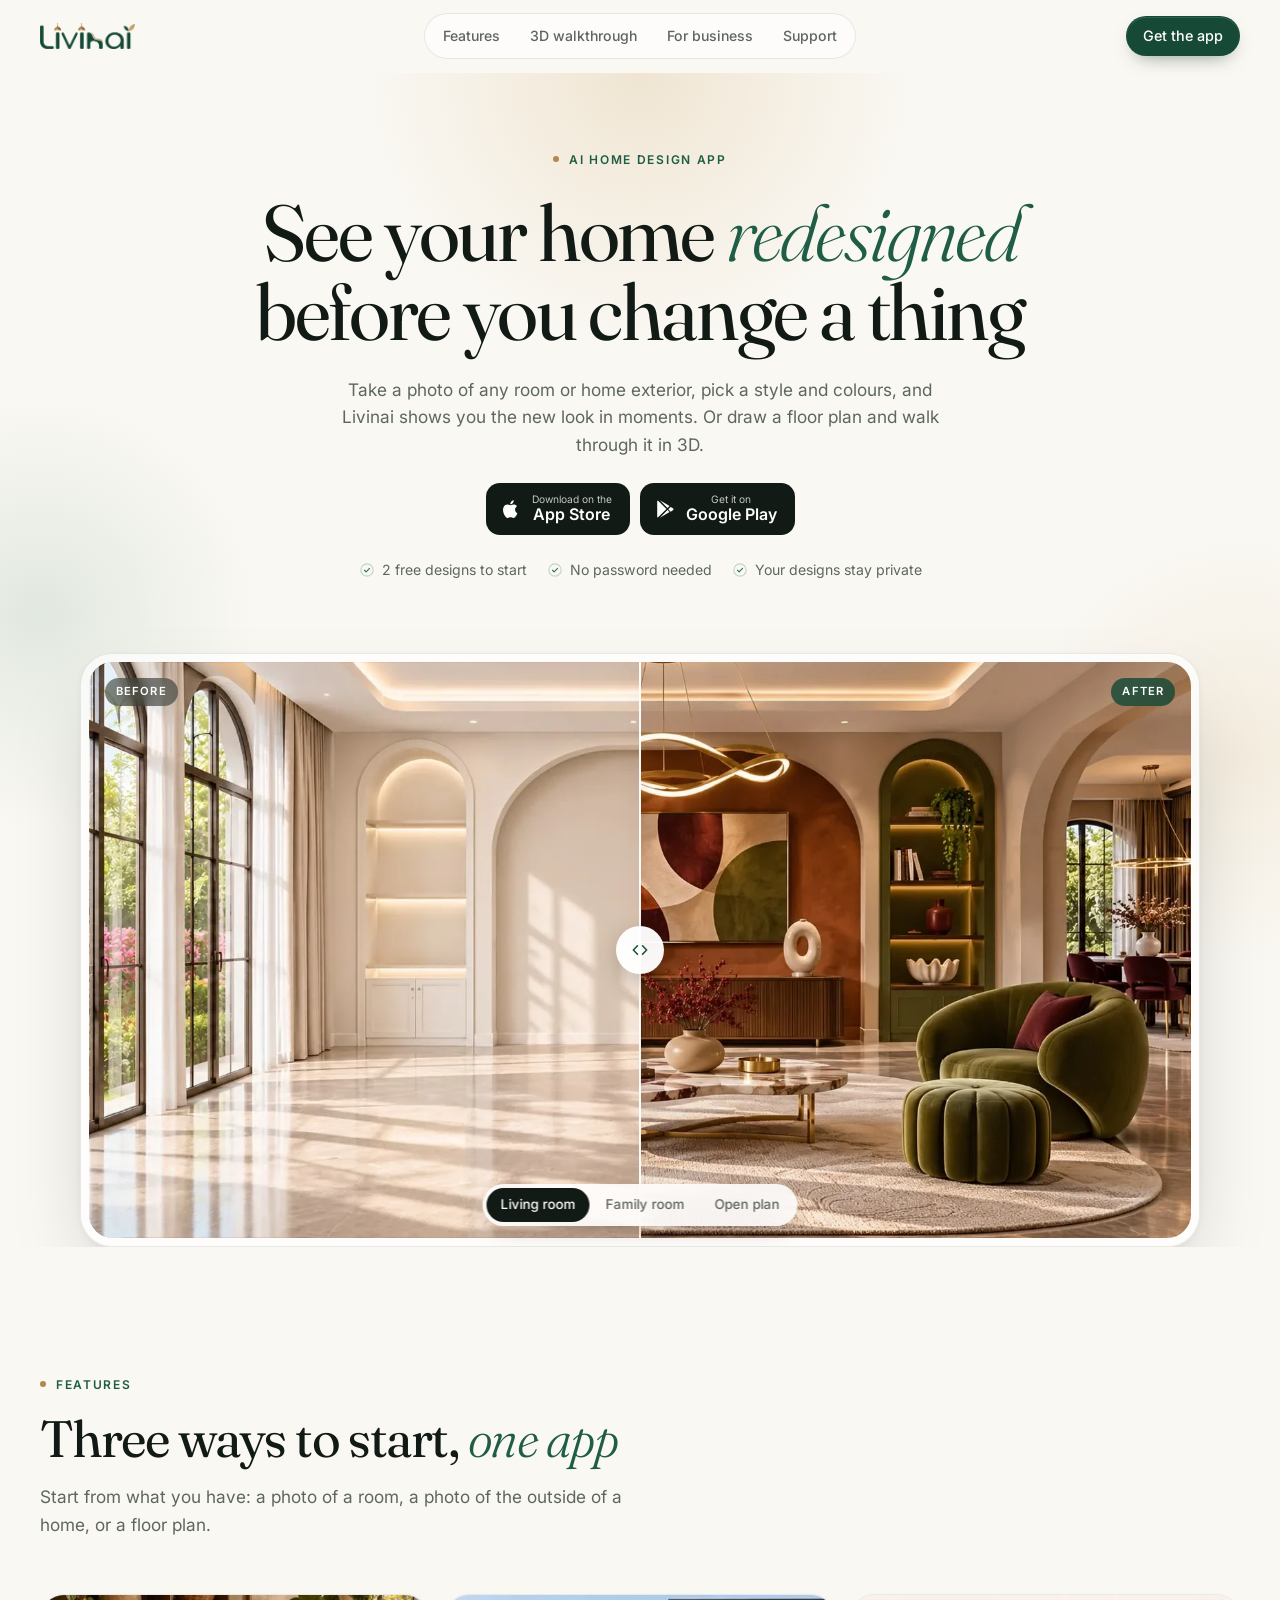
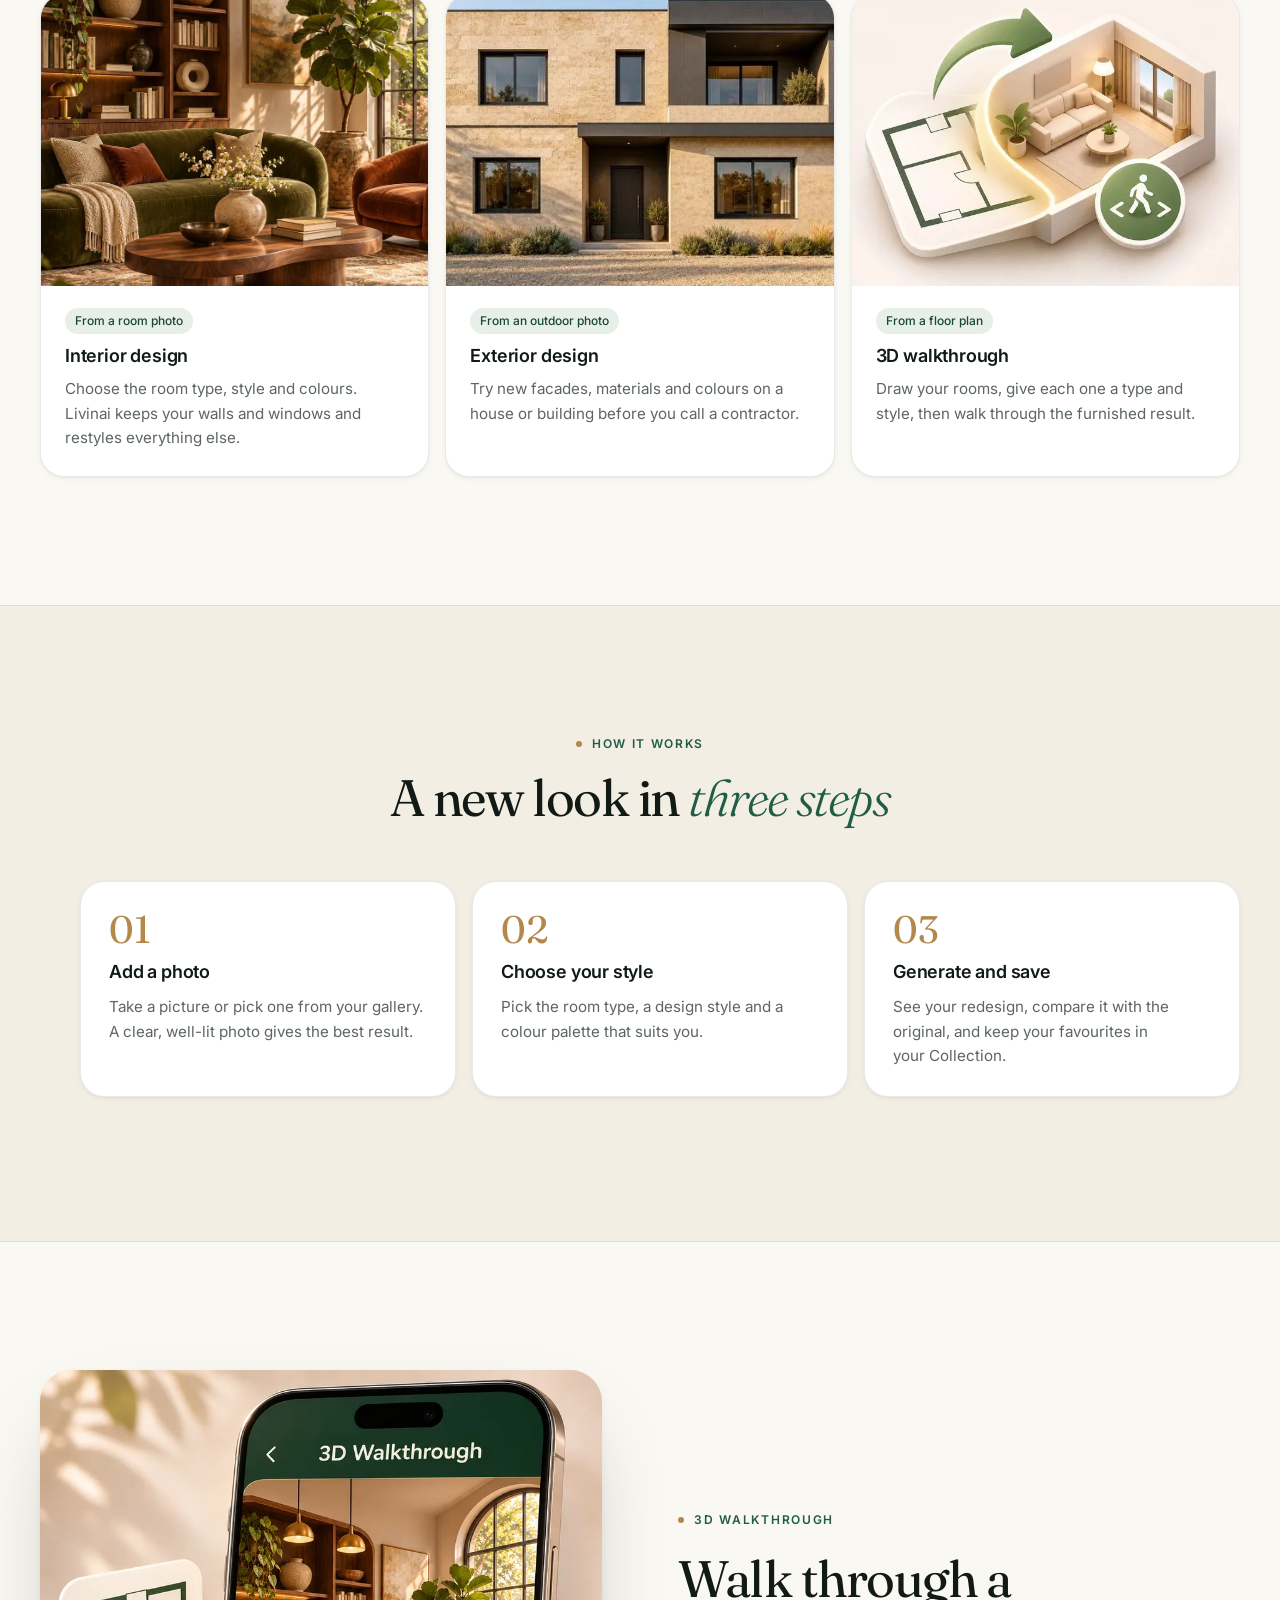
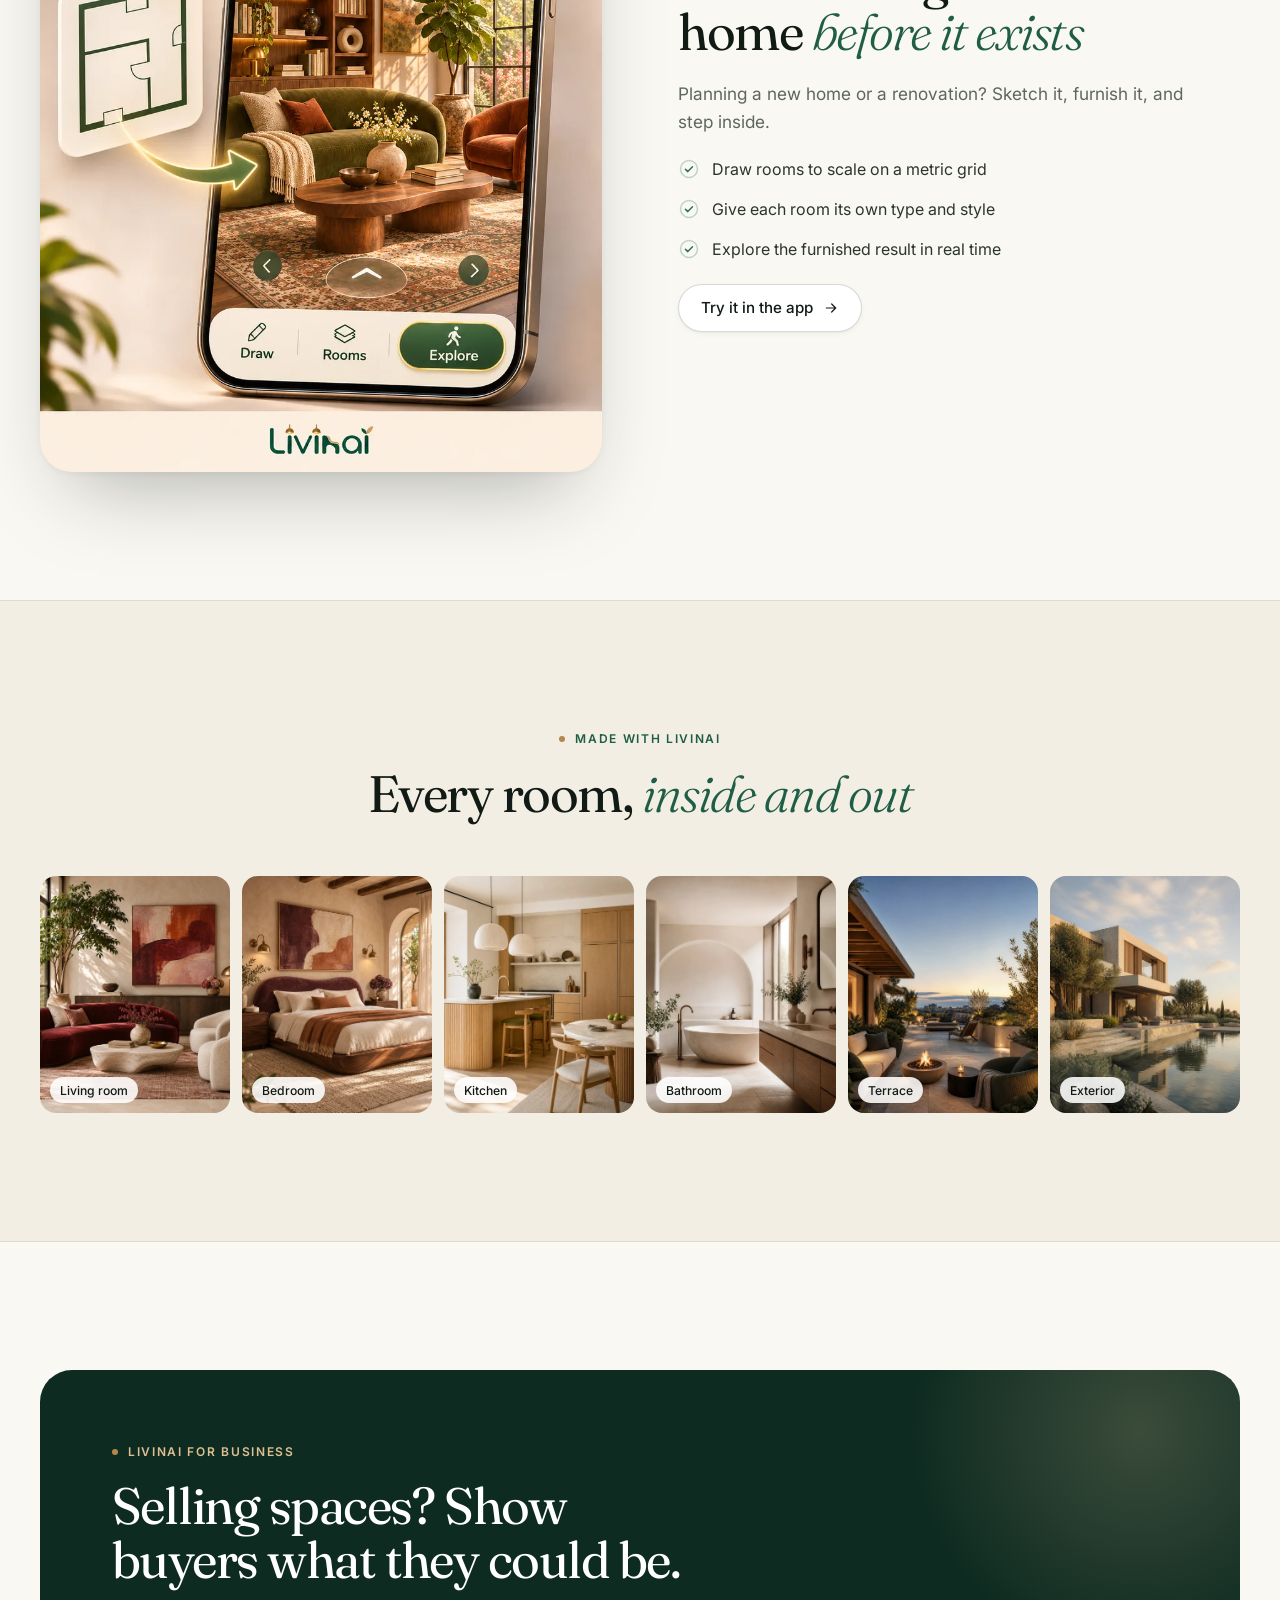
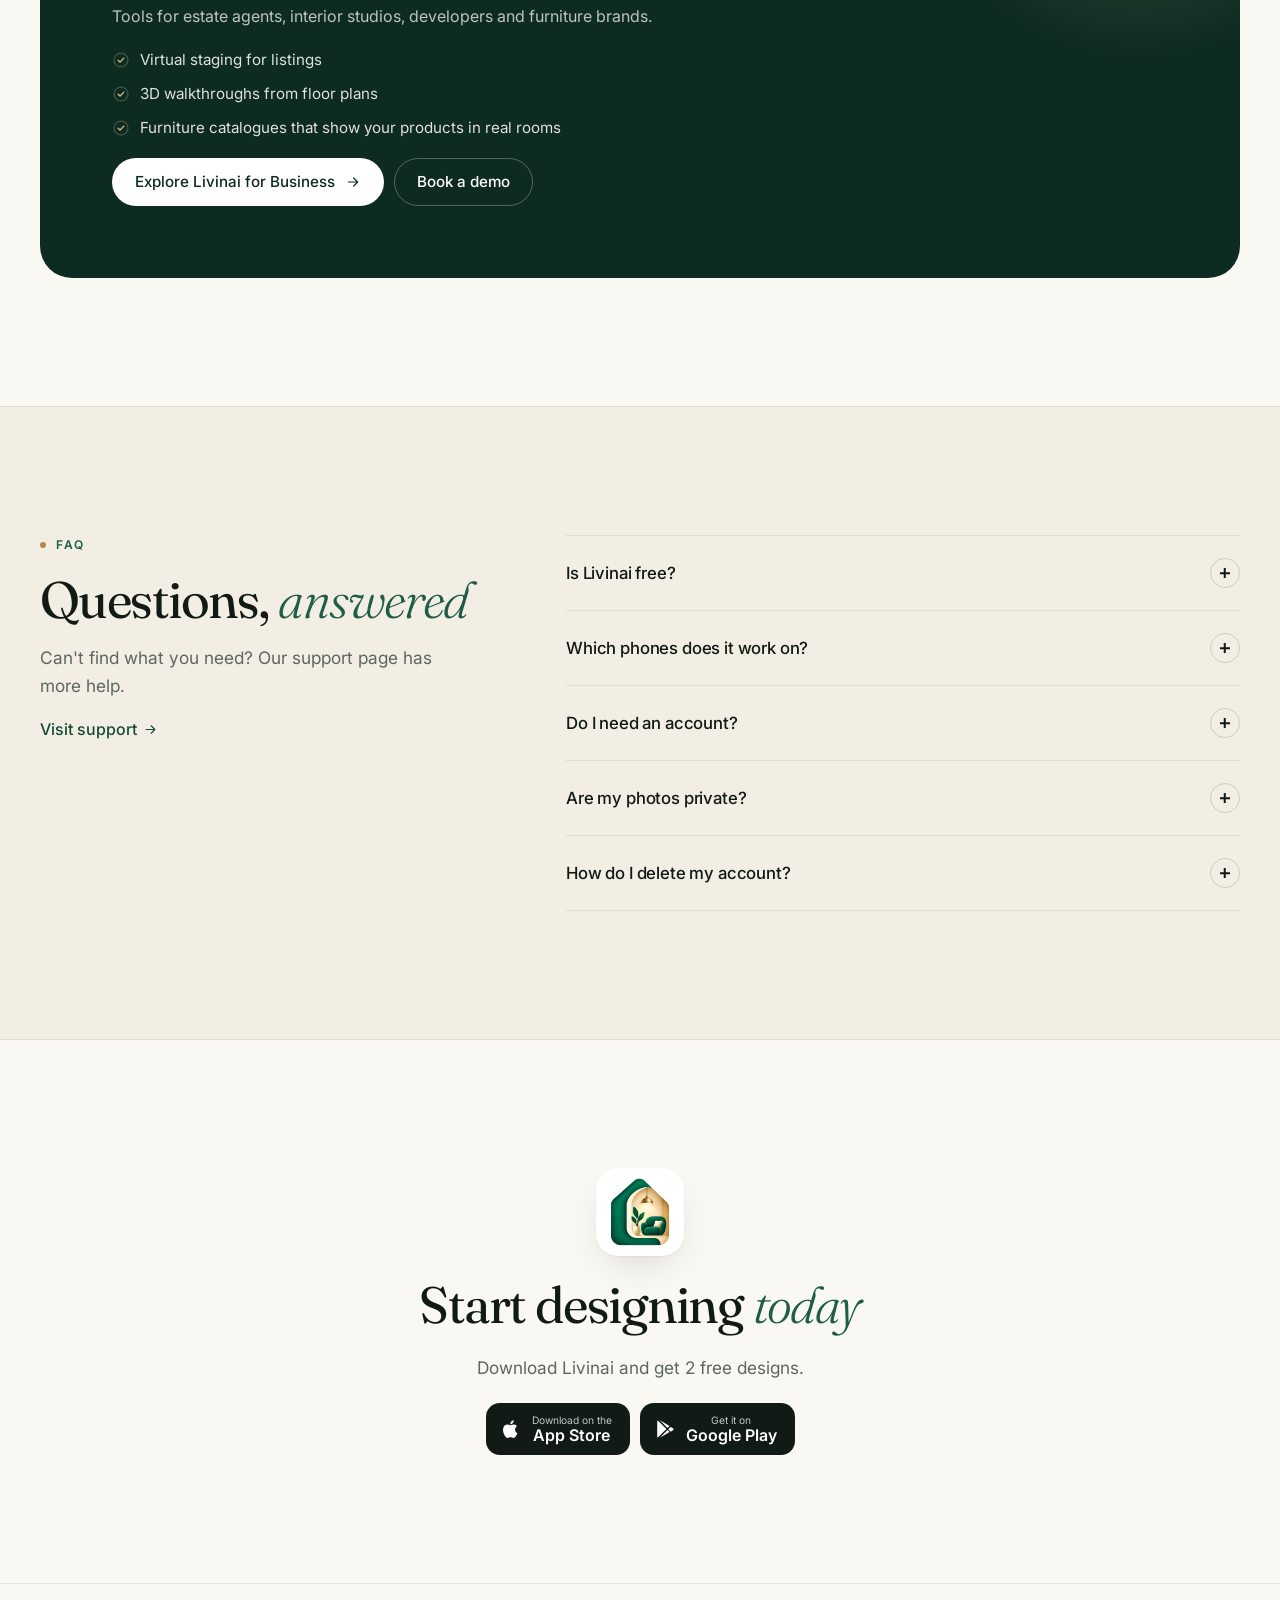
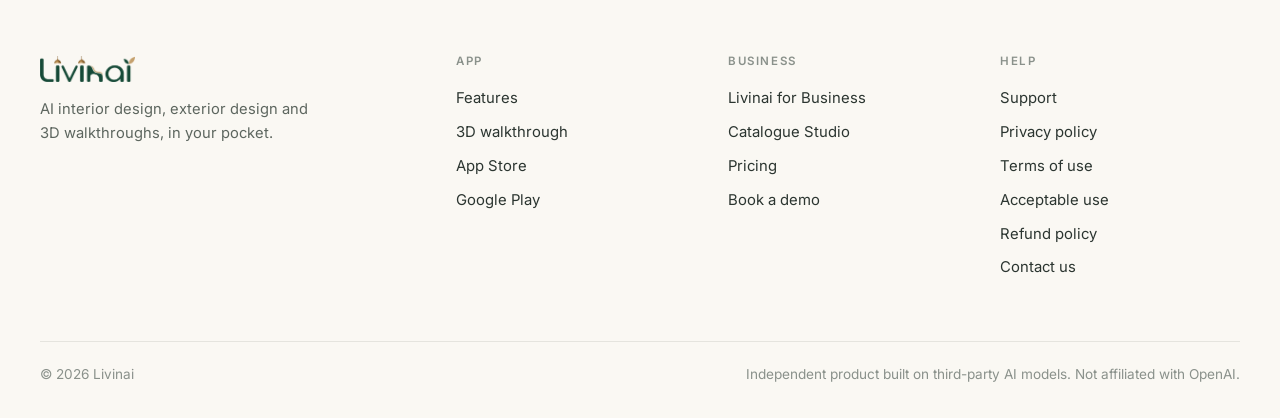
<file: index.html>
<!doctype html>
<html lang="en">
<head>
<meta charset="utf-8">
<meta name="viewport" content="width=device-width, initial-scale=1">
<title>Livinai: AI interior and exterior design app</title>
<meta name="description" content="Redesign any room or home exterior from one photo, or draw a floor plan and walk through it in 3D. Livinai is the AI home design app for iPhone and Android.">
<meta name="google-site-verification" content="-CA9lM7yBlSuKU8desbEKLCvKZhcLF6pDLpUi4Rvw5c">
<meta name="theme-color" content="#FAF8F3">
<link rel="canonical" href="https://livinai.app/">
<meta property="og:type" content="website">
<meta property="og:site_name" content="Livinai">
<meta property="og:title" content="Livinai: AI interior and exterior design app">
<meta property="og:description" content="Redesign any room from one photo, or walk through your floor plan in 3D.">
<meta property="og:url" content="https://livinai.app/">
<meta property="og:image" content="https://livinai.app/assets/img/og.jpg">
<meta property="og:image:width" content="1200">
<meta property="og:image:height" content="630">
<meta name="twitter:card" content="summary_large_image">
<link rel="icon" href="/favicon.ico" sizes="any">
<link rel="icon" type="image/png" sizes="32x32" href="/favicon-32.png">
<link rel="apple-touch-icon" href="/apple-touch-icon.png">
<link rel="manifest" href="/site.webmanifest">
<link rel="preconnect" href="https://fonts.googleapis.com">
<link rel="preconnect" href="https://fonts.gstatic.com" crossorigin>
<link href="https://fonts.googleapis.com/css2?family=Fraunces:ital,opsz,wght@0,9..144,300..600;1,9..144,300..500&family=Inter:wght@400;500;600&display=swap" rel="stylesheet">
<link rel="preload" as="image" href="/business/img/sweden-after.webp">
<link rel="stylesheet" href="/assets/site.css">
<style>
.hero{position:relative;padding:clamp(40px,6vw,80px) 0 0;overflow:hidden}
.hero-copy{position:relative;display:grid;justify-items:center;text-align:center;gap:24px;max-width:900px;margin:0 auto}
.hero .lede{text-align:center}
.hero .stores{justify-content:center}
.assure{display:flex;flex-wrap:wrap;justify-content:center;gap:6px 20px;font-size:.88rem;color:var(--muted)}
.assure span{display:inline-flex;align-items:center;gap:7px}
.assure svg{width:16px;height:16px;color:var(--green-3)}
.stage-wrap{position:relative;max-width:1120px;margin:clamp(44px,6vw,72px) auto 0}

.modes{display:grid;grid-template-columns:repeat(3,1fr);gap:16px}
.mode{display:grid;grid-template-rows:auto 1fr;overflow:hidden;text-decoration:none}
.mode figure{margin:0;aspect-ratio:4/3;overflow:hidden;background:var(--bg-3)}
.mode figure img{width:100%;height:100%;object-fit:cover;transition:transform .8s var(--ease)}
.mode:hover figure img{transform:scale(1.04)}
.mode .body{display:grid;gap:10px;align-content:start;padding:22px 24px 26px}
.mode .body p{color:var(--muted);font-size:.95rem}
.mode .tag{justify-self:start;display:inline-flex;align-items:center;height:26px;padding:0 10px;border-radius:999px;font-size:.75rem;font-weight:500;background:var(--sage);color:var(--green)}
@media (max-width:900px){ .modes{grid-template-columns:1fr} .mode{grid-template-columns:1fr 1.2fr;grid-template-rows:none} .mode figure{aspect-ratio:auto;height:100%} }
@media (max-width:600px){ .mode{grid-template-columns:1fr} .mode figure{aspect-ratio:16/10} }

.steps{display:grid;grid-template-columns:repeat(3,1fr);gap:16px;counter-reset:s}
.step{position:relative;padding:28px;display:grid;gap:12px;align-content:start}
.step::before{counter-increment:s;content:counter(s,decimal-leading-zero);font-family:var(--serif);font-size:2.4rem;line-height:1;color:var(--gold)}
.step p{color:var(--muted);font-size:.95rem}
@media (max-width:900px){ .steps{grid-template-columns:1fr} }

.split{display:grid;grid-template-columns:1fr 1fr;gap:clamp(40px,6vw,88px);align-items:center}
.split .media{border-radius:var(--r-xl);overflow:hidden;box-shadow:var(--sh-3);background:var(--bg-3)}
.split .media img{width:100%;height:auto}
.split .copy{display:grid;gap:22px;justify-items:start}
.ticks{display:grid;gap:14px}
.ticks li{display:flex;gap:12px;align-items:flex-start;color:var(--ink-2)}
.ticks svg{width:22px;height:22px;flex:none;color:var(--green-3);margin-top:1px}
@media (max-width:900px){ .split{grid-template-columns:1fr} .split .media{max-width:480px} }

.gallery{display:grid;grid-template-columns:repeat(6,minmax(0,1fr));gap:12px}
.gallery figure{margin:0;position:relative;border-radius:var(--r-md);overflow:hidden;aspect-ratio:4/5;background:var(--bg-3)}
.gallery img{width:100%;height:100%;object-fit:cover}
.gallery figcaption{position:absolute;left:10px;bottom:10px;height:26px;display:flex;align-items:center;padding:0 10px;border-radius:999px;background:rgba(255,255,255,.88);font-size:.76rem;font-weight:500;color:var(--ink)}
@media (max-width:1000px){ .gallery{grid-template-columns:repeat(3,1fr)} }
@media (max-width:560px){ .gallery{grid-template-columns:repeat(2,1fr)} }

.biz{display:grid;grid-template-columns:1.2fr .8fr;gap:32px;align-items:center}
.biz .copy{display:grid;gap:18px;justify-items:start}
.biz ul{display:grid;gap:10px}
.biz li{display:flex;gap:10px;align-items:center;color:rgba(255,255,255,.86);font-size:.95rem}
.biz li svg{width:18px;height:18px;color:var(--gold-2);flex:none}
.biz .acts{display:flex;flex-wrap:wrap;gap:10px}
@media (max-width:860px){ .biz{grid-template-columns:1fr} }

.faq-grid{display:grid;grid-template-columns:.8fr 1.2fr;gap:clamp(40px,6vw,96px);align-items:start}
.faq-side{position:sticky;top:110px;display:grid;gap:18px;justify-items:start}
@media (max-width:860px){ .faq-grid{grid-template-columns:1fr} .faq-side{position:static} }

.get{display:grid;justify-items:center;text-align:center;gap:22px}
.get img.appicon{width:88px;height:88px;border-radius:22px;background:#fff;padding:8px;box-shadow:var(--sh-2)}
.get .stores{justify-content:center}
</style>
</head>
<body>
<svg width="0" height="0" style="position:absolute" aria-hidden="true">
  <defs>
    <symbol id="i-arrow" viewBox="0 0 24 24" fill="none" stroke="currentColor" stroke-width="1.8" stroke-linecap="round" stroke-linejoin="round"><path d="M5 12h14M13 6l6 6-6 6"/></symbol>
    <symbol id="i-chev" viewBox="0 0 24 24" fill="none" stroke="currentColor" stroke-width="1.8" stroke-linecap="round" stroke-linejoin="round"><path d="m9 6 6 6-6 6"/></symbol>
    <symbol id="i-menu" viewBox="0 0 24 24" fill="none" stroke="currentColor" stroke-width="1.8" stroke-linecap="round"><path d="M4 8h16M4 16h16"/></symbol>
    <symbol id="i-check" viewBox="0 0 24 24" fill="none" stroke="currentColor" stroke-width="1.7" stroke-linecap="round" stroke-linejoin="round"><circle cx="12" cy="12" r="9.25" opacity=".28"/><path d="m8.2 12.4 2.5 2.4 5.1-5.3"/></symbol>
    <symbol id="i-drag" viewBox="0 0 24 24" fill="none" stroke="currentColor" stroke-width="1.8" stroke-linecap="round" stroke-linejoin="round"><path d="m9 7-5 5 5 5M15 7l5 5-5 5"/></symbol>
    <symbol id="i-apple" viewBox="0 0 24 24" fill="currentColor"><path d="M16.4 12.6c0-2.4 2-3.6 2.1-3.7-1.1-1.7-2.9-1.9-3.5-1.9-1.5-.2-2.9.9-3.7.9-.8 0-1.9-.9-3.2-.8-1.6 0-3.1 1-4 2.4-1.7 3-.4 7.4 1.2 9.8.8 1.2 1.8 2.5 3 2.4 1.2 0 1.7-.8 3.2-.8s1.9.8 3.2.8 2.1-1.2 2.9-2.4c.9-1.4 1.3-2.7 1.3-2.8 0 0-2.5-1-2.5-3.9ZM14 5.5c.7-.8 1.1-1.9 1-3-1 0-2.1.7-2.8 1.5-.6.7-1.2 1.8-1 2.9 1.1.1 2.1-.6 2.8-1.4Z"/></symbol>
    <symbol id="i-play" viewBox="0 0 24 24" fill="currentColor"><path d="M4.2 2.6 13.6 12l-9.4 9.4c-.4-.2-.7-.7-.7-1.2V3.8c0-.5.3-1 .7-1.2Zm10.5 10.5 2.3 2.3-10.6 6.1 8.3-8.4Zm3.4-3.3 2.6 1.5c.8.5.8 1.6 0 2.1l-2.6 1.5-2.5-2.5 2.5-2.6ZM6.4 2.5 17 8.6l-2.3 2.3-8.3-8.4Z"/></symbol>
  </defs>
</svg>

<a class="skip" href="#main">Skip to content</a>

<header class="hdr">
  <div class="wrap hdr-in">
    <a class="brand" href="/" aria-label="Livinai home"><img src="/assets/img/wordmark.png" alt="Livinai" width="96" height="26"></a>
    <nav class="nav" aria-label="Main">
      <a href="/#features">Features</a>
      <a href="/#walkthrough">3D walkthrough</a>
      <a href="/business/">For business</a>
      <a href="/support/">Support</a>
    </nav>
    <div class="hdr-cta">
      <a class="btn btn-primary btn-sm" href="#download">Get the app</a>
      <button class="menu-btn" id="menuBtn" type="button" aria-label="Open menu" aria-expanded="false" aria-controls="mnav"><svg><use href="#i-menu"/></svg></button>
    </div>
  </div>
  <nav class="mnav" id="mnav" aria-label="Mobile">
    <a href="/#features">Features <svg><use href="#i-chev"/></svg></a>
    <a href="/#walkthrough">3D walkthrough <svg><use href="#i-chev"/></svg></a>
    <a href="/business/">For business <svg><use href="#i-chev"/></svg></a>
    <a href="/support/">Support <svg><use href="#i-chev"/></svg></a>
    <a class="btn btn-primary" href="#download">Get the app</a>
  </nav>
</header>

<main id="main">

<!-- Hero -->
<section class="hero">
  <div class="glow" aria-hidden="true"><i></i><i></i><i></i></div>
  <div class="wrap">
    <div class="hero-copy">
      <span class="eyebrow">AI home design app</span>
      <h1>See your home <em class="accent">redesigned</em> before you change a thing</h1>
      <p class="lede">Take a photo of any room or home exterior, pick a style and colours, and Livinai shows you the new look in moments. Or draw a floor plan and walk through it in 3D.</p>
      <div class="stores">
        <a class="store" href="https://apps.apple.com/app/id6800486898" rel="noopener"><svg><use href="#i-apple"/></svg><span><small>Download on the</small><b>App Store</b></span></a>
        <a class="store" href="https://play.google.com/store/apps/details?id=com.livinai.app" rel="noopener"><svg><use href="#i-play"/></svg><span><small>Get it on</small><b>Google Play</b></span></a>
      </div>
      <div class="assure">
        <span><svg><use href="#i-check"/></svg>2 free designs to start</span>
        <span><svg><use href="#i-check"/></svg>No password needed</span>
        <span><svg><use href="#i-check"/></svg>Your designs stay private</span>
      </div>
    </div>

    <div class="stage-wrap">
      <div class="stage">
        <div class="ba" id="heroBa" data-ba>
          <img class="after" src="/business/img/arches-after.webp" alt="The same arched hall furnished with a curved cream sofa, olive velvet chair and marble table" width="1600" height="900" fetchpriority="high">
          <img class="before" src="/business/img/arches-before.webp" alt="An empty hall with arched windows and lit niches" width="1600" height="900">
          <span class="lbl l">Before</span><span class="lbl r">After</span>
          <span class="line" aria-hidden="true"></span>
          <span class="knob" aria-hidden="true"><svg><use href="#i-drag"/></svg></span>
          <input type="range" min="0" max="100" value="50" aria-label="Drag to compare before and after">
        </div>
        <div class="switch" role="group" aria-label="Choose an example" data-switch="#heroBa">
          <button type="button" aria-pressed="true" data-before="/business/img/arches-before.webp" data-before-alt="An empty hall with arched windows and lit niches" data-after="/business/img/arches-after.webp" data-after-alt="The same arched hall furnished with a curved cream sofa, olive velvet chair and marble table">Living room</button>
          <button type="button" aria-pressed="false" data-before="/business/img/us-before.webp" data-before-alt="An empty family room with bay windows" data-after="/business/img/us-after.webp" data-after-alt="The same family room with soft sofas and a stone coffee table">Family room</button>
          <button type="button" aria-pressed="false" data-before="/business/img/dubai-before.webp" data-before-alt="An empty double-height open-plan space" data-after="/business/img/dubai-after.webp" data-after-alt="The same open-plan space furnished with curved sofas">Open plan</button>
        </div>
      </div>
    </div>
  </div>
</section>

<!-- Features -->
<section class="sec" id="features">
  <div class="wrap">
    <div class="sec-head reveal">
      <span class="eyebrow">Features</span>
      <h2>Three ways to start, <em class="accent">one app</em></h2>
      <p class="lede">Start from what you have: a photo of a room, a photo of the outside of a home, or a floor plan.</p>
    </div>
    <div class="modes">
      <article class="card mode reveal">
        <figure><img src="/business/img/living-olive.webp" alt="A redesigned living room with an olive velvet sofa and walnut shelves" width="900" height="1125" loading="lazy"></figure>
        <div class="body"><span class="tag">From a room photo</span><h3>Interior design</h3><p>Choose the room type, style and colours. Livinai keeps your walls and windows and restyles everything else.</p></div>
      </article>
      <article class="card mode reveal">
        <figure><img src="/business/img/exterior.webp" alt="A modern two-storey home exterior in light stone" width="600" height="340" loading="lazy"></figure>
        <div class="body"><span class="tag">From an outdoor photo</span><h3>Exterior design</h3><p>Try new facades, materials and colours on a house or building before you call a contractor.</p></div>
      </article>
      <article class="card mode reveal">
        <figure><img src="/business/img/plan-to-3d.webp" alt="A floor plan turning into a furnished 3D room" width="840" height="486" loading="lazy"></figure>
        <div class="body"><span class="tag">From a floor plan</span><h3>3D walkthrough</h3><p>Draw your rooms, give each one a type and style, then walk through the furnished result.</p></div>
      </article>
    </div>
  </div>
</section>

<!-- How it works -->
<section class="sec tint" id="how">
  <div class="wrap">
    <div class="sec-head center reveal">
      <span class="eyebrow">How it works</span>
      <h2>A new look in <em class="accent">three steps</em></h2>
    </div>
    <ol class="clean steps">
      <li class="card step reveal"><h3>Add a photo</h3><p>Take a picture or pick one from your gallery. A clear, well-lit photo gives the best result.</p></li>
      <li class="card step reveal"><h3>Choose your style</h3><p>Pick the room type, a design style and a colour palette that suits you.</p></li>
      <li class="card step reveal"><h3>Generate and save</h3><p>See your redesign, compare it with the original, and keep your favourites in your Collection.</p></li>
    </ol>
  </div>
</section>

<!-- 3D walkthrough -->
<section class="sec" id="walkthrough">
  <div class="wrap split">
    <div class="media reveal"><img src="/business/img/walkthrough-app.webp" alt="The Livinai app showing a 3D walkthrough of a furnished living room" width="900" height="1024" loading="lazy"></div>
    <div class="copy reveal">
      <span class="eyebrow">3D walkthrough</span>
      <h2>Walk through a home <em class="accent">before it exists</em></h2>
      <p class="lede">Planning a new home or a renovation? Sketch it, furnish it, and step inside.</p>
      <ul class="clean ticks">
        <li><svg><use href="#i-check"/></svg>Draw rooms to scale on a metric grid</li>
        <li><svg><use href="#i-check"/></svg>Give each room its own type and style</li>
        <li><svg><use href="#i-check"/></svg>Explore the furnished result in real time</li>
      </ul>
      <a class="btn btn-secondary" href="#download">Try it in the app <svg class="arr"><use href="#i-arrow"/></svg></a>
    </div>
  </div>
</section>

<!-- Gallery -->
<section class="sec tint" id="gallery">
  <div class="wrap">
    <div class="sec-head center reveal">
      <span class="eyebrow">Made with Livinai</span>
      <h2>Every room, <em class="accent">inside and out</em></h2>
    </div>
    <div class="gallery reveal">
      <figure><img src="/business/img/living-burgundy.webp" alt="Living room with a curved burgundy velvet sofa and abstract art" width="900" height="1125" loading="lazy"><figcaption>Living room</figcaption></figure>
      <figure><img src="/business/img/bedroom-walnut.webp" alt="Warm bedroom with a walnut bed and plum velvet headboard" width="900" height="1125" loading="lazy"><figcaption>Bedroom</figcaption></figure>
      <figure><img src="/business/img/scene-kitchen.webp" alt="Light wood kitchen with an island" width="900" height="1125" loading="lazy"><figcaption>Kitchen</figcaption></figure>
      <figure><img src="/business/img/scene-bathroom.webp" alt="Bathroom with a freestanding bathtub" width="900" height="1125" loading="lazy"><figcaption>Bathroom</figcaption></figure>
      <figure><img src="/business/img/scene-terrace.webp" alt="Rooftop terrace with a fire pit at sunset" width="900" height="1125" loading="lazy"><figcaption>Terrace</figcaption></figure>
      <figure><img src="/business/img/scene-villa.webp" alt="Modern villa exterior with a pool" width="900" height="1125" loading="lazy"><figcaption>Exterior</figcaption></figure>
    </div>
  </div>
</section>

<!-- Business -->
<section class="sec" id="business">
  <div class="wrap">
    <div class="band biz reveal">
      <div class="copy">
        <span class="eyebrow">Livinai for Business</span>
        <h2>Selling spaces? Show buyers what they could be.</h2>
        <p>Tools for estate agents, interior studios, developers and furniture brands.</p>
        <ul class="clean">
          <li><svg><use href="#i-check"/></svg>Virtual staging for listings</li>
          <li><svg><use href="#i-check"/></svg>3D walkthroughs from floor plans</li>
          <li><svg><use href="#i-check"/></svg>Furniture catalogues that show your products in real rooms</li>
        </ul>
        <div class="acts">
          <a class="btn btn-light" href="/business/">Explore Livinai for Business <svg class="arr"><use href="#i-arrow"/></svg></a>
          <a class="btn btn-ghost-d" href="/business/#demo">Book a demo</a>
        </div>
      </div>
    </div>
  </div>
</section>

<!-- FAQ -->
<section class="sec tint" id="faq">
  <div class="wrap faq-grid">
    <div class="faq-side reveal">
      <span class="eyebrow">FAQ</span>
      <h2>Questions, <em class="accent">answered</em></h2>
      <p class="lede">Can't find what you need? Our support page has more help.</p>
      <a class="link" href="/support/">Visit support <svg><use href="#i-arrow"/></svg></a>
    </div>
    <div class="faq reveal">
      <details><summary>Is Livinai free?<span class="pm" aria-hidden="true"></span></summary><div class="ans"><p>Every new account gets <strong>2 free designs</strong>. After that, you can subscribe to Livinai Pro, buy coins, or earn coins by watching a short ad.</p></div></details>
      <details><summary>Which phones does it work on?<span class="pm" aria-hidden="true"></span></summary><div class="ans"><p>Livinai is available for iPhone on the <a href="https://apps.apple.com/app/id6800486898" rel="noopener">App Store</a> and for Android on <a href="https://play.google.com/store/apps/details?id=com.livinai.app" rel="noopener">Google Play</a>.</p></div></details>
      <details><summary>Do I need an account?<span class="pm" aria-hidden="true"></span></summary><div class="ans"><p>Yes, so your designs are saved. Sign in with Apple or Google. There is no password to remember.</p></div></details>
      <details><summary>Are my photos private?<span class="pm" aria-hidden="true"></span></summary><div class="ans"><p>Yes. Your photos and designs are private to your account unless you choose to share or export them. Read our <a href="/privacy/">privacy policy</a> for details.</p></div></details>
      <details><summary>How do I delete my account?<span class="pm" aria-hidden="true"></span></summary><div class="ans"><p>In the app, open <strong>Profile → Account → Delete Account</strong>. Deleting your account does not cancel an App Store subscription. Cancel that in your Apple account settings.</p></div></details>
    </div>
  </div>
</section>

<!-- Download -->
<section class="sec" id="download">
  <div class="wrap narrow get reveal">
    <img class="appicon" src="/assets/img/icon.png" alt="" width="88" height="88">
    <h2>Start designing <em class="accent">today</em></h2>
    <p class="lede">Download Livinai and get 2 free designs.</p>
    <div class="stores">
      <a class="store" href="https://apps.apple.com/app/id6800486898" rel="noopener"><svg><use href="#i-apple"/></svg><span><small>Download on the</small><b>App Store</b></span></a>
      <a class="store" href="https://play.google.com/store/apps/details?id=com.livinai.app" rel="noopener"><svg><use href="#i-play"/></svg><span><small>Get it on</small><b>Google Play</b></span></a>
    </div>
  </div>
</section>

</main>

<footer class="ftr">
  <div class="wrap">
    <div class="ftr-grid">
      <div><img class="logo" src="/assets/img/wordmark.png" alt="Livinai" width="96" height="26"><p>AI interior design, exterior design and 3D walkthroughs, in your pocket.</p></div>
      <div><h2>App</h2><ul class="clean"><li><a href="/#features">Features</a></li><li><a href="/#walkthrough">3D walkthrough</a></li><li><a href="https://apps.apple.com/app/id6800486898" rel="noopener">App Store</a></li><li><a href="https://play.google.com/store/apps/details?id=com.livinai.app" rel="noopener">Google Play</a></li></ul></div>
      <div><h2>Business</h2><ul class="clean"><li><a href="/business/">Livinai for Business</a></li><li><a href="/business/#catalogue">Catalogue Studio</a></li><li><a href="/business/#pricing">Pricing</a></li><li><a href="/business/#demo">Book a demo</a></li></ul></div>
      <div><h2>Help</h2><ul class="clean"><li><a href="/support/">Support</a></li><li><a href="/privacy/">Privacy policy</a></li><li><a href="/terms/">Terms of use</a></li><li><a href="/acceptable-use/">Acceptable use</a></li><li><a href="/refunds/">Refund policy</a></li><li><a href="mailto:hello@livinai.app">Contact us</a></li></ul></div>
    </div>
    <div class="ftr-bottom"><span>© <span data-year>2026</span> Livinai</span><span>Independent product built on third-party AI models. Not affiliated with OpenAI.</span></div>
  </div>
</footer>

<script src="/assets/site.js" defer></script>
</body>
</html>
</file>
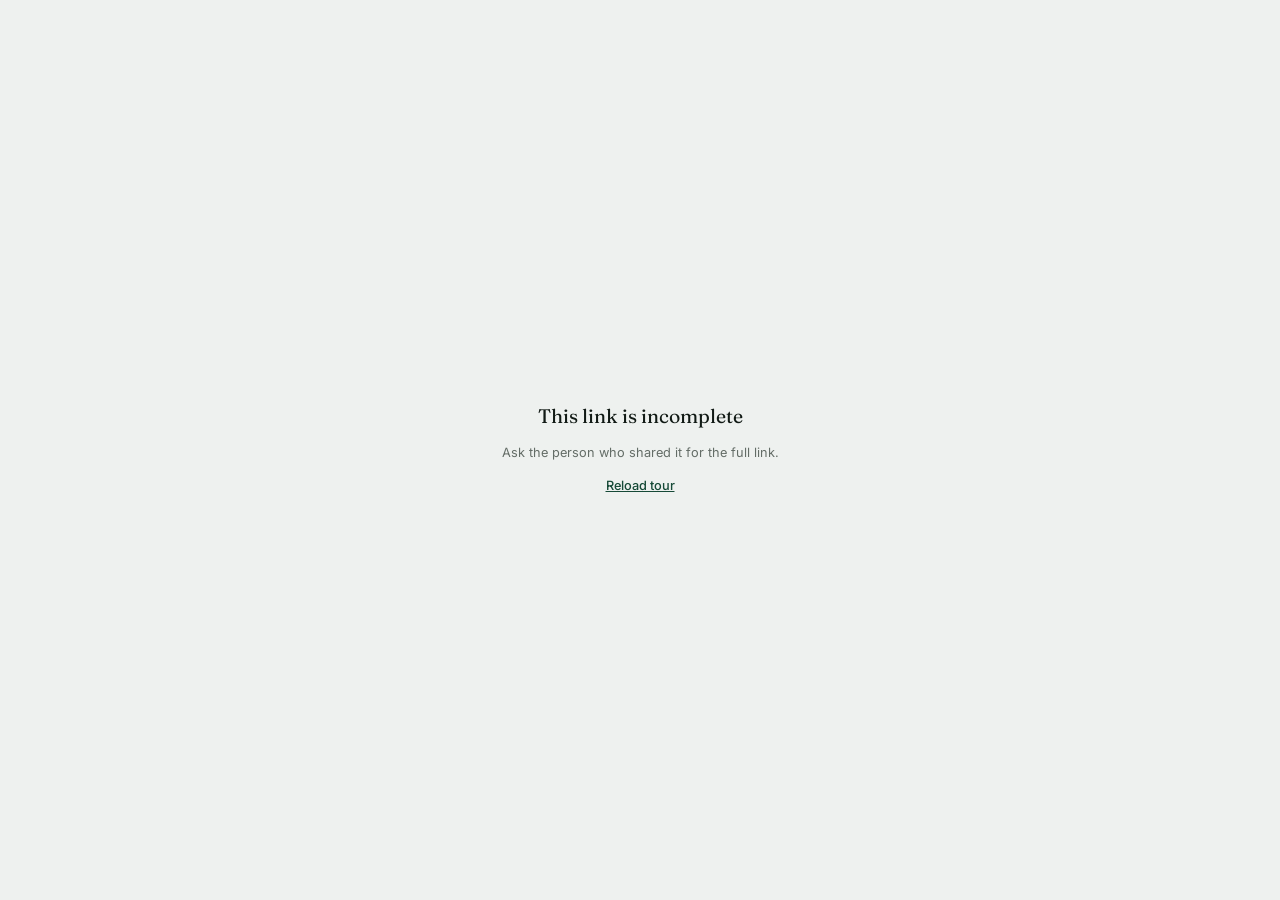
<file: 3d/index.html>
<!doctype html>
<html lang="en">
<head>
<meta charset="utf-8">
<meta name="viewport" content="width=device-width, initial-scale=1, viewport-fit=cover">
<title>3D tour</title>
<meta name="description" content="Walk through this home in 3D, in your browser.">
<meta name="robots" content="noindex">
<meta name="theme-color" content="#111a15">
<link rel="icon" href="/favicon.ico" sizes="any">
<link rel="icon" type="image/png" sizes="32x32" href="/favicon-32.png">
<link rel="apple-touch-icon" href="/apple-touch-icon.png">
<link rel="preconnect" href="https://fonts.googleapis.com">
<link rel="preconnect" href="https://fonts.gstatic.com" crossorigin>
<link href="https://fonts.googleapis.com/css2?family=Fraunces:opsz,wght@9..144,400&family=Inter:wght@400;500;600&display=swap" rel="stylesheet">
<style>
:root{--accent:#164a37;--ink:#111a15;--muted:#646d67;--glass:rgba(255,255,255,.9);--line:rgba(17,26,21,.1);--sans:"Inter",system-ui,-apple-system,"Segoe UI",sans-serif;--serif:"Fraunces",Georgia,serif}
*{box-sizing:border-box}
[hidden]{display:none!important}
html,body{margin:0;height:100%;overflow:hidden;background:#c9d5d8;color:var(--ink);font:15px/1.5 var(--sans);-webkit-font-smoothing:antialiased}
button,select{font:inherit;color:inherit}
:focus-visible{outline:2px solid var(--accent);outline-offset:2px}
#view{position:fixed;inset:0;width:100%;height:100%;border:0;display:block}
.bar{position:fixed;left:12px;right:12px;top:max(12px,env(safe-area-inset-top));display:flex;align-items:center;justify-content:space-between;gap:12px;pointer-events:none;z-index:5}
.chip{pointer-events:auto;display:flex;align-items:center;gap:12px;min-height:48px;padding:6px 16px 6px 8px;border-radius:16px;background:var(--glass);backdrop-filter:blur(14px);-webkit-backdrop-filter:blur(14px);box-shadow:0 8px 24px -12px rgba(0,0,0,.35);max-width:calc(100% - 60px);min-width:0}
.chip > span{min-width:0}
.chip small{white-space:nowrap;overflow:hidden;text-overflow:ellipsis}
.chip img{height:30px;width:auto;max-width:120px;object-fit:contain}
.chip .mono{width:34px;height:34px;border-radius:10px;display:grid;place-items:center;background:var(--accent);color:#fff;font-weight:600}
.chip b{display:block;font-family:var(--serif);font-weight:400;font-size:1.15rem;line-height:1.15;white-space:nowrap;overflow:hidden;text-overflow:ellipsis}
.chip small{display:block;color:var(--muted);font-size:.78rem}
.ibtn{pointer-events:auto;width:44px;height:44px;border-radius:14px;border:0;background:var(--glass);backdrop-filter:blur(14px);-webkit-backdrop-filter:blur(14px);box-shadow:0 8px 24px -12px rgba(0,0,0,.35);display:grid;place-items:center;cursor:pointer}
.ibtn svg{width:20px;height:20px}
.dock{position:fixed;left:50%;bottom:max(14px,env(safe-area-inset-bottom));transform:translateX(-50%);display:flex;flex-wrap:wrap;justify-content:center;align-items:center;gap:8px;padding:6px;border-radius:20px;background:var(--glass);backdrop-filter:blur(14px);-webkit-backdrop-filter:blur(14px);box-shadow:0 12px 32px -12px rgba(0,0,0,.4);z-index:5;width:max-content;max-width:calc(100% - 24px)}
.seg{display:flex;gap:2px;padding:3px;border-radius:14px;background:rgba(17,26,21,.06)}
.seg button{height:38px;padding:0 14px;border:0;border-radius:11px;background:transparent;font-weight:500;color:var(--muted);cursor:pointer;white-space:nowrap}
.seg button[aria-pressed="true"]{background:var(--accent);color:#fff}
.seg .short{display:none}
.dock select{height:44px;min-width:0;max-width:200px;padding:0 34px 0 14px;border-radius:14px;border:1px solid var(--line);background:#fff url("data:image/svg+xml,%3Csvg xmlns='http://www.w3.org/2000/svg' viewBox='0 0 24 24' fill='none' stroke='%23646d67' stroke-width='2'%3E%3Cpath d='m6 9 6 6 6-6'/%3E%3C/svg%3E") right 10px center/16px no-repeat;appearance:none;-webkit-appearance:none;cursor:pointer;text-overflow:ellipsis}
.dock .ibtn{box-shadow:none;background:#fff;border:1px solid var(--line)}
.dock .ibtn[aria-pressed="true"]{background:var(--ink);color:#fff;border-color:var(--ink)}
.plan .rooms{display:none}
.move-stick,.plan-tools{position:fixed;z-index:5;bottom:calc(max(14px,env(safe-area-inset-bottom)) + 62px)}
.move-stick{--stick-size:clamp(82px,23dvh,140px);left:max(14px,env(safe-area-inset-left));width:var(--stick-size);height:var(--stick-size);border:1px solid rgba(255,255,255,.64);border-radius:50%;background:rgba(255,255,255,.74);box-shadow:0 8px 24px -12px rgba(0,0,0,.55);touch-action:none;user-select:none;-webkit-user-select:none;cursor:grab}
.move-stick::before{content:"";position:absolute;inset:16%;border-radius:50%;border:1px solid rgba(22,74,55,.26);pointer-events:none}
.move-stick.held{background:var(--glass);cursor:grabbing}
.move-stick .direction{position:absolute;color:var(--muted);font-size:1rem;line-height:1;pointer-events:none}
.move-stick .up{top:6%;left:50%;transform:translateX(-50%)}
.move-stick .down{bottom:6%;left:50%;transform:translateX(-50%)}
.move-stick .left{left:6%;top:50%;transform:translateY(-50%)}
.move-stick .right{right:6%;top:50%;transform:translateY(-50%)}
.stick-knob{position:absolute;left:50%;top:50%;width:43%;height:43%;display:grid;place-items:center;border-radius:50%;background:var(--accent);color:#fff;box-shadow:0 4px 12px rgba(0,0,0,.24);transform:translate(-50%,-50%) translate(var(--stick-x,0px),var(--stick-y,0px));transition:transform .18s ease;pointer-events:none}
.stick-knob svg{width:48%;height:48%}
.move-stick.held .stick-knob{transition:none}
/* On phones the stick sits bottom right, under the thumb, like the app. */
@media (pointer:coarse){
  .move-stick{--stick-size:clamp(84px,15dvh,112px);left:auto;right:max(14px,env(safe-area-inset-right))}
  .move-stick .direction{font-size:.85rem}
}
.plan .move-stick,.plan-tools{display:none}
.plan .plan-tools{left:50%;transform:translateX(-50%);display:flex;gap:4px;padding:4px;border-radius:16px;background:var(--glass);box-shadow:0 8px 24px -12px rgba(0,0,0,.4);max-width:calc(100% - 16px)}
.plan-tools button{min-width:46px;min-height:44px;padding:4px 7px;border:0;border-radius:11px;background:transparent;color:var(--ink);font-size:.7rem;font-weight:600;line-height:1;white-space:nowrap;cursor:pointer;display:grid;place-items:center;gap:3px}
.plan-tools button:hover,.plan-tools button:focus-visible{background:#fff}
.plan-tools svg{width:17px;height:17px}
.hint{position:fixed;left:50%;top:calc(max(12px,env(safe-area-inset-top)) + 56px);transform:translateX(-50%);width:max-content;max-width:calc(100% - 24px);margin:0;padding:7px 12px;border-radius:14px;background:rgba(17,26,21,.76);color:#fff;font-size:.78rem;text-align:center;z-index:4;transition:opacity .4s;pointer-events:none}
.hint.off{opacity:0}
.made{position:fixed;right:12px;bottom:max(14px,env(safe-area-inset-bottom));z-index:4;display:inline-flex;align-items:center;gap:6px;padding:6px 10px;border-radius:10px;background:var(--glass);font-size:.76rem;color:var(--muted);text-decoration:none}
.made img{height:14px;width:auto}
@media (max-width:860px){ .made{display:none} }
@media (max-width:520px){
  .dock{gap:6px;padding:5px;border-radius:18px}
  .seg button{height:36px;padding:0 10px;font-size:.88rem}
  .seg .long{display:none}
  .seg .short{display:inline}
  .dock select{height:40px;max-width:118px;padding:0 28px 0 10px;font-size:.88rem;background-position:right 8px center}
  .dock .ibtn{width:40px;height:40px}
  .chip img{height:24px;max-width:86px}
  .chip b{font-size:1rem}
}
.cover{position:fixed;inset:0;z-index:10;display:grid;place-items:center;padding:24px;background:#eef1ef;text-align:center;transition:opacity .4s}
.cover.off{opacity:0;pointer-events:none}
.cover .box{max-width:380px;display:grid;gap:14px;justify-items:center}
.cover h1{margin:0;font-family:var(--serif);font-weight:400;font-size:1.3rem;line-height:1.2}
.cover p{margin:0;color:var(--muted);font-size:.85rem}
.cover a{color:var(--accent);font-weight:500}
.spin{width:36px;height:36px;border-radius:50%;border:3px solid rgba(17,26,21,.12);border-top-color:var(--accent);animation:spin .8s linear infinite}
@keyframes spin{to{transform:rotate(360deg)}}
.sr{position:absolute;width:1px;height:1px;overflow:hidden;clip:rect(0 0 0 0)}
@media (prefers-reduced-motion:reduce){*{animation:none!important;transition:none!important}}
</style>
</head>
<body>
<iframe id="view" title="3D view of the home" allow="fullscreen; xr-spatial-tracking" hidden></iframe>

<div class="bar" id="bar" hidden>
  <div class="chip" id="brand"></div>
  <button class="ibtn" id="fs" type="button" aria-label="Full screen"><svg viewBox="0 0 24 24" fill="none" stroke="currentColor" stroke-width="1.8" stroke-linecap="round"><path d="M4 9V4h5M20 9V4h-5M4 15v5h5M20 15v5h-5"/></svg></button>
</div>

<div class="dock" id="dock" hidden>
  <div class="seg" role="group" aria-label="View">
    <button type="button" data-mode="walk" aria-pressed="true">Walk</button>
    <button type="button" data-mode="plan" aria-pressed="false" aria-label="From above"><span class="long">From above</span><span class="short">Above</span></button>
  </div>
  <label class="rooms"><span class="sr">Go to room</span><select id="room"></select></label>
  <button class="ibtn" type="button" id="night" aria-pressed="false" aria-label="Evening light"><svg viewBox="0 0 24 24" fill="none" stroke="currentColor" stroke-width="1.8" stroke-linecap="round" stroke-linejoin="round"><path d="M20 14.5A8 8 0 1 1 9.5 4a6.5 6.5 0 0 0 10.5 10.5Z"/></svg></button>
</div>

<div class="move-stick" id="moveStick" role="group" tabindex="0" aria-label="Movement stick" aria-describedby="moveHelp" hidden>
  <span class="direction up" aria-hidden="true">↑</span><span class="direction down" aria-hidden="true">↓</span>
  <span class="direction left" aria-hidden="true">←</span><span class="direction right" aria-hidden="true">→</span>
  <span class="stick-knob" aria-hidden="true"><svg viewBox="0 0 24 24" fill="none" stroke="currentColor" stroke-width="1.8" stroke-linecap="round" stroke-linejoin="round"><circle cx="14" cy="4" r="1.6"/><path d="m5 12 5-2 3-2 3 3 3 1m-7-3-2 6-4 5m4-5 4 2 2 4"/></svg></span>
  <span class="sr" id="moveHelp">Hold and drag to walk. Push farther to walk faster. On a keyboard, up and down arrows walk, left and right arrows turn, and A or D step sideways.</span>
</div>
<div class="plan-tools" id="planTools" role="group" aria-label="Overhead view controls" hidden>
  <button type="button" data-plan="out" aria-label="Zoom out"><svg aria-hidden="true" viewBox="0 0 24 24" fill="none" stroke="currentColor" stroke-width="2" stroke-linecap="round"><path d="M5 12h14"/></svg>Zoom out</button>
  <button type="button" data-plan="in" aria-label="Zoom in"><svg aria-hidden="true" viewBox="0 0 24 24" fill="none" stroke="currentColor" stroke-width="2" stroke-linecap="round"><path d="M5 12h14m-7-7v14"/></svg>Zoom in</button>
  <button type="button" data-plan="turn" aria-label="Turn the view"><svg aria-hidden="true" viewBox="0 0 24 24" fill="none" stroke="currentColor" stroke-width="1.8" stroke-linecap="round" stroke-linejoin="round"><path d="M20 10a8 8 0 1 0-2 7.5M20 5v5h-5"/></svg>Turn</button>
  <button type="button" data-plan="tilt" aria-label="Switch between top view and 3D view"><svg aria-hidden="true" viewBox="0 0 24 24" fill="none" stroke="currentColor" stroke-width="1.8" stroke-linejoin="round"><path d="m12 3 8 4.5v9L12 21l-8-4.5v-9Zm0 9 8-4.5M12 12 4 7.5M12 12v9"/></svg>Tilt</button>
  <button type="button" data-plan="home" aria-label="Whole home"><svg aria-hidden="true" viewBox="0 0 24 24" fill="none" stroke="currentColor" stroke-width="1.8" stroke-linecap="round"><path d="M8 4H4v4m12-4h4v4m-4 12h4v-4M8 20H4v-4"/></svg>Whole home</button>
</div>
<div class="hint" id="hint" hidden></div>
<a class="made" id="made" href="https://livinai.app/" target="_blank" rel="noopener" hidden><img src="/assets/img/wordmark.png" alt="">Made with Livinai</a>

<div class="cover" id="cover"><div class="box" id="coverBox"><div class="spin" role="status" aria-label="Loading"></div><h1 id="coverTitle">Opening the home…</h1><p id="coverText">Getting the 3D model ready.</p></div></div>

<script>
(() => {
  const qs = new URLSearchParams(location.search);
  const local = /^(localhost|127\.0\.0\.1)$/.test(location.hostname);
  const API = (local && qs.get('api')) || 'https://ai-interior-design-g5oc.onrender.com';
  const token = qs.get('h') || '';
  const demo = qs.get('demo') === 'apartment';
  const embedded = qs.get('embed') === '1';
  const MARK = '/*__LIVINAI_PAYLOAD__*/null';
  const $ = (s) => document.querySelector(s);
  const esc = (v) => String(v ?? '').replace(/[&<>"']/g, (c) => ({ '&': '&amp;', '<': '&lt;', '>': '&gt;', '"': '&quot;', "'": '&#39;' }[c]));
  const frame = $('#view');
  let tour = null, mode = 'walk', loadingNotice, loadDeadline, modelPage, navigation, hintTimeout;
  const touchControls = matchMedia('(pointer: coarse)');

  function fail(title, text) {
    finishLoading();
    navigation?.stop();
    frame.hidden = true;
    frame.removeAttribute('src');
    ['#bar', '#dock', '#hint', '#moveStick', '#planTools'].forEach(selector => { $(selector).hidden = true; });
    $('#coverBox').innerHTML = `<h1>${esc(title)}</h1><p>${esc(text)}</p><p><a href="${esc(location.href)}">Reload tour</a></p>`;
    $('#cover').classList.remove('off');
    $('#cover').removeAttribute('aria-hidden');
  }
  function finishLoading() {
    clearTimeout(loadingNotice);
    clearTimeout(loadDeadline);
    if (modelPage) URL.revokeObjectURL(modelPage);
    modelPage = null;
  }
  const status = (text) => { const label = $('#coverText'); if (label) label.textContent = text; };

  async function getJson(url) {
    const res = await fetch(url, { signal: AbortSignal.timeout(25000) });
    const data = await res.json().catch(() => ({}));
    if (!res.ok) throw Object.assign(new Error(data.message || 'This 3D tour could not be opened.'), { status: res.status });
    return data;
  }

  function brand() {
    const b = tour.brand;
    if (b?.color && /^#[0-9a-f]{6}$/i.test(b.color)) document.documentElement.style.setProperty('--accent', b.color);
    const logo = b?.logoUrl ? `<img src="${esc(b.logoUrl)}" alt="${esc(b.name)}">` : b?.name ? `<span class="mono">${esc(b.name.trim()[0] || '')}</span>` : `<img src="/assets/img/wordmark.png" alt="Livinai">`;
    const area = tour.areaMeters ? `${Math.round(tour.areaMeters)} m² · ` : '';
    $('#brand').innerHTML = `${logo}<span><b>${esc(tour.title)}</b><small>${area}${tour.roomNames.length} room${tour.roomNames.length === 1 ? '' : 's'} · 3D tour</small></span>`;
    document.title = `${tour.title} · 3D tour${b?.name ? ' · ' + b.name : ''}`;
    $('#made').hidden = embedded || Boolean(b?.hideLivinai);
    $('#room').innerHTML = tour.roomNames.map((n, i) => `<option value="${i}">${esc(n)}</option>`).join('');
  }

  /** The biggest room (usually the living room) is the best first impression. */
  function firstRoom(scene) {
    const area = (poly) => Math.abs((poly || []).reduce((sum, p, i, a) => { const q = a[(i + 1) % a.length]; return sum + p[0] * q[1] - q[0] * p[1]; }, 0) / 2);
    const polys = scene.roomPolygons || [];
    let best = 0;
    polys.forEach((poly, i) => { if (area(poly) > area(polys[best])) best = i; });
    return best < (scene.roomCenters || []).length ? best : 0;
  }

  /** Commands into the 3D page (same origin, so its LivinaiScene API is reachable). */
  const run = (fn) => { try { const s = frame.contentWindow?.LivinaiScene; if (s) fn(s); } catch { /* page not ready */ } };

  function showHint() {
    const hint = $('#hint');
    hint.textContent = mode === 'plan'
      ? (touchControls.matches ? 'Drag to move · Pinch to zoom · Twist to turn' : 'Drag to move · Scroll to zoom · Use Turn or Tilt')
      : (touchControls.matches ? 'Drag to look · Hold and drag the stick to walk' : 'Drag to look · ↑ ↓ walk · ← → turn · or use the stick');
    hint.classList.remove('off');
    clearTimeout(hintTimeout);
    hintTimeout = setTimeout(() => hint.classList.add('off'), 6500);
  }

  function controls() {
    const modes = document.querySelectorAll('[data-mode]');
    modes.forEach((b) => b.addEventListener('click', () => {
      if (mode === b.dataset.mode) return;
      navigation.stop();
      mode = b.dataset.mode;
      modes.forEach((x) => x.setAttribute('aria-pressed', String(x === b)));
      document.body.classList.toggle('plan', mode === 'plan');
      run((s) => s.setMode(mode));
      showHint();
    }));
    $('#room').addEventListener('change', (e) => run((s) => s.setRoom(Number(e.target.value))));
    const planActions = {
      out: s => s.birdZoom(1.3), in: s => s.birdZoom(1 / 1.3),
      turn: s => s.birdTurn(Math.PI / 4), tilt: s => s.birdToggleTilt(), home: s => s.birdReset(),
    };
    document.querySelectorAll('[data-plan]').forEach(button => {
      button.addEventListener('click', () => run(planActions[button.dataset.plan]));
    });
    $('#night').addEventListener('click', (e) => {
      const on = e.currentTarget.getAttribute('aria-pressed') !== 'true';
      e.currentTarget.setAttribute('aria-pressed', String(on));
      run((s) => s.setNight(on));
    });
    $('#fs').addEventListener('click', () => {
      if (document.fullscreenElement) document.exitFullscreen?.();
      else document.documentElement.requestFullscreen?.().catch(() => {});
    });
    if (!document.documentElement.requestFullscreen) $('#fs').hidden = true;
  }

  function setupNavigation() {
    const stick = $('#moveStick'), knob = $('.stick-knob');
    const keys = new Set();
    // On a keyboard the arrows walk and turn (like most 3D tours); A and D step sideways.
    const directions = { ArrowUp: 'up', KeyW: 'up', ArrowDown: 'down', KeyS: 'down', ArrowLeft: 'turnLeft', KeyA: 'left', ArrowRight: 'turnRight', KeyD: 'right', KeyQ: 'turnLeft', KeyE: 'turnRight' };
    const TURN_SPEED = 1.5; // radians per second while an arrow is held
    let drag = null, turnFrame = 0, turnAt = 0;
    function turnLoop(now) {
      const down = new Set([...keys].map(code => directions[code]));
      const way = Number(down.has('turnLeft')) - Number(down.has('turnRight'));
      if (!way || mode !== 'walk') { turnFrame = 0; return; }
      const dt = Math.min(.05, (now - (turnAt || now)) / 1000);
      turnAt = now;
      // The scene's yaw grows anticlockwise, so a positive turn looks left.
      if (dt) run(s => s.turn(way * TURN_SPEED * dt));
      turnFrame = requestAnimationFrame(turnLoop);
    }
    const drive = (x, y) => run(s => s.setJoystick(x, y));
    const showStick = (x, y) => {
      stick.style.setProperty('--stick-x', x + 'px');
      stick.style.setProperty('--stick-y', y + 'px');
    };
    function driveKeys() {
      if (drag || mode !== 'walk') return;
      const down = new Set([...keys].map(code => directions[code]));
      const x = Number(down.has('right')) - Number(down.has('left'));
      // The app's joystick uses screen coordinates, with negative Y going forward.
      const y = Number(down.has('down')) - Number(down.has('up'));
      const magnitude = Math.hypot(x, y) || 1;
      drive(.85 * x / magnitude, .85 * y / magnitude);
      if (!turnFrame && (down.has('turnLeft') || down.has('turnRight'))) { turnAt = 0; turnFrame = requestAnimationFrame(turnLoop); }
    }
    function endDrag() {
      if (!drag) return;
      const { id } = drag;
      drag = null;
      stick.classList.remove('held');
      showStick(0, 0);
      if (stick.hasPointerCapture(id)) stick.releasePointerCapture(id);
      driveKeys();
    }
    function stop() {
      keys.clear();
      cancelAnimationFrame(turnFrame);
      turnFrame = 0;
      endDrag();
      drive(0, 0);
    }
    stick.addEventListener('pointerdown', event => {
      if (drag || mode !== 'walk' || event.button !== 0) return;
      event.preventDefault();
      drag = { id: event.pointerId, x: event.clientX, y: event.clientY };
      stick.setPointerCapture(event.pointerId);
      stick.classList.add('held');
      drive(0, 0);
    });
    stick.addEventListener('pointermove', event => {
      if (drag?.id !== event.pointerId) return;
      const x = event.clientX - drag.x, y = event.clientY - drag.y;
      const distance = Math.hypot(x, y);
      const travel = Math.max(1, (stick.clientWidth - knob.clientWidth) / 2);
      const magnitude = Math.min(1, distance / travel);
      const directionX = distance ? x / distance : 0, directionY = distance ? y / distance : 0;
      showStick(directionX * travel * magnitude, directionY * travel * magnitude);
      const scaled = Math.max(0, (magnitude - .14) / .86);
      const speed = scaled * (.45 + .55 * scaled);
      drive(directionX * speed, directionY * speed);
    });
    for (const type of ['pointerup', 'pointercancel', 'lostpointercapture']) {
      stick.addEventListener(type, event => { if (drag?.id === event.pointerId) endDrag(); });
    }
    function bindKeys(target) {
      target.addEventListener('keydown', event => {
        if (mode !== 'walk' || !directions[event.code] || event.altKey || event.ctrlKey || event.metaKey
          || event.target?.closest?.('select,input,textarea,[contenteditable="true"]')) return;
        event.preventDefault();
        if (keys.has(event.code)) return;
        keys.add(event.code);
        // A quick tap still turns a little; holding keeps turning smoothly.
        const turn = directions[event.code];
        if (turn === 'turnLeft' || turn === 'turnRight') run(s => s.turn((turn === 'turnLeft' ? 1 : -1) * .08));
        driveKeys();
      });
      target.addEventListener('keyup', event => { if (keys.delete(event.code)) driveKeys(); });
      target.addEventListener('blur', () => {
        // Focus can move between the controls and the scene during two-handed touch.
        setTimeout(() => { if (!document.hasFocus()) stop(); }, 0);
      });
    }
    /**
     * The scene drags the view like a photo, which suits a finger. With a mouse
     * people expect the view to follow the hand (drag right to look right), so
     * mouse drags in walk mode are mirrored around where the press started.
     */
    function mouseLook(sceneWindow) {
      const held = new Map();
      sceneWindow.addEventListener('pointerdown', event => {
        if (event.pointerType === 'mouse' && mode === 'walk' && event.isTrusted) held.set(event.pointerId, { x: event.clientX, y: event.clientY });
      }, true);
      sceneWindow.addEventListener('pointermove', event => {
        const start = held.get(event.pointerId);
        if (!start || !event.isTrusted || mode !== 'walk') return;
        event.stopImmediatePropagation();
        event.preventDefault();
        event.target.dispatchEvent(new sceneWindow.PointerEvent('pointermove', {
          bubbles: true, cancelable: true, pointerId: event.pointerId, pointerType: 'mouse', isPrimary: event.isPrimary,
          buttons: event.buttons, clientX: 2 * start.x - event.clientX, clientY: 2 * start.y - event.clientY,
        }));
      }, true);
      for (const type of ['pointerup', 'pointercancel']) {
        sceneWindow.addEventListener(type, event => { held.delete(event.pointerId); }, true);
      }
    }
    document.addEventListener('visibilitychange', () => { if (document.hidden) stop(); });
    return {
      stop,
      ready(sceneWindow) {
        bindKeys(window);
        bindKeys(sceneWindow);
        mouseLook(sceneWindow);
        sceneWindow.addEventListener('wheel', event => {
          if (mode !== 'plan' || !event.deltaY) return;
          event.preventDefault();
          const delta = event.deltaY * (event.deltaMode ? .04 : .0025);
          run(s => s.birdZoom(Math.exp(Math.max(-.32, Math.min(.32, delta)))));
        }, { passive: false });
      },
    };
  }

  addEventListener('message', (e) => {
    if (e.origin !== location.origin || e.source !== frame.contentWindow || !e.data?.livinai3d) return;
    let msg; try { msg = JSON.parse(e.data.livinai3d); } catch { return; }
    if (msg.type === 'ready') {
      if (!$('#coverText') || $('#cover').classList.contains('off')) return;
      finishLoading();
      $('#cover').classList.add('off');
      $('#cover').setAttribute('aria-hidden', 'true');
      ['#bar', '#dock', '#hint', '#moveStick', '#planTools'].forEach((s) => { $(s).hidden = false; });
      showHint();
      navigation.ready(frame.contentWindow);
      if (!embedded) frame.focus();
    } else if (msg.type === 'error') {
      fail('The 3D view could not start', msg.message || 'Try another browser, or open this link on a computer.');
    } else if (msg.type === 'contextLost') {
      fail('The 3D view stopped', 'Your device ran short of graphics memory. Reload the page to continue.');
    } else if (msg.type === 'loadProgress' && msg.total > 0) {
      status(`Loading the home… ${Math.min(100, Math.round((msg.loaded / msg.total) * 100))}%`);
    }
  });

  async function start() {
    if (!demo && !token) return fail('This link is incomplete', 'Ask the person who shared it for the full link.');
    const probe = document.createElement('canvas');
    if (!(probe.getContext('webgl2') || probe.getContext('webgl'))) return fail('3D is not available in this browser', 'Open this link in an up-to-date Chrome, Safari, Edge or Firefox.');
    try {
      const descriptor = demo ? new URL('demo/apartment.json?v=2', location.href) : new URL(`${API}/api/walkthrough/public/${encodeURIComponent(token)}`);
      tour = await getJson(descriptor);
      tour.scene.modelUrl = new URL(tour.scene.modelUrl, descriptor).href;
      brand();
      status('Getting the 3D view ready…');
      const manifestUrl = new URL(tour.pageManifest || `${API}/walkthrough-page/b1/manifest.json`, descriptor);
      const manifest = await getJson(manifestUrl);
      const pageRes = await fetch(new URL(manifest.file, manifestUrl), { signal: AbortSignal.timeout(25000) });
      if (!pageRes.ok) throw new Error('The 3D view could not be loaded. Please try again.');
      const template = await pageRes.text();
      if (!template.includes(MARK)) throw new Error('The 3D view is being updated. Please try again in a minute.');
      const startRoom = firstRoom(tour.scene);
      $('#room').value = String(startRoom);
      const payload = JSON.stringify({
        scene: tour.scene, settings: tour.settings || {}, furnitureEdits: tour.furnitureEdits || {},
        mode: 'walk', roomIndex: startRoom, night: false, pieces: tour.pieces || {}, resume: null,
      }).replace(/</g, '\\u003c').replace(/\u2028/g, '\\u2028').replace(/\u2029/g, '\\u2029');
      const bridge = '<script>window.ReactNativeWebView={postMessage:function(m){try{parent.postMessage({livinai3d:m},"*")}catch(e){}}};<\/script>';
      const base = `<base href="${esc(new URL('/', manifestUrl).href)}">`;
      const html = template.replace('<head>', '<head>' + base + bridge).replace(MARK, () => payload);
      modelPage = URL.createObjectURL(new Blob([html], { type: 'text/html' }));
      frame.src = modelPage;
      frame.hidden = false;
      status('Loading the home…');
      navigation = setupNavigation();
      controls();
      loadingNotice = setTimeout(() => status('Still loading the 3D model…'), 15000);
      loadDeadline = setTimeout(() => fail('The tour took too long to load', 'Try reloading on a faster connection.'), 90000);
    } catch (e) {
      fail(e.status === 404 ? 'This 3D tour is not available' : 'Something went wrong', e.message);
    }
  }
  start();
})();
</script>
</body>
</html>
</file>
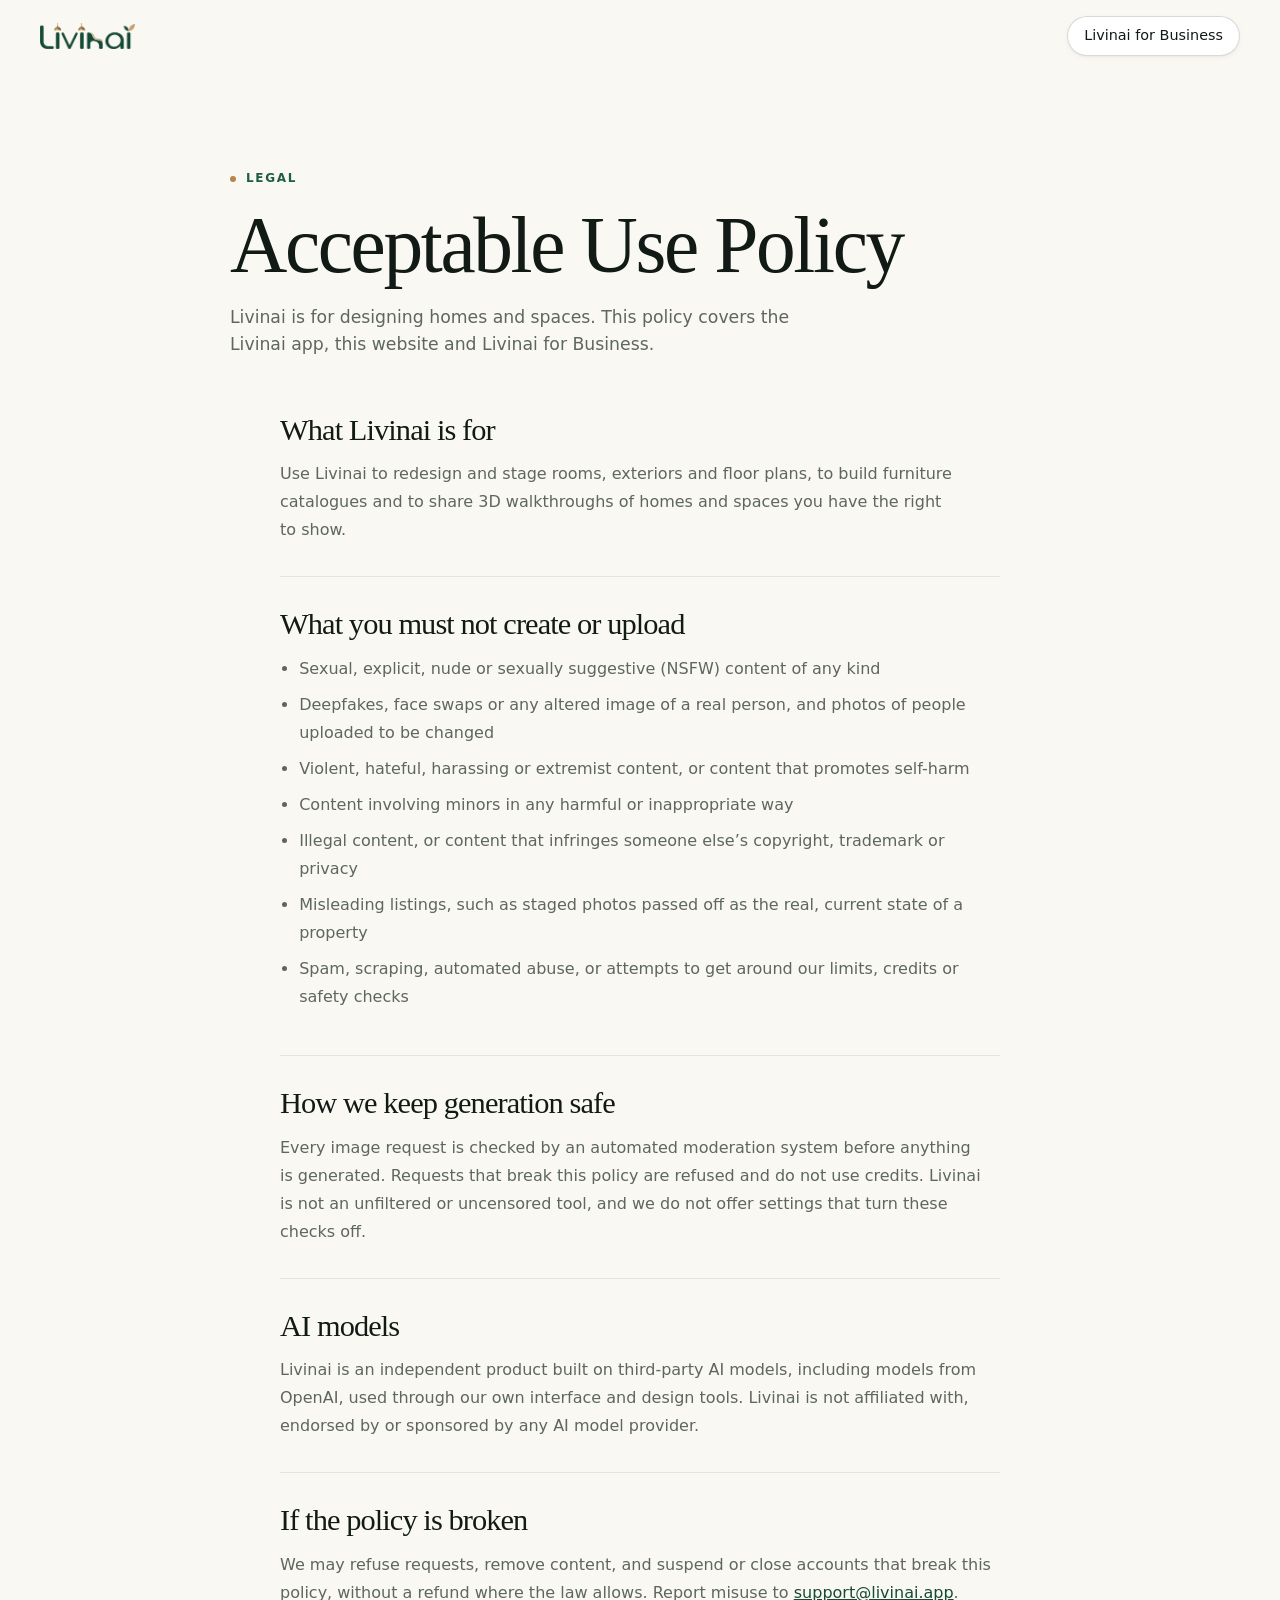
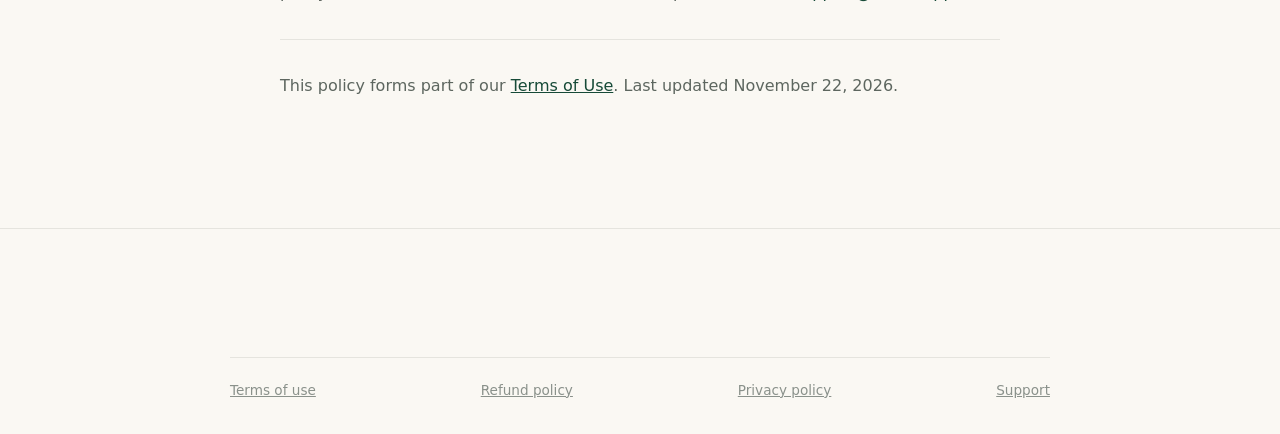
<file: acceptable-use/index.html>
<!doctype html>
<html lang="en">
<head>
<meta charset="utf-8">
<meta name="viewport" content="width=device-width, initial-scale=1">
<title>Acceptable Use Policy · Livinai</title>
<meta name="description" content="What you may and may not create with Livinai, and how we keep AI image generation safe.">
<link rel="canonical" href="https://livinai.app/acceptable-use/">
<link rel="icon" href="/favicon.ico" sizes="any">
<link rel="stylesheet" href="/assets/site.css">
</head>
<body>
<a class="skip" href="#main">Skip to content</a>
<header class="hdr">
  <div class="wrap hdr-in" style="grid-template-columns:minmax(0,1fr) auto">
    <a class="brand" href="/" aria-label="Livinai home"><img src="/assets/img/wordmark.png" alt="Livinai" width="96" height="26"></a>
    <div class="hdr-cta"><a class="btn btn-secondary btn-sm" href="/business/">Livinai for Business</a></div>
  </div>
</header>
<main id="main">
  <section class="intro">
    <div class="wrap narrow">
      <span class="eyebrow">Legal</span>
      <h1>Acceptable Use Policy</h1>
      <p class="lede">Livinai is for designing homes and spaces. This policy covers the Livinai app, this website and Livinai for Business.</p>
    </div>
  </section>
  <article class="wrap narrow prose" style="padding-bottom:clamp(48px,8vw,96px)">
    <section>
      <h2>What Livinai is for</h2>
      <p>Use Livinai to redesign and stage rooms, exteriors and floor plans, to build furniture catalogues and to share 3D walkthroughs of homes and spaces you have the right to show.</p>
    </section>
    <section>
      <h2>What you must not create or upload</h2>
      <ul>
        <li>Sexual, explicit, nude or sexually suggestive (NSFW) content of any kind</li>
        <li>Deepfakes, face swaps or any altered image of a real person, and photos of people uploaded to be changed</li>
        <li>Violent, hateful, harassing or extremist content, or content that promotes self-harm</li>
        <li>Content involving minors in any harmful or inappropriate way</li>
        <li>Illegal content, or content that infringes someone else’s copyright, trademark or privacy</li>
        <li>Misleading listings, such as staged photos passed off as the real, current state of a property</li>
        <li>Spam, scraping, automated abuse, or attempts to get around our limits, credits or safety checks</li>
      </ul>
    </section>
    <section>
      <h2>How we keep generation safe</h2>
      <p>Every image request is checked by an automated moderation system before anything is generated. Requests that break this policy are refused and do not use credits. Livinai is not an unfiltered or uncensored tool, and we do not offer settings that turn these checks off.</p>
    </section>
    <section>
      <h2>AI models</h2>
      <p>Livinai is an independent product built on third-party AI models, including models from OpenAI, used through our own interface and design tools. Livinai is not affiliated with, endorsed by or sponsored by any AI model provider.</p>
    </section>
    <section>
      <h2>If the policy is broken</h2>
      <p>We may refuse requests, remove content, and suspend or close accounts that break this policy, without a refund where the law allows. Report misuse to <a href="mailto:support@livinai.app">support@livinai.app</a>.</p>
    </section>
    <section>
      <p>This policy forms part of our <a href="/terms/">Terms of Use</a>. Last updated November 22, 2026.</p>
    </section>
  </article>
</main>
<footer class="ftr">
  <div class="wrap narrow">
    <div class="ftr-bottom"><a href="/terms/">Terms of use</a><a href="/refunds/">Refund policy</a><a href="/privacy/">Privacy policy</a><a href="/support/">Support</a></div>
  </div>
</footer>
</body>
</html>
</file>
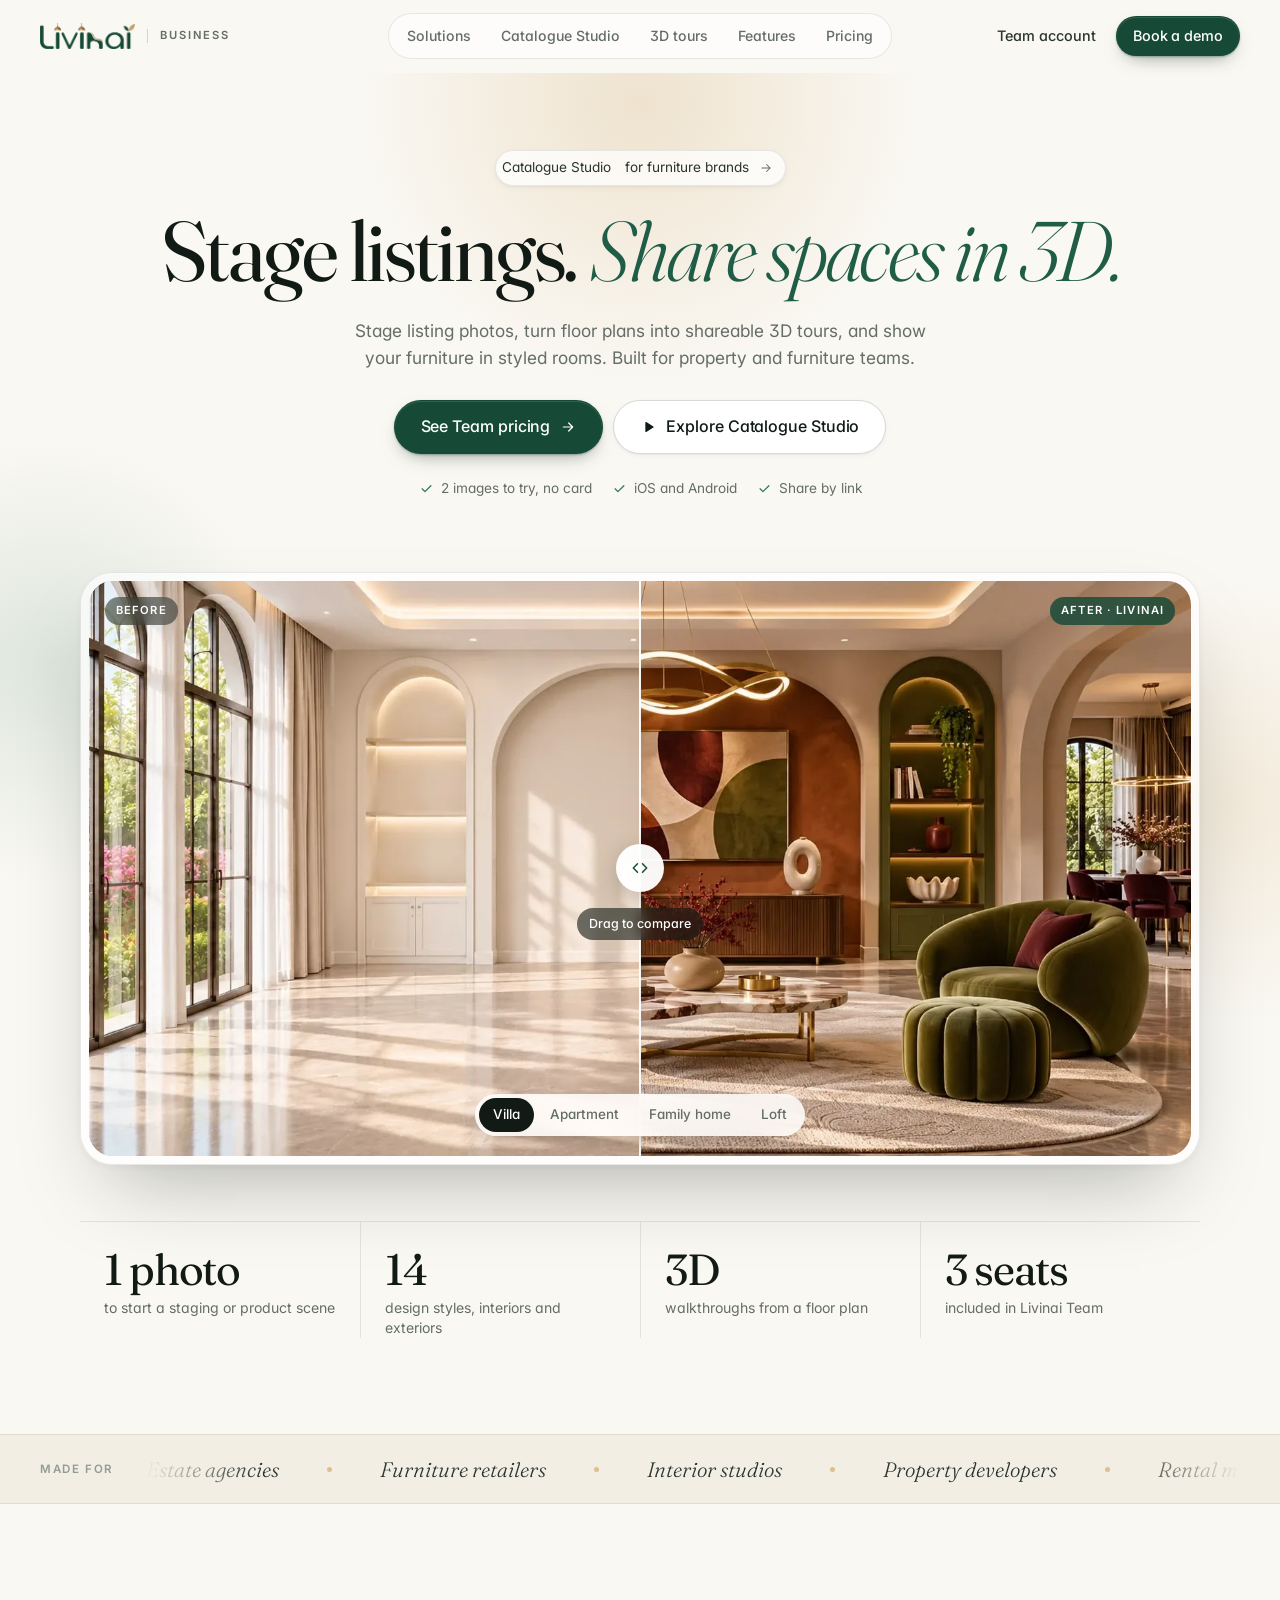
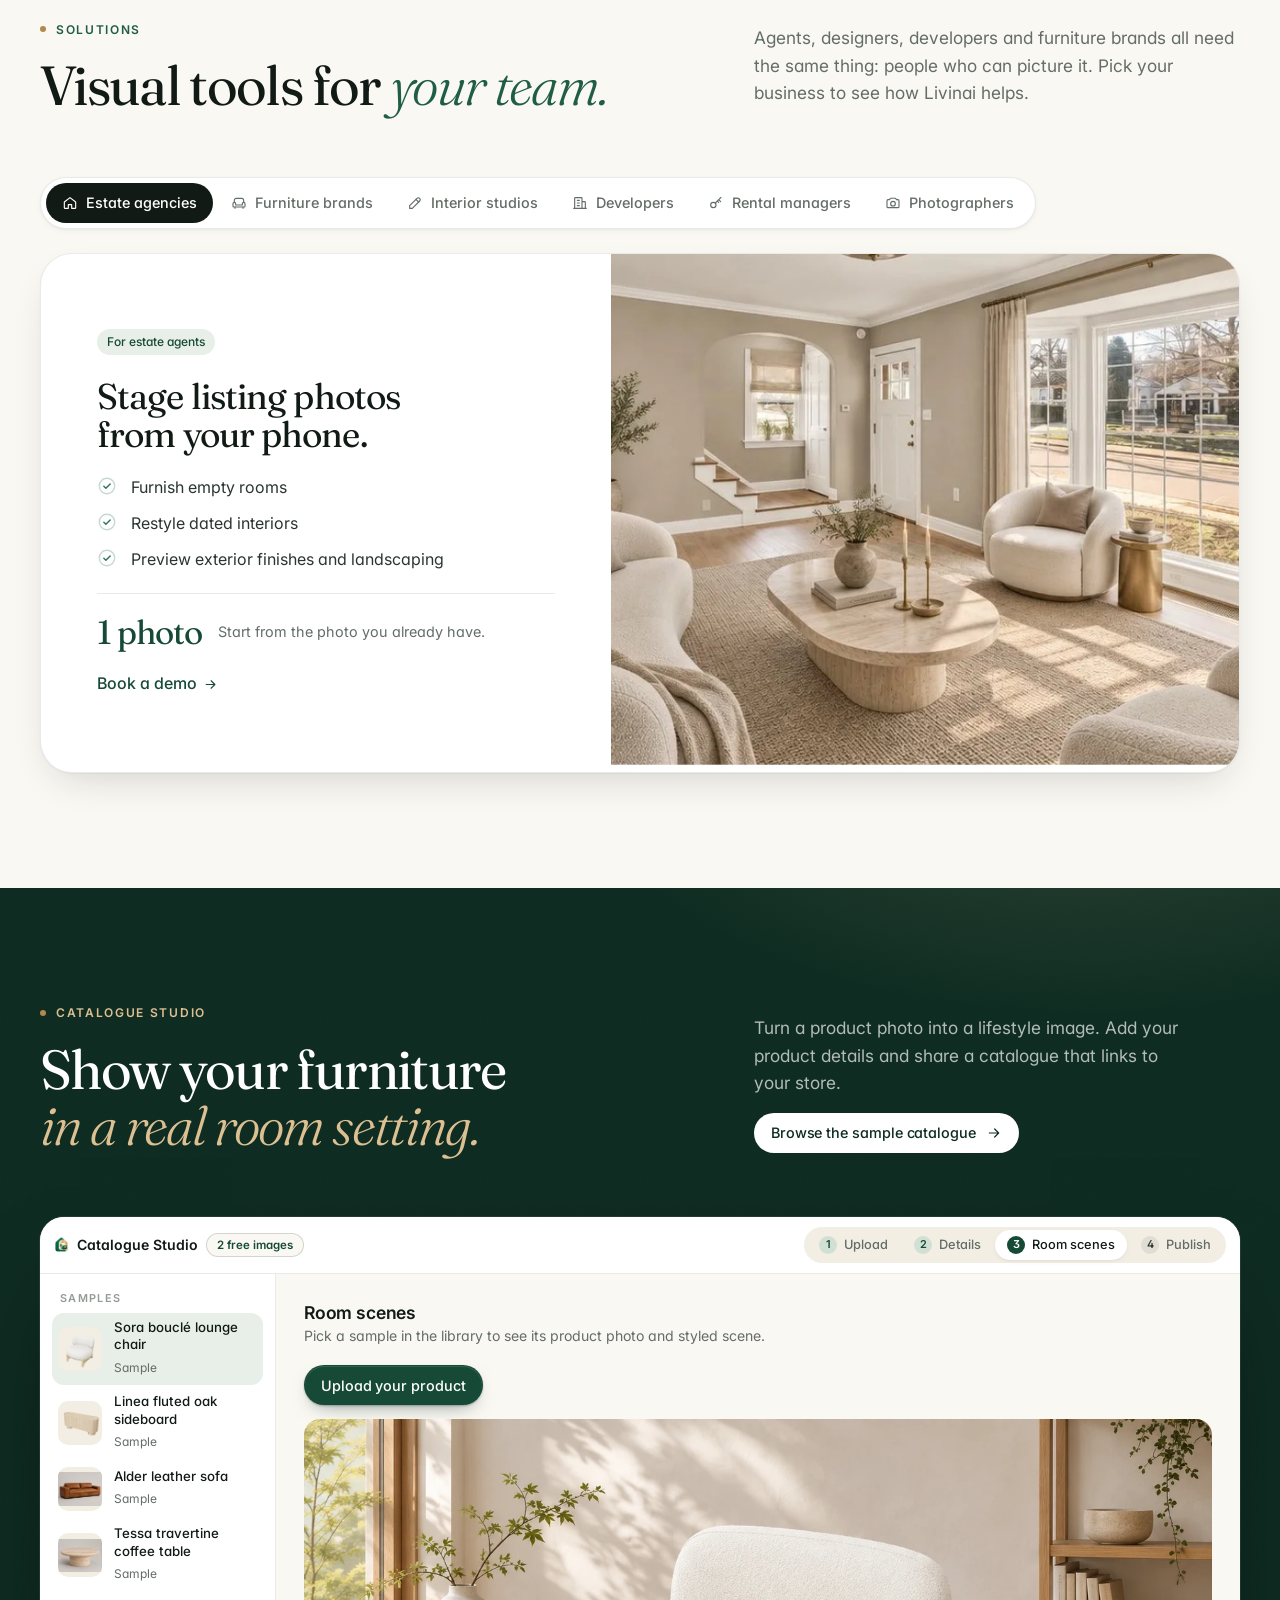
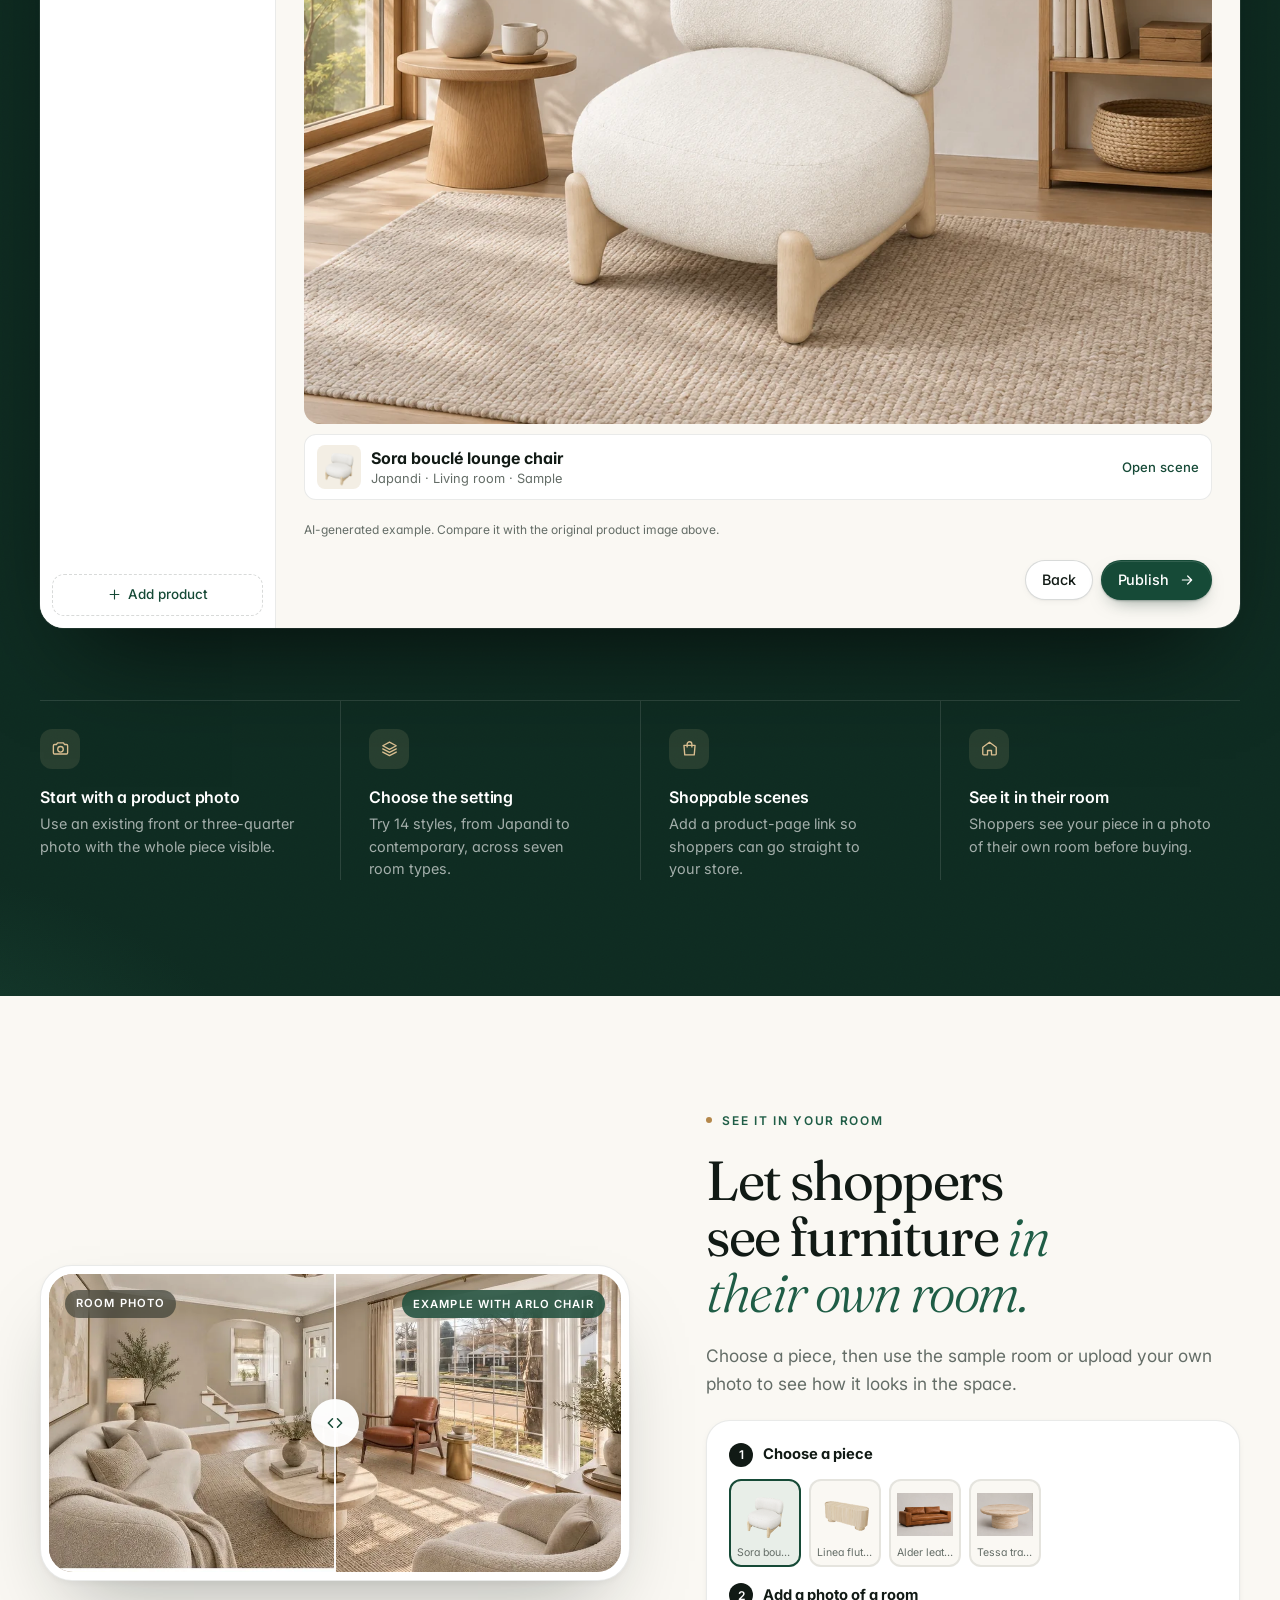
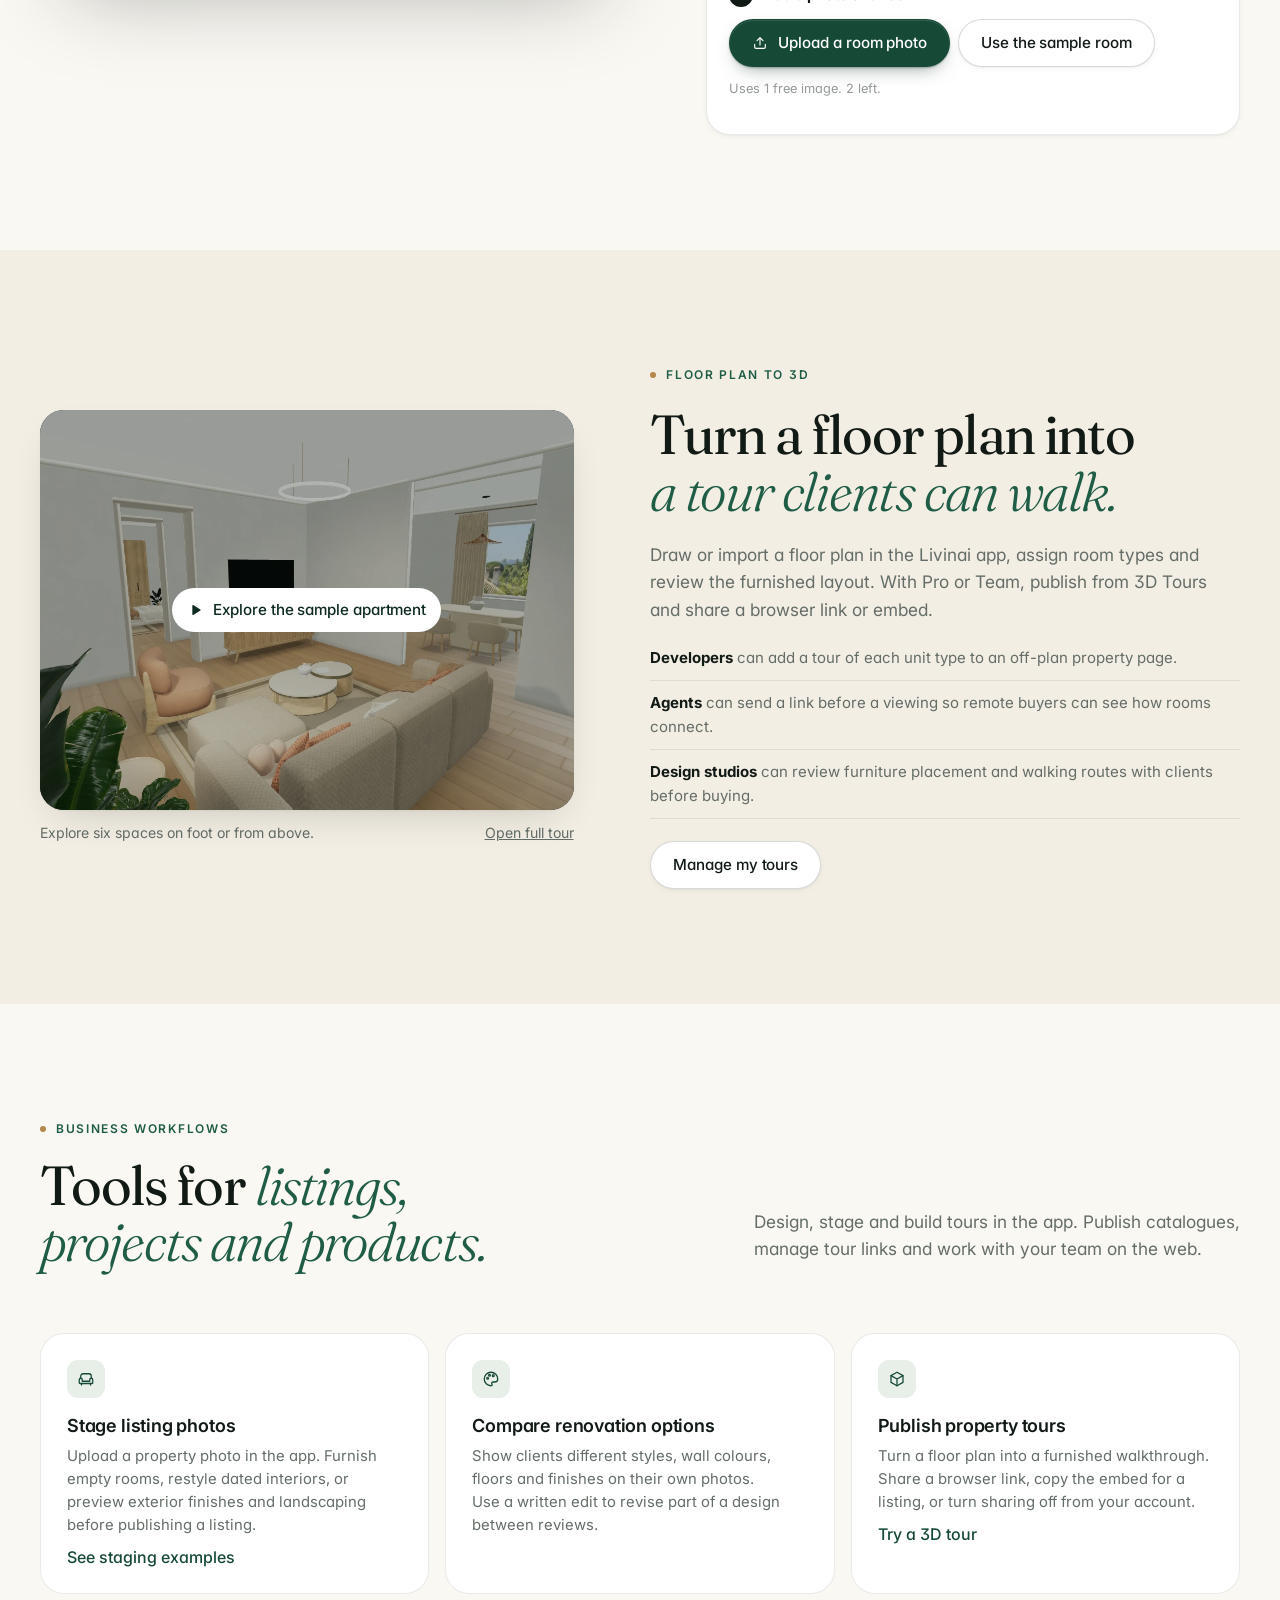
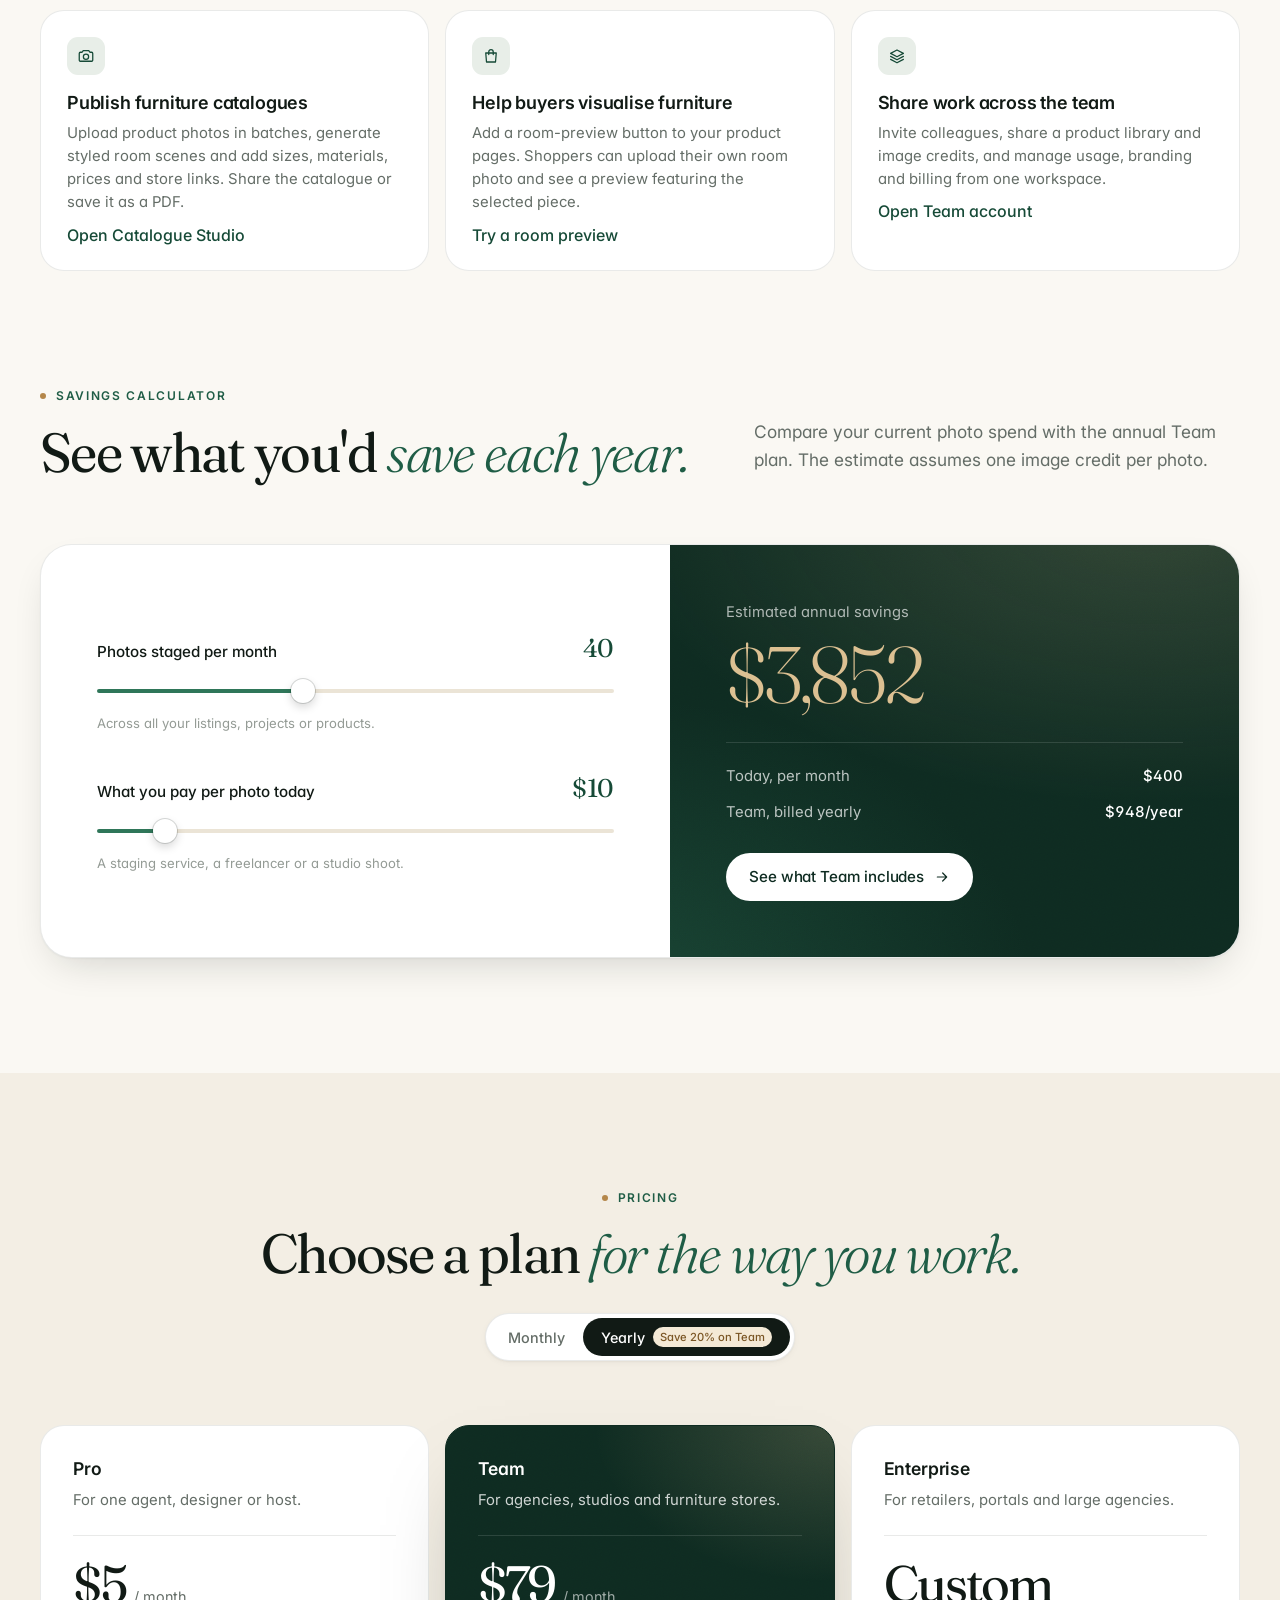
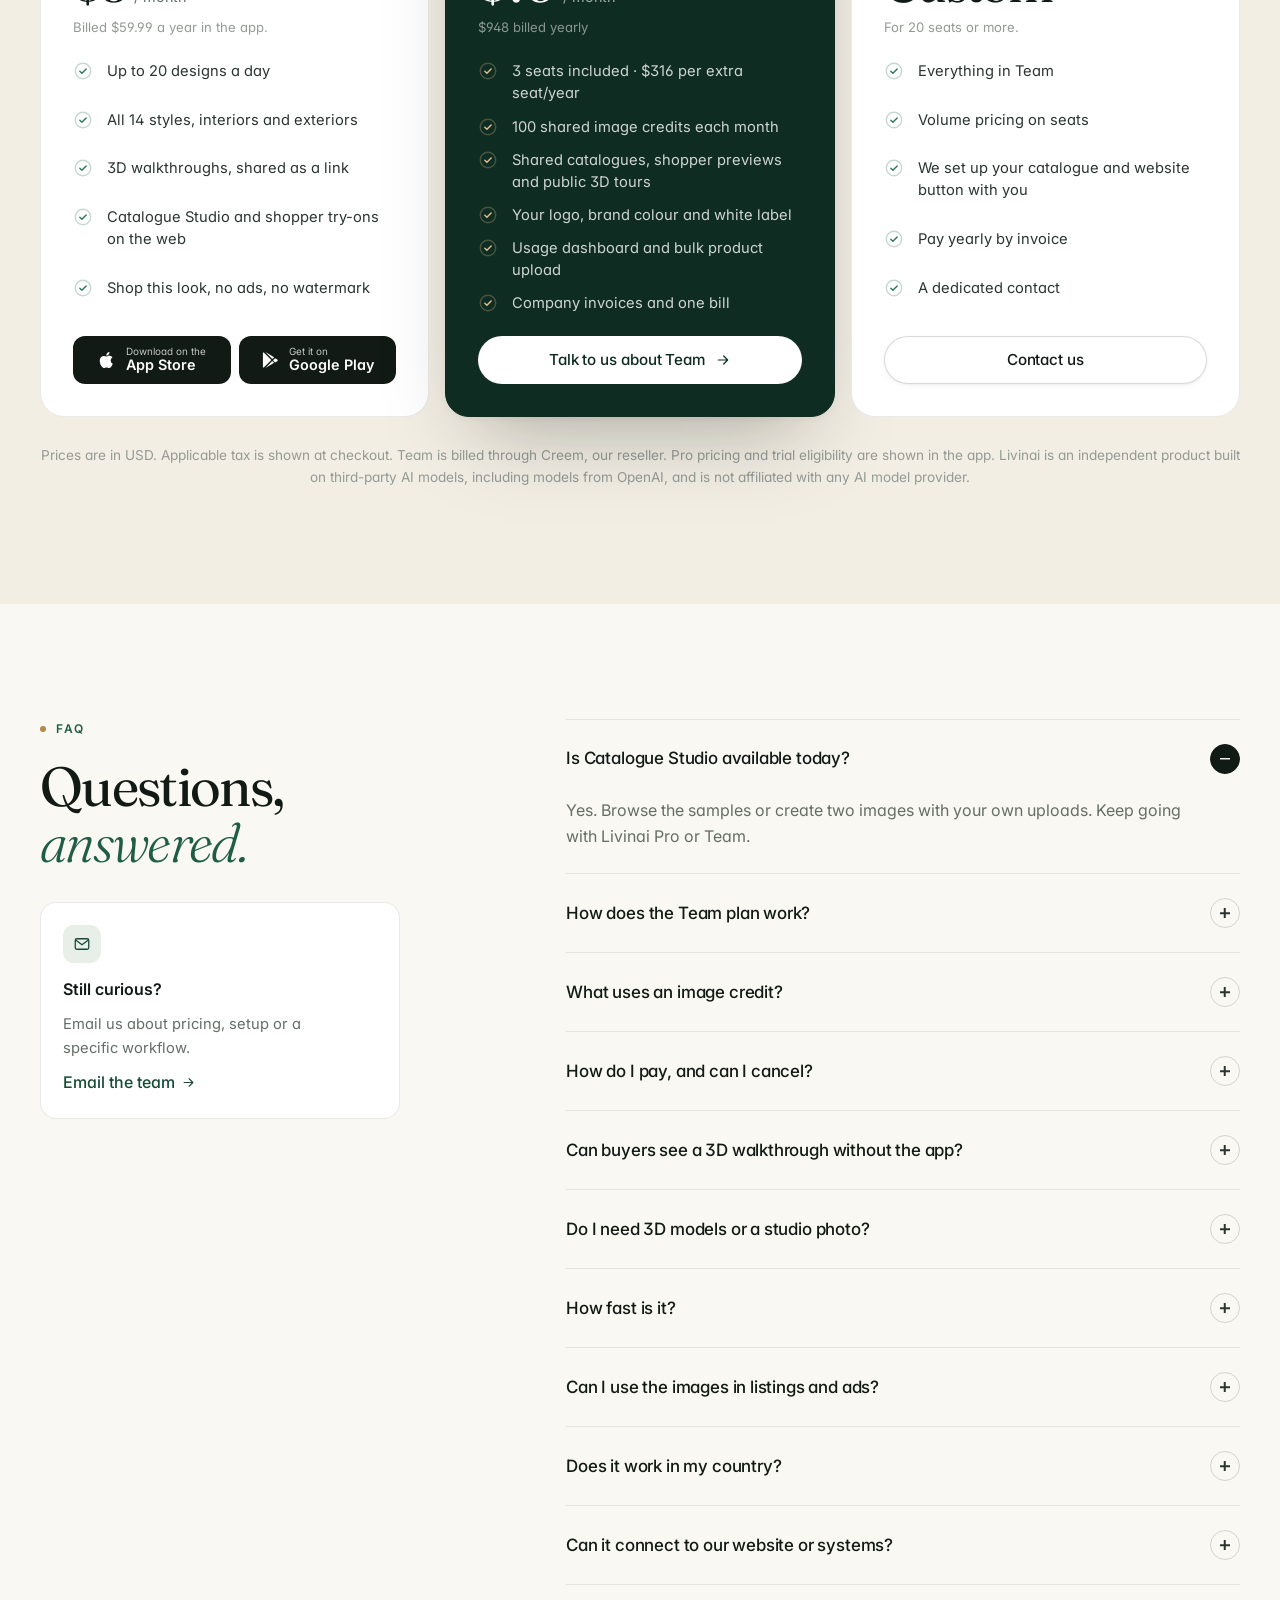
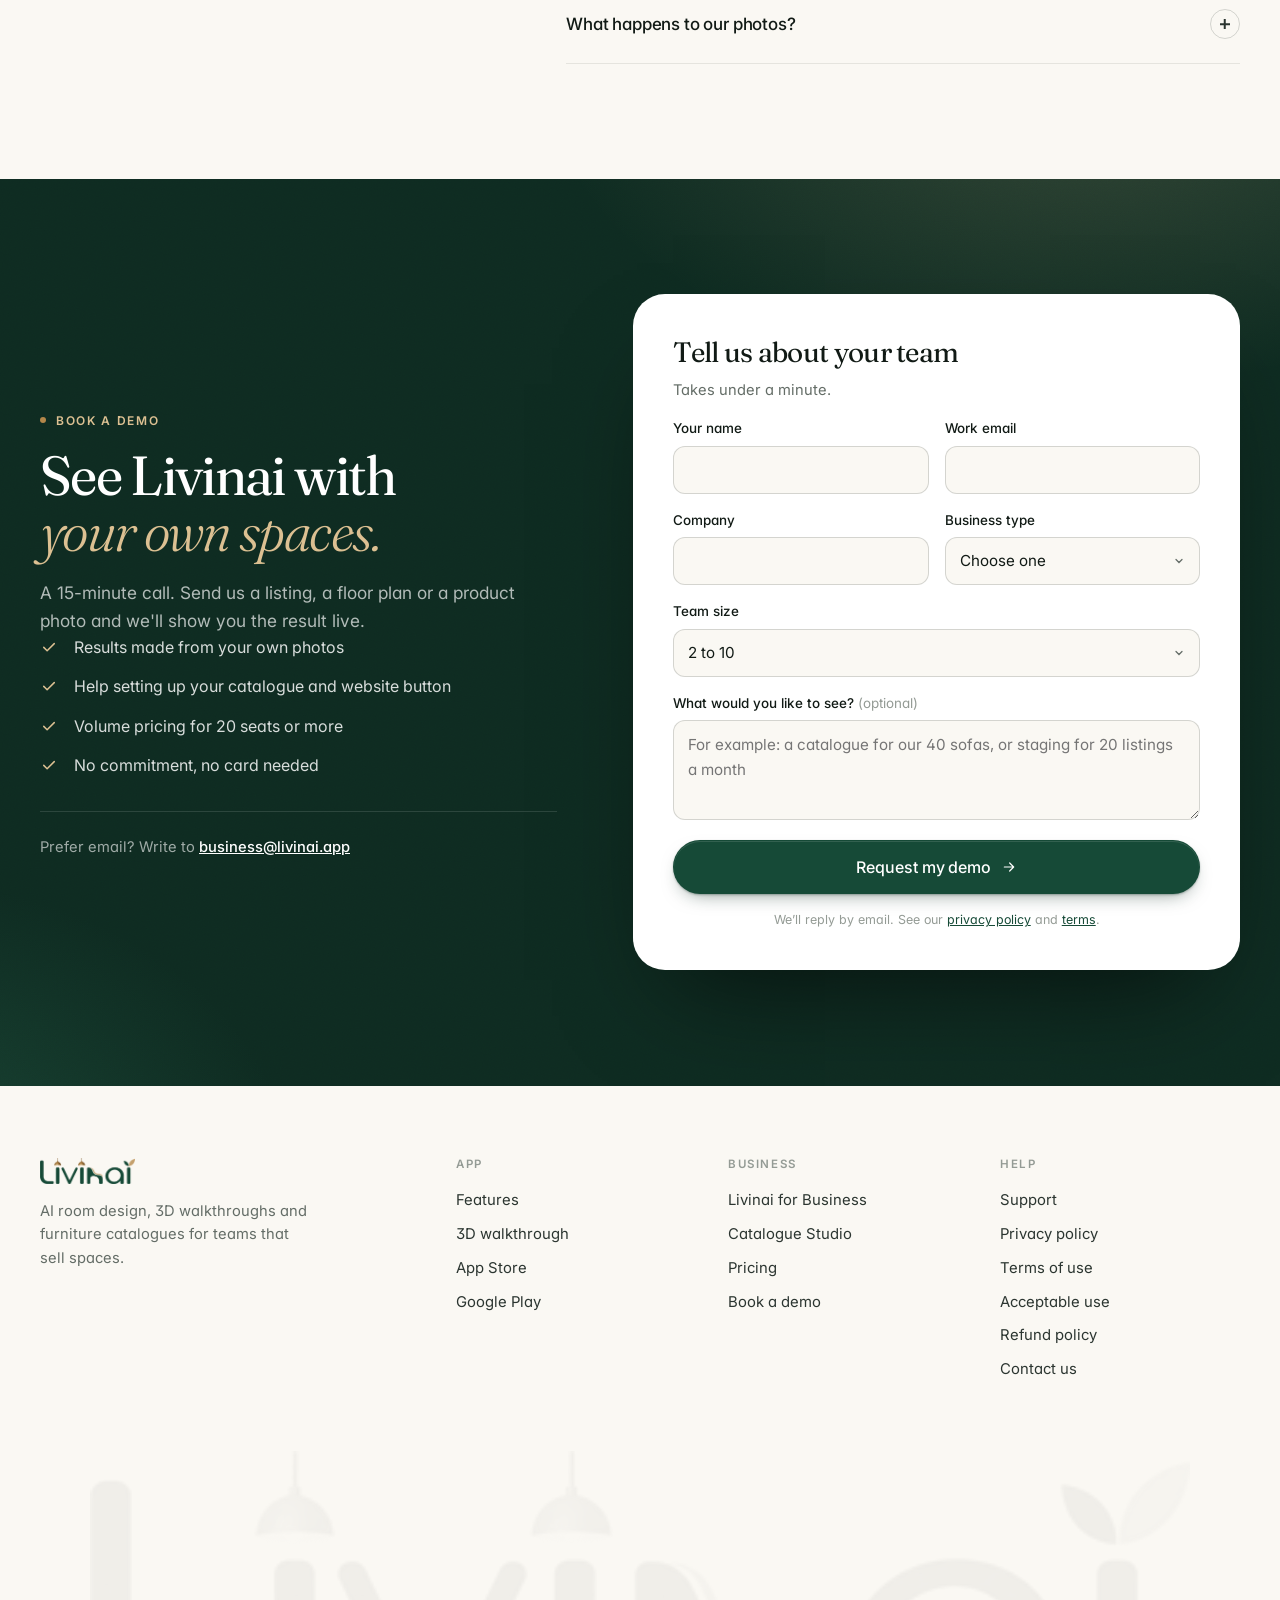
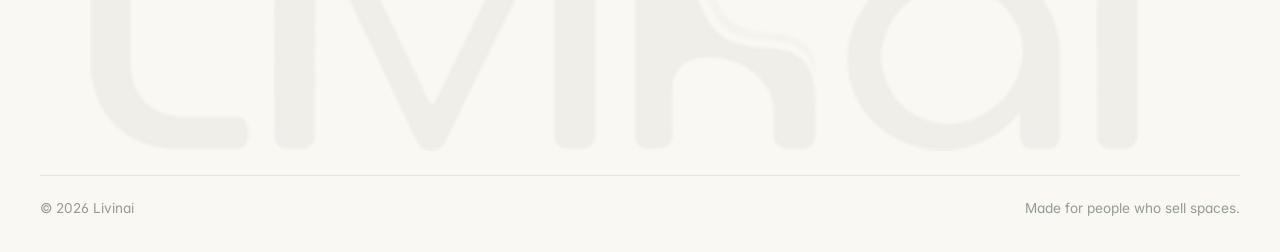
<file: business/index.html>
<!doctype html>
<html lang="en">
<head>
<meta charset="utf-8">
<meta name="viewport" content="width=device-width, initial-scale=1">
<title>Livinai for Business: AI staging, 3D walkthroughs and furniture catalogues</title>
<meta name="description" content="Livinai for Business turns empty rooms, floor plans and product photos into styled, ready-to-share visuals for estate agents, interior studios, developers and furniture brands.">
<meta name="theme-color" content="#FAF8F3">
<link rel="canonical" href="https://livinai.app/business/">
<meta property="og:type" content="website">
<meta property="og:title" content="Livinai for Business">
<meta property="og:description" content="Stage listings, walk through floor plans in 3D and turn product photos into a catalogue that sells.">
<meta property="og:image" content="https://livinai.app/assets/img/og.jpg">
<meta property="og:image:width" content="1200">
<meta property="og:image:height" content="630">
<meta name="twitter:card" content="summary_large_image">
<link rel="icon" href="/favicon.ico" sizes="any">
<link rel="icon" type="image/png" sizes="32x32" href="/favicon-32.png">
<link rel="apple-touch-icon" href="/apple-touch-icon.png">
<link rel="manifest" href="/site.webmanifest">
<link rel="preconnect" href="https://fonts.googleapis.com">
<link rel="preconnect" href="https://fonts.gstatic.com" crossorigin>
<link href="https://fonts.googleapis.com/css2?family=Fraunces:ital,opsz,wght@0,9..144,300..600;1,9..144,300..500&family=Inter:wght@400;500;600&display=swap" rel="stylesheet">
<link rel="preload" as="image" href="img/arches-after.webp">
<style>
/* ───────────── tokens ───────────── */
:root{
  --bg:#faf8f3; --bg-2:#f3eee4; --bg-3:#ebe4d6; --surface:#fff;
  --ink:#111a15; --ink-2:#2b3530; --muted:#646d67; --faint:#949b95;
  --line:rgba(17,26,21,.09); --line-2:rgba(17,26,21,.16);
  --green:#164a37; --green-2:#1f5d46; --green-3:#2f7659; --deep:#0e2b21;
  --sage:#e8eee8; --sage-2:#d2dfd5;
  --gold:#b4874a; --gold-2:#dcc092; --gold-3:#f4e9d6;
  --r-xl:32px; --r-lg:24px; --r-md:16px; --r-sm:10px;
  --sh-1:0 1px 2px rgba(17,26,21,.04),0 2px 8px -2px rgba(17,26,21,.06);
  --sh-2:0 1px 2px rgba(17,26,21,.04),0 16px 40px -16px rgba(17,26,21,.20);
  --sh-3:0 2px 6px rgba(17,26,21,.04),0 40px 80px -32px rgba(17,26,21,.34);
  --serif:"Fraunces",Georgia,"Times New Roman",serif;
  --sans:"Inter",ui-sans-serif,system-ui,-apple-system,"Segoe UI",sans-serif;
  --ease:cubic-bezier(.22,.7,.2,1);
  --wrap:1200px; --gutter:clamp(14px,3vw,32px);
  color-scheme:light;
}
*,*::before,*::after{box-sizing:border-box}
html{scroll-behavior:smooth;-webkit-text-size-adjust:100%;scroll-padding-top:84px}
body{margin:0;background:var(--bg);color:var(--ink);font:16px/1.6 var(--sans);-webkit-font-smoothing:antialiased;-moz-osx-font-smoothing:grayscale;overflow-x:hidden;font-feature-settings:"cv11","ss01"}
::selection{background:var(--gold-2);color:var(--ink)}
img{max-width:100%;display:block}
a{color:inherit}
button,input,select,textarea{font:inherit;color:inherit}
button{-webkit-tap-highlight-color:transparent}
:focus-visible{outline:2px solid var(--gold);outline-offset:3px;border-radius:8px}
.wrap{width:min(var(--wrap),calc(100% - 2 * var(--gutter)));margin-inline:auto;min-width:0}
.skip{position:fixed;left:12px;top:12px;z-index:100;background:var(--ink);color:#fff;padding:10px 14px;border-radius:10px;clip-path:inset(50%)}
.skip:focus{clip-path:none}
ul.clean,ol.clean{list-style:none;margin:0;padding:0}
[hidden]{display:none!important}

/* ───────────── type ───────────── */
h1,h2,h3,h4{margin:0;font-weight:500;letter-spacing:-.015em;line-height:1.1;text-wrap:balance}
h1,h2{font-family:var(--serif);font-weight:400;font-optical-sizing:auto;letter-spacing:-.03em}
h1{font-size:clamp(2.9rem,6.6vw,5.75rem);line-height:.98}
h2{font-size:clamp(2.15rem,4.3vw,3.6rem);line-height:1.02}
h3{font-size:1.125rem;font-weight:600;line-height:1.3;letter-spacing:-.01em}
em.accent{font-style:italic;font-weight:300;color:var(--green-2)}
p{margin:0;text-wrap:pretty}
.lede{font-size:clamp(1.05rem,1.35vw,1.2rem);line-height:1.6;color:var(--muted);max-width:54ch}
.eyebrow{display:inline-flex;align-items:center;gap:10px;font-size:.75rem;font-weight:600;letter-spacing:.14em;text-transform:uppercase;color:var(--green-2)}
.eyebrow::before{content:"";width:6px;height:6px;border-radius:50%;background:var(--gold)}
.num{font-variant-numeric:tabular-nums}

.sec{padding:clamp(64px,9vw,128px) 0;position:relative}
.sec-head{display:grid;grid-template-columns:1.15fr .85fr;gap:24px 56px;align-items:end;margin-bottom:clamp(40px,5vw,64px)}
.sec-head .t{display:grid;gap:18px;justify-items:start}
.sec-head > p{padding-bottom:6px}
.sec-head.center{grid-template-columns:1fr;text-align:center;justify-items:center;max-width:780px;margin-inline:auto}
.sec-head.center .t{justify-items:center}
@media (max-width:880px){ .sec-head{grid-template-columns:1fr;gap:18px} }

/* ───────────── buttons ───────────── */
.btn{--h:48px;position:relative;display:inline-flex;align-items:center;justify-content:center;gap:10px;height:var(--h);padding:0 22px;border-radius:999px;border:1px solid transparent;font-weight:500;font-size:.95rem;letter-spacing:-.005em;text-decoration:none;cursor:pointer;transition:background .25s var(--ease),border-color .25s,color .25s,box-shadow .25s,transform .2s var(--ease);white-space:nowrap}
.btn svg{width:16px;height:16px;flex:none;transition:transform .25s var(--ease)}
.btn:hover svg.arr{transform:translateX(3px)}
.btn:active{transform:scale(.98)}
.btn-primary{background:var(--green);color:#fff;box-shadow:inset 0 1px 0 rgba(255,255,255,.12),0 1px 2px rgba(14,43,33,.3),0 8px 20px -10px rgba(14,43,33,.6)}
.btn-primary:hover{background:var(--green-2)}
.btn-secondary{background:var(--surface);border-color:var(--line-2);color:var(--ink);box-shadow:var(--sh-1)}
.btn-secondary:hover{border-color:rgba(17,26,21,.32)}
.btn-light{background:#fff;color:var(--deep)}
.btn-light:hover{background:var(--gold-3)}
.btn-sm{--h:40px;padding:0 16px;font-size:.9rem}
.btn-lg{--h:54px;padding:0 26px;font-size:1rem}
.link{display:inline-flex;align-items:center;gap:6px;font-weight:500;color:var(--green);text-decoration:none;background:linear-gradient(currentColor,currentColor) 0 100%/0 1px no-repeat;transition:background-size .3s var(--ease)}
.link:hover{background-size:100% 1px}
.link svg{width:15px;height:15px;transition:transform .25s var(--ease)}
.link:hover svg{transform:translateX(3px)}
.tag{display:inline-flex;align-items:center;gap:6px;height:26px;padding:0 10px;border-radius:999px;font-size:.75rem;font-weight:500;background:var(--gold-3);color:#7a5524;white-space:nowrap}
.tag.g{background:var(--sage);color:var(--green)}
.tag.d{background:rgba(255,255,255,.1);color:var(--gold-2);border:1px solid rgba(255,255,255,.14)}
.tag svg{width:12px;height:12px}

/* ───────────── header ───────────── */
.hdr{position:sticky;top:0;z-index:50;transition:background .3s,box-shadow .3s,border-color .3s;border-bottom:1px solid transparent}
.hdr.scrolled{background:rgba(250,248,243,.8);backdrop-filter:saturate(1.6) blur(16px);-webkit-backdrop-filter:saturate(1.6) blur(16px);border-color:var(--line)}
.hdr-in{display:grid;grid-template-columns:minmax(0,1fr) auto minmax(0,1fr);align-items:center;gap:clamp(10px,2vw,20px);height:72px}
.brand{display:flex;align-items:center;gap:12px;text-decoration:none;justify-self:start}
.brand img{height:26px;width:auto}
.brand span{font-size:.7rem;font-weight:600;letter-spacing:.16em;text-transform:uppercase;color:var(--muted);padding-left:12px;border-left:1px solid var(--line-2);line-height:1.2}
.nav{position:relative;display:flex;align-items:center;gap:2px;padding:4px;border-radius:999px;background:rgba(255,255,255,.55);border:1px solid var(--line)}
.nav a{position:relative;z-index:1;padding:7px 14px;border-radius:999px;text-decoration:none;font-size:.88rem;font-weight:500;color:var(--muted);white-space:nowrap;transition:color .2s}
.nav a:hover,.nav a[aria-current="true"]{color:var(--ink)}
.nav .ind{position:absolute;z-index:0;top:4px;bottom:4px;left:0;width:0;border-radius:999px;background:#fff;box-shadow:var(--sh-1);opacity:0;transition:transform .35s var(--ease),width .35s var(--ease),opacity .2s}
.hdr-cta{display:flex;align-items:center;gap:8px;justify-self:end}
.hdr-cta .plain{padding:8px 12px;font-size:.9rem;font-weight:500;color:var(--ink-2);text-decoration:none;border-radius:999px}
.hdr-cta .plain:hover{background:rgba(17,26,21,.05)}
.menu-btn{display:none;width:42px;height:42px;border-radius:12px;border:1px solid var(--line-2);background:#fff;align-items:center;justify-content:center;cursor:pointer}
.menu-btn svg{width:18px;height:18px}
.mnav{display:none}
@media (max-width:1100px){
  .hdr-in{grid-template-columns:minmax(0,1fr) auto}
  .hdr-cta .plain{display:none}
  .nav{display:none}
  .menu-btn{display:inline-flex}
  .mnav{position:fixed;inset:72px 0 auto;max-height:calc(100dvh - 72px);overflow:auto;background:var(--bg);border-bottom:1px solid var(--line);padding:8px var(--gutter) 24px;box-shadow:var(--sh-2);display:grid;transform:translateY(-8px);opacity:0;pointer-events:none;transition:.25s var(--ease)}
  .mnav.open{opacity:1;transform:none;pointer-events:auto}
  .mnav a:not(.btn){padding:15px 4px;text-decoration:none;font-weight:500;border-bottom:1px solid var(--line);display:flex;justify-content:space-between;align-items:center}
  .mnav a svg{color:var(--faint)}
  .mnav .btn{margin-top:16px}
}
@media (max-width:520px){ .brand span{display:none} .hide-s{display:none} }

/* ───────────── hero ───────────── */
.hero{position:relative;padding:clamp(40px,6vw,80px) 0 0;overflow:hidden}
.hero-bg{position:absolute;inset:0;pointer-events:none;overflow:hidden}
.hero-bg i{position:absolute;border-radius:50%}
.hero-bg i:nth-child(1){width:780px;height:780px;left:50%;top:-360px;transform:translateX(-50%);background:radial-gradient(closest-side,rgba(220,192,146,.38),transparent 72%)}
.hero-bg i:nth-child(2){width:620px;height:620px;left:-260px;top:280px;background:radial-gradient(closest-side,rgba(47,118,89,.14),transparent 72%)}
.hero-bg i:nth-child(3){width:620px;height:620px;right:-260px;top:420px;background:radial-gradient(closest-side,rgba(220,192,146,.26),transparent 72%)}
.hero-copy{position:relative;display:grid;justify-items:center;text-align:center;gap:24px;max-width:960px;margin:0 auto}
.announce{display:inline-flex;align-items:center;gap:10px;height:36px;padding:0 6px;border-radius:999px;background:rgba(255,255,255,.75);border:1px solid var(--line);box-shadow:var(--sh-1);font-size:.85rem;color:var(--ink-2);text-decoration:none;transition:border-color .2s,box-shadow .2s}
.announce:hover{border-color:var(--line-2);box-shadow:var(--sh-2)}
.announce b{display:inline-flex;align-items:center;height:24px;padding:0 9px;border-radius:999px;background:var(--green);color:#fff;font-size:.72rem;font-weight:600;letter-spacing:.02em}
.announce svg{width:14px;height:14px;margin-right:6px;color:var(--muted);transition:transform .25s var(--ease)}
.announce:hover svg{transform:translateX(2px)}
.hero .lede{text-align:center;margin-inline:auto}
.hero-ctas{display:flex;flex-wrap:wrap;justify-content:center;gap:10px;margin-top:4px}
.assure{display:flex;flex-wrap:wrap;justify-content:center;gap:6px 20px;font-size:.85rem;color:var(--muted)}
.assure span{display:inline-flex;align-items:center;gap:7px}
.assure svg{width:15px;height:15px;color:var(--green-3)}

.stage-wrap{position:relative;max-width:1120px;margin:clamp(48px,6vw,72px) auto 0}
.stage{position:relative;border-radius:var(--r-xl);padding:8px;background:rgba(255,255,255,.7);border:1px solid var(--line);box-shadow:var(--sh-3)}
.ba{position:relative;aspect-ratio:1080/564;border-radius:calc(var(--r-xl) - 8px);overflow:hidden;background:var(--bg-3);user-select:none;-webkit-user-select:none;touch-action:pan-y;--pos:50%}
.ba img{position:absolute;inset:0;width:100%;height:100%;object-fit:cover;transition:opacity .4s var(--ease)}
.ba .before{clip-path:inset(0 calc(100% - var(--pos)) 0 0)}
.ba .line{position:absolute;top:0;bottom:0;left:var(--pos);width:2px;margin-left:-1px;background:rgba(255,255,255,.95);box-shadow:0 0 24px rgba(0,0,0,.18);pointer-events:none}
.ba .knob{position:absolute;top:50%;left:50%;width:48px;height:48px;transform:translate(-50%,-50%);border-radius:50%;background:rgba(255,255,255,.96);display:grid;place-items:center;box-shadow:0 8px 24px rgba(0,0,0,.22);color:var(--green);transition:transform .2s var(--ease)}
.ba:active .knob{transform:translate(-50%,-50%) scale(.92)}
.ba .knob svg{width:20px;height:20px}
.ba input{position:absolute;inset:0;width:100%;height:100%;opacity:0;cursor:ew-resize;margin:0}
.ba .lbl{position:absolute;top:16px;height:28px;display:flex;align-items:center;padding:0 11px;border-radius:999px;font-size:.7rem;font-weight:600;letter-spacing:.1em;text-transform:uppercase;background:rgba(17,26,21,.5);color:#fff;backdrop-filter:blur(8px);-webkit-backdrop-filter:blur(8px);pointer-events:none}
.ba .lbl.l{left:16px}.ba .lbl.r{right:16px;background:rgba(22,74,55,.82)}
.ba .hint{position:absolute;left:50%;top:calc(50% + 40px);transform:translateX(-50%);padding:6px 12px;border-radius:999px;background:rgba(17,26,21,.6);color:#fff;font-size:.78rem;font-weight:500;backdrop-filter:blur(8px);-webkit-backdrop-filter:blur(8px);pointer-events:none;transition:opacity .4s;white-space:nowrap}
.ba.touched .hint{opacity:0}
.switch{position:absolute;left:50%;bottom:20px;transform:translateX(-50%);display:flex;gap:2px;padding:4px;border-radius:999px;background:rgba(255,255,255,.84);backdrop-filter:blur(14px) saturate(1.4);-webkit-backdrop-filter:blur(14px) saturate(1.4);box-shadow:0 8px 24px -8px rgba(0,0,0,.3);z-index:2}
.switch button{border:0;background:transparent;height:34px;padding:0 14px;border-radius:999px;font-size:.84rem;font-weight:500;color:var(--muted);cursor:pointer;transition:background .2s,color .2s;white-space:nowrap}
.switch button:hover{color:var(--ink)}
.switch button[aria-pressed="true"]{background:var(--ink);color:#fff}
.side{position:absolute;z-index:3;width:228px;padding:14px;border-radius:var(--r-md);background:rgba(255,255,255,.92);backdrop-filter:blur(12px);-webkit-backdrop-filter:blur(12px);border:1px solid rgba(255,255,255,.8);box-shadow:var(--sh-3);display:grid;gap:10px;animation:float 7s ease-in-out infinite}
.side small{font-size:.68rem;font-weight:600;letter-spacing:.12em;text-transform:uppercase;color:var(--faint)}
.side b{font-size:.95rem;font-weight:600;letter-spacing:-.01em}
.side.l{left:-64px;top:20%}
.side.r{right:-64px;bottom:18%;animation-delay:-3.5s}
.sw{display:flex;gap:6px}
.sw i{flex:1;height:30px;border-radius:8px;box-shadow:inset 0 0 0 1px rgba(0,0,0,.06)}
.side .row{display:flex;align-items:center;justify-content:space-between;font-size:.8rem;color:var(--muted)}
.prods{display:flex;gap:6px}
.prods span{flex:1;aspect-ratio:1;border-radius:10px;background:var(--bg-2);display:grid;place-items:center}
.prods img{width:84%;height:84%;object-fit:contain}
@keyframes float{0%,100%{transform:translateY(0)}50%{transform:translateY(-10px)}}
@media (max-width:1260px){ .side{display:none} }
@media (max-width:640px){
  .stage{padding:5px;border-radius:22px}
  .ba{border-radius:18px;aspect-ratio:4/3}
  .switch{bottom:12px}.switch button{padding:0 10px;font-size:.78rem;height:30px}
  .ba .lbl{top:10px;height:24px;font-size:.64rem}.ba .lbl.l{left:10px}.ba .lbl.r{right:10px}
  .ba .hint{display:none}
  .hero-ctas .btn{flex:1 1 100%}
}
.stats{display:grid;grid-template-columns:repeat(4,1fr);margin:clamp(40px,5vw,56px) auto 0;max-width:1120px;border-top:1px solid var(--line)}
.stats > div{padding:26px 24px 0;display:grid;gap:6px;align-content:start}
.stats > div + div{border-left:1px solid var(--line)}
.stats b{font-family:var(--serif);font-weight:400;font-size:clamp(2rem,3.4vw,2.75rem);letter-spacing:-.03em;line-height:1;color:var(--ink)}
.stats b sup{font-size:.45em;vertical-align:top;position:relative;top:.3em;margin-left:2px;color:var(--gold)}
.stats span{font-size:.88rem;color:var(--muted);line-height:1.45}
@media (max-width:760px){ .stats{grid-template-columns:1fr 1fr} .stats > div:nth-child(3){border-left:0} .stats > div:nth-child(n+3){border-top:1px solid var(--line);margin-top:24px} .stats > div{padding:22px 16px 0} .stats > div:nth-child(odd){padding-left:0} }

/* marquee */
.made{margin-top:clamp(64px,8vw,96px);border-block:1px solid var(--line);background:var(--bg-2)}
.made-in{display:flex;align-items:center;gap:32px;height:68px}
.made-in > span{font-size:.72rem;font-weight:600;color:var(--faint);letter-spacing:.14em;text-transform:uppercase;white-space:nowrap}
.marquee{flex:1;overflow:hidden;-webkit-mask-image:linear-gradient(90deg,transparent,#000 10%,#000 90%,transparent);mask-image:linear-gradient(90deg,transparent,#000 10%,#000 90%,transparent)}
.marquee-track{display:flex;gap:48px;width:max-content;animation:scroll 44s linear infinite}
.marquee:hover .marquee-track{animation-play-state:paused}
.marquee-track span{display:flex;align-items:center;gap:48px;font-family:var(--serif);font-style:italic;font-weight:300;font-size:1.3rem;color:var(--ink-2);white-space:nowrap}
.marquee-track span::after{content:"";width:5px;height:5px;border-radius:50%;background:var(--gold-2)}
@keyframes scroll{to{transform:translateX(-50%)}}
@media (max-width:700px){ .made-in > span{display:none} }

/* ───────────── solutions ───────────── */
.seg{position:relative;display:inline-flex;gap:2px;padding:5px;border-radius:999px;background:var(--surface);border:1px solid var(--line);box-shadow:var(--sh-1);max-width:100%}
.seg .ind{position:absolute;top:5px;bottom:5px;left:5px;border-radius:999px;background:var(--ink);transition:transform .45s var(--ease),width .45s var(--ease)}
.seg button{position:relative;z-index:1;display:inline-flex;align-items:center;gap:8px;height:40px;padding:0 16px;border:0;border-radius:999px;background:transparent;cursor:pointer;font-weight:500;font-size:.9rem;color:var(--muted);white-space:nowrap;transition:color .3s}
.seg button svg{width:16px;height:16px}
.seg button:hover{color:var(--ink)}
.seg button[aria-selected="true"]{color:#fff}
.seg-scroll{margin-bottom:24px}
@media (max-width:1000px){ .seg-scroll{overflow-x:auto;margin-inline:calc(-1 * var(--gutter));padding:2px var(--gutter) 10px;scrollbar-width:thin} .seg{max-width:none} }
.panel{display:grid;grid-template-columns:1fr 1.1fr;border-radius:var(--r-xl);overflow:hidden;background:var(--surface);border:1px solid var(--line);box-shadow:var(--sh-2);min-height:520px}
.panel-copy{padding:clamp(28px,4.4vw,56px);display:flex;flex-direction:column;justify-content:center;gap:22px}
.panel-copy h3{font-family:var(--serif);font-size:clamp(1.75rem,2.8vw,2.5rem);font-weight:400;letter-spacing:-.025em;line-height:1.06}
.panel-copy .fx{transition:opacity .3s var(--ease),transform .3s var(--ease)}
.panel.swap .panel-copy .fx{opacity:0;transform:translateY(6px)}
.ticks{display:grid;gap:12px}
.ticks li{display:grid;grid-template-columns:22px 1fr;gap:12px;color:var(--ink-2);line-height:1.5}
.ticks li svg{width:20px;height:20px;margin-top:1px;color:var(--green-3)}
.metric{display:flex;align-items:center;gap:16px;padding-top:22px;border-top:1px solid var(--line)}
.metric b{font-family:var(--serif);font-weight:400;font-size:2.1rem;letter-spacing:-.03em;line-height:1;color:var(--green);white-space:nowrap}
.metric span{font-size:.9rem;color:var(--muted);line-height:1.45;max-width:30ch}
.panel-media{position:relative;background:var(--bg-3);overflow:hidden}
.panel-media img{position:absolute;inset:0;width:100%;height:100%;object-fit:cover;transition:opacity .6s var(--ease),transform 1.4s var(--ease)}
.panel-media img.next{opacity:0;transform:scale(1.05)}
@media (max-width:880px){ .panel{grid-template-columns:1fr;min-height:0} .panel-media{order:-1;aspect-ratio:16/10} }

/* ───────────── dark sections ───────────── */
.dark{position:relative;background:var(--deep);color:#fff;isolation:isolate;overflow:hidden}
.dark::before{content:"";position:absolute;inset:0;z-index:-2;background:radial-gradient(900px 500px at 85% -10%,rgba(220,192,146,.18),transparent 60%),radial-gradient(700px 500px at -10% 110%,rgba(47,118,89,.35),transparent 60%)}
.grain::after{content:"";position:absolute;inset:0;z-index:-1;pointer-events:none;opacity:.08;mix-blend-mode:overlay;background-image:url("data:image/svg+xml;utf8,<svg xmlns='http://www.w3.org/2000/svg' width='160' height='160'><filter id='n'><feTurbulence type='fractalNoise' baseFrequency='.85' numOctaves='3' stitchTiles='stitch'/></filter><rect width='100%' height='100%' filter='url(%23n)'/></svg>")}
.dark .eyebrow{color:var(--gold-2)}
.dark h2{color:#fff}
.dark em.accent{color:var(--gold-2)}
.dark .lede{color:rgba(255,255,255,.68)}

/* ───────────── studio app ───────────── */
.app{position:relative;background:var(--bg);color:var(--ink);border-radius:var(--r-lg);overflow:hidden;box-shadow:0 0 0 1px rgba(255,255,255,.08),0 50px 100px -40px rgba(0,0,0,.7)}
.app-bar{display:flex;align-items:center;gap:16px;padding:10px 14px;border-bottom:1px solid var(--line);background:#fff}
.dots{display:flex;gap:6px}.dots i{width:11px;height:11px;border-radius:50%;background:#e6e1d8}
.app-title{font-weight:600;font-size:.88rem;display:flex;align-items:center;gap:8px}
.app-title img{height:15px}
.app-steps{display:flex;gap:2px;margin-left:auto;background:var(--bg-2);padding:3px;border-radius:999px}
.app-steps button{border:0;background:transparent;height:30px;padding:0 12px;border-radius:999px;font-size:.8rem;font-weight:500;color:var(--muted);cursor:pointer;display:flex;align-items:center;gap:7px;transition:background .2s,color .2s}
.app-steps button i{font-style:normal;width:18px;height:18px;border-radius:50%;display:grid;place-items:center;font-size:.68rem;font-weight:600;background:rgba(17,26,21,.08);color:var(--ink-2)}
.app-steps button[aria-selected="true"]{background:#fff;color:var(--ink);box-shadow:var(--sh-1)}
.app-steps button[aria-selected="true"] i{background:var(--green);color:#fff}
.app-steps button.done i{background:var(--sage-2);color:var(--green)}
.app-body{display:grid;grid-template-columns:clamp(170px,19vw,236px) minmax(0,1fr);min-height:540px}
.lib{border-right:1px solid var(--line);padding:12px;background:#fff;display:flex;flex-direction:column;gap:6px}
.lib h4{font-size:.7rem;letter-spacing:.12em;text-transform:uppercase;color:var(--faint);font-weight:600;padding:6px 8px;display:flex;justify-content:space-between}
.lib-list{display:grid;gap:2px}
.prod{display:grid;grid-template-columns:44px minmax(0,1fr);gap:12px;align-items:center;padding:6px;border-radius:12px;border:0;background:transparent;cursor:pointer;text-align:left;width:100%;transition:background .2s}
.prod:hover{background:var(--bg)}
.prod[aria-pressed="true"]{background:var(--sage)}
.prod .th{width:44px;height:44px;border-radius:10px;background:var(--bg-2);display:grid;place-items:center;overflow:hidden}
.prod .th img{width:100%;height:100%;object-fit:contain}
.prod b{display:block;font-size:.83rem;font-weight:500;line-height:1.3;overflow-wrap:anywhere}
.prod small{font-size:.75rem;color:var(--muted)}
.lib .add{margin-top:auto;border:1px dashed var(--line-2);background:transparent;border-radius:12px;height:42px;font-size:.84rem;font-weight:500;color:var(--green);cursor:pointer;display:flex;align-items:center;justify-content:center;gap:6px;transition:.2s}
.lib .add svg{width:15px;height:15px}
.lib .add:hover{border-color:var(--green);background:var(--sage)}
.stage-in{padding:clamp(16px,2.4vw,28px);position:relative;min-width:0}
.view{display:none}
.view.on{display:block;animation:in .4s var(--ease)}
@keyframes in{from{opacity:0;transform:translateY(8px)}to{opacity:1;transform:none}}
.view-head{display:flex;align-items:flex-start;justify-content:space-between;gap:12px;margin-bottom:18px;flex-wrap:wrap}
.view-head h3{font-size:1.1rem}
.view-head p{font-size:.88rem;color:var(--muted)}
.drop{position:relative;display:grid;place-items:center;text-align:center;min-height:300px;padding:28px;border-radius:var(--r-md);background:#fff;border:1.5px dashed var(--line-2);cursor:pointer;transition:border-color .2s,background .2s}
.drop:hover,.drop.over{border-color:var(--green-3);background:#fbfdfb}
.drop .up{width:56px;height:56px;border-radius:16px;background:var(--sage);color:var(--green);display:grid;place-items:center;margin:0 auto 16px;transition:transform .3s var(--ease)}
.drop:hover .up{transform:translateY(-3px)}
.drop .up svg{width:24px;height:24px}
.drop b{font-size:1rem;font-weight:600;display:block}
.drop p{color:var(--muted);font-size:.86rem;margin-top:6px}
.drop input{display:none}
.samples{display:flex;align-items:center;gap:8px;margin-top:16px;flex-wrap:wrap}
.samples > span:first-child{font-size:.82rem;color:var(--muted);margin-right:4px}
.samples button{width:50px;height:50px;border-radius:12px;border:1px solid var(--line);background:#fff;cursor:pointer;padding:5px;transition:border-color .2s,transform .2s var(--ease),box-shadow .2s}
.samples button:hover{border-color:var(--green-3);transform:translateY(-2px);box-shadow:var(--sh-1)}
.samples img{width:100%;height:100%;object-fit:contain}
.proc{display:none;position:absolute;inset:0;background:rgba(250,248,243,.96);z-index:3;place-items:center}
.proc.on{display:grid}
.proc-in{width:min(360px,86%);display:grid;gap:18px;justify-items:center;text-align:center}
.checker{background:conic-gradient(#f1ece3 25%,#fff 0 50%,#f1ece3 0 75%,#fff 0) 0 0/20px 20px}
.proc-img{width:150px;height:150px;border-radius:20px;display:grid;place-items:center;position:relative;overflow:hidden;box-shadow:var(--sh-2)}
.proc-img img{width:80%;height:80%;object-fit:contain}
.proc-img::after{content:"";position:absolute;left:0;right:0;height:40%;background:linear-gradient(180deg,transparent,rgba(47,118,89,.22),transparent);animation:scan 1.4s linear infinite}
@keyframes scan{from{top:-40%}to{top:100%}}
.proc ol{display:grid;gap:9px;width:100%}
.proc li{display:flex;align-items:center;gap:10px;font-size:.88rem;color:var(--faint);transition:color .3s}
.proc li i{width:18px;height:18px;border-radius:50%;border:2px solid var(--line-2);flex:none;display:grid;place-items:center}
.proc li.active{color:var(--ink)}
.proc li.active i{border-color:var(--green);border-top-color:transparent;animation:spin .8s linear infinite}
.proc li.ok{color:var(--ink)}
.proc li.ok i{background:var(--green);border-color:var(--green)}
.proc li.ok i::after{content:"";width:7px;height:4px;border:2px solid #fff;border-top:0;border-right:0;transform:rotate(-45deg) translate(1px,-1px)}
@keyframes spin{to{transform:rotate(360deg)}}
.bar{height:4px;width:100%;border-radius:4px;background:var(--line);overflow:hidden}
.bar i{display:block;height:100%;width:0;background:linear-gradient(90deg,var(--green-3),var(--gold));transition:width .5s var(--ease)}
.detail{display:grid;grid-template-columns:minmax(0,.95fr) minmax(0,1.05fr);gap:22px}
.cut{border-radius:var(--r-md);border:1px solid var(--line);aspect-ratio:1;display:grid;place-items:center;position:relative;overflow:hidden}
.cut img{width:70%;height:70%;object-fit:contain;filter:drop-shadow(0 18px 18px rgba(0,0,0,.14))}
.cut .tag{position:absolute;left:12px;top:12px}
.dim{position:absolute;bottom:12px;left:12px;right:12px;display:flex;justify-content:space-between;font-size:.74rem;font-weight:500;color:var(--muted)}
.fields{display:grid;grid-template-columns:1fr 1fr;gap:14px;align-content:start}
.field{display:grid;gap:6px}
.field.full{grid-column:1/-1}
.field label,.field .lb{font-size:.74rem;font-weight:500;color:var(--muted);display:flex;align-items:center;gap:6px}
.field input{height:42px;border:1px solid var(--line-2);border-radius:10px;padding:0 12px;background:#fff;font-size:.92rem;width:100%;min-width:0;transition:border-color .2s,box-shadow .2s}
.field input:focus{outline:none;border-color:var(--green-3);box-shadow:0 0 0 4px var(--sage)}
.ai{display:inline-flex;align-items:center;gap:3px;font-size:.66rem;font-weight:600;color:var(--gold);padding:1px 6px;border-radius:999px;background:var(--gold-3)}
.ai svg{width:10px;height:10px}
.swatches{display:flex;gap:8px}
.swatches i{width:26px;height:26px;border-radius:50%;border:2px solid #fff;box-shadow:0 0 0 1px var(--line-2)}
.chips{display:flex;flex-wrap:wrap;gap:6px}
.chips span{height:26px;display:inline-flex;align-items:center;padding:0 10px;border-radius:999px;background:var(--sage);color:var(--green);font-size:.78rem;font-weight:500}
.view-foot{display:flex;justify-content:flex-end;gap:8px;margin-top:20px;flex-wrap:wrap}
.style-row{display:flex;gap:6px;flex-wrap:wrap;margin-bottom:14px}
.style-row button{height:34px;padding:0 14px;border-radius:999px;border:1px solid var(--line-2);background:#fff;font-size:.84rem;font-weight:500;cursor:pointer;transition:.2s}
.style-row button[aria-pressed="true"]{background:var(--ink);color:#fff;border-color:var(--ink)}
.scene{position:relative;border-radius:var(--r-md);overflow:hidden;aspect-ratio:16/9;background:var(--bg-3)}
.scene img.bg{position:absolute;inset:0;width:100%;height:100%;object-fit:cover;transition:opacity .4s}
.scene .shop{position:absolute;left:14px;bottom:14px;display:flex;align-items:center;gap:12px;padding:8px;border-radius:14px;background:rgba(255,255,255,.94);backdrop-filter:blur(10px);-webkit-backdrop-filter:blur(10px);box-shadow:var(--sh-2);max-width:calc(100% - 28px)}
.scene .shop .th{width:44px;height:44px;border-radius:10px;background:var(--bg-2);display:grid;place-items:center;flex:none;overflow:hidden}
.scene .shop .th img{width:88%;height:88%;object-fit:contain}
.scene .shop b{display:block;font-size:.86rem;font-weight:600;line-height:1.2}
.scene .shop small{color:var(--muted);font-size:.76rem}
.scene .shop .btn{--h:34px;padding:0 14px;font-size:.8rem;margin-left:8px}
.scene .pin{position:absolute;width:24px;height:24px;border-radius:50%;background:#fff;box-shadow:0 4px 12px rgba(0,0,0,.25);display:grid;place-items:center;transform:translate(-50%,-50%);transition:left .5s var(--ease),top .5s var(--ease)}
.scene .pin::after{content:"";width:8px;height:8px;border-radius:50%;background:var(--green)}
.scene .pin::before{content:"";position:absolute;inset:-5px;border-radius:50%;border:2px solid #fff;animation:ping 2.2s ease-out infinite}
@keyframes ping{from{opacity:.9;transform:scale(.8)}to{opacity:0;transform:scale(1.9)}}
.scene-strip{display:grid;grid-template-columns:repeat(4,1fr);gap:8px;margin-top:10px}
.scene-strip button{aspect-ratio:16/10;border-radius:10px;overflow:hidden;border:2px solid transparent;padding:0;cursor:pointer;background:var(--bg-3);opacity:.7;transition:.2s}
.scene-strip button:hover{opacity:1}
.scene-strip button img{width:100%;height:100%;object-fit:cover}
.scene-strip button[aria-pressed="true"]{border-color:var(--green);opacity:1}
.note{font-size:.75rem;color:var(--faint);margin-top:10px}
.pub{display:grid;grid-template-columns:minmax(0,1.3fr) minmax(0,.7fr);gap:16px}
.cat{border-radius:var(--r-md);background:#fff;border:1px solid var(--line);padding:16px;display:grid;gap:14px}
.cat-top{display:flex;align-items:baseline;justify-content:space-between;gap:10px}
.cat-top b{font-family:var(--serif);font-size:1.25rem;font-weight:400;letter-spacing:-.02em}
.cat-top small{color:var(--muted);font-size:.78rem}
.cat-grid{display:grid;grid-template-columns:repeat(3,1fr);gap:10px}
.ccard{border-radius:12px;overflow:hidden;background:var(--bg)}
.ccard .im{aspect-ratio:1;background:var(--bg-2);display:grid;place-items:center}
.ccard .im img{width:74%;height:74%;object-fit:contain}
.ccard .t{padding:8px 10px}
.ccard b{font-size:.78rem;font-weight:500;display:block;line-height:1.3;white-space:nowrap;overflow:hidden;text-overflow:ellipsis}
.ccard small{font-size:.74rem;color:var(--muted)}
.share{display:grid;gap:8px;align-content:start}
.share button{display:grid;grid-template-columns:38px 1fr auto;gap:12px;align-items:center;text-align:left;padding:12px;border-radius:14px;border:1px solid var(--line);background:#fff;cursor:pointer;transition:border-color .2s,box-shadow .2s,transform .2s var(--ease)}
.share button:hover{border-color:var(--line-2);transform:translateY(-1px);box-shadow:var(--sh-1)}
.share .ic{width:38px;height:38px;border-radius:11px;background:var(--sage);color:var(--green);display:grid;place-items:center}
.share .ic svg{width:18px;height:18px}
.share b{display:block;font-size:.88rem;font-weight:600}
.share small{font-size:.76rem;color:var(--muted);line-height:1.35;display:block}
.share .go{width:15px;height:15px;color:var(--faint)}
@media (max-width:900px){
  .app-body{grid-template-columns:minmax(0,1fr);min-height:0}
  .lib{border-right:0;border-bottom:1px solid var(--line);flex-direction:row;align-items:center;padding:10px 12px}
  .lib h4{display:none}
  .lib-list{display:flex;gap:6px;flex:1;min-width:0}
  .prod{grid-template-columns:40px;width:auto;padding:4px}
  .prod .th{width:40px;height:40px}
  .prod > span:last-child{display:none}
  .lib .add{margin:0;flex:none;padding:0 12px;white-space:nowrap;height:40px}
  .detail,.pub{grid-template-columns:1fr}
  .cut{aspect-ratio:4/3}
}
@media (max-width:640px){
  .app-bar{flex-wrap:wrap}
  .app-steps{margin-left:0;width:100%;justify-content:space-between}
  .app-steps button{padding:0 8px;font-size:0}
  .app-steps button i{font-size:.7rem}
  .app-steps button[aria-selected="true"]{font-size:.78rem;padding:0 12px 0 8px}
  .fields{grid-template-columns:1fr}
  .cat-grid{grid-template-columns:repeat(2,1fr)}
  .scene{aspect-ratio:4/3}
  .scene .shop .btn{display:none}
}
.studio-feats{display:grid;grid-template-columns:repeat(4,1fr);margin-top:clamp(48px,6vw,72px);border-top:1px solid rgba(255,255,255,.12)}
.sf{padding:28px 28px 0 0}
.sf + .sf{padding-left:28px;border-left:1px solid rgba(255,255,255,.12)}
.sf .ic{width:40px;height:40px;border-radius:12px;background:rgba(220,192,146,.12);color:var(--gold-2);display:grid;place-items:center;margin-bottom:18px}
.sf .ic svg{width:19px;height:19px}
.sf h3{color:#fff;font-size:1rem;margin-bottom:6px}
.sf p{color:rgba(255,255,255,.62);font-size:.9rem;line-height:1.55}
@media (max-width:980px){ .studio-feats{grid-template-columns:1fr 1fr} .sf:nth-child(3){border-left:0;padding-left:0} .sf:nth-child(n+3){margin-top:12px} }
@media (max-width:520px){ .studio-feats{grid-template-columns:1fr} .sf,.sf + .sf{padding:22px 0 0;border-left:0} }

/* ───────────── split sections ───────────── */
.split{display:grid;grid-template-columns:minmax(0,1.05fr) minmax(0,.95fr);gap:clamp(28px,6vw,88px);align-items:center}
.split.rev{grid-template-columns:minmax(0,.95fr) minmax(0,1.05fr)}
.split.rev > .media{order:2}
.split .copy{display:grid;gap:clamp(16px,2.5vw,22px);justify-items:start;min-width:0}
.frame{position:relative;border-radius:var(--r-xl);padding:8px;background:#fff;border:1px solid var(--line);box-shadow:var(--sh-3)}
.frame .ba{border-radius:calc(var(--r-xl) - 8px)}
.chip-float{position:absolute;left:-18px;bottom:-22px;display:flex;align-items:center;gap:10px;padding:8px 14px 8px 8px;border-radius:14px;background:#fff;box-shadow:var(--sh-2);font-size:.84rem;font-weight:600;z-index:3;animation:float 7s ease-in-out infinite}
.chip-float .th{width:40px;height:40px;border-radius:10px;background:var(--bg-2);display:grid;place-items:center}
.chip-float .th img{width:86%;height:86%;object-fit:contain}
.chip-float small{display:block;font-weight:400;color:var(--muted);font-size:.75rem}
@media (max-width:880px){ .split,.split.rev{grid-template-columns:minmax(0,1fr)} .split.rev > .media{order:0} .chip-float{left:10px;bottom:-18px} }
.walk{background:var(--bg-2)}
.walk-tour{min-width:0}
.tour-stage{position:relative;width:100%;aspect-ratio:4/3;min-height:clamp(270px,45vw,320px);overflow:hidden;border-radius:var(--r-lg);background:var(--ink);box-shadow:var(--sh-2)}
/* On phones the tour needs room for the walk stick and the view buttons, so it
   gets a tall frame instead of a short 4:3 strip. */
@media (max-width:880px){ .tour-stage{aspect-ratio:auto;height:min(78svh,640px);min-height:460px} }
.tour-poster,.tour-frame{position:absolute;inset:0;width:100%;height:100%;border:0}
.tour-poster{display:grid;place-items:center}
.tour-poster img{position:absolute;inset:0;width:100%;height:100%;object-fit:cover}
.tour-poster:after{content:"";position:absolute;inset:0;background:rgba(16,32,26,.25);pointer-events:none}
.tour-poster a{z-index:1;max-width:calc(100% - 24px);height:auto;min-height:44px;padding:8px 14px;white-space:normal;text-align:center}
.tour-caption{display:flex;justify-content:space-between;align-items:center;gap:8px 16px;flex-wrap:wrap;margin-top:12px;color:var(--muted);font-size:.88rem}
.tour-caption button{color:var(--green);background:none;border:0;padding:4px 0;cursor:pointer;text-decoration:underline}
.tour-uses{display:grid;gap:10px;color:var(--muted);font-size:.94rem}
.tour-uses b{color:var(--ink)}
.tour-uses li{padding:0 0 10px;border-bottom:1px solid var(--line)}
.tour-actions{display:flex;flex-wrap:wrap;gap:10px}
.business-features .bx{padding-bottom:22px;min-height:175px}
.steps{display:grid;width:100%;counter-reset:n}
.steps li{display:grid;grid-template-columns:44px 1fr;gap:16px;padding:16px 0;border-top:1px solid var(--line);counter-increment:n}
.steps li:last-child{border-bottom:1px solid var(--line)}
.steps li::before{content:"0" counter(n);font-family:var(--serif);font-size:1.15rem;color:var(--gold);padding-top:1px}
.steps b{display:block;font-weight:600;margin-bottom:2px}
.steps span span{color:var(--muted);font-size:.95rem}

/* ───────────── bento ───────────── */
.bento{display:grid;grid-template-columns:repeat(6,minmax(0,1fr));gap:16px}
.bx{position:relative;border-radius:var(--r-lg);background:var(--surface);border:1px solid var(--line);overflow:hidden;display:flex;flex-direction:column;min-height:260px;isolation:isolate;transition:box-shadow .3s var(--ease),transform .3s var(--ease)}
.bx:hover{box-shadow:var(--sh-2);transform:translateY(-2px)}
.bx .tx{padding:26px 26px 0;display:grid;gap:8px;position:relative;z-index:2;justify-items:start}
.bx .tx p{color:var(--muted);font-size:.93rem;line-height:1.55;max-width:42ch}
.bx .ic{width:38px;height:38px;border-radius:11px;background:var(--sage);color:var(--green);display:grid;place-items:center;margin-bottom:8px}
.bx .ic svg{width:18px;height:18px}
.b-third{grid-column:span 2}
@media(max-width:1020px){.b-third{grid-column:span 3}}
@media(max-width:640px){.b-third{grid-column:span 6}}

/* ───────────── roi ───────────── */
.roi{display:grid;grid-template-columns:1.05fr .95fr;border-radius:var(--r-xl);overflow:hidden;border:1px solid var(--line);background:var(--surface);box-shadow:var(--sh-2)}
.roi-in{padding:clamp(28px,4.4vw,56px);display:grid;gap:34px;align-content:center}
.rng{display:grid;gap:10px}
.rng-top{display:flex;justify-content:space-between;align-items:baseline;gap:10px}
.rng label{font-weight:500;font-size:.95rem}
.rng output{font-family:var(--serif);font-size:1.6rem;letter-spacing:-.02em;color:var(--green);font-variant-numeric:tabular-nums}
.rng small{color:var(--faint);font-size:.82rem}
input[type=range].slider{-webkit-appearance:none;appearance:none;width:100%;height:4px;border-radius:4px;background:linear-gradient(90deg,var(--green-3) var(--fill,50%),var(--bg-3) 0);outline:none;margin:10px 0}
input[type=range].slider::-webkit-slider-thumb{-webkit-appearance:none;width:24px;height:24px;border-radius:50%;background:#fff;border:0;box-shadow:0 0 0 1px var(--line-2),0 4px 10px rgba(0,0,0,.16);cursor:grab;transition:transform .2s}
input[type=range].slider:active::-webkit-slider-thumb{transform:scale(1.12);cursor:grabbing}
input[type=range].slider::-moz-range-thumb{width:22px;height:22px;border-radius:50%;background:#fff;border:0;box-shadow:0 0 0 1px var(--line-2),0 4px 10px rgba(0,0,0,.16);cursor:grab}
input[type=range].slider:focus-visible{outline:2px solid var(--gold);outline-offset:8px}
.roi-out{padding:clamp(28px,4.4vw,56px);display:grid;gap:28px;align-content:center}
.roi-out .k{color:rgba(255,255,255,.66);font-size:.92rem}
.roi-out .big{font-family:var(--serif);font-weight:300;font-size:clamp(3rem,6.4vw,5rem);letter-spacing:-.04em;line-height:1;color:var(--gold-2);font-variant-numeric:tabular-nums;margin-top:10px}
.roi-rows{display:grid;gap:12px;border-top:1px solid rgba(255,255,255,.12);padding-top:22px}
.roi-rows div{display:flex;justify-content:space-between;gap:10px;font-size:.93rem;color:rgba(255,255,255,.72)}
.roi-rows b{color:#fff;font-weight:500;font-variant-numeric:tabular-nums}
.roi-out .btn{justify-self:start}
@media (max-width:880px){ .roi{grid-template-columns:1fr} }

/* ───────────── pricing ───────────── */
.toggle{display:inline-flex;padding:4px;border-radius:999px;background:var(--surface);border:1px solid var(--line);box-shadow:var(--sh-1);margin-top:8px}
.toggle button{border:0;background:transparent;height:38px;padding:0 18px;border-radius:999px;font-weight:500;font-size:.9rem;cursor:pointer;color:var(--muted);display:flex;gap:8px;align-items:center;transition:.2s}
.toggle button[aria-pressed="true"]{background:var(--ink);color:#fff}
.toggle .save{font-size:.7rem;height:20px;display:inline-flex;align-items:center;padding:0 7px;border-radius:999px;background:var(--gold-3);color:#7a5524}
.plans{display:grid;grid-template-columns:repeat(3,minmax(0,1fr));gap:16px;align-items:stretch}
.plan{position:relative;padding:clamp(18px,3vw,32px);border-radius:var(--r-lg);background:var(--surface);border:1px solid var(--line);display:flex;flex-direction:column;gap:22px}
.plan.hot{background:var(--deep);color:#fff;border-color:var(--deep);box-shadow:var(--sh-3);isolation:isolate;overflow:hidden}
.plan.hot::before{content:"";position:absolute;inset:0;z-index:-2;background:radial-gradient(400px 260px at 100% 0,rgba(220,192,146,.2),transparent 60%)}
.plan-top{display:flex;justify-content:space-between;align-items:center;gap:10px}
.plan h3{font-size:1.1rem}
.plan .who{color:var(--muted);font-size:.93rem;margin-top:-14px}
.plan.hot .who,.plan.hot .ticks li{color:rgba(255,255,255,.8)}
.plan.hot .ticks li svg{color:var(--gold-2)}
.price{display:flex;align-items:baseline;gap:8px;flex-wrap:wrap;padding-top:22px;border-top:1px solid var(--line)}
.plan.hot .price{border-color:rgba(255,255,255,.12)}
.price b{font-family:var(--serif);font-size:3.2rem;font-weight:400;line-height:1;letter-spacing:-.04em;font-variant-numeric:tabular-nums}
.price .per{color:var(--muted);font-size:.9rem}
.plan.hot .per{color:rgba(255,255,255,.6)}
.plan .sub{font-size:.82rem;color:var(--faint);margin-top:-14px;min-height:1.3em}
.plan.hot .sub{color:rgba(255,255,255,.5)}
.plan .ticks{flex:1;gap:11px}
.plan .ticks li{font-size:.92rem}
.plan .btn{width:100%}
.stores{display:grid;grid-template-columns:1fr 1fr;gap:8px}
.store{display:inline-flex;align-items:center;justify-content:center;gap:9px;height:48px;border-radius:12px;background:var(--ink);color:#fff;text-decoration:none;transition:background .2s}
.store:hover{background:#000}
.store svg{width:20px;height:20px}
.store small{display:block;font-size:.62rem;opacity:.75;line-height:1}
.store b{display:block;font-size:.9rem;line-height:1.15;font-weight:600}
.fine-c{text-align:center;color:var(--faint);font-size:.85rem;margin-top:28px}
@media (max-width:980px){ .plans{grid-template-columns:1fr;max-width:520px;margin-inline:auto} }

/* ───────────── faq ───────────── */
.faq-grid{display:grid;grid-template-columns:.8fr 1.2fr;gap:clamp(40px,6vw,96px);align-items:start}
.faq-side{position:sticky;top:110px;display:grid;gap:20px;justify-items:start}
.help{margin-top:12px;padding:22px;border-radius:var(--r-md);background:var(--surface);border:1px solid var(--line);display:grid;gap:10px;justify-items:start;width:100%;max-width:360px}
.help .ic{width:38px;height:38px;border-radius:11px;background:var(--sage);color:var(--green);display:grid;place-items:center;margin-bottom:4px}
.help .ic svg{width:18px;height:18px}
.help b{font-weight:600}
.help p{color:var(--muted);font-size:.92rem}
.faq details{border-top:1px solid var(--line)}
.faq details:last-child{border-bottom:1px solid var(--line)}
.faq summary{list-style:none;cursor:pointer;padding:24px 0;display:flex;justify-content:space-between;align-items:center;gap:20px;font-weight:500;font-size:1.06rem;letter-spacing:-.01em;transition:color .2s}
.faq summary:hover{color:var(--green)}
.faq summary::-webkit-details-marker{display:none}
.faq .pm{position:relative;width:30px;height:30px;border-radius:50%;border:1px solid var(--line-2);flex:none;color:var(--ink-2);transition:background .25s,border-color .25s,color .25s}
.faq .pm::before,.faq .pm::after{content:"";position:absolute;left:50%;top:50%;width:10px;height:1.5px;background:currentColor;transform:translate(-50%,-50%)}
.faq .pm::after{transform:translate(-50%,-50%) rotate(90deg);transition:transform .35s var(--ease)}
.faq details[open] .pm{background:var(--ink);border-color:var(--ink);color:#fff}
.faq details[open] .pm::after{transform:translate(-50%,-50%) rotate(0)}
.faq .ans{overflow:hidden}
.faq .ans p{padding:0 48px 24px 0;color:var(--muted)}
.faq .ans a{color:var(--green)}
@media (max-width:880px){ .faq-grid{grid-template-columns:1fr} .faq-side{position:static} .faq .ans p{padding-right:0} }

/* ───────────── demo ───────────── */
.demo-grid{display:grid;grid-template-columns:.92fr 1.08fr;gap:clamp(40px,6vw,96px);align-items:center}
.demo-list{display:grid;gap:14px;margin-top:32px}
.demo-list li{display:grid;grid-template-columns:22px 1fr;gap:12px;color:rgba(255,255,255,.84)}
.demo-list svg{width:18px;height:18px;color:var(--gold-2);margin-top:3px}
.contact-alt{margin-top:32px;padding-top:24px;border-top:1px solid rgba(255,255,255,.12);font-size:.92rem;color:rgba(255,255,255,.6)}
.contact-alt a{color:#fff;font-weight:500}
.form{background:#fff;color:var(--ink);border-radius:var(--r-xl);padding:clamp(24px,3.6vw,40px);display:grid;grid-template-columns:1fr 1fr;gap:16px;box-shadow:0 50px 100px -40px rgba(0,0,0,.6)}
.form h3{grid-column:1/-1;font-family:var(--serif);font-size:1.75rem;font-weight:400;letter-spacing:-.025em}
.form .sub{grid-column:1/-1;color:var(--muted);font-size:.92rem;margin-top:-8px}
.form .f{display:grid;gap:6px;align-content:start}
.form .f.full{grid-column:1/-1}
.form label{font-size:.84rem;font-weight:500}
.form label span{font-weight:400;color:var(--faint)}
.form input,.form select,.form textarea{height:48px;border:1px solid var(--line-2);border-radius:12px;padding:0 14px;background-color:var(--bg);font-size:.95rem;width:100%;min-width:0;transition:border-color .2s,box-shadow .2s,background-color .2s}
.form select{appearance:none;-webkit-appearance:none;background-image:url("data:image/svg+xml;utf8,<svg xmlns='http://www.w3.org/2000/svg' width='12' height='12' viewBox='0 0 24 24' fill='none' stroke='%23646d67' stroke-width='2.5' stroke-linecap='round'><path d='m6 9 6 6 6-6'/></svg>");background-repeat:no-repeat;background-position:right 14px center;padding-right:38px;cursor:pointer}
.form textarea{height:auto;min-height:100px;padding:12px 14px;resize:vertical}
.form input:focus,.form select:focus,.form textarea:focus{outline:none;border-color:var(--green-3);box-shadow:0 0 0 4px var(--sage);background-color:#fff}
.form .err{font-size:.78rem;color:#a2372c;display:none}
.form .f.invalid input,.form .f.invalid select{border-color:#c4554a}
.form .f.invalid .err{display:block}
.form .btn{grid-column:1/-1;margin-top:4px}
.form .fine{grid-column:1/-1;font-size:.78rem;color:var(--faint);text-align:center}
.form .fine a{color:var(--green)}
.ok-msg{display:none;grid-column:1/-1;text-align:center;padding:40px 10px;gap:12px;justify-items:center}
.ok-msg .ic{width:60px;height:60px;border-radius:50%;background:var(--sage);color:var(--green);display:grid;place-items:center;margin-bottom:6px}
.ok-msg .ic svg{width:26px;height:26px}
.ok-msg p{color:var(--muted);max-width:38ch}
.form.sent > :not(.ok-msg){display:none}
.form.sent .ok-msg{display:grid}
@media (max-width:880px){ .demo-grid{grid-template-columns:1fr} }
@media (max-width:520px){ .form{grid-template-columns:1fr} }

/* ───────────── footer ───────────── */
.ftr{position:relative;padding:72px 0 32px;background:var(--bg);overflow:hidden}
.ftr-grid{display:grid;grid-template-columns:1.6fr 1fr 1fr 1fr;gap:32px}
.ftr .logo{height:26px;width:auto;margin-bottom:16px}
.ftr p{color:var(--muted);font-size:.92rem;max-width:32ch}
.ftr h4{font-size:.72rem;letter-spacing:.14em;text-transform:uppercase;color:var(--faint);font-weight:600;margin-bottom:14px}
.ftr ul a{display:inline-block;padding:5px 0;color:var(--ink-2);text-decoration:none;font-size:.93rem;transition:color .2s}
.ftr ul a:hover{color:var(--green)}
.ftr-mark{margin:64px auto 0;width:100%;max-width:1100px;opacity:.05;filter:grayscale(1);pointer-events:none;user-select:none}
.ftr-bottom{display:flex;justify-content:space-between;gap:16px;flex-wrap:wrap;margin-top:24px;padding-top:22px;border-top:1px solid var(--line);font-size:.85rem;color:var(--faint)}
@media (max-width:820px){ .ftr-grid{grid-template-columns:1fr 1fr} .ftr-grid > :first-child{grid-column:1/-1} }

.toast{position:fixed;left:50%;bottom:24px;transform:translate(-50%,16px);background:var(--ink);color:#fff;padding:12px 18px;border-radius:12px;font-size:.9rem;opacity:0;pointer-events:none;transition:.35s var(--ease);z-index:80;max-width:calc(100% - 32px);text-align:center;box-shadow:var(--sh-3)}
.toast.on{opacity:1;transform:translate(-50%,0)}

/* ───────────── live studio ───────────── */
.acct{height:24px;padding:0 10px;border-radius:999px;border:1px solid var(--line-2);background:var(--bg);font-size:.72rem;font-weight:600;color:var(--green);cursor:pointer;white-space:nowrap}
.acct.pro{background:var(--green);border-color:var(--green);color:#fff}
.acct.out{color:#8a5f27;background:var(--gold-3);border-color:transparent}
.lib .grp{font-size:.68rem;letter-spacing:.12em;text-transform:uppercase;color:var(--faint);font-weight:600;padding:10px 8px 4px;display:flex;justify-content:space-between}
.lib .grp:first-child{padding-top:4px}
@media (max-width:900px){ .lib .grp{display:none} }
.prod .s{font-size:.66rem;font-weight:600;color:var(--gold);margin-left:4px}
.banner{margin:-4px 0 16px;padding:10px 14px;border-radius:12px;background:var(--gold-3);color:#6d4c22;font-size:.86rem}
.banner .link{color:#6d4c22;font-weight:600;border:0;background:none;padding:0;cursor:pointer;font:inherit;text-decoration:underline}
.field input:disabled{background:var(--bg);color:var(--muted)}
.saved{margin-right:auto;font-size:.8rem;color:var(--muted);align-self:center}
.controls{display:flex;justify-content:space-between;align-items:flex-start;gap:10px;flex-wrap:wrap;margin-bottom:14px}
.controls .style-row{margin:0}
.ctl-right{display:flex;gap:8px;align-items:center}
.ctl-right select{height:40px;border:1px solid var(--line-2);border-radius:999px;padding:0 34px 0 14px;background:#fff url("data:image/svg+xml;utf8,<svg xmlns='http://www.w3.org/2000/svg' width='12' height='12' viewBox='0 0 24 24' fill='none' stroke='%23646d67' stroke-width='2.5' stroke-linecap='round'><path d='m6 9 6 6 6-6'/></svg>") no-repeat right 12px center;appearance:none;-webkit-appearance:none;font-size:.86rem;font-weight:500;cursor:pointer}
.btn:disabled{opacity:.55;cursor:not-allowed}
.empty,.loading{position:absolute;inset:0;display:grid;place-items:center;text-align:center;padding:20px;z-index:4}
.empty{background:var(--bg-2)}
.loading{background:rgba(250,248,243,.88);backdrop-filter:blur(6px);-webkit-backdrop-filter:blur(6px)}
.empty > div,.loading > div{display:grid;gap:6px;justify-items:center;max-width:300px}
.empty .ic{width:46px;height:46px;border-radius:14px;background:#fff;color:var(--green);display:grid;place-items:center;margin-bottom:6px;box-shadow:var(--sh-1)}
.empty .ic svg{width:20px;height:20px}
.empty p,.loading p{font-size:.86rem;color:var(--muted)}
.spin{width:34px;height:34px;border-radius:50%;border:3px solid var(--sage-2);border-top-color:var(--green);animation:spin .8s linear infinite;margin-bottom:8px}
.empty-card{display:grid;justify-items:center;text-align:center;gap:8px;padding:48px 20px;border-radius:var(--r-md);border:1.5px dashed var(--line-2);background:#fff}
.empty-card .ic{width:50px;height:50px;border-radius:14px;background:var(--sage);color:var(--green);display:grid;place-items:center;margin-bottom:6px}
.empty-card .ic svg{width:22px;height:22px}
.empty-card p{color:var(--muted);font-size:.9rem;max-width:36ch;margin-bottom:8px}
.ccard{position:relative;cursor:pointer;border:2px solid transparent;transition:border-color .2s}
.ccard.on{border-color:var(--green)}
.ccard .chk{position:absolute;top:8px;right:8px;width:22px;height:22px;border-radius:50%;background:#fff;border:1.5px solid var(--line-2);display:grid;place-items:center}
.ccard.on .chk{background:var(--green);border-color:var(--green)}
.ccard.on .chk::after{content:"";width:8px;height:4px;border:2px solid #fff;border-top:0;border-right:0;transform:rotate(-45deg) translate(1px,-1px)}
.share-empty{display:grid;justify-items:center;text-align:center;gap:6px;padding:28px 16px;border-radius:14px;background:#fff;border:1px solid var(--line)}
.share-empty .ic{width:40px;height:40px;border-radius:12px;background:var(--sage);color:var(--green);display:grid;place-items:center;margin-bottom:4px}
.share-empty .ic svg{width:18px;height:18px}
.share-empty small{color:var(--muted);font-size:.8rem}
.copyrow{display:flex;gap:6px}
.copyrow input,.share textarea{flex:1;min-width:0;height:40px;border:1px solid var(--line-2);border-radius:10px;padding:0 10px;font-size:.8rem;background:var(--bg);color:var(--ink-2)}
.share textarea{height:76px;padding:8px 10px;resize:none;font-family:ui-monospace,Menlo,Consolas,monospace;font-size:.72rem;width:100%}
.share .card-s{padding:14px;border-radius:14px;border:1px solid var(--line);background:#fff;display:grid;gap:8px}
.share .card-s b{font-size:.88rem}
.share .card-s small{font-size:.76rem;color:var(--muted)}
.tool{display:grid;gap:12px;width:100%;padding:22px;border-radius:var(--r-lg);background:var(--surface);border:1px solid var(--line);box-shadow:var(--sh-1)}
.tool-step{display:flex;align-items:center;gap:10px;font-size:.92rem}
.tool-step span{width:24px;height:24px;border-radius:50%;background:var(--ink);color:#fff;display:grid;place-items:center;font-size:.75rem;font-weight:600}
.pick{display:flex;gap:8px;overflow-x:auto;padding-bottom:4px;scrollbar-width:none}
.pick::-webkit-scrollbar{display:none}
.pick button{flex:none;width:72px;border-radius:12px;border:2px solid var(--line);background:var(--bg);padding:6px;cursor:pointer;display:grid;gap:4px;transition:border-color .2s}
.pick button img{width:100%;aspect-ratio:1;object-fit:contain}
.pick button small{font-size:.66rem;color:var(--muted);line-height:1.2;white-space:nowrap;overflow:hidden;text-overflow:ellipsis}
.pick button[aria-pressed="true"]{border-color:var(--green);background:var(--sage)}
.tool .btn{justify-self:start}
.tool-note{font-size:.8rem;color:var(--faint)}
.room-actions{display:flex;flex-wrap:wrap;gap:8px}
.room-actions [aria-disabled="true"]{opacity:.6;pointer-events:none}
.room-status:not(:empty){margin:.55rem 0 0;font-size:.88rem;color:var(--muted)}
.room-status:empty{margin:0}
#roomBa .lbl.r{display:block;height:auto;max-width:calc(100% - 140px);overflow:hidden;text-overflow:ellipsis;white-space:nowrap;line-height:28px}
#catalogue .sec-head .btn{margin-top:16px}
.share-empty a{color:var(--green);font-size:.8rem}
a.chip-float{text-decoration:none;color:var(--ink)}

/* modals */
.modal{position:fixed;inset:0;z-index:90;display:grid;place-items:center;padding:16px}
.modal[hidden]{display:none}
.modal-scrim{position:absolute;inset:0;background:rgba(14,22,18,.5);backdrop-filter:blur(4px);-webkit-backdrop-filter:blur(4px);animation:fade .25s}
.modal-card{position:relative;width:min(440px,100%);max-height:calc(100vh - 32px);overflow:auto;background:#fff;border-radius:var(--r-lg);padding:30px;box-shadow:var(--sh-3);display:grid;gap:14px;animation:pop .35s var(--ease)}
.modal-card h3{font-family:var(--serif);font-weight:400;font-size:1.6rem;letter-spacing:-.02em}
.modal-card p{color:var(--muted);font-size:.93rem}
.modal-card .ic{width:46px;height:46px;border-radius:14px;background:var(--sage);color:var(--green);display:grid;place-items:center}
.modal-card .ic.gold{background:var(--gold-3);color:#8a5f27}
.modal-card .ic svg{width:20px;height:20px}
.modal-x{position:absolute;top:14px;right:14px;width:34px;height:34px;border-radius:50%;border:0;background:var(--bg);font-size:1.3rem;line-height:1;cursor:pointer;color:var(--muted)}
.modal-card .f{display:grid;gap:6px}
.modal-card label{font-size:.84rem;font-weight:500}
.modal-card label span{font-weight:400;color:var(--faint)}
.modal-card input{height:46px;border:1px solid var(--line-2);border-radius:12px;padding:0 14px;background:var(--bg);font-size:.95rem;width:100%}
.modal-card input:focus{outline:none;border-color:var(--green-3);box-shadow:0 0 0 4px var(--sage);background:#fff}
.modal-card .err{display:none;font-size:.78rem;color:#a2372c}
.modal-card .f.invalid .err{display:block}
.modal-card .row2{display:grid;grid-template-columns:1fr 1fr;gap:10px}
.modal-card .fine{font-size:.8rem;color:var(--faint);text-align:center}
.modal-card .fine a,.modal-card .link{color:var(--green);font:inherit;font-weight:500;border:0;background:none;padding:0;cursor:pointer}
.gbtn{width:100%;min-height:44px;display:grid;justify-items:center}
@keyframes fade{from{opacity:0}}
@keyframes pop{from{opacity:0;transform:translateY(12px) scale(.98)}}
@media (max-width:520px){ .modal-card{padding:24px 20px} .modal-card .row2{grid-template-columns:1fr} .controls{flex-direction:column} .ctl-right{width:100%} .ctl-right select{flex:1} }

/* reveal */
.rv{opacity:0;transform:translateY(24px);transition:opacity .9s var(--ease),transform .9s var(--ease)}
.rv.in{opacity:1;transform:none}
.rv.d1{transition-delay:.07s}.rv.d2{transition-delay:.14s}.rv.d3{transition-delay:.21s}.rv.d4{transition-delay:.28s}
@media (prefers-reduced-motion:reduce){
  *,*::before,*::after{animation:none!important;transition:none!important;scroll-behavior:auto!important}
  .rv{opacity:1;transform:none}
}

.scene-fields{display:flex;flex-wrap:wrap;gap:12px;flex:1}
.scene-fields label{display:grid;gap:4px;flex:1;min-width:min(100%,140px);font-size:.84rem;font-weight:600}
.scene-fields select{width:100%;padding:8px 30px 8px 10px;min-height:42px;border:1px solid var(--line-2);border-radius:9px;background:#fff;color:var(--ink);font:inherit;font-weight:400}
.controls{align-items:end}
.controls .ctl-right{align-self:end}
.scene{aspect-ratio:3/2;min-height:0;background:#eee9e1}
.scene img.bg{object-fit:contain}
.scene-caption{display:grid;grid-template-columns:44px minmax(0,1fr) auto;align-items:center;gap:10px;margin:10px 0 0;padding:10px 12px;border:1px solid var(--line);border-radius:12px;background:#fff;color:var(--ink)}
.scene-caption b,.scene-caption small{display:block;line-height:1.4}
.scene-caption small{color:var(--muted);font-size:.8rem}
.scene-caption .link{font-size:.82rem;white-space:nowrap}
.source-thumb{border-radius:8px;overflow:hidden;background:var(--bg-2)}
.source-thumb img{object-fit:contain;vertical-align:middle}
.source-thumb:focus-visible{outline:2px solid var(--green);outline-offset:2px}
.scene-caption small,#scNote{color:var(--muted)}
.lib-list{max-height:clamp(250px,66vh,700px);overflow-y:auto;overscroll-behavior:contain}
@media(max-width:900px){.lib-list{max-height:none;overflow-x:auto;overflow-y:hidden;scrollbar-width:thin;padding:3px 2px}}
.app-steps button:focus-visible,.scene-strip button:focus-visible,.ccard:focus-visible{outline:2px solid var(--green);outline-offset:2px}
@media(max-width:720px){
  .app-steps{border-radius:12px;display:grid;grid-template-columns:repeat(4,minmax(0,1fr));gap:3px}
  .app-steps button,.app-steps button[aria-selected="true"]{padding:0 3px;font-size:.76rem;justify-content:center;min-height:38px}
  .app-steps button i{display:none}
  .scene-caption{grid-template-columns:38px minmax(0,1fr);padding:8px 10px}
  .scene-caption .link{grid-column:2}
}
@media(max-width:420px){
  .hdr-cta .btn{padding-inline:12px}
  .seg-scroll{margin-inline:0;padding-inline:2px}
  .fields,.form,.modal-card .row2{grid-template-columns:minmax(0,1fr)}
  .bx .tx{padding:20px 18px 0}
  .tour-stage,.frame,.stage,.form,.panel,.roi{border-radius:var(--r-lg)}
  .room-actions .btn{flex:1 1 100%}
  .roi-in,.roi-out{padding:22px 18px}
  .stores{gap:6px}
  .store{gap:5px;padding-inline:4px}
  .store svg{flex:none;width:16px;height:16px}
  .store b{font-size:.75rem}
}
</style>
<link rel="stylesheet" href="signin.css">
</head>
<body>
<a class="skip" href="#main">Skip to content</a>

<svg width="0" height="0" style="position:absolute" aria-hidden="true">
  <defs>
    <symbol id="i-check" viewBox="0 0 24 24" fill="none" stroke="currentColor" stroke-width="1.7" stroke-linecap="round" stroke-linejoin="round"><circle cx="12" cy="12" r="9.25" opacity=".28"/><path d="m8.2 12.4 2.5 2.4 5.1-5.3"/></symbol>
    <symbol id="i-tick" viewBox="0 0 24 24" fill="none" stroke="currentColor" stroke-width="2" stroke-linecap="round" stroke-linejoin="round"><path d="m5 12.5 4.5 4.5L19 7.5"/></symbol>
    <symbol id="i-arrow" viewBox="0 0 24 24" fill="none" stroke="currentColor" stroke-width="1.8" stroke-linecap="round" stroke-linejoin="round"><path d="M5 12h14M13 6l6 6-6 6"/></symbol>
    <symbol id="i-chev" viewBox="0 0 24 24" fill="none" stroke="currentColor" stroke-width="1.8" stroke-linecap="round" stroke-linejoin="round"><path d="m9 6 6 6-6 6"/></symbol>
    <symbol id="i-lr" viewBox="0 0 24 24" fill="none" stroke="currentColor" stroke-width="1.8" stroke-linecap="round" stroke-linejoin="round"><path d="m9 7-5 5 5 5M15 7l5 5-5 5"/></symbol>
    <symbol id="i-menu" viewBox="0 0 24 24" fill="none" stroke="currentColor" stroke-width="1.8" stroke-linecap="round"><path d="M4 8h16M4 16h16"/></symbol>
    <symbol id="i-plus" viewBox="0 0 24 24" fill="none" stroke="currentColor" stroke-width="1.8" stroke-linecap="round"><path d="M12 5v14M5 12h14"/></symbol>
    <symbol id="i-play" viewBox="0 0 24 24" fill="currentColor"><path d="M8 5.5v13a1 1 0 0 0 1.5.86l10.5-6.5a1 1 0 0 0 0-1.72L9.5 4.64A1 1 0 0 0 8 5.5Z"/></symbol>
    <symbol id="i-upload" viewBox="0 0 24 24" fill="none" stroke="currentColor" stroke-width="1.7" stroke-linecap="round" stroke-linejoin="round"><path d="M12 15V4M7.5 8.5 12 4l4.5 4.5"/><path d="M4 14v4a2 2 0 0 0 2 2h12a2 2 0 0 0 2-2v-4"/></symbol>
    <symbol id="i-spark" viewBox="0 0 24 24" fill="currentColor"><path d="M12 2.5c.5 3.9 2.6 6 6.5 6.5-3.9.5-6 2.6-6.5 6.5-.5-3.9-2.6-6-6.5-6.5 3.9-.5 6-2.6 6.5-6.5Zm6.5 11c.3 2 1.3 3 3.2 3.2-1.9.3-2.9 1.3-3.2 3.3-.3-2-1.3-3-3.2-3.3 1.9-.2 2.9-1.2 3.2-3.2Z"/></symbol>
    <symbol id="i-home" viewBox="0 0 24 24" fill="none" stroke="currentColor" stroke-width="1.7" stroke-linecap="round" stroke-linejoin="round"><path d="M3.5 10.5 12 4l8.5 6.5V19a1 1 0 0 1-1 1h-5v-5.5h-5V20h-5a1 1 0 0 1-1-1Z"/></symbol>
    <symbol id="i-sofa" viewBox="0 0 24 24" fill="none" stroke="currentColor" stroke-width="1.7" stroke-linecap="round" stroke-linejoin="round"><path d="M5 11V8a3 3 0 0 1 3-3h8a3 3 0 0 1 3 3v3"/><path d="M3 13a2 2 0 0 1 4 0v2h10v-2a2 2 0 0 1 4 0v4a1 1 0 0 1-1 1H4a1 1 0 0 1-1-1Z"/><path d="M6 18v2M18 18v2"/></symbol>
    <symbol id="i-pen" viewBox="0 0 24 24" fill="none" stroke="currentColor" stroke-width="1.7" stroke-linecap="round" stroke-linejoin="round"><path d="M4 20h4L19 9a2.8 2.8 0 0 0-4-4L4 16Z"/><path d="m13.5 6.5 4 4"/></symbol>
    <symbol id="i-building" viewBox="0 0 24 24" fill="none" stroke="currentColor" stroke-width="1.7" stroke-linecap="round" stroke-linejoin="round"><path d="M4 20V5a1 1 0 0 1 1-1h9a1 1 0 0 1 1 1v15M15 10h4a1 1 0 0 1 1 1v9M2.5 20h19"/><path d="M8 8h3M8 12h3M8 16h3"/></symbol>
    <symbol id="i-key" viewBox="0 0 24 24" fill="none" stroke="currentColor" stroke-width="1.7" stroke-linecap="round" stroke-linejoin="round"><circle cx="8" cy="15" r="4"/><path d="m11 12 8.5-8.5M16 7l3 3M14 9l2 2"/></symbol>
    <symbol id="i-camera" viewBox="0 0 24 24" fill="none" stroke="currentColor" stroke-width="1.7" stroke-linecap="round" stroke-linejoin="round"><path d="M3 8.5A1.5 1.5 0 0 1 4.5 7h2.3l1.5-2.2h7.4L17.2 7h2.3A1.5 1.5 0 0 1 21 8.5v9a1.5 1.5 0 0 1-1.5 1.5h-15A1.5 1.5 0 0 1 3 17.5Z"/><circle cx="12" cy="13" r="3.5"/></symbol>
    <symbol id="i-cube" viewBox="0 0 24 24" fill="none" stroke="currentColor" stroke-width="1.7" stroke-linecap="round" stroke-linejoin="round"><path d="m12 3 8 4.5v9L12 21l-8-4.5v-9Z"/><path d="m4 7.5 8 4.5 8-4.5M12 12v9"/></symbol>
    <symbol id="i-tree" viewBox="0 0 24 24" fill="none" stroke="currentColor" stroke-width="1.7" stroke-linecap="round" stroke-linejoin="round"><path d="M12 21v-6M7 15a5 5 0 0 1-1.5-9.7A6 6 0 0 1 17 6a4.5 4.5 0 0 1 0 9Z"/></symbol>
    <symbol id="i-chat" viewBox="0 0 24 24" fill="none" stroke="currentColor" stroke-width="1.7" stroke-linecap="round" stroke-linejoin="round"><path d="M20 12a7.5 7.5 0 0 1-11 6.6L4 20l1.4-4.6A7.5 7.5 0 1 1 20 12Z"/><path d="M9 11h6M9 14h3.5"/></symbol>
    <symbol id="i-bag" viewBox="0 0 24 24" fill="none" stroke="currentColor" stroke-width="1.7" stroke-linecap="round" stroke-linejoin="round"><path d="M5 8h14l-1 12H6Z"/><path d="M9 10V6.5a3 3 0 0 1 6 0V10"/></symbol>
    <symbol id="i-palette" viewBox="0 0 24 24" fill="none" stroke="currentColor" stroke-width="1.7" stroke-linecap="round" stroke-linejoin="round"><path d="M12 3a9 9 0 1 0 0 18c1.2 0 1.8-.9 1.4-2l-.3-.8c-.5-1.2.4-2.2 1.6-2.2H17a4 4 0 0 0 4-4c0-5-4-9-9-9Z"/><circle cx="7.5" cy="11" r="1.2"/><circle cx="10" cy="7" r="1.2"/><circle cx="15" cy="7.5" r="1.2"/></symbol>
    <symbol id="i-layers" viewBox="0 0 24 24" fill="none" stroke="currentColor" stroke-width="1.7" stroke-linecap="round" stroke-linejoin="round"><path d="m12 4 8.5 4.5L12 13 3.5 8.5Z"/><path d="m3.5 12.5 8.5 4.5 8.5-4.5M3.5 16.5 12 21l8.5-4.5"/></symbol>
    <symbol id="i-link" viewBox="0 0 24 24" fill="none" stroke="currentColor" stroke-width="1.7" stroke-linecap="round" stroke-linejoin="round"><path d="M10 14a4 4 0 0 0 5.7 0l3-3a4 4 0 0 0-5.7-5.7l-1 1"/><path d="M14 10a4 4 0 0 0-5.7 0l-3 3a4 4 0 0 0 5.7 5.7l1-1"/></symbol>
    <symbol id="i-file" viewBox="0 0 24 24" fill="none" stroke="currentColor" stroke-width="1.7" stroke-linecap="round" stroke-linejoin="round"><path d="M14 3.5H7A1.5 1.5 0 0 0 5.5 5v14A1.5 1.5 0 0 0 7 20.5h10a1.5 1.5 0 0 0 1.5-1.5V8Z"/><path d="M14 3.5V8h4.5M9 13h6M9 16.5h4"/></symbol>
    <symbol id="i-code" viewBox="0 0 24 24" fill="none" stroke="currentColor" stroke-width="1.7" stroke-linecap="round" stroke-linejoin="round"><path d="m8 8-4 4 4 4M16 8l4 4-4 4M13.5 5l-3 14"/></symbol>
    <symbol id="i-mail" viewBox="0 0 24 24" fill="none" stroke="currentColor" stroke-width="1.7" stroke-linecap="round" stroke-linejoin="round"><rect x="3" y="5" width="18" height="14" rx="2"/><path d="m4 7 8 6 8-6"/></symbol>
    <symbol id="i-apple" viewBox="0 0 24 24" fill="currentColor"><path d="M16.4 12.6c0-2.4 2-3.6 2.1-3.7-1.1-1.7-2.9-1.9-3.5-1.9-1.5-.2-2.9.9-3.7.9-.8 0-1.9-.9-3.2-.8-1.6 0-3.1 1-4 2.4-1.7 3-.4 7.4 1.2 9.8.8 1.2 1.8 2.5 3 2.4 1.2 0 1.7-.8 3.2-.8s1.9.8 3.2.8 2.1-1.2 2.9-2.4c.9-1.4 1.3-2.7 1.3-2.8 0 0-2.5-1-2.5-3.9ZM14 5.5c.7-.8 1.1-1.9 1-3-1 0-2.1.7-2.8 1.5-.6.7-1.2 1.8-1 2.9 1.1.1 2.1-.6 2.8-1.4Z"/></symbol>
    <symbol id="i-play-store" viewBox="0 0 24 24" fill="currentColor"><path d="M4.2 2.6 13.6 12l-9.4 9.4c-.4-.2-.7-.7-.7-1.2V3.8c0-.5.3-1 .7-1.2Zm10.5 10.5 2.3 2.3-10.6 6.1 8.3-8.4Zm3.4-3.3 2.6 1.5c.8.5.8 1.6 0 2.1l-2.6 1.5-2.5-2.5 2.5-2.6ZM6.4 2.5 17 8.6l-2.3 2.3-8.3-8.4Z"/></symbol>
  </defs>
</svg>

<header class="hdr" id="hdr">
  <div class="wrap hdr-in">
    <a class="brand" href="/" aria-label="Livinai home">
      <img src="/assets/img/wordmark.png" alt="Livinai" width="96" height="26">
      <span>Business</span>
    </a>
    <nav class="nav" id="nav" aria-label="Main">
      <span class="ind" aria-hidden="true"></span>
      <a href="#solutions">Solutions</a>
      <a href="#catalogue">Catalogue Studio</a>
      <a href="#walkthrough">3D tours</a>
      <a href="#features">Features</a>
      <a href="#pricing">Pricing</a>
    </nav>
    <div class="hdr-cta">
      <a class="plain" href="account/">Team account</a>
      <a class="btn btn-primary btn-sm" href="#demo">Book a demo</a>
      <button class="menu-btn" id="menuBtn" aria-label="Open menu" aria-expanded="false" aria-controls="mnav"><svg><use href="#i-menu"/></svg></button>
    </div>
  </div>
  <nav class="mnav" id="mnav" aria-label="Mobile">
    <a href="#solutions">Solutions <svg width="16" height="16"><use href="#i-chev"/></svg></a>
    <a href="#catalogue">Catalogue Studio <svg width="16" height="16"><use href="#i-chev"/></svg></a>
    <a href="#walkthrough">3D walkthroughs <svg width="16" height="16"><use href="#i-chev"/></svg></a>
    <a href="#features">Features <svg width="16" height="16"><use href="#i-chev"/></svg></a>
    <a href="#pricing">Pricing <svg width="16" height="16"><use href="#i-chev"/></svg></a>
    <a href="#faq">FAQ <svg width="16" height="16"><use href="#i-chev"/></svg></a>
    <a href="account/">Team account <svg width="16" height="16"><use href="#i-chev"/></svg></a>
    <a class="btn btn-primary" href="#demo">Book a demo</a>
  </nav>
</header>

<main id="main">

<!-- ═════════ HERO ═════════ -->
<section class="hero" id="top">
  <div class="hero-bg" aria-hidden="true"><i></i><i></i><i></i></div>
  <div class="wrap">
    <div class="hero-copy">
      <a class="announce rv" href="#catalogue">Catalogue Studio<span class="hide-s">&nbsp;for furniture brands</span><svg><use href="#i-arrow"/></svg></a>
      <h1 class="rv d1">Stage listings. <em class="accent">Share spaces in 3D.</em></h1>
      <p class="lede rv d2">Stage listing photos, turn floor plans into shareable 3D tours, and show your furniture in styled rooms. Built for property and furniture teams.</p>
      <div class="hero-ctas rv d3">
        <a class="btn btn-primary btn-lg" href="#pricing">See Team pricing <svg class="arr"><use href="#i-arrow"/></svg></a>
        <a class="btn btn-secondary btn-lg" href="#catalogue"><svg><use href="#i-play"/></svg>Explore Catalogue Studio</a>
      </div>
      <div class="assure rv d4">
        <span><svg><use href="#i-tick"/></svg>2 images to try, no card</span>
        <span><svg><use href="#i-tick"/></svg>iOS and Android</span>
        <span><svg><use href="#i-tick"/></svg>Share by link</span>
      </div>
    </div>

    <div class="stage-wrap rv d2">
      <div class="stage">
        <div class="ba" id="heroBa">
          <img class="after" src="img/arches-after.webp" alt="The same hall styled with Livinai: curved cream sofa, olive velvet chair, marble table" width="1600" height="900" fetchpriority="high">
          <img class="before" src="img/arches-before.webp" alt="Empty arched hall before styling" width="1600" height="900">
          <span class="lbl l">Before</span><span class="lbl r">After · Livinai</span>
          <div class="line"><div class="knob"><svg><use href="#i-lr"/></svg></div></div>
          <span class="hint" aria-hidden="true">Drag to compare</span>
          <input type="range" min="0" max="100" value="50" aria-label="Drag to compare before and after">
          <div class="switch" role="group" aria-label="Choose an example">
            <button aria-pressed="true" data-set="arches">Villa</button>
            <button aria-pressed="false" data-set="sweden">Apartment</button>
            <button aria-pressed="false" data-set="us">Family home</button>
            <button aria-pressed="false" data-set="dubai">Loft</button>
          </div>
        </div>
      </div>
    </div>

    <div class="stats">
      <div class="rv"><b class="num">1 photo</b><span>to start a staging or product scene</span></div>
      <div class="rv d1"><b class="num">14</b><span>design styles, interiors and exteriors</span></div>
      <div class="rv d2"><b>3D</b><span>walkthroughs from a floor plan</span></div>
      <div class="rv d3"><b class="num">3 seats</b><span>included in Livinai Team</span></div>
    </div>
  </div>

  <div class="made" aria-label="Made for">
    <div class="wrap made-in">
      <span>Made for</span>
      <div class="marquee"><div class="marquee-track" aria-hidden="true">
        <span>Estate agencies</span><span>Furniture retailers</span><span>Interior studios</span><span>Property developers</span><span>Rental managers</span><span>Property photographers</span><span>Home stagers</span><span>Renovation contractors</span>
        <span>Estate agencies</span><span>Furniture retailers</span><span>Interior studios</span><span>Property developers</span><span>Rental managers</span><span>Property photographers</span><span>Home stagers</span><span>Renovation contractors</span>
      </div></div>
    </div>
  </div>
</section>

<!-- ═════════ SOLUTIONS ═════════ -->
<section class="sec" id="solutions">
  <div class="wrap">
    <div class="sec-head">
      <div class="t rv"><span class="eyebrow">Solutions</span><h2>Visual tools for <em class="accent">your team.</em></h2></div>
      <p class="lede rv d1">Agents, designers, developers and furniture brands all need the same thing: people who can picture it. Pick your business to see how Livinai helps.</p>
    </div>
    <div class="seg-scroll rv">
      <div class="seg" role="tablist" aria-label="Business type" id="solTabs"><span class="ind" aria-hidden="true"></span></div>
    </div>
    <div class="panel rv" id="solPanel" role="tabpanel">
      <div class="panel-copy">
        <span class="tag g fx" id="solPill" style="align-self:flex-start"></span>
        <h3 class="fx" id="solTitle"></h3>
        <ul class="clean ticks fx" id="solList"></ul>
        <div class="metric fx"><b id="solStat"></b><span id="solStatTxt"></span></div>
        <a class="link fx" id="solLink" href="#demo" style="align-self:flex-start"><span>Book a demo</span><svg><use href="#i-arrow"/></svg></a>
      </div>
      <div class="panel-media" id="solMedia"><img src="img/us-after.webp" alt=""></div>
    </div>
  </div>
</section>

<!-- ═════════ CATALOGUE STUDIO ═════════ -->
<section class="sec dark grain" id="catalogue">
  <div class="wrap">
    <div class="sec-head">
      <div class="t rv"><span class="eyebrow">Catalogue Studio</span><h2>Show your furniture <em class="accent">in a real room setting.</em></h2></div>
      <div class="rv d1"><p class="lede">Turn a product photo into a lifestyle image. Add your product details and share a catalogue that links to your store.</p><a class="btn btn-light btn-sm" href="c/?sample=studio">Browse the sample catalogue <svg class="arr" aria-hidden="true"><use href="#i-arrow"/></svg></a></div>
    </div>

    <div class="app rv" id="studioApp">
      <div class="app-bar">
        <div class="app-title"><img src="/assets/img/icon.png" alt="" width="15" height="15">Catalogue Studio <button class="acct" id="acctPill" type="button">2 free images</button></div>
        <div class="app-steps" role="tablist" aria-label="Studio steps" id="stSteps">
          <button role="tab" id="step-upload" aria-controls="studio-upload" data-step="0" aria-selected="true"><i aria-hidden="true">1</i>Upload</button>
          <button role="tab" id="step-details" aria-controls="studio-details" data-step="1" aria-selected="false"><i aria-hidden="true">2</i>Details</button>
          <button role="tab" id="step-scenes" aria-controls="studio-scenes" data-step="2" aria-selected="false"><i aria-hidden="true">3</i>Room scenes</button>
          <button role="tab" id="step-publish" aria-controls="studio-publish" data-step="3" aria-selected="false"><i aria-hidden="true">4</i>Publish</button>
        </div>
      </div>
      <div class="app-body">
        <aside class="lib" aria-label="Product library">
          <div class="lib-list" id="libList"></div>
          <button class="add" id="libAdd"><svg><use href="#i-plus"/></svg>Add product</button>
        </aside>
        <div class="stage-in">
          <!-- 1 upload -->
          <div class="view on" data-view="0" id="studio-upload" role="tabpanel" aria-labelledby="step-upload">
            <div class="view-head"><div><h3>Add a product</h3><p>One clear photo of one piece. A plain background works best.</p></div></div>
            <label class="drop" id="drop" tabindex="0">
              <input type="file" accept="image/jpeg,image/png,image/webp" id="fileIn" multiple>
              <div>
                <div class="up"><svg><use href="#i-upload"/></svg></div>
                <b>Drop product photos, or click to choose</b>
                <p>One piece per photo. Add up to 20 JPG, PNG or WebP files at once.</p>
              </div>
            </label>
            <div class="samples"><span>Or explore a sample</span><span id="sampleBtns" style="display:contents"></span></div>
            <div class="proc" id="proc" aria-live="polite">
              <div class="proc-in">
                <div class="proc-img checker"><img id="procImg" alt=""></div>
                <div class="bar"><i id="procBar"></i></div>
                <ol class="clean" id="procList">
                  <li><i></i>Uploading your photo</li>
                  <li><i></i>Reading material and colour</li>
                  <li><i></i>Removing the background</li>
                  <li><i></i>Saving it to your library</li>
                </ol>
                <p class="note" style="margin:0" id="procNote">Usually 20 to 40 seconds.</p>
              </div>
            </div>
          </div>
          <!-- 2 details -->
          <div class="view" data-view="1" id="studio-details" role="tabpanel" aria-labelledby="step-details">
            <div class="view-head"><div><h3>Product details</h3><p id="dSub">Review the suggested details before publishing. Changes save automatically.</p></div><span class="tag" id="dBadge"><svg><use href="#i-spark"/></svg>Auto-filled</span></div>
            <div class="banner" id="sampleBanner" hidden>This is a sample. <button type="button" class="link" data-act="upload">Upload your own product</button> to make a scene.</div>
            <div class="detail">
              <div class="cut checker"><span class="tag g">Background removed</span><img id="dImg" alt=""><div class="dim"><span id="dW"></span><span id="dH"></span></div></div>
              <div class="fields">
                <div class="field full"><label for="fName">Product name</label><input id="fName" maxlength="120"></div>
                <div class="field"><label for="fSku">SKU</label><input id="fSku" maxlength="60"></div>
                <div class="field"><label for="fPrice">Price</label><input id="fPrice" maxlength="40" placeholder="$0"></div>
                <div class="field full"><label for="fDims">Size (W × D × H)</label><input id="fDims" maxlength="80" placeholder="e.g. 82 × 78 × 74 cm"></div>
                <div class="field full"><label for="fMat">Material <span class="ai"><svg><use href="#i-spark"/></svg>AI</span></label><input id="fMat" maxlength="160"></div>
                <div class="field full"><label for="fUrl">Product page link <span style="color:var(--faint);font-weight:400">(for the Shop button)</span></label><input id="fUrl" maxlength="500" placeholder="https://yourstore.com/product"></div>
                <div class="field"><span class="lb">Colours</span><div class="swatches" id="fCols"></div></div>
                <div class="field"><span class="lb">Fits these styles</span><div class="chips" id="fStyles"></div></div>
              </div>
            </div>
            <div class="view-foot"><span class="saved" id="savedNote" aria-live="polite"></span><button class="btn btn-secondary btn-sm" id="delBtn" hidden>Delete</button><button class="btn btn-primary btn-sm" data-go="2">Room scenes <svg class="arr"><use href="#i-arrow"/></svg></button></div>
          </div>
          <!-- 3 scenes -->
          <div class="view" data-view="2" id="studio-scenes" role="tabpanel" aria-labelledby="step-scenes">
            <div class="view-head"><div><h3>Room scenes</h3><p id="scSub">Choose a room and style to see your product in context.</p></div></div>
            <div class="controls">
              <div class="scene-fields" id="sceneFields"><label for="styleSel">Style<select id="styleSel"></select></label><label for="roomSel">Room<select id="roomSel"></select></label></div>
              <div class="ctl-right">
                <button class="btn btn-primary btn-sm" id="genBtn"><svg><use href="#i-spark"/></svg>Generate scene</button>
              </div>
            </div>
            <div class="scene" id="sceneBox">
              <img class="bg" id="sceneImg" width="1280" height="853" alt="" hidden>
              <div class="empty" id="sceneEmpty" hidden><div><span class="ic"><svg><use href="#i-layers"/></svg></span><b>No scenes yet</b><p>Choose a style and room to create your first scene.</p></div></div>
              <div class="loading" id="sceneLoad" hidden><div><span class="spin"></span><b>Styling your room</b><p id="loadTxt">This usually takes about a minute.</p></div></div>
            </div>
            <div class="scene-caption" id="sceneCaption">
              <a class="source-thumb" id="sceneSource" target="_blank" rel="noopener" aria-label="Open original product image"><img id="shopImg" width="44" height="44" alt=""></a>
              <div><b id="shopName"></b><small id="shopPrice"></small></div>
              <a class="link" id="sceneFull" target="_blank" rel="noopener" hidden>Open scene</a>
            </div>
            <div class="scene-strip" id="sceneStrip" role="group" aria-label="Saved scenes"></div>
            <p class="note" id="scNote" aria-live="polite"></p>
            <div class="view-foot"><button class="btn btn-secondary btn-sm" data-go="1">Back</button><button class="btn btn-primary btn-sm" data-go="3">Publish <svg class="arr"><use href="#i-arrow"/></svg></button></div>
          </div>
          <!-- 4 publish -->
          <div class="view" data-view="3" id="studio-publish" role="tabpanel" aria-labelledby="step-publish">
            <div class="view-head"><div><h3>Publish your catalogue</h3><p>Create a public link, save a PDF lookbook, or add a room-preview button to your site.</p></div></div>
            <div class="empty-card" id="pubEmpty" hidden>
              <span class="ic"><svg><use href="#i-upload"/></svg></span>
              <b>Add your first product</b>
              <p>Catalogues are made from your own products. Upload one to get started.</p>
              <button class="btn btn-primary btn-sm" data-act="upload">Upload a product</button>
            </div>
            <div class="pub" id="pubForm" hidden>
              <div class="cat">
                <div class="fields">
                  <div class="field full"><label for="cTitle">Catalogue title</label><input id="cTitle" maxlength="120" value="Our collection"></div>
                  <div class="field"><label for="cBrand">Brand name</label><input id="cBrand" maxlength="120" placeholder="Your brand"></div>
                  <div class="field"><label for="cSite">Website</label><input id="cSite" maxlength="300" placeholder="yourstore.com"></div>
                </div>
                <div class="lb" style="font-size:.74rem;font-weight:500;color:var(--muted)">Products in this catalogue</div>
                <div class="cat-grid" id="catGrid"></div>
                <button class="btn btn-primary" id="pubBtn">Publish catalogue <svg class="arr"><use href="#i-arrow"/></svg></button>
              </div>
              <div class="share" id="shareBox">
                <div class="share-empty"><span class="ic"><svg><use href="#i-link"/></svg></span><b>Your links appear here</b><small>Publish to get a share link, a printable lookbook and a button for your website.</small><a href="c/?sample=studio">View a published example</a></div>
              </div>
            </div>
          </div>
        </div>
      </div>
    </div>

    <div class="studio-feats">
      <div class="sf rv"><span class="ic"><svg><use href="#i-camera"/></svg></span><h3>Start with a product photo</h3><p>Use an existing front or three-quarter photo with the whole piece visible.</p></div>
      <div class="sf rv d1"><span class="ic"><svg><use href="#i-layers"/></svg></span><h3>Choose the setting</h3><p>Try 14 styles, from Japandi to contemporary, across seven room types.</p></div>
      <div class="sf rv d2"><span class="ic"><svg><use href="#i-bag"/></svg></span><h3>Shoppable scenes</h3><p>Add a product-page link so shoppers can go straight to your store.</p></div>
      <div class="sf rv d3"><span class="ic"><svg><use href="#i-home"/></svg></span><h3>See it in their room</h3><p>Shoppers see your piece in a photo of their own room before buying.</p></div>
    </div>
  </div>
</section>

<!-- ═════════ SEE IT IN YOUR ROOM ═════════ -->
<section class="sec" id="tryon">
  <div class="wrap split">
    <div class="media rv">
      <div class="frame">
        <div class="ba" id="roomBa">
          <img class="after" src="img/room-with-arlo.webp" alt="The same furnished living room with a cognac leather lounge chair by the window" width="1136" height="592" loading="lazy">
          <img class="before" src="img/room-furnished.webp" alt="A furnished living room with a bay window" width="1136" height="592" loading="lazy">
          <span class="lbl l">Room photo</span><span class="lbl r">Example with Arlo chair</span>
          <div class="line"><div class="knob"><svg><use href="#i-lr"/></svg></div></div>
          <input type="range" min="0" max="100" value="50" aria-label="Drag to compare the room before and after">
          <div class="loading" id="roomLoad" hidden><div><span class="spin"></span><b>Placing it in your room</b><p>This usually takes about a minute.</p></div></div>
        </div>
        <a class="chip-float" id="roomDl" hidden download="livinai-room.jpg" target="_blank" rel="noopener"><span class="th" style="display:grid;place-items:center"><svg width="18" height="18"><use href="#i-upload"/></svg></span><span>Open full size<small>Your try-on result</small></span></a>
      </div>
    </div>
    <div class="copy rv d1">
      <span class="eyebrow">See it in your room</span>
      <h2>Let shoppers see furniture <em class="accent">in their own room.</em></h2>
      <p class="lede">Choose a piece, then use the sample room or upload your own photo to see how it looks in the space.</p>
      <div class="tool">
        <div class="tool-step"><span>1</span><b>Choose a piece</b></div>
        <div class="pick" id="roomPick" role="group" aria-label="Choose a piece"></div>
        <div class="tool-step"><span>2</span><b>Add a photo of a room</b></div>
        <div class="room-actions">
          <button class="btn btn-primary" type="button" id="roomBtn"><svg aria-hidden="true"><use href="#i-upload"/></svg>Upload a room photo</button>
          <input type="file" accept="image/jpeg,image/png,image/webp" id="roomIn" hidden>
          <button class="btn btn-secondary" type="button" id="roomDemo">Use the sample room</button>
        </div>
        <small class="tool-note" id="roomNote">Uses 1 free image.</small>
        <p class="room-status" id="roomStatus" role="status"></p>
      </div>
    </div>
  </div>
</section>

<!-- ═════════ WALKTHROUGH ═════════ -->
<section class="sec walk" id="walkthrough">
  <div class="wrap split rev">
    <figure class="walk-tour rv" style="margin:0">
      <div class="tour-stage">
        <div class="tour-poster" id="tourPoster">
          <img src="img/tour-apartment.webp" alt="Furnished living room in the sample apartment" loading="lazy" width="1040" height="780">
          <a class="btn btn-light" href="/3d/?demo=apartment" id="tourStart"><svg aria-hidden="true"><use href="#i-play"/></svg>Explore the sample apartment</a>
        </div>
        <iframe class="tour-frame" id="sampleTour" title="Interactive 3D tour of the Livinai sample apartment" allow="fullscreen" allowfullscreen hidden></iframe>
      </div>
      <figcaption class="tour-caption"><span>Explore six spaces on foot or from above.</span><a href="/3d/?demo=apartment" target="_blank" rel="noopener">Open full tour</a><button type="button" id="tourClose" hidden>Close preview</button></figcaption>
    </figure>
    <div class="copy rv d1">
      <span class="eyebrow">Floor plan to 3D</span>
      <h2>Turn a floor plan into <em class="accent">a tour clients can walk.</em></h2>
      <p class="lede">Draw or import a floor plan in the Livinai app, assign room types and review the furnished layout. With Pro or Team, publish from 3D Tours and share a browser link or embed.</p>
      <ul class="clean tour-uses">
        <li><b>Developers</b> can add a tour of each unit type to an off-plan property page.</li>
        <li><b>Agents</b> can send a link before a viewing so remote buyers can see how rooms connect.</li>
        <li><b>Design studios</b> can review furniture placement and walking routes with clients before buying.</li>
      </ul>
      <div class="tour-actions"><a class="btn btn-secondary" href="tours/">Manage my tours</a></div>
    </div>
  </div>
</section>

<!-- ═════════ FEATURES (BENTO) ═════════ -->
<section class="sec" id="features">
  <div class="wrap">
    <div class="sec-head">
      <div class="t rv"><span class="eyebrow">Business workflows</span><h2>Tools for <em class="accent">listings, projects and products.</em></h2></div>
      <p class="lede rv d1">Design, stage and build tours in the app. Publish catalogues, manage tour links and work with your team on the web.</p>
    </div>
    <div class="bento business-features">
      <article class="bx b-third rv">
        <div class="tx"><span class="ic"><svg><use href="#i-sofa"/></svg></span><h3>Stage listing photos</h3><p>Upload a property photo in the app. Furnish empty rooms, restyle dated interiors, or preview exterior finishes and landscaping before publishing a listing.</p><a class="link" href="#solutions">See staging examples</a></div>
      </article>
      <article class="bx b-third rv d1">
        <div class="tx"><span class="ic"><svg><use href="#i-palette"/></svg></span><h3>Compare renovation options</h3><p>Show clients different styles, wall colours, floors and finishes on their own photos. Use a written edit to revise part of a design between reviews.</p></div>
      </article>
      <article class="bx b-third rv d2">
        <div class="tx"><span class="ic"><svg><use href="#i-cube"/></svg></span><h3>Publish property tours</h3><p>Turn a floor plan into a furnished walkthrough. Share a browser link, copy the embed for a listing, or turn sharing off from your account.</p><a class="link" href="#walkthrough">Try a 3D tour</a></div>
      </article>
      <article class="bx b-third rv">
        <div class="tx"><span class="ic"><svg><use href="#i-camera"/></svg></span><h3>Publish furniture catalogues</h3><p>Upload product photos in batches, generate styled room scenes and add sizes, materials, prices and store links. Share the catalogue or save it as a PDF.</p><a class="link" href="#catalogue">Open Catalogue Studio</a></div>
      </article>
      <article class="bx b-third rv d1">
        <div class="tx"><span class="ic"><svg><use href="#i-bag"/></svg></span><h3>Help buyers visualise furniture</h3><p>Add a room-preview button to your product pages. Shoppers can upload their own room photo and see a preview featuring the selected piece.</p><a class="link" href="#tryon">Try a room preview</a></div>
      </article>
      <article class="bx b-third rv d2">
        <div class="tx"><span class="ic"><svg><use href="#i-layers"/></svg></span><h3>Share work across the team</h3><p>Invite colleagues, share a product library and image credits, and manage usage, branding and billing from one workspace.</p><a class="link" href="account/">Open Team account</a></div>
      </article>
    </div>
  </div>
</section>

<!-- ═════════ ROI ═════════ -->
<section class="sec" id="roi" style="padding-top:0">
  <div class="wrap">
    <div class="sec-head">
      <div class="t rv"><span class="eyebrow">Savings calculator</span><h2>See what you'd <em class="accent">save each year.</em></h2></div>
      <p class="lede rv d1">Compare your current photo spend with the annual Team plan. The estimate assumes one image credit per photo.</p>
    </div>
    <div class="roi rv">
      <div class="roi-in">
        <div class="rng">
          <div class="rng-top"><label for="rPhotos">Photos staged per month</label><output id="oPhotos" for="rPhotos">40</output></div>
          <input class="slider" type="range" id="rPhotos" min="1" max="100" step="1" value="40">
          <small>Across all your listings, projects or products.</small>
        </div>
        <div class="rng">
          <div class="rng-top"><label for="rCost">What you pay per photo today</label><output id="oCost" for="rCost">$10</output></div>
          <input class="slider" type="range" id="rCost" min="1" max="80" step="1" value="10">
          <small>A staging service, a freelancer or a studio shoot.</small>
        </div>
      </div>
      <div class="roi-out dark grain" aria-live="polite">
        <div><div class="k">Estimated annual savings</div><div class="big" id="oSave">$3,852</div></div>
        <div class="roi-rows">
          <div><span>Today, per month</span><b id="oToday">$400</b></div>
          <div><span>Team, billed yearly</span><b id="roiRate">$948/year</b></div>
        </div>
        <a class="btn btn-light" href="#pricing">See what Team includes <svg class="arr"><use href="#i-arrow"/></svg></a>
      </div>
    </div>
  </div>
</section>

<!-- ═════════ PRICING ═════════ -->
<section class="sec" id="pricing" style="background:var(--bg-2)">
  <div class="wrap">
    <div class="sec-head center">
      <div class="t rv"><span class="eyebrow">Pricing</span><h2>Choose a plan <em class="accent">for the way you work.</em></h2></div>
      <div class="toggle rv d1" role="group" aria-label="Billing period">
        <button aria-pressed="false" data-bill="m">Monthly</button>
        <button aria-pressed="true" data-bill="y">Yearly <span class="save">Save 20% on Team</span></button>
      </div>
    </div>
    <div class="plans">
      <div class="plan rv">
        <div class="plan-top"><h3>Pro</h3></div>
        <p class="who">For one agent, designer or host.</p>
        <div class="price"><b data-m="$12.99" data-y="$5">$5</b><span class="per">/ month</span></div>
        <div class="sub" data-m="Billed monthly in the app. Cancel any time." data-y="Billed $59.99 a year in the app.">Billed $59.99 a year in the app.</div>
        <ul class="clean ticks">
          <li><svg><use href="#i-check"/></svg>Up to 20 designs a day</li>
          <li><svg><use href="#i-check"/></svg>All 14 styles, interiors and exteriors</li>
          <li><svg><use href="#i-check"/></svg>3D walkthroughs, shared as a link</li>
          <li><svg><use href="#i-check"/></svg>Catalogue Studio and shopper try-ons on the web</li>
          <li><svg><use href="#i-check"/></svg>Shop this look, no ads, no watermark</li>
        </ul>
        <div class="stores">
          <a class="store" href="https://apps.apple.com/app/id6800486898" rel="noopener"><svg><use href="#i-apple"/></svg><span><small>Download on the</small><b>App Store</b></span></a>
          <a class="store" href="https://play.google.com/store/apps/details?id=com.livinai.app" rel="noopener"><svg><use href="#i-play-store"/></svg><span><small>Get it on</small><b>Google Play</b></span></a>
        </div>
      </div>
      <div class="plan hot grain rv d1">
        <div class="plan-top"><h3>Team</h3></div>
        <p class="who">For agencies, studios and furniture stores.</p>
        <div class="price"><b id="teamPrice">$79</b><span class="per">/ month</span></div>
        <div class="sub" id="teamBill">$948 billed yearly</div>
        <ul class="clean ticks">
          <li><svg><use href="#i-check"/></svg><span id="teamSeats">3 seats included · $300/year per extra seat</span></li>
          <li><svg><use href="#i-check"/></svg><span id="teamCredits">100 shared image credits each month</span></li>
          <li><svg><use href="#i-check"/></svg>Shared catalogues, shopper previews and public 3D tours</li>
          <li><svg><use href="#i-check"/></svg>Your logo, brand colour and white label</li>
          <li><svg><use href="#i-check"/></svg>Usage dashboard and bulk product upload</li>
          <li><svg><use href="#i-check"/></svg>Company invoices and one bill</li>
        </ul>
        <a class="btn btn-light" id="teamBuy" href="account/?plan=team&amp;cycle=year"><span id="teamBuyText">View Team plan</span> <svg class="arr"><use href="#i-arrow"/></svg></a>
      </div>
      <div class="plan rv d2">
        <div class="plan-top"><h3>Enterprise</h3></div>
        <p class="who">For retailers, portals and large agencies.</p>
        <div class="price"><b>Custom</b></div>
        <div class="sub">For 20 seats or more.</div>
        <ul class="clean ticks">
          <li><svg><use href="#i-check"/></svg>Everything in Team</li>
          <li><svg><use href="#i-check"/></svg>Volume pricing on seats</li>
          <li><svg><use href="#i-check"/></svg>We set up your catalogue and website button with you</li>
          <li><svg><use href="#i-check"/></svg>Pay yearly by invoice</li>
          <li><svg><use href="#i-check"/></svg>A dedicated contact</li>
        </ul>
        <a class="btn btn-secondary" href="#demo" data-plan="Enterprise">Contact us</a>
      </div>
    </div>
    <p class="fine-c rv">Prices are in USD. Applicable tax is shown at checkout. Team is billed through Creem, our reseller. Pro pricing and trial eligibility are shown in the app. Livinai is an independent product built on third-party AI models, including models from OpenAI, and is not affiliated with any AI model provider.</p>
  </div>
</section>

<!-- ═════════ FAQ ═════════ -->
<section class="sec" id="faq">
  <div class="wrap faq-grid">
    <div class="faq-side rv">
      <span class="eyebrow">FAQ</span>
      <h2>Questions, <em class="accent">answered.</em></h2>
      <div class="help">
        <span class="ic"><svg><use href="#i-mail"/></svg></span>
        <b>Still curious?</b>
        <p>Email us about pricing, setup or a specific workflow.</p>
        <a class="link" href="mailto:business@livinai.app?subject=Livinai%20for%20Business"><span>Email the team</span><svg><use href="#i-arrow"/></svg></a>
      </div>
    </div>
    <div class="faq rv d1" id="faqList">
      <details open><summary>Is Catalogue Studio available today?<span class="pm" aria-hidden="true"></span></summary><div class="ans"><p>Yes. Browse the samples or create two images with your own uploads. Keep going with Livinai Pro or Team.</p></div></details>
      <details><summary>How does the Team plan work?<span class="pm" aria-hidden="true"></span></summary><div class="ans"><p>Each person signs in with Google. Your team shares products, catalogues and image credits. Eligible new teams get a 14-day trial with 10 shared image credits. The trial converts to a paid plan unless cancelled before it ends.</p></div></details>
      <details><summary>What uses an image credit?<span class="pm" aria-hidden="true"></span></summary><div class="ans"><p>One successful product upload, room scene, shopper preview or app design uses one Team image credit. Extra seats add 25 credits each month. Paid balances reset on the first of each month at midnight UTC. Unused credits expire at reset.</p></div></details>
      <details><summary>How do I pay, and can I cancel?<span class="pm" aria-hidden="true"></span></summary><div class="ans"><p>Creem, our reseller, shows the available payment methods and applicable tax at checkout and sends the invoices. The owner can manage billing, add seats or cancel from Team account.</p></div></details>
      <details><summary>Can buyers see a 3D walkthrough without the app?<span class="pm" aria-hidden="true"></span></summary><div class="ans"><p>Yes. With Pro or Team, turn any 3D plan into a public link in <a href="tours/">3D tours</a>. Buyers open it in their browser on a phone or computer, and you can embed it on your listing page. Turn the link off any time.</p></div></details>
      <details><summary>Do I need 3D models or a studio photo?<span class="pm" aria-hidden="true"></span></summary><div class="ans"><p>No. Start with one clear photo that shows the entire product. Review the AI-generated scene against the source photo before sharing it.</p></div></details>
      <details><summary>How fast is it?<span class="pm" aria-hidden="true"></span></summary><div class="ans"><p>Image generation typically takes about a minute. Larger 3D plans can take several minutes.</p></div></details>
      <details><summary>Can I use the images in listings and ads?<span class="pm" aria-hidden="true"></span></summary><div class="ans"><p>Yes, the images you make are yours to use. For property listings, mark them as "virtually staged" where local rules ask for it.</p></div></details>
      <details><summary>Does it work in my country?<span class="pm" aria-hidden="true"></span></summary><div class="ans"><p>The Livinai app is available on iOS and Android. App availability and shopping results vary by country.</p></div></details>
      <details><summary>Can it connect to our website or systems?<span class="pm" aria-hidden="true"></span></summary><div class="ans"><p>Yes. Every catalogue you publish gives you one line of code that adds a "See it in your room" button to your product pages. Shopper previews are available with Pro and use shared image credits on Team. Using something else? Tell us and we'll help.</p></div></details>
      <details><summary>What happens to our photos?<span class="pm" aria-hidden="true"></span></summary><div class="ans"><p>Livinai processes your uploads to create and deliver the images you request. See our <a href="/privacy/">privacy policy</a>.</p></div></details>
    </div>
  </div>
</section>

<!-- ═════════ DEMO ═════════ -->
<section class="sec dark grain" id="demo">
  <div class="wrap demo-grid">
    <div class="rv">
      <span class="eyebrow">Book a demo</span>
      <h2 style="margin-top:16px">See Livinai with <em class="accent">your own spaces.</em></h2>
      <p class="lede" style="margin-top:20px">A 15-minute call. Send us a listing, a floor plan or a product photo and we'll show you the result live.</p>
      <ul class="clean demo-list">
        <li><svg><use href="#i-tick"/></svg>Results made from your own photos</li>
        <li><svg><use href="#i-tick"/></svg>Help setting up your catalogue and website button</li>
        <li><svg><use href="#i-tick"/></svg>Volume pricing for 20 seats or more</li>
        <li><svg><use href="#i-tick"/></svg>No commitment, no card needed</li>
      </ul>
      <p class="contact-alt">Prefer email? Write to <a href="mailto:business@livinai.app?subject=Livinai%20for%20Business">business@livinai.app</a></p>
    </div>
    <form class="form rv d1" id="demoForm" novalidate>
      <h3>Tell us about your team</h3>
      <p class="sub">Takes under a minute.</p>
      <div class="f"><label for="dName">Your name</label><input id="dName" name="name" autocomplete="name" required><span class="err">Please add your name.</span></div>
      <div class="f"><label for="dEmail">Work email</label><input id="dEmail" name="email" type="email" autocomplete="email" required><span class="err">Please add a valid email.</span></div>
      <div class="f"><label for="dCo">Company</label><input id="dCo" name="company" autocomplete="organization" required><span class="err">Please add your company.</span></div>
      <div class="f"><label for="dType">Business type</label>
        <select id="dType" name="type" required>
          <option value="">Choose one</option>
          <option>Furniture or decor brand</option>
          <option>Estate agency</option>
          <option>Interior design studio</option>
          <option>Property developer</option>
          <option>Rental manager</option>
          <option>Photographer or home stager</option>
          <option>Other</option>
        </select><span class="err">Please choose one.</span></div>
      <div class="f full"><label for="dSize">Team size</label>
        <select id="dSize" name="size"><option>Just me</option><option selected>2 to 10</option><option>11 to 50</option><option>51 to 200</option><option>200+</option></select></div>
      <div class="f full"><label for="dMsg">What would you like to see? <span>(optional)</span></label><textarea id="dMsg" name="message" placeholder="For example: a catalogue for our 40 sofas, or staging for 20 listings a month"></textarea></div>
      <button class="btn btn-primary btn-lg" type="submit">Request my demo <svg class="arr"><use href="#i-arrow"/></svg></button>
      <p class="fine">We’ll reply by email. See our <a href="/privacy/">privacy policy</a> and <a href="/terms/">terms</a>.</p>
      <a class="btn btn-secondary" id="demoEmail" href="mailto:business@livinai.app" hidden>Email your request</a>
      <div class="ok-msg" role="status">
        <span class="ic"><svg><use href="#i-tick"/></svg></span>
        <h3>Send your demo request by email</h3>
        <p>Your email app should open with your request. Press send and we'll reply within one working day.</p>
        <p style="font-size:.88rem">Nothing opened? Email <a href="mailto:business@livinai.app" style="color:var(--green);font-weight:500">business@livinai.app</a></p>
      </div>
    </form>
  </div>
</section>

</main>

<footer class="ftr">
  <div class="wrap">
    <div class="ftr-grid">
      <div><img class="logo" src="/assets/img/wordmark.png" alt="Livinai" width="96" height="26"><p>AI room design, 3D walkthroughs and furniture catalogues for teams that sell spaces.</p></div>
      <div><h4>App</h4><ul class="clean"><li><a href="/#features">Features</a></li><li><a href="/#walkthrough">3D walkthrough</a></li><li><a href="https://apps.apple.com/app/id6800486898" rel="noopener">App Store</a></li><li><a href="https://play.google.com/store/apps/details?id=com.livinai.app" rel="noopener">Google Play</a></li></ul></div>
      <div><h4>Business</h4><ul class="clean"><li><a href="/business/" aria-current="page">Livinai for Business</a></li><li><a href="#catalogue">Catalogue Studio</a></li><li><a href="#pricing">Pricing</a></li><li><a href="#demo">Book a demo</a></li></ul></div>
      <div><h4>Help</h4><ul class="clean"><li><a href="/support/">Support</a></li><li><a href="/privacy/">Privacy policy</a></li><li><a href="/terms/">Terms of use</a></li><li><a href="/acceptable-use/">Acceptable use</a></li><li><a href="/refunds/">Refund policy</a></li><li><a href="mailto:business@livinai.app">Contact us</a></li></ul></div>
    </div>
    <img class="ftr-mark" src="/assets/img/wordmark.png" alt="" aria-hidden="true">
    <div class="ftr-bottom"><span>© 2026 Livinai</span><span>Made for people who sell spaces.</span></div>
  </div>
</footer>

<div class="modal" id="gateModal" hidden role="dialog" aria-modal="true" aria-labelledby="gateTitle">
  <div class="modal-scrim" data-close></div>
  <form class="modal-card" id="gateForm" novalidate>
    <button type="button" class="modal-x" data-close aria-label="Close">×</button>
    <span class="ic"><svg><use href="#i-spark"/></svg></span>
    <h3 id="gateTitle">Start your free trial images</h3>
    <p>Enter your work email for two free images. Use the same email when you sign in with Google to keep your products and scenes.</p>
    <div class="f"><label for="gEmail">Work email</label><input id="gEmail" type="email" autocomplete="email" required placeholder="you@company.com"><span class="err">Please add a valid email.</span></div>
    <div class="row2">
      <div class="f"><label for="gName">Name <span>(optional)</span></label><input id="gName" autocomplete="name"></div>
      <div class="f"><label for="gCo">Company <span>(optional)</span></label><input id="gCo" autocomplete="organization"></div>
    </div>
    <button class="btn btn-primary btn-lg" type="submit">Start <svg class="arr"><use href="#i-arrow"/></svg></button>
    <p class="fine">Already have a Livinai account? <button type="button" class="link" id="gateSignin">Sign in instead</button>. See our <a href="/privacy/">privacy policy</a> and <a href="/terms/">terms</a>.</p>
  </form>
</div>

<div class="modal" id="payModal" hidden role="dialog" aria-modal="true" aria-labelledby="payTitle">
  <div class="modal-scrim" data-close></div>
  <div class="modal-card">
    <button type="button" class="modal-x" data-close aria-label="Close">×</button>
    <span class="ic gold"><svg><use href="#i-key"/></svg></span>
    <h3 id="payTitle">You've used your free tries</h3>
    <p id="payText">Sign in with your Livinai account to keep going. You pay the same way as in the app: with Livinai Pro or coins.</p>
    <div id="paySignin">
      <div id="gBtn" class="gbtn"></div>
      <p class="fine">New to Livinai? Continuing with Google creates your account.</p>
    </div>
    <div id="payStore" hidden>
      <div class="stores">
        <a class="store" href="https://apps.apple.com/app/id6800486898" target="_blank" rel="noopener"><svg><use href="#i-apple"/></svg><span><small>Download on the</small><b>App Store</b></span></a>
        <a class="store" href="https://play.google.com/store/apps/details?id=com.livinai.app" target="_blank" rel="noopener"><svg><use href="#i-play-store"/></svg><span><small>Get it on</small><b>Google Play</b></span></a>
      </div>
      <button type="button" class="btn btn-secondary" id="payRecheck" style="width:100%">I've subscribed. Check again</button>
    </div>
    <p class="fine">Need it for a whole team? <a href="#pricing" data-close>See the Team plan</a></p>
  </div>
</div>

<div class="toast" id="toast" role="status"></div>

<script src="biz.js?v=business-6"></script>
<script src="sample-catalogue.js"></script>
<script>
(() => {
  const $ = (s, r = document) => r.querySelector(s);
  const $$ = (s, r = document) => [...r.querySelectorAll(s)];
  const reduce = matchMedia('(prefers-reduced-motion: reduce)').matches;
  const esc = s => String(s).replace(/[&<>"]/g, c => ({ '&': '&amp;', '<': '&lt;', '>': '&gt;', '"': '&quot;' }[c]));

  /* header, mobile nav, scrollspy */
  const hdr = $('#hdr');
  const onScroll = () => hdr.classList.toggle('scrolled', scrollY > 8);
  addEventListener('scroll', onScroll, { passive: true }); onScroll();
  const menuBtn = $('#menuBtn'), mnav = $('#mnav');
  function mobileMenu(open) {
    mnav.classList.toggle('open', open);
    mnav.inert = !open;
    menuBtn.setAttribute('aria-expanded', String(open));
    menuBtn.setAttribute('aria-label', open ? 'Close menu' : 'Open menu');
  }
  mobileMenu(false);
  menuBtn.addEventListener('click', () => mobileMenu(mnav.inert));
  $$('#mnav a').forEach(link => link.addEventListener('click', () => mobileMenu(false)));
  document.addEventListener('keydown', event => {
    if (event.key === 'Escape' && !mnav.inert) { mobileMenu(false); menuBtn.focus(); }
  });
  // A tap anywhere outside the menu (and its button) closes it.
  document.addEventListener('pointerdown', event => {
    if (!mnav.inert && !mnav.contains(event.target) && !menuBtn.contains(event.target)) mobileMenu(false);
  });

  const nav = $('#nav'), navInd = $('.ind', nav), navLinks = $$('a', nav);
  function moveNav(a) {
    navLinks.forEach(l => l === a ? l.setAttribute('aria-current', 'true') : l.removeAttribute('aria-current'));
    if (!a) { navInd.style.opacity = 0; return; }
    navInd.style.opacity = 1; navInd.style.width = a.offsetWidth + 'px'; navInd.style.transform = `translateX(${a.offsetLeft}px)`;
  }
  const spyEls = navLinks.map(a => document.getElementById(a.getAttribute('href').slice(1)));
  const spy = () => {
    const y = scrollY + innerHeight * .35; let cur = null;
    spyEls.forEach((el, i) => { if (el && el.offsetTop <= y && el.offsetTop + el.offsetHeight > y) cur = navLinks[i]; });
    moveNav(cur);
  };
  addEventListener('scroll', spy, { passive: true }); addEventListener('resize', spy); spy();

  /* reveal */
  const io = new IntersectionObserver(es => es.forEach(e => { if (e.isIntersecting) { e.target.classList.add('in'); io.unobserve(e.target); } }), { rootMargin: '0px 0px -8% 0px' });
  $$('.rv').forEach(el => io.observe(el));

  /* toast */
  const toast = $('#toast'); let tt;
  const say = m => { toast.textContent = m; toast.classList.add('on'); clearTimeout(tt); tt = setTimeout(() => toast.classList.remove('on'), 2800); };

  /* before / after */
  function initBA(el) {
    const input = $('input', el);
    const set = v => el.style.setProperty('--pos', v + '%');
    input.addEventListener('input', () => { set(input.value); el.classList.add('touched'); });
    return { set: v => { input.value = v; set(v); }, el };
  }
  const hero = initBA($('#heroBa'));
  const roomBA = initBA($('#roomBa'));
  if (!reduce) {
    let t0;
    const run = ts => {
      if (hero.el.classList.contains('touched')) return;
      t0 ??= ts; const p = (ts - t0) / 1800;
      if (p > 1) { hero.set(50); return; }
      hero.set(50 + Math.sin(p * Math.PI * 2) * 16); requestAnimationFrame(run);
    };
    setTimeout(() => requestAnimationFrame(run), 1100);
  }
  const SETS = {
    arches: ['Empty arched hall', 'Styled with a curved cream sofa, olive velvet chair and marble table'],
    sweden: ['Empty Stockholm living room', 'Styled with a bouclé sectional and travertine table'],
    us: ['Empty US family living room', 'Styled with a curved sofa and warm neutrals'],
    dubai: ['Empty Dubai loft', 'Styled as a warm lounge with a curved sofa']
  };
  Object.keys(SETS).forEach(k => ['before', 'after'].forEach(s => { const i = new Image(); i.src = `img/${k}-${s}.webp`; }));
  $$('.switch button').forEach(b => b.addEventListener('click', () => {
    $$('.switch button').forEach(x => x.setAttribute('aria-pressed', x === b));
    const k = b.dataset.set, el = hero.el, bi = $('.before', el), ai = $('.after', el);
    bi.style.opacity = ai.style.opacity = 0;
    setTimeout(() => { bi.src = `img/${k}-before.webp`; bi.alt = SETS[k][0]; ai.src = `img/${k}-after.webp`; ai.alt = SETS[k][1]; bi.style.opacity = ai.style.opacity = 1; hero.set(50); }, reduce ? 0 : 220);
  }));

  /* solutions */
  const SOL = [
    { k: 'agents', icon: 'i-home', tab: 'Estate agencies', pill: 'For estate agents', title: 'Stage listing photos from your phone.',
      list: ['Furnish empty rooms', 'Restyle dated interiors', 'Preview exterior finishes and landscaping'],
      stat: '1 photo', statTxt: 'Start from the photo you already have.', img: 'us-after.webp', alt: 'Staged living room with a curved sofa' },
    { k: 'furniture', icon: 'i-sofa', tab: 'Furniture brands', pill: 'For furniture and decor brands', title: 'Turn product photos into shoppable catalogues.',
      list: ['Upload a piece and get styled room scenes', 'Shoppable scenes that link to your store', 'Shoppers see your piece in their own room'],
      stat: '2 images', statTxt: 'Try your own photos before choosing a plan.', img: 'scene-sample-armchair.webp', alt: 'Bouclé lounge chair in a bright Japandi room', link: ['#catalogue', 'Try Catalogue Studio'] },
    { k: 'designers', icon: 'i-pen', tab: 'Interior studios', pill: 'For interior designers', title: 'Show clients several directions early.',
      list: ['Compare styles in a client’s own room', 'Preview new wall colours, flooring and finishes', 'Discuss the layout in a 3D walkthrough'],
      stat: '14', statTxt: 'Design styles, from Japandi to Mediterranean.', img: 'living-fireplace.webp', alt: 'Living room with a curved terracotta sofa and travertine fireplace' },
    { k: 'developers', icon: 'i-building', tab: 'Developers', pill: 'For property developers', title: 'Furnished walkthroughs for every unit type.',
      list: ['Turn a floor plan into a furnished 3D home', 'Share tours that buyers can open in a browser', 'Embed a tour on a listing or project page'],
      stat: '3D', statTxt: 'Give buyers a way to explore the layout.', img: 'plan-to-3d.webp', alt: 'Floor plan alongside its furnished 3D walkthrough', link: ['#walkthrough', 'See 3D walkthroughs'] },
    { k: 'rentals', icon: 'i-key', tab: 'Rental managers', pill: 'For short-term rental managers', title: 'One look across every unit.',
      list: ['Preview furnishings before buying', 'Try a consistent style across your units', 'Prepare visuals for listing photos and owner reviews'],
      stat: '14 styles', statTxt: 'Compare directions before choosing one.', img: 'bedroom-walnut.webp', alt: 'Warm bedroom with a walnut bed and plum velvet headboard' },
    { k: 'photo', icon: 'i-camera', tab: 'Photographers', pill: 'For property photographers', title: 'Deliver staged photos the same day.',
      list: ['Stage the photos you just shot', 'Offer virtual staging as a paid extra', 'Review and export the final images yourself'],
      stat: 'On demand', statTxt: 'Create staging previews during your editing workflow.', img: 'sweden-after.webp', alt: 'Styled Stockholm living room' }
  ];
  const seg = $('#solTabs'), segInd = $('.ind', seg), panel = $('#solPanel'), media = $('#solMedia');
  SOL.forEach((s, i) => {
    const b = document.createElement('button');
    b.setAttribute('role', 'tab'); b.id = 'tab-' + s.k; b.setAttribute('aria-selected', i === 0); b.setAttribute('aria-controls', 'solPanel'); b.tabIndex = i === 0 ? 0 : -1;
    b.innerHTML = `<svg><use href="#${s.icon}"/></svg>${s.tab}`;
    b.addEventListener('click', () => pickSol(i));
    seg.appendChild(b);
    const im = new Image(); im.src = 'img/' + s.img;
  });
  const segBtns = $$('button', seg);
  let solI = 0;
  function moveSeg() { const b = segBtns[solI]; segInd.style.width = b.offsetWidth + 'px'; segInd.style.transform = `translateX(${b.offsetLeft - 5}px)`; }
  seg.addEventListener('keydown', e => {
    let n = null;
    if (e.key === 'ArrowRight') n = (solI + 1) % segBtns.length; if (e.key === 'ArrowLeft') n = (solI - 1 + segBtns.length) % segBtns.length;
    if (n !== null) { e.preventDefault(); pickSol(n); segBtns[n].focus(); }
  });
  function fillSol(s) {
    $('#solPill').textContent = s.pill; $('#solTitle').textContent = s.title;
    $('#solList').innerHTML = s.list.map(t => `<li><svg><use href="#i-check"/></svg><span>${t}</span></li>`).join('');
    $('#solStat').textContent = s.stat; $('#solStatTxt').textContent = s.statTxt;
    const l = $('#solLink'); l.href = s.link ? s.link[0] : '#demo'; $('span', l).textContent = s.link ? s.link[1] : 'Book a demo';
    panel.setAttribute('aria-labelledby', 'tab-' + s.k);
  }
  function pickSol(i) {
    if (i === solI) return;
    solI = i;
    segBtns.forEach((t, j) => { t.setAttribute('aria-selected', j === i); t.tabIndex = j === i ? 0 : -1; });
    moveSeg();
    const sc = seg.parentElement; if (sc.scrollWidth > sc.clientWidth) sc.scrollTo({ left: segBtns[i].offsetLeft - 40, behavior: reduce ? 'auto' : 'smooth' });
    const s = SOL[i];
    const olds = $$('img', media), nu = new Image(); nu.alt = s.alt; nu.className = 'next'; nu.src = 'img/' + s.img; media.appendChild(nu);
    requestAnimationFrame(() => requestAnimationFrame(() => nu.classList.remove('next')));
    setTimeout(() => olds.forEach(o => o.remove()), 700);
    if (reduce) return fillSol(s);
    panel.classList.add('swap'); setTimeout(() => { fillSol(s); panel.classList.remove('swap'); }, 220);
  }
  fillSol(SOL[0]); $('img', media).alt = SOL[0].alt;
  requestAnimationFrame(moveSeg); addEventListener('resize', moveSeg);
  if (document.fonts) document.fonts.ready.then(() => { moveSeg(); spy(); });

  /* ═════════ live studio ═════════ */
  const SAMPLES = window.LivinaiSampleCatalogue.products;
  const STYLES = ['Japandi', 'Scandinavian', 'Modern', 'Minimalist', 'Mid-century modern', 'Contemporary', 'Mediterranean', 'Industrial', 'Bohemian', 'Coastal', 'Traditional', 'Rustic', 'Classic', 'Luxury'];
  const ROOMS = ['Living room', 'Bedroom', 'Dining room', 'Home office', 'Kitchen', 'Hallway', 'Terrace'];
  let plan = Biz.TEAM_PLAN;
  let checkoutReady = false;
  let billingCycle = 'year';
  let freeTrials = 2;
  const S = { acct: null, products: [], scenes: [], cur: SAMPLES[0], step: 0, busy: false, sceneId: null, picked: new Set(), selectionReady: false };
  const real = () => S.products;
  const isReal = p => p && !p.sample;

  /* account and workspace */
  const pill = $('#acctPill');
  function imageCost() {
    const a = S.acct;
    if (a?.team?.credits) return `Uses 1 shared Team credit. ${a.team.credits.remaining} left.`;
    if (!a?.user) return a?.visitor && !a.trialsLeft ? 'Free images used. Sign in to continue.' : `Uses 1 free image. ${a?.trialsLeft ?? freeTrials} left.`;
    if (a.user.subscribed) return 'Included with Livinai Pro.';
    if (a.user.freeLeft) return `Uses 1 free design. ${a.user.freeLeft} left.`;
    return `Uses ${a.user.coinCost} coin${a.user.coinCost === 1 ? '' : 's'}. ${a.user.coins} available.`;
  }
  function renderAcct() {
    const a = S.acct;
    pill.className = 'acct';
    if (a?.team?.credits) {
      pill.textContent = `${a.team.credits.remaining} Team credits`;
      pill.classList.add(a.team.credits.remaining ? 'pro' : 'out');
    } else if (a?.user) {
      pill.textContent = a.user.subscribed ? 'Livinai Pro' : a.user.freeLeft ? `${a.user.freeLeft} free left` : `${a.user.coins} coins`;
    } else {
      const count = a?.visitor ? a.trialsLeft : freeTrials;
      pill.textContent = `${count} free ${count === 1 ? 'image' : 'images'}${a?.visitor ? ' left' : ''}`;
    }
    $('#roomNote').textContent = imageCost();
    renderSceneNote();
  }
  pill.addEventListener('click', () => {
    if (S.acct?.user) location.href = 'account/';
    else if (S.acct?.visitor) openPaywall({ signinOnly: true });
    else openGate();
  });

  function updateAccount(data) {
    if (!data || !('user' in data)) return;
    S.acct = data;
    renderAcct();
  }

  async function refresh() {
    if (!Biz.hasSession()) return;
    try {
      updateAccount(await Biz.me());
      if (!S.acct?.user && !S.acct?.visitor) { Biz.signOut(); return; }
      const d = await Biz.call('/products');
      const selected = S.cur.id;
      S.products = d.products;
      S.scenes = d.scenes;
      if (!S.selectionReady) {
        S.products.slice(0, 300).forEach(p => S.picked.add(p.id));
        S.selectionReady = true;
      }
      const active = S.products.find(p => p.id === selected);
      if (active || !S.cur.sample) select(active || SAMPLES[0]);
      else { renderLib(); fillScenes(); }
      renderPick();
      if (S.step === 3) fillPublish();
    } catch (e) { if (e.status === 401) Biz.signOut(); else say(e.message); }
  }

  /* modals */
  let activeModal, returnFocus, gateResolve, payResolve, gatePromise, payPromise;
  function openModal(id) {
    if (!activeModal) returnFocus = document.activeElement;
    if (activeModal) activeModal.hidden = true;
    activeModal = $('#' + id);
    activeModal.hidden = false;
    $('.modal-x', activeModal).focus();
    if (id === 'gateModal') $('#gEmail').focus();
  }
  function closeModal(id, accepted = false) {
    const modal = $('#' + id);
    modal.hidden = true;
    if (activeModal === modal) {
      activeModal = null;
      returnFocus?.focus();
    }
    if (id === 'gateModal') { gateResolve?.(accepted); gateResolve = gatePromise = null; }
    else { payResolve?.(accepted); payResolve = payPromise = null; }
  }
  $$('.modal').forEach(m => m.addEventListener('click', e => { if (e.target.closest('[data-close]')) closeModal(m.id); }));
  addEventListener('keydown', event => {
    if (!activeModal) return;
    if (event.key === 'Escape') closeModal(activeModal.id);
    if (event.key !== 'Tab') return;
    const controls = $$('button:not(:disabled), input:not(:disabled), a[href], iframe', activeModal).filter(control => control.getClientRects().length);
    const first = controls[0], last = controls.at(-1);
    if (event.shiftKey && document.activeElement === first) { event.preventDefault(); last?.focus(); }
    if (!event.shiftKey && document.activeElement === last) { event.preventDefault(); first?.focus(); }
  });
  function openGate() {
    if (gatePromise) return gatePromise;
    openModal('gateModal');
    gatePromise = new Promise(resolve => { gateResolve = resolve; });
    return gatePromise;
  }
  const ensureSession = async () => (Biz.hasSession() && (S.acct?.user || S.acct?.visitor)) ? true : openGate();
  $('#gateForm').addEventListener('submit', async e => {
    e.preventDefault();
    const em = $('#gEmail'), f = em.closest('.f');
    const ok = /^[^\s@]+@[^\s@]+\.[^\s@]{2,}$/.test(em.value.trim()); f.classList.toggle('invalid', !ok);
    if (!ok) return em.focus();
    const btn = $('button[type=submit]', e.target); btn.disabled = true;
    try {
      updateAccount(await Biz.session({ email: em.value.trim(), name: $('#gName').value, company: $('#gCo').value }));
      if (!$('#cBrand').value && $('#gCo').value) $('#cBrand').value = $('#gCo').value;
      closeModal('gateModal', true);
    } catch (err) { say(err.message); } finally { btn.disabled = false; }
  });
  $('#gateSignin').addEventListener('click', () => {
    openPaywall({ signinOnly: true }).then(ok => closeModal('gateModal', ok));
  });

  function openPaywall(info = {}) {
    const signedIn = info.signedIn || Boolean(S.acct?.user);
    $('#payTitle').textContent = info.signinOnly ? 'Sign in to Livinai' : signedIn ? 'Get Livinai Pro to keep going' : "You've used your free tries";
    $('#payText').textContent = info.signinOnly ? 'Use the same Livinai account as in the app. Your plan and coins work here too.'
      : signedIn ? 'Subscribe or buy coins in the Livinai app with this same account, then come back and continue here.'
      : 'Sign in to your Livinai account to continue with Pro, coins or a Team subscription.';
    $('#paySignin').hidden = signedIn; $('#payStore').hidden = !signedIn;
    openModal('payModal');
    if (!signedIn) {
      const box = $('#gBtn'); box.innerHTML = '';
      Biz.renderSignIn(box, async acct => {
        updateAccount(acct); await refresh();
        const u = S.acct?.user; const canPay = u && (u.subscribed || u.freeLeft || u.coins >= u.coinCost);
        if (u && (info.signinOnly || canPay)) { closeModal('payModal', true); say(`Signed in as ${u.email}.`); }
        else openPaywall({ signedIn: true });
      });
    }
    payPromise ||= new Promise(resolve => { payResolve = resolve; });
    return payPromise;
  }
  $('#payRecheck').addEventListener('click', async () => {
    await refresh(); const u = S.acct?.user;
    if (u && (u.subscribed || u.freeLeft || u.coins >= u.coinCost)) { closeModal('payModal', true); say('Your account is ready.'); }
    else say('No plan or coins found on this account yet.');
  });
  /** Run a paid action; on a paywall answer, ask and retry once. */
  async function paid(run) {
    try { return await run(); }
    catch (e) {
      updateAccount(e.data);
      if (e.status === 401 && e.data?.code === 'need_email') { if (await openGate()) return run(); return null; }
      if (e.status === 402 && e.data?.code === 'paywall') { if (await openPaywall(e.data)) return run(); return null; }
      throw e;
    }
  }

  /* library */
  const libList = $('#libList');
  function prodBtn(p) {
    const b = document.createElement('button');
    b.className = 'prod'; b.setAttribute('aria-pressed', p === S.cur); b.setAttribute('aria-label', p.name);
    b.innerHTML = `<span class="th"><img src="${esc(p.cutoutUrl)}" alt=""></span><span><b>${esc(p.name)}</b><small>${esc(p.sample ? 'Sample' : p.price || 'No price yet')}</small></span>`;
    b.addEventListener('click', () => { if (S.busy) return; select(p); if (S.step === 0) go(p.sample ? 2 : 1); });
    return b;
  }
  function renderLib() {
    libList.innerHTML = '';
    if (real().length) { libList.insertAdjacentHTML('beforeend', `<div class="grp">Your products <span>${real().length}</span></div>`); real().forEach(p => libList.appendChild(prodBtn(p))); }
    libList.insertAdjacentHTML('beforeend', '<div class="grp">Samples</div>');
    SAMPLES.forEach(p => libList.appendChild(prodBtn(p)));
  }
  function select(p) { S.cur = p; S.sceneId = null; renderLib(); fillDetail(); fillScenes(); }

  const sampleBtns = $('#sampleBtns');
  SAMPLES.slice(0, 4).forEach(p => {
    const b = document.createElement('button'); b.type = 'button'; b.setAttribute('aria-label', 'Explore sample: ' + p.name);
    b.innerHTML = `<img src="${p.cutoutUrl}" alt="">`; b.addEventListener('click', () => { select(p); go(2); }); sampleBtns.appendChild(b);
  });

  function go(n) {
    S.step = n;
    $$('#stSteps button').forEach((b, i) => { b.setAttribute('aria-selected', i === n); b.tabIndex = i === n ? 0 : -1; b.classList.toggle('done', i < n); });
    $$('.view').forEach((v, i) => v.classList.toggle('on', i === n));
    if (n === 2) fillScenes();
    if (n === 3) fillPublish();
  }
  $$('#stSteps button').forEach(b => b.addEventListener('click', () => { if (!S.busy) go(+b.dataset.step); }));
  $('#stSteps').addEventListener('keydown', event => {
    if (S.busy) return;
    const tabs = $$('#stSteps button');
    const destinations = { ArrowLeft: (S.step + tabs.length - 1) % tabs.length, ArrowRight: (S.step + 1) % tabs.length, Home: 0, End: tabs.length - 1 };
    if (!Object.hasOwn(destinations, event.key)) return;
    event.preventDefault();
    go(destinations[event.key]);
    tabs[S.step].focus();
  });
  $$('[data-go]').forEach(b => b.addEventListener('click', () => { if (!S.busy) { go(+b.dataset.go); $('#stSteps [aria-selected="true"]').focus(); } }));
  $$('[data-act="upload"]').forEach(b => b.addEventListener('click', () => { if (!S.busy) { go(0); fileIn.click(); } }));

  /* details */
  const FIELDS = { fName: 'name', fSku: 'sku', fPrice: 'price', fDims: 'dims', fMat: 'material', fUrl: 'url' };
  function fillDetail() {
    const p = S.cur;
    $('#dImg').src = p.cutoutUrl; $('#dImg').alt = p.name;
    Object.entries(FIELDS).forEach(([id, k]) => { const el = $('#' + id); el.value = p[k] || ''; el.disabled = !!p.sample; });
    $('#dW').textContent = p.dims || ''; $('#dH').textContent = '';
    $('#fCols').innerHTML = (p.colors || []).map(c => `<i style="background:${esc(c)}" title="${esc(c)}"></i>`).join('') || '<small style="color:var(--faint)">None found</small>';
    $('#fStyles').innerHTML = (p.styles || []).map(s => `<span>${esc(s)}</span>`).join('') || '<small style="color:var(--faint)">None found</small>';
    $('#sampleBanner').hidden = !p.sample; $('#delBtn').hidden = !isReal(p); $('#savedNote').textContent = '';
    $('#dSub').textContent = p.sample ? 'Sample information for this product.' : 'Review the suggested details. Changes save automatically.';
  }
  const pendingEdits = new Map();
  function saveProduct(p, pending) {
    clearTimeout(pending.timer);
    if (!Object.keys(pending.fields).length) return pending.saving;
    const fields = pending.fields;
    pending.fields = {};
    const save = async () => {
      try {
        const { product } = await Biz.call('/products/' + p.id, { method: 'PATCH', body: fields });
        for (const key of Object.keys(fields)) {
          if (p[key] === fields[key]) p[key] = product[key];
        }
        if (S.cur.id === p.id && !Object.keys(pending.fields).length) $('#savedNote').textContent = 'Saved';
        renderLib();
      } catch (error) {
        if (S.cur.id === p.id) $('#savedNote').textContent = 'Could not save. Edit the field to retry.';
        say(error.message);
        throw error;
      }
    };
    pending.saving = (pending.saving || Promise.resolve()).catch(() => {}).then(save);
    return pending.saving;
  }
  Object.entries(FIELDS).forEach(([id, key]) => $('#' + id).addEventListener('input', event => {
    const p = S.cur;
    if (!isReal(p)) return;
    const pending = pendingEdits.get(p.id) || { fields: {} };
    pendingEdits.set(p.id, pending);
    p[key] = event.target.value;
    pending.fields[key] = p[key];
    $('#savedNote').textContent = 'Saving…';
    clearTimeout(pending.timer);
    pending.timer = setTimeout(() => saveProduct(p, pending)?.catch(() => {}), 500);
  }));
  $('#delBtn').addEventListener('click', async () => {
    const p = S.cur; if (!isReal(p) || !confirm(`Delete "${p.name}" and its scenes?`)) return;
    try { await Biz.call('/products/' + p.id, { method: 'DELETE' }); S.products = S.products.filter(x => x !== p); S.scenes = S.scenes.filter(s => s.product !== p.id); S.picked.delete(p.id); select(real()[0] || SAMPLES[0]); renderPick(); say('Product deleted.'); }
    catch (err) { say(err.message); }
  });

  /* upload */
  const drop = $('#drop'), fileIn = $('#fileIn');
  ['dragenter', 'dragover'].forEach(ev => drop.addEventListener(ev, e => { e.preventDefault(); drop.classList.add('over'); }));
  ['dragleave', 'drop'].forEach(ev => drop.addEventListener(ev, e => { e.preventDefault(); drop.classList.remove('over'); }));
  drop.addEventListener('drop', e => addProducts(e.dataTransfer.files));
  drop.addEventListener('keydown', e => { if (e.key === 'Enter' || e.key === ' ') { e.preventDefault(); fileIn.click(); } });
  fileIn.addEventListener('change', () => { const fs = [...fileIn.files]; fileIn.value = ''; addProducts(fs); });
  $('#libAdd').addEventListener('click', () => { if (!S.busy) { go(0); drop.focus(); } });

  /** Add several photos one after another. Stops on a daily limit; skips a photo that is not a product. */
  const BULK_MAX = 20;
  async function addProducts(list) {
    const files = [...(list || [])].filter(Boolean);
    if (!files.length || S.busy) return;
    if (files.length > BULK_MAX) say(`Adding the first ${BULK_MAX} photos. Add the rest after.`);
    const batch = files.slice(0, BULK_MAX);
    S.busy = true;
    let added = 0, skipped = 0;
    try {
      if (!(await ensureSession())) return;
      for (let i = 0; i < batch.length; i += 1) {
        $('#procNote').textContent = batch.length === 1 ? 'Keep this page open while the photo is processed.' : `Photo ${i + 1} of ${batch.length}. Keep this page open.`;
        const result = await addProduct(batch[i]);
        if (result === 'ok') added += 1;
        else if (result === 'stop') { skipped += batch.length - i; break; }
        else skipped += 1;
      }
      if (added) { select(S.products[0]); go(1); }
      if (batch.length > 1) say(`${added} product${added === 1 ? '' : 's'} added${skipped ? `, ${skipped} skipped` : ''}.`);
      else if (added) say('Product added. Review its details before creating a scene.');
    } finally {
      S.busy = false;
    }
  }

  async function addProduct(file) {
    let image;
    try { image = await Biz.fileToDataUrl(file, { maxSide: 1600 }); } catch (e) { say(e.message); return 'skip'; }
    go(0);
    const proc = $('#proc'), lis = $$('#procList li'), bar = $('#procBar');
    $('#procImg').src = image; lis.forEach(l => l.className = ''); proc.classList.add('on');
    let i = 0; const adv = () => { if (i) lis[i - 1].className = 'ok'; if (i < lis.length) { lis[i].className = 'active'; bar.style.width = ((i + 1) / lis.length * 92) + '%'; } i++; };
    adv(); const t = setInterval(() => { if (i < lis.length) adv(); }, 4500);
    try {
      const d = await Biz.call('/products', { method: 'POST', body: { image } });
      clearInterval(t); while (i <= lis.length) adv(); bar.style.width = '100%';
      updateAccount(d);
      S.products.unshift(d.product);
      if (S.picked.size < 300) S.picked.add(d.product.id);
      await new Promise(r => setTimeout(r, 400));
      renderLib(); renderPick();
      return 'ok';
    } catch (e) { clearInterval(t); say(e.message); return e.status === 429 || e.status === 401 || e.status === 503 ? 'stop' : 'skip'; }
    finally { proc.classList.remove('on'); }
  }

  /* scenes */
  const styleSel = $('#styleSel'), strip = $('#sceneStrip'), roomSel = $('#roomSel');
  function options(select, values) {
    const selected = select.value;
    select.replaceChildren(...values.map(value => new Option(value, value)));
    if (values.includes(selected)) select.value = selected;
  }
  options(styleSel, STYLES);
  options(roomSel, ROOMS);
  const curScenes = () => S.scenes.filter(s => s.product === S.cur.id);
  function renderSceneNote() {
    const sample = S.cur.sample;
    $('#genBtn').textContent = sample ? 'Upload your product' : 'Generate scene';
    $('#scNote').textContent = sample ? 'AI-generated example. Compare it with the original product image above.' : imageCost() + ' Review AI-generated details before sharing.';
  }
  function fillScenes() {
    const p = S.cur;
    const list = p.sample ? [] : curScenes();
    const scene = p.example || list.find(s => s.id === S.sceneId) || list[0];
    S.sceneId = p.sample ? null : scene?.id || null;
    renderSceneNote();
    $('#sceneFields').hidden = p.sample;
    $('#scSub').textContent = p.sample ? 'Pick a sample in the library to see its product photo and styled scene.' : 'Choose a room and style to create a new scene for this product.';
    const image = $('#sceneImg');
    image.hidden = !scene;
    $('#sceneEmpty').hidden = !!scene;
    if (scene) {
      if (image.getAttribute('src') !== scene.imageUrl) image.src = scene.imageUrl;
      image.alt = `${p.name} in a ${scene.style} ${scene.room.toLowerCase()}`;
      $('#sceneFull').href = scene.imageUrl;
    } else {
      image.removeAttribute('src');
      image.alt = '';
    }
    $('#sceneFull').hidden = !scene;
    $('#shopImg').src = p.photoUrl || p.cutoutUrl;
    $('#sceneSource').href = $('#shopImg').src;
    $('#shopImg').alt = `Original product image of ${p.name}`;
    $('#shopName').textContent = p.name;
    $('#shopPrice').textContent = scene ? `${scene.style} · ${scene.room}${p.sample ? ' · Sample' : ''}` : 'Original product photo';
    strip.replaceChildren(...list.map(s => {
      const item = document.createElement('button');
      item.type = 'button';
      item.setAttribute('aria-pressed', s.id === S.sceneId);
      item.setAttribute('aria-label', `${s.style}, ${s.room}, ${new Date(s.createdAt).toLocaleDateString()}`);
      item.innerHTML = `<img src="${esc(s.imageUrl)}" alt="" loading="lazy">`;
      item.addEventListener('click', () => {
        S.sceneId = s.id;
        styleSel.value = s.style;
        roomSel.value = s.room;
        const index = list.indexOf(s);
        fillScenes();
        strip.children[index]?.focus();
      });
      return item;
    }));
  }
  $('#genBtn').addEventListener('click', async () => {
    if (S.busy) return;
    if (S.cur.sample) { go(0); fileIn.click(); return; }
    const product = S.cur, style = styleSel.value, room = roomSel.value;
    const button = $('#genBtn');
    S.busy = true;
    button.disabled = styleSel.disabled = roomSel.disabled = true;
    $('#sceneLoad').hidden = false;
    $('#sceneBox').setAttribute('aria-busy', 'true');
    try {
      const pending = pendingEdits.get(product.id);
      if (pending) await saveProduct(product, pending);
      const d = await paid(() => Biz.call('/scenes', { method: 'POST', body: { productId: product.id, style, room } }));
      if (d) {
        S.scenes.unshift(d.scene);
        S.sceneId = d.scene.id;
        updateAccount(d);
        fillScenes();
        say('Your room scene is ready.');
      }
    } catch (e) { say(e.message); }
    finally {
      $('#sceneLoad').hidden = true;
      $('#sceneBox').removeAttribute('aria-busy');
      S.busy = false;
      button.disabled = styleSel.disabled = roomSel.disabled = false;
    }
  });

  /* publish */
  function fillPublish() {
    const has = real().length > 0;
    $('#pubEmpty').hidden = has; $('#pubForm').hidden = !has;
    if (!has) return;
    $('#pubBtn').disabled = S.busy || S.picked.size === 0;
    if (!$('#cBrand').value && S.acct?.visitor?.company) $('#cBrand').value = S.acct.visitor.company;
    $('#catGrid').innerHTML = real().map(p => `<div class="ccard${S.picked.has(p.id) ? ' on' : ''}" data-id="${esc(p.id)}" role="checkbox" aria-checked="${S.picked.has(p.id)}" tabindex="0"><span class="chk"></span><div class="im"><img src="${esc(p.cutoutUrl)}" alt=""></div><div class="t"><b>${esc(p.name)}</b><small>${esc(p.price || '')} · ${S.scenes.filter(s => s.product === p.id).length} scenes</small></div></div>`).join('');
  }
  $('#catGrid').addEventListener('click', e => { const c = e.target.closest('.ccard'); if (!c) return; const id = c.dataset.id; if (S.picked.has(id)) S.picked.delete(id); else if (S.picked.size < 300) S.picked.add(id); else return say('Select up to 300 products.'); fillPublish(); [...$('#catGrid').children].find(item => item.dataset.id === id)?.focus(); });
  $('#catGrid').addEventListener('keydown', e => { if ((e.key === ' ' || e.key === 'Enter') && e.target.closest('.ccard')) { e.preventDefault(); e.target.click(); } });
  $('#pubBtn').addEventListener('click', async () => {
    if (S.busy) return;
    const ids = real().filter(p => S.picked.has(p.id)).map(p => p.id);
    if (!ids.length) return say('Choose at least one product.');
    const btn = $('#pubBtn'); btn.disabled = true;
    S.busy = true;
    try {
      await Promise.all(real().filter(p => S.picked.has(p.id) && pendingEdits.has(p.id)).map(p => saveProduct(p, pendingEdits.get(p.id))));
      const d = await Biz.call('/catalogues', { method: 'POST', body: { title: $('#cTitle').value, brand: $('#cBrand').value, website: $('#cSite').value, productIds: ids } });
      const link = `${Biz.SITE}c/?id=${d.id}`;
      const color = S.acct?.team?.brandColor ? ` data-color="${S.acct.team.brandColor}"` : '';
      const code = `<script src="${Biz.SITE}embed.js" data-catalogue="${d.id}"${color} async><\/script>`;
      const pro = S.acct?.user?.subscribed;
      $('#shareBox').innerHTML = `
        <div class="card-s"><b>Share link</b><small>A web catalogue for customers and social media.</small>
          <div class="copyrow"><input readonly value="${esc(link)}" aria-label="Catalogue link"><button class="btn btn-secondary btn-sm" data-copy="${esc(link)}">Copy</button></div>
          <a class="link" href="${esc(link)}" target="_blank" rel="noopener"><span>Open catalogue</span><svg><use href="#i-arrow"/></svg></a></div>
        <div class="card-s"><b>PDF lookbook</b><small>Opens a print-ready version. Choose "Save as PDF".</small>
          <a class="btn btn-secondary btn-sm" href="${esc(link)}&print=1" target="_blank" rel="noopener"><svg><use href="#i-file"/></svg>Print or save PDF</a></div>
        <div class="card-s"><b>"See it in your room" button</b><small>Paste this into your website. ${pro ? 'Shopper try-ons are included in your plan.' : 'Shopper try-ons switch on with Livinai Pro or a Team plan.'}</small>
          <textarea readonly aria-label="Website code">${esc(code)}</textarea><button class="btn btn-secondary btn-sm" data-copy="${esc(code)}">Copy code</button></div>`;
      say('Your catalogue is live.');
    } catch (e) { say(e.message); }
    finally { S.busy = false; btn.disabled = S.picked.size === 0; }
  });
  $('#shareBox').addEventListener('click', async e => {
    const b = e.target.closest('[data-copy]'); if (!b) return;
    try { await navigator.clipboard.writeText(b.dataset.copy); say('Copied.'); } catch { b.previousElementSibling?.select?.(); say('Press Ctrl+C to copy.'); }
  });

  /* see it in your room */
  const demoPiece = new URLSearchParams(location.search).get('piece');
  let roomPick = SAMPLES.find(product => product.id === demoPiece) || SAMPLES[0];
  function renderPick() {
    const list = [...real(), ...SAMPLES];
    if (!list.includes(roomPick)) roomPick = list[0];
    $('#roomPick').innerHTML = '';
    list.forEach(p => { const b = document.createElement('button'); b.type = 'button'; b.setAttribute('aria-pressed', p === roomPick); b.title = p.name; b.innerHTML = `<img src="${esc(p.cutoutUrl)}" alt=""><small>${esc(p.name)}</small>`; b.addEventListener('click', () => {
      if (S.busy) return;
      roomPick = p;
      for (const item of $('#roomPick').children) item.setAttribute('aria-pressed', item === b);
    }); $('#roomPick').appendChild(b); });
  }
  const roomBtn = $('#roomBtn'), roomIn = $('#roomIn'), roomDemo = $('#roomDemo'), roomStatus = $('#roomStatus');
  roomBtn.addEventListener('click', () => { if (!S.busy) roomIn.click(); });
  roomIn.addEventListener('change', () => {
    const file = roomIn.files[0];
    roomIn.value = '';
    if (file) makeRoomPreview(() => Biz.fileToDataUrl(file, { maxSide: 1600 }));
  });
  roomDemo.addEventListener('click', () => makeRoomPreview(() => Biz.urlToDataUrl('img/room-furnished.webp')));

  async function makeRoomPreview(getRoomImage) {
    if (S.busy) return;
    const p = roomPick;
    S.busy = true;
    roomBtn.setAttribute('aria-disabled', 'true');
    roomDemo.setAttribute('aria-disabled', 'true');
    roomStatus.textContent = '';
    const ba = $('#roomBa');
    try {
      const roomImage = await getRoomImage();
      if (!(await ensureSession())) return;
      $('#roomLoad').hidden = false;
      roomStatus.textContent = 'Creating your preview…';
      const body = p.sample ? { productImage: await Biz.urlToDataUrl(p.cutoutUrl), productName: p.name, roomImage } : { productId: p.id, roomImage };
      const d = await paid(() => Biz.call('/tryon', { method: 'POST', body }));
      if (!d) { roomStatus.textContent = ''; return; }
      updateAccount(d);
      const before = $('.before', ba), after = $('.after', ba);
      before.src = d.scene.beforeUrl; before.alt = 'Original room photo';
      after.src = d.scene.imageUrl; after.alt = 'Room preview with ' + p.name;
      $('.lbl.l', ba).textContent = 'Original room'; $('.lbl.r', ba).textContent = 'With ' + p.name;
      roomBA.set(50);
      $('#roomDl').href = d.scene.imageUrl;
      $('#roomDl').hidden = false;
      roomStatus.textContent = 'Your preview is ready. Drag the image slider to compare.';
    } catch (e) {
      roomStatus.textContent = e.message;
    } finally {
      $('#roomLoad').hidden = true;
      roomBtn.removeAttribute('aria-disabled');
      roomDemo.removeAttribute('aria-disabled');
      S.busy = false;
    }
  }

  renderLib(); fillDetail(); renderPick(); go(2); renderAcct(); refresh();

  const tourStart = $('#tourStart'), tourPoster = $('#tourPoster'), tourFrame = $('#sampleTour'), tourClose = $('#tourClose');
  tourStart.addEventListener('click', event => {
    if (event.ctrlKey || event.metaKey || event.shiftKey || event.altKey) return;
    event.preventDefault();
    const url = new URL(tourStart.href);
    url.searchParams.set('embed', '1');
    tourFrame.src = url.href;
    tourFrame.hidden = false;
    tourPoster.hidden = true;
    tourClose.hidden = false;
    tourFrame.focus();
  });
  tourClose.addEventListener('click', () => {
    tourFrame.removeAttribute('src');
    tourFrame.hidden = true;
    tourPoster.hidden = false;
    tourClose.hidden = true;
    tourStart.focus();
  });

  /* Pricing and savings */
  const rP = $('#rPhotos'), rC = $('#rCost');
  const money = cents => Biz.money(cents, plan.currency);
  function calc() {
    const n = +rP.value, cost = +rC.value * 100;
    [rP, rC].forEach(el => el.style.setProperty('--fill', ((el.value - el.min) / (el.max - el.min) * 100) + '%'));
    $('#oPhotos').textContent = n;
    $('#oCost').textContent = money(cost);
    $('#oToday').textContent = money(n * cost);
    $('#oSave').textContent = money(Math.max(0, n * cost * 12 - plan.prices.year.team));
    $('#roiRate').textContent = money(plan.prices.year.team) + '/year';
  }
  [rP, rC].forEach(input => input.addEventListener('input', calc));
  function renderPricing() {
    const yearly = billingCycle === 'year';
    const p = plan.prices[billingCycle];
    const savings = Math.round(100 * (1 - plan.prices.year.team / (12 * plan.prices.month.team)));
    $('.toggle .save').textContent = `Save ${savings}% on Team`;
    $('#teamPrice').textContent = money(yearly ? Math.round(p.team / 12) : p.team);
    $('#teamBill').textContent = yearly ? `${money(p.team)} billed yearly` : 'Billed monthly';
    $('#teamSeats').textContent = `${plan.seatsIncluded} seats included · ${money(p.seat)} per extra seat/${yearly ? 'year' : 'month'}`;
    $('#teamCredits').textContent = `${plan.monthlyCredits} shared image credits each month`;
    $('#teamBuy').href = checkoutReady ? `account/?plan=team&cycle=${billingCycle}` : '#demo';
    $('#teamBuyText').textContent = checkoutReady ? `Start ${plan.trialDays}-day trial` : 'Talk to us about Team';
    $('#teamBuy').dataset.plan = 'Team';
    calc();
  }
  $$('.toggle button').forEach(button => button.addEventListener('click', () => {
    $$('.toggle button').forEach(item => item.setAttribute('aria-pressed', item === button));
    billingCycle = button.dataset.bill === 'm' ? 'month' : 'year';
    $$('[data-m]').forEach(el => { el.textContent = el.dataset[button.dataset.bill]; });
    renderPricing();
  }));
  renderPricing();
  Biz.call('/config', { auth: false }).then(config => {
    freeTrials = config.freeTrials ?? freeTrials;
    plan = config.billing?.plan || plan;
    checkoutReady = Biz.checkoutAvailable(config.billing);
    if (config.styles?.length) options(styleSel, config.styles);
    if (config.rooms?.length) options(roomSel, config.rooms);
    renderAcct();
    renderPricing();
  }).catch(() => {});

  /* demo form: saved on the server, email app as a fallback */
  const form = $('#demoForm');
  let chosenPlan = '';
  $$('[data-plan]').forEach(a => a.addEventListener('click', () => { chosenPlan = a.dataset.plan; const m = $('#dMsg'); if (!m.value) m.value = `I'm interested in the ${a.dataset.plan} plan.`; }));
  form.addEventListener('submit', async e => {
    e.preventDefault();
    let first = null;
    $$('[required]', form).forEach(el => {
      const bad = !el.value.trim() || (el.type === 'email' && !/^[^\s@]+@[^\s@]+\.[^\s@]+$/.test(el.value));
      el.closest('.f').classList.toggle('invalid', bad); el.setAttribute('aria-invalid', bad);
      if (bad && !first) first = el;
    });
    if (first) { first.focus(); return; }
    const d = Object.fromEntries(new FormData(form));
    const btn = $('button[type=submit]', form); btn.disabled = true;
    try {
      await Biz.call('/leads', { method: 'POST', body: { ...d, plan: chosenPlan } });
      $('.ok-msg h3', form).textContent = 'Request received';
      $$('.ok-msg p', form)[0].textContent = `We have your request, ${d.name.split(' ')[0]}. We'll email ${d.email} to set up your demo.`;
      form.classList.add('sent');
    } catch (err) {
      if (err.status && err.status < 500) { say(err.message); btn.disabled = false; return; }
      const body = `Name: ${d.name}\nEmail: ${d.email}\nCompany: ${d.company}\nBusiness type: ${d.type}\nTeam size: ${d.size}\n\n${d.message || ''}`;
      const emailLink = $('#demoEmail');
      emailLink.href = `mailto:business@livinai.app?subject=${encodeURIComponent('Livinai demo request')}&body=${encodeURIComponent(body)}`;
      emailLink.hidden = false;
      say('The form is unavailable. Use the email link to send your request.');
      emailLink.focus();
      btn.disabled = false;
    }
  });
  $$('[required]', form).forEach(el => el.addEventListener('input', () => el.closest('.f').classList.remove('invalid')));
})();
</script>
</body>
</html>
</file>
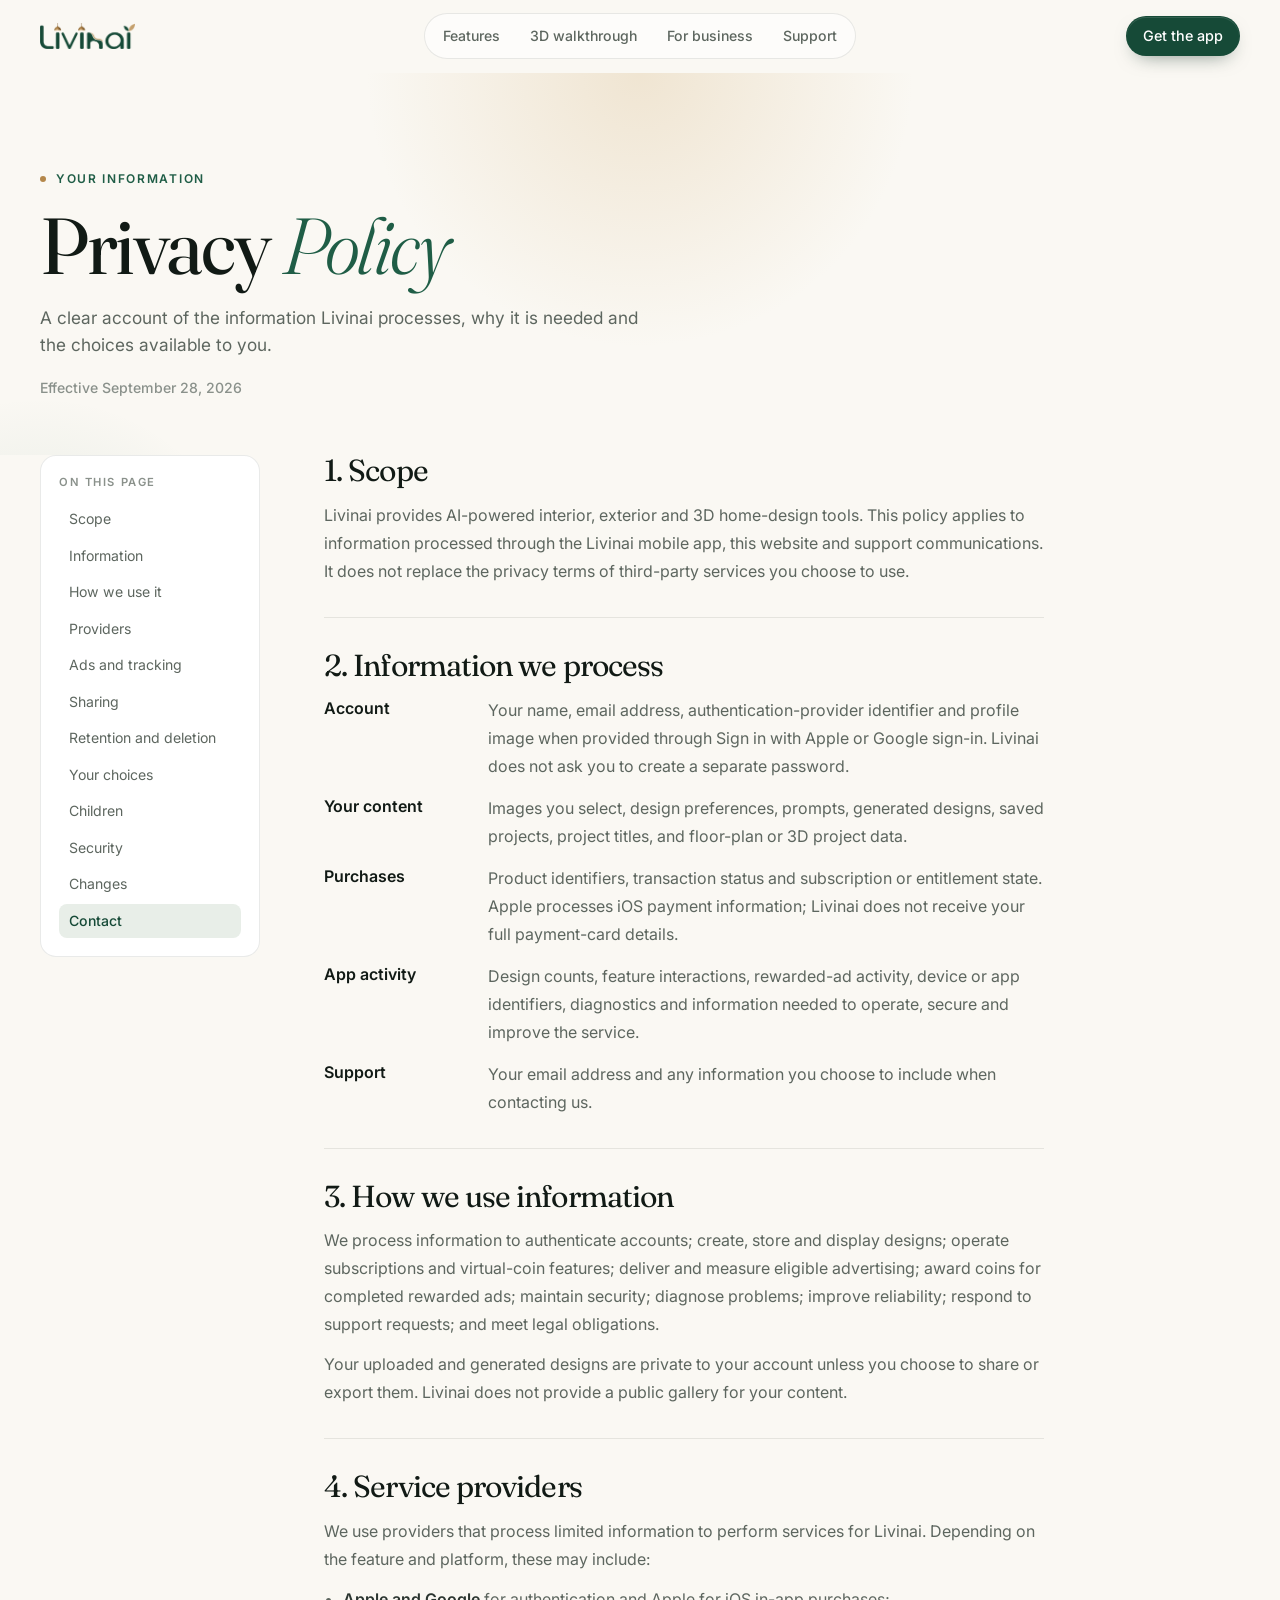
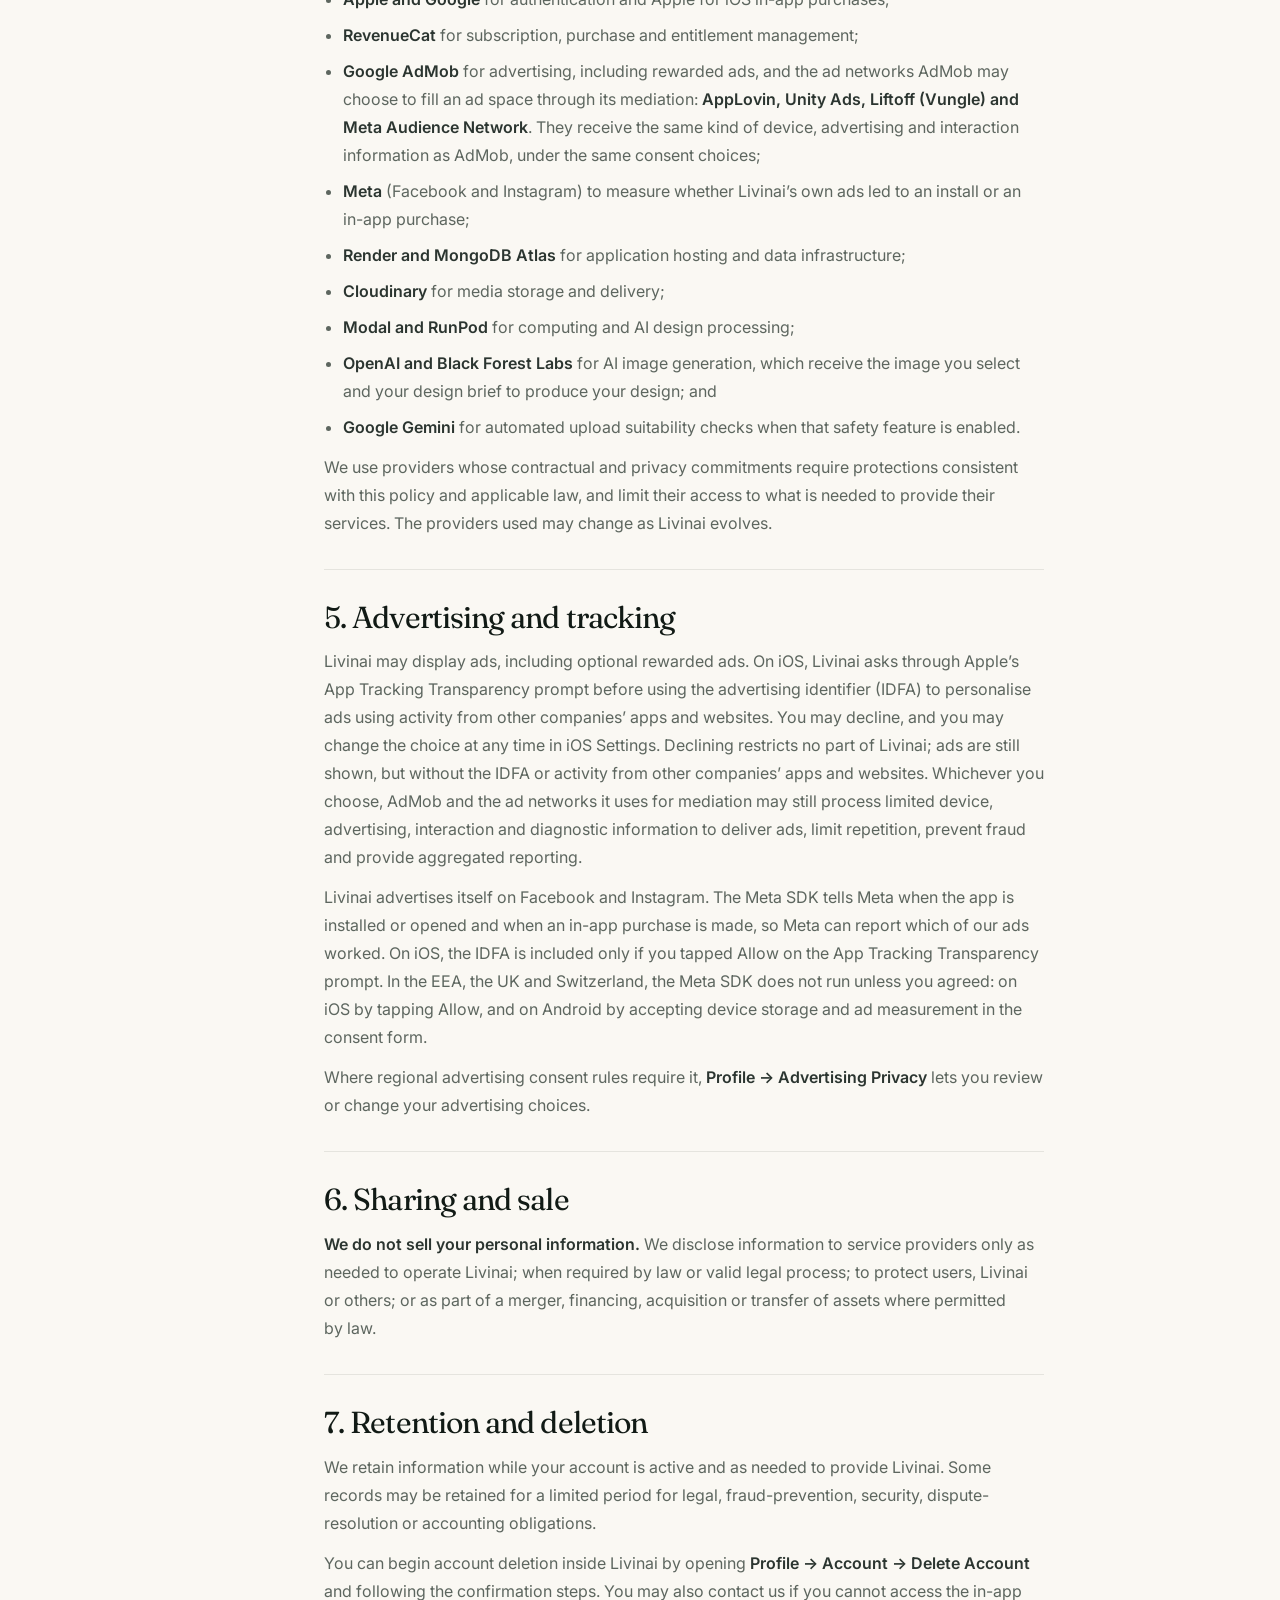
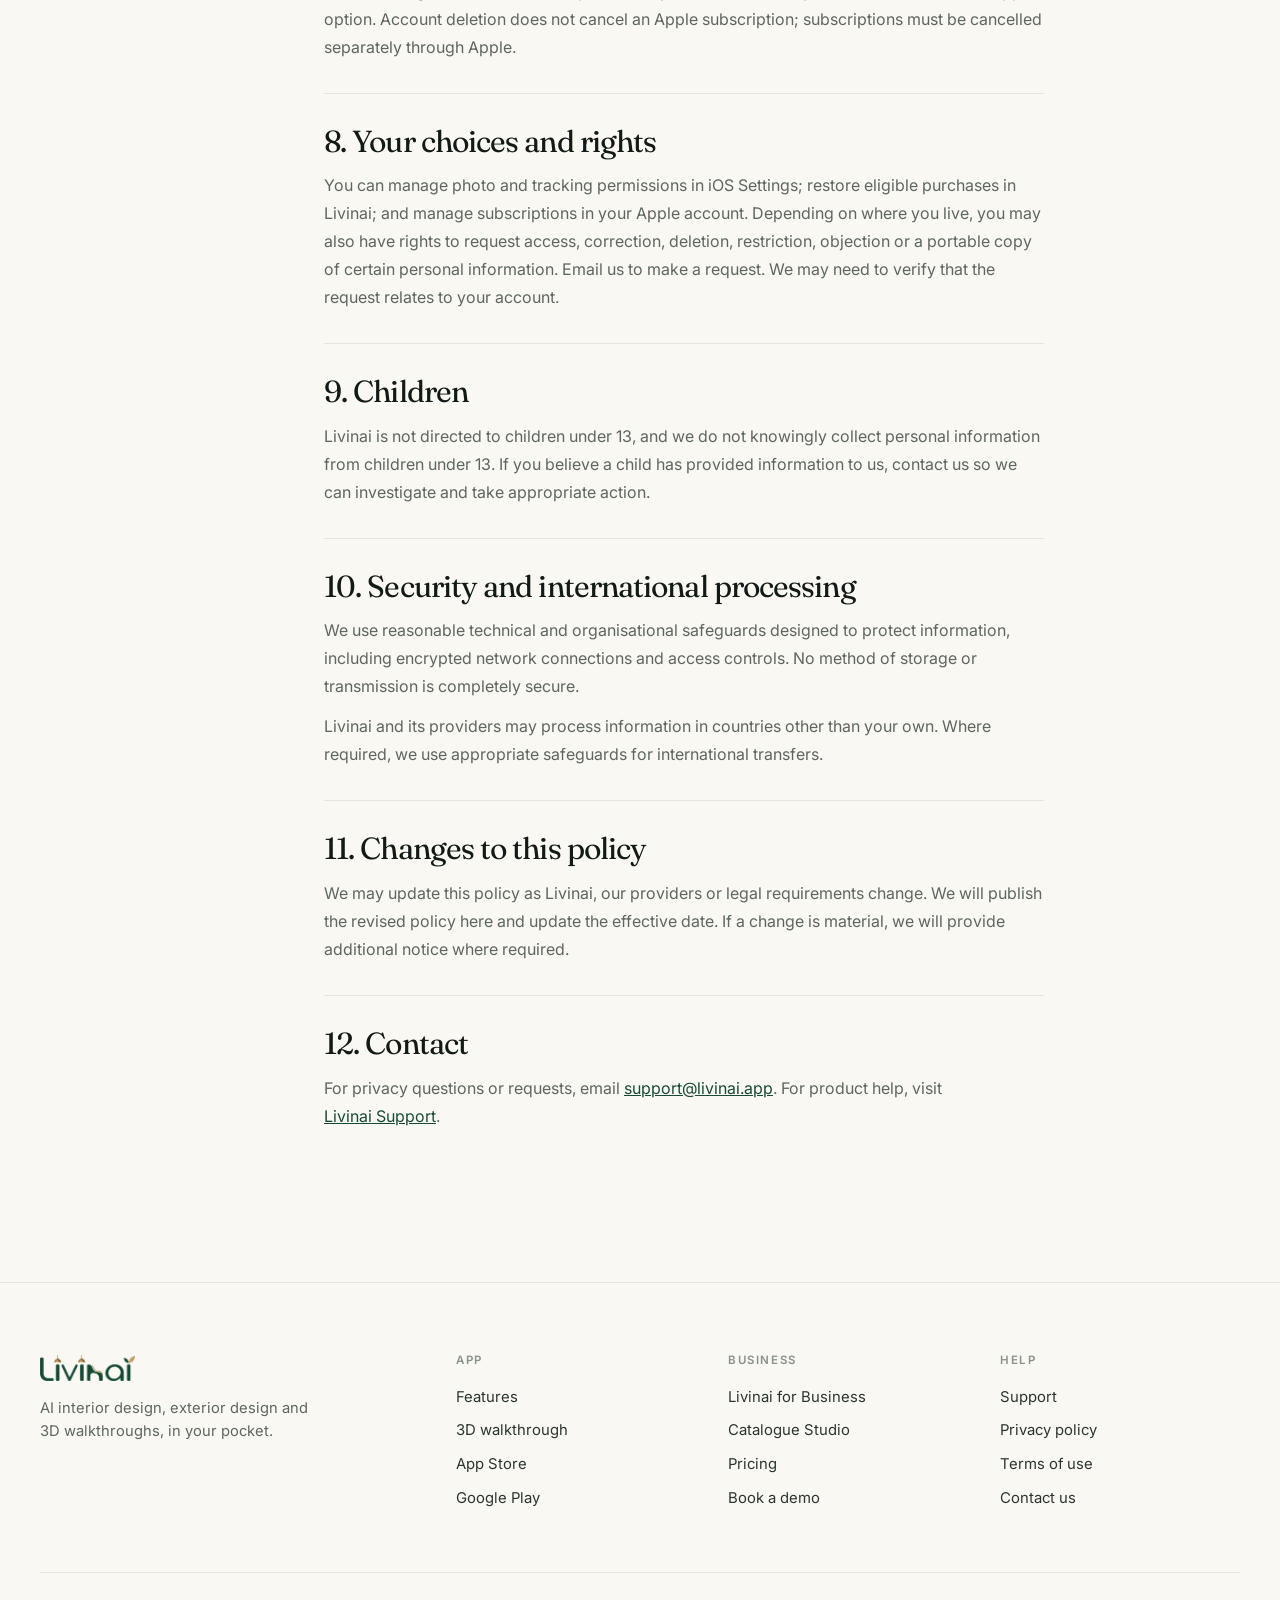
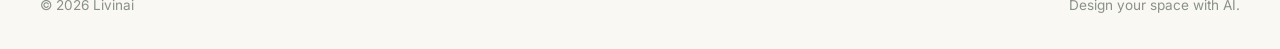
<file: privacy/index.html>
<!doctype html>
<html lang="en">
<head>
<meta charset="utf-8">
<meta name="viewport" content="width=device-width, initial-scale=1">
<title>Privacy Policy · Livinai</title>
<meta name="description" content="Livinai Privacy Policy: what information is processed, why it is used and the choices available to you.">
<meta name="theme-color" content="#FAF8F3">
<link rel="canonical" href="https://livinai.app/privacy/">
<meta property="og:type" content="website">
<meta property="og:site_name" content="Livinai">
<meta property="og:title" content="Livinai Privacy Policy">
<meta property="og:image" content="https://livinai.app/assets/img/og.jpg">
<meta property="og:image:width" content="1200">
<meta property="og:image:height" content="630">
<link rel="icon" href="/favicon.ico" sizes="any">
<link rel="icon" type="image/png" sizes="32x32" href="/favicon-32.png">
<link rel="apple-touch-icon" href="/apple-touch-icon.png">
<link rel="manifest" href="/site.webmanifest">
<link rel="preconnect" href="https://fonts.googleapis.com">
<link rel="preconnect" href="https://fonts.gstatic.com" crossorigin>
<link href="https://fonts.googleapis.com/css2?family=Fraunces:ital,opsz,wght@0,9..144,300..600;1,9..144,300..500&family=Inter:wght@400;500;600&display=swap" rel="stylesheet">
<link rel="stylesheet" href="/assets/site.css">
</head>
<body>
<svg width="0" height="0" style="position:absolute" aria-hidden="true">
  <defs>
    <symbol id="i-arrow" viewBox="0 0 24 24" fill="none" stroke="currentColor" stroke-width="1.8" stroke-linecap="round" stroke-linejoin="round"><path d="M5 12h14M13 6l6 6-6 6"/></symbol>
    <symbol id="i-chev" viewBox="0 0 24 24" fill="none" stroke="currentColor" stroke-width="1.8" stroke-linecap="round" stroke-linejoin="round"><path d="m9 6 6 6-6 6"/></symbol>
    <symbol id="i-menu" viewBox="0 0 24 24" fill="none" stroke="currentColor" stroke-width="1.8" stroke-linecap="round"><path d="M4 8h16M4 16h16"/></symbol>
    <symbol id="i-mail" viewBox="0 0 24 24" fill="none" stroke="currentColor" stroke-width="1.7" stroke-linecap="round" stroke-linejoin="round"><rect x="3" y="5" width="18" height="14" rx="3"/><path d="m4 7 8 6 8-6"/></symbol>
    <symbol id="i-card" viewBox="0 0 24 24" fill="none" stroke="currentColor" stroke-width="1.7" stroke-linecap="round" stroke-linejoin="round"><rect x="3" y="5.5" width="18" height="13" rx="2.5"/><path d="M3 10h18M7 15h3"/></symbol>
    <symbol id="i-user" viewBox="0 0 24 24" fill="none" stroke="currentColor" stroke-width="1.7" stroke-linecap="round" stroke-linejoin="round"><circle cx="12" cy="8.5" r="3.5"/><path d="M5 20c1.2-3.5 4-5 7-5s5.8 1.5 7 5"/></symbol>
    <symbol id="i-spark" viewBox="0 0 24 24" fill="none" stroke="currentColor" stroke-width="1.7" stroke-linecap="round" stroke-linejoin="round"><path d="M12 3.5 13.8 10l6.7 2-6.7 2L12 20.5 10.2 14l-6.7-2 6.7-2Z"/></symbol>
    <symbol id="i-shield" viewBox="0 0 24 24" fill="none" stroke="currentColor" stroke-width="1.7" stroke-linecap="round" stroke-linejoin="round"><path d="M12 3 4.5 6v5.5c0 4.6 3.2 8.2 7.5 9.5 4.3-1.3 7.5-4.9 7.5-9.5V6Z"/><path d="m9 12 2.2 2.2L15.5 10"/></symbol>
  </defs>
</svg>

<a class="skip" href="#main">Skip to content</a>

<header class="hdr">
  <div class="wrap hdr-in">
    <a class="brand" href="/" aria-label="Livinai home"><img src="/assets/img/wordmark.png" alt="Livinai" width="96" height="26"></a>
    <nav class="nav" aria-label="Main">
      <a href="/#features">Features</a>
      <a href="/#walkthrough">3D walkthrough</a>
      <a href="/business/">For business</a>
      <a href="/support/">Support</a>
    </nav>
    <div class="hdr-cta">
      <a class="btn btn-primary btn-sm" href="/#download">Get the app</a>
      <button class="menu-btn" id="menuBtn" type="button" aria-label="Open menu" aria-expanded="false" aria-controls="mnav"><svg><use href="#i-menu"/></svg></button>
    </div>
  </div>
  <nav class="mnav" id="mnav" aria-label="Mobile">
    <a href="/#features">Features <svg><use href="#i-chev"/></svg></a>
    <a href="/#walkthrough">3D walkthrough <svg><use href="#i-chev"/></svg></a>
    <a href="/business/">For business <svg><use href="#i-chev"/></svg></a>
    <a href="/support/">Support <svg><use href="#i-chev"/></svg></a>
    <a class="btn btn-primary" href="/#download">Get the app</a>
  </nav>
</header>

<main id="main">
  <section class="intro">
    <div class="glow" aria-hidden="true"><i></i><i></i><i></i></div>
    <div class="wrap" style="position:relative">
      <span class="eyebrow">Your information</span>
      <h1>Privacy <em class="accent">Policy</em></h1>
      <p class="lede">A clear account of the information Livinai processes, why it is needed and the choices available to you.</p>
      <p class="meta">Effective September 28, 2026</p>
    </div>
  </section>

  <div class="wrap doc">
    <nav class="toc" aria-label="Privacy Policy contents">
      <strong>On this page</strong>
        <a href="#scope">Scope</a>
        <a href="#information">Information</a>
        <a href="#use">How we use it</a>
        <a href="#providers">Providers</a>
        <a href="#tracking">Ads and tracking</a>
        <a href="#sharing">Sharing</a>
        <a href="#retention">Retention and deletion</a>
        <a href="#choices">Your choices</a>
        <a href="#children">Children</a>
        <a href="#security">Security</a>
        <a href="#changes">Changes</a>
        <a href="#contact">Contact</a>
    </nav>
    <article class="prose">
        <section id="scope"><h2>1. Scope</h2><p>Livinai provides AI-powered interior, exterior and 3D home-design tools. This policy applies to information processed through the Livinai mobile app, this website and support communications. It does not replace the privacy terms of third-party services you choose to use.</p></section>

        <section id="information"><h2>2. Information we process</h2><dl class="dl">
          <dt>Account</dt><dd>Your name, email address, authentication-provider identifier and profile image when provided through Sign in with Apple or Google sign-in. Livinai does not ask you to create a separate password.</dd>
          <dt>Your content</dt><dd>Images you select, design preferences, prompts, generated designs, saved projects, project titles, and floor-plan or 3D project data.</dd>
          <dt>Purchases</dt><dd>Product identifiers, transaction status and subscription or entitlement state. Apple processes iOS payment information; Livinai does not receive your full payment-card details.</dd>
          <dt>App activity</dt><dd>Design counts, feature interactions, rewarded-ad activity, device or app identifiers, diagnostics and information needed to operate, secure and improve the service.</dd>
          <dt>Support</dt><dd>Your email address and any information you choose to include when contacting us.</dd>
        </dl></section>

        <section id="use"><h2>3. How we use information</h2><p>We process information to authenticate accounts; create, store and display designs; operate subscriptions and virtual-coin features; deliver and measure eligible advertising; award coins for completed rewarded ads; maintain security; diagnose problems; improve reliability; respond to support requests; and meet legal obligations.</p><p>Your uploaded and generated designs are private to your account unless you choose to share or export them. Livinai does not provide a public gallery for your content.</p></section>

        <section id="providers"><h2>4. Service providers</h2><p>We use providers that process limited information to perform services for Livinai. Depending on the feature and platform, these may include:</p><ul><li><strong>Apple and Google</strong> for authentication and Apple for iOS in-app purchases;</li><li><strong>RevenueCat</strong> for subscription, purchase and entitlement management;</li><li><strong>Google AdMob</strong> for advertising, including rewarded ads, and the ad networks AdMob may choose to fill an ad space through its mediation: <strong>AppLovin, Unity Ads, Liftoff (Vungle) and Meta Audience Network</strong>. They receive the same kind of device, advertising and interaction information as AdMob, under the same consent choices;</li><li><strong>Meta</strong> (Facebook and Instagram) to measure whether Livinai’s own ads led to an install or an in-app purchase;</li><li><strong>Render and MongoDB Atlas</strong> for application hosting and data infrastructure;</li><li><strong>Cloudinary</strong> for media storage and delivery;</li><li><strong>Modal and RunPod</strong> for computing and AI design processing;</li><li><strong>OpenAI and Black Forest Labs</strong> for AI image generation, which receive the image you select and your design brief to produce your design; and</li><li><strong>Google Gemini</strong> for automated upload suitability checks when that safety feature is enabled.</li></ul><p>We use providers whose contractual and privacy commitments require protections consistent with this policy and applicable law, and limit their access to what is needed to provide their services. The providers used may change as Livinai evolves.</p></section>

        <section id="tracking"><h2>5. Advertising and tracking</h2><p>Livinai may display ads, including optional rewarded ads. On iOS, Livinai asks through Apple’s App Tracking Transparency prompt before using the advertising identifier (IDFA) to personalise ads using activity from other companies’ apps and websites. You may decline, and you may change the choice at any time in iOS Settings. Declining restricts no part of Livinai; ads are still shown, but without the IDFA or activity from other companies’ apps and websites. Whichever you choose, AdMob and the ad networks it uses for mediation may still process limited device, advertising, interaction and diagnostic information to deliver ads, limit repetition, prevent fraud and provide aggregated reporting.</p><p>Livinai advertises itself on Facebook and Instagram. The Meta SDK tells Meta when the app is installed or opened and when an in-app purchase is made, so Meta can report which of our ads worked. On iOS, the IDFA is included only if you tapped Allow on the App Tracking Transparency prompt. In the EEA, the UK and Switzerland, the Meta SDK does not run unless you agreed: on iOS by tapping Allow, and on Android by accepting device storage and ad measurement in the consent form.</p><p>Where regional advertising consent rules require it, <strong>Profile → Advertising Privacy</strong> lets you review or change your advertising choices.</p></section>

        <section id="sharing"><h2>6. Sharing and sale</h2><p><strong>We do not sell your personal information.</strong> We disclose information to service providers only as needed to operate Livinai; when required by law or valid legal process; to protect users, Livinai or others; or as part of a merger, financing, acquisition or transfer of assets where permitted by law.</p></section>

        <section id="retention"><h2>7. Retention and deletion</h2><p>We retain information while your account is active and as needed to provide Livinai. Some records may be retained for a limited period for legal, fraud-prevention, security, dispute-resolution or accounting obligations.</p><p>You can begin account deletion inside Livinai by opening <strong>Profile → Account → Delete Account</strong> and following the confirmation steps. You may also contact us if you cannot access the in-app option. Account deletion does not cancel an Apple subscription; subscriptions must be cancelled separately through Apple.</p></section>

        <section id="choices"><h2>8. Your choices and rights</h2><p>You can manage photo and tracking permissions in iOS Settings; restore eligible purchases in Livinai; and manage subscriptions in your Apple account. Depending on where you live, you may also have rights to request access, correction, deletion, restriction, objection or a portable copy of certain personal information. Email us to make a request. We may need to verify that the request relates to your account.</p></section>

        <section id="children"><h2>9. Children</h2><p>Livinai is not directed to children under 13, and we do not knowingly collect personal information from children under 13. If you believe a child has provided information to us, contact us so we can investigate and take appropriate action.</p></section>

        <section id="security"><h2>10. Security and international processing</h2><p>We use reasonable technical and organisational safeguards designed to protect information, including encrypted network connections and access controls. No method of storage or transmission is completely secure.</p><p>Livinai and its providers may process information in countries other than your own. Where required, we use appropriate safeguards for international transfers.</p></section>

        <section id="changes"><h2>11. Changes to this policy</h2><p>We may update this policy as Livinai, our providers or legal requirements change. We will publish the revised policy here and update the effective date. If a change is material, we will provide additional notice where required.</p></section>

        <section id="contact"><h2>12. Contact</h2><p>For privacy questions or requests, email <a href="mailto:support@livinai.app?subject=Livinai%20Privacy%20Request">support@livinai.app</a>. For product help, visit <a href="/support/">Livinai Support</a>.</p></section>
      </article>
  </div>
</main>

<footer class="ftr">
  <div class="wrap">
    <div class="ftr-grid">
      <div><img class="logo" src="/assets/img/wordmark.png" alt="Livinai" width="96" height="26"><p>AI interior design, exterior design and 3D walkthroughs, in your pocket.</p></div>
      <div><h2>App</h2><ul class="clean"><li><a href="/#features">Features</a></li><li><a href="/#walkthrough">3D walkthrough</a></li><li><a href="https://apps.apple.com/app/id6800486898" rel="noopener">App Store</a></li><li><a href="https://play.google.com/store/apps/details?id=com.livinai.app" rel="noopener">Google Play</a></li></ul></div>
      <div><h2>Business</h2><ul class="clean"><li><a href="/business/">Livinai for Business</a></li><li><a href="/business/#catalogue">Catalogue Studio</a></li><li><a href="/business/#pricing">Pricing</a></li><li><a href="/business/#demo">Book a demo</a></li></ul></div>
      <div><h2>Help</h2><ul class="clean"><li><a href="/support/">Support</a></li><li><a href="/privacy/" aria-current="page">Privacy policy</a></li><li><a href="/terms/">Terms of use</a></li><li><a href="mailto:hello@livinai.app">Contact us</a></li></ul></div>
    </div>
    <div class="ftr-bottom"><span>© <span data-year>2026</span> Livinai</span><span>Design your space with AI.</span></div>
  </div>
</footer>

<script src="/assets/site.js" defer></script>
</body>
</html>
</file>
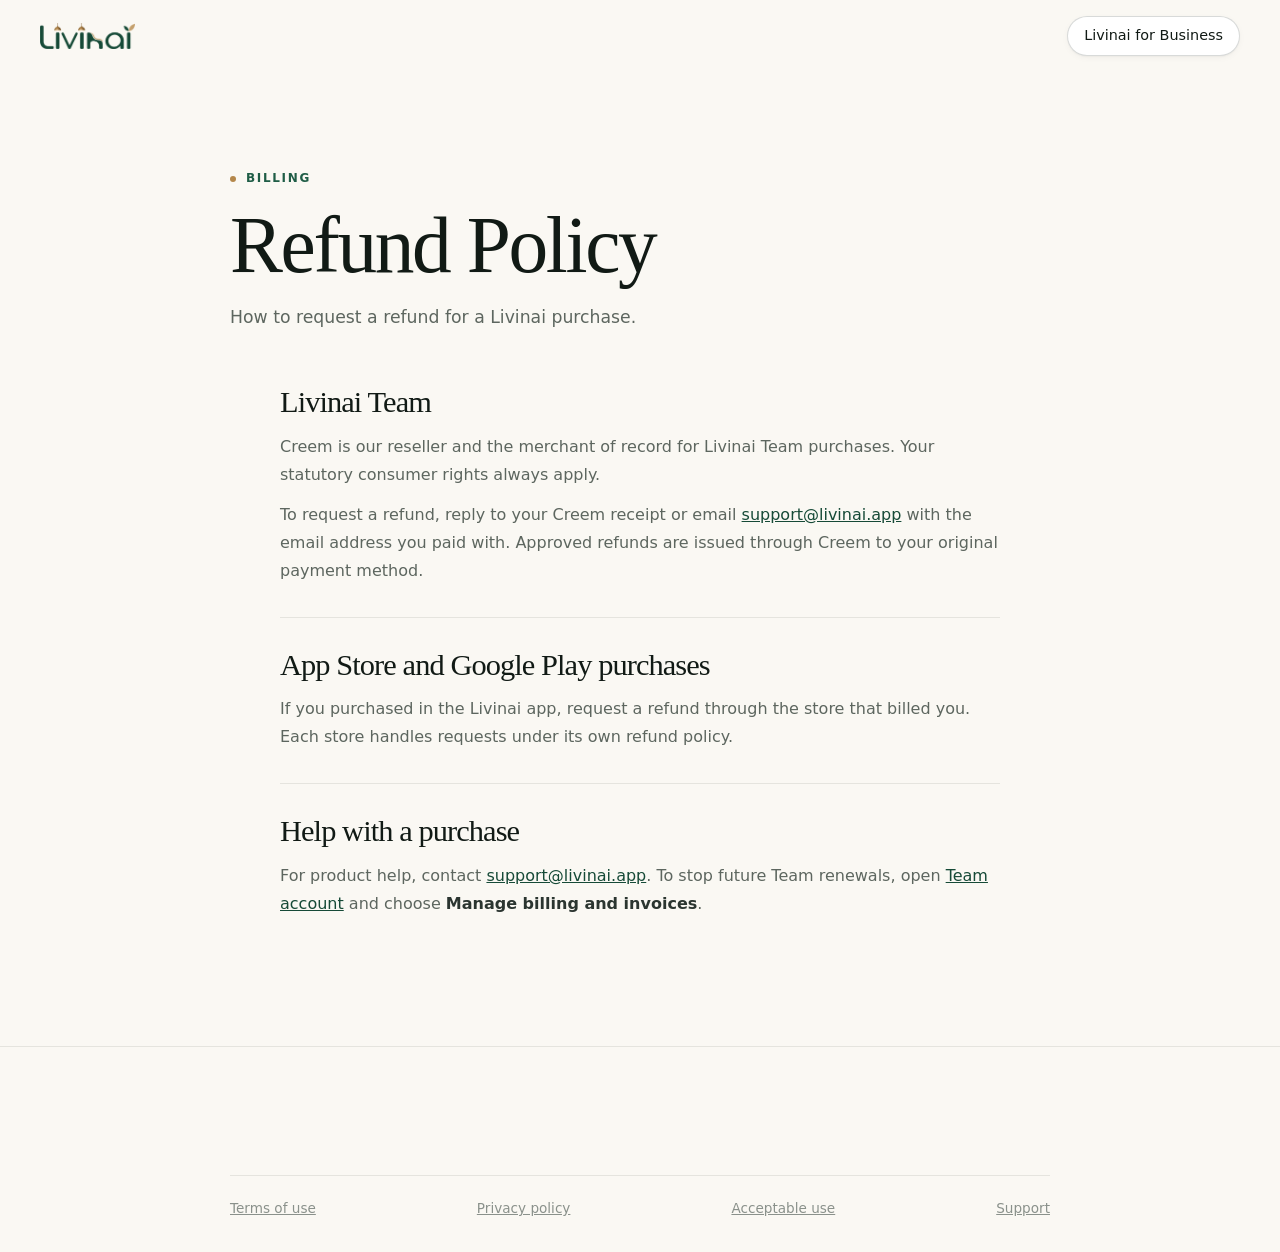
<file: refunds/index.html>
<!doctype html>
<html lang="en">
<head>
<meta charset="utf-8">
<meta name="viewport" content="width=device-width, initial-scale=1">
<title>Refund Policy · Livinai</title>
<meta name="description" content="How to request a refund for Livinai Team or a purchase made in the Livinai app.">
<link rel="canonical" href="https://livinai.app/refunds/">
<link rel="icon" href="/favicon.ico" sizes="any">
<link rel="stylesheet" href="/assets/site.css">
</head>
<body>
<a class="skip" href="#main">Skip to content</a>
<header class="hdr">
  <div class="wrap hdr-in" style="grid-template-columns:minmax(0,1fr) auto">
    <a class="brand" href="/" aria-label="Livinai home"><img src="/assets/img/wordmark.png" alt="Livinai" width="96" height="26"></a>
    <div class="hdr-cta"><a class="btn btn-secondary btn-sm" href="/business/">Livinai for Business</a></div>
  </div>
</header>
<main id="main">
  <section class="intro">
    <div class="wrap narrow">
      <span class="eyebrow">Billing</span>
      <h1>Refund Policy</h1>
      <p class="lede">How to request a refund for a Livinai purchase.</p>
    </div>
  </section>
  <article class="wrap narrow prose" style="padding-bottom:clamp(48px,8vw,96px)">
    <section>
      <h2>Livinai Team</h2>
      <p>Creem is our reseller and the merchant of record for Livinai Team purchases. Your statutory consumer rights always apply.</p>
      <p>To request a refund, reply to your Creem receipt or email <a href="mailto:support@livinai.app">support@livinai.app</a> with the email address you paid with. Approved refunds are issued through Creem to your original payment method.</p>
    </section>
    <section>
      <h2>App Store and Google Play purchases</h2>
      <p>If you purchased in the Livinai app, request a refund through the store that billed you. Each store handles requests under its own refund policy.</p>
    </section>
    <section>
      <h2>Help with a purchase</h2>
      <p>For product help, contact <a href="mailto:support@livinai.app">support@livinai.app</a>. To stop future Team renewals, open <a href="/business/account/">Team account</a> and choose <strong>Manage billing and invoices</strong>.</p>
    </section>
  </article>
</main>
<footer class="ftr">
  <div class="wrap narrow">
    <div class="ftr-bottom"><a href="/terms/">Terms of use</a><a href="/privacy/">Privacy policy</a><a href="/acceptable-use/">Acceptable use</a><a href="/support/">Support</a></div>
  </div>
</footer>
</body>
</html>
</file>
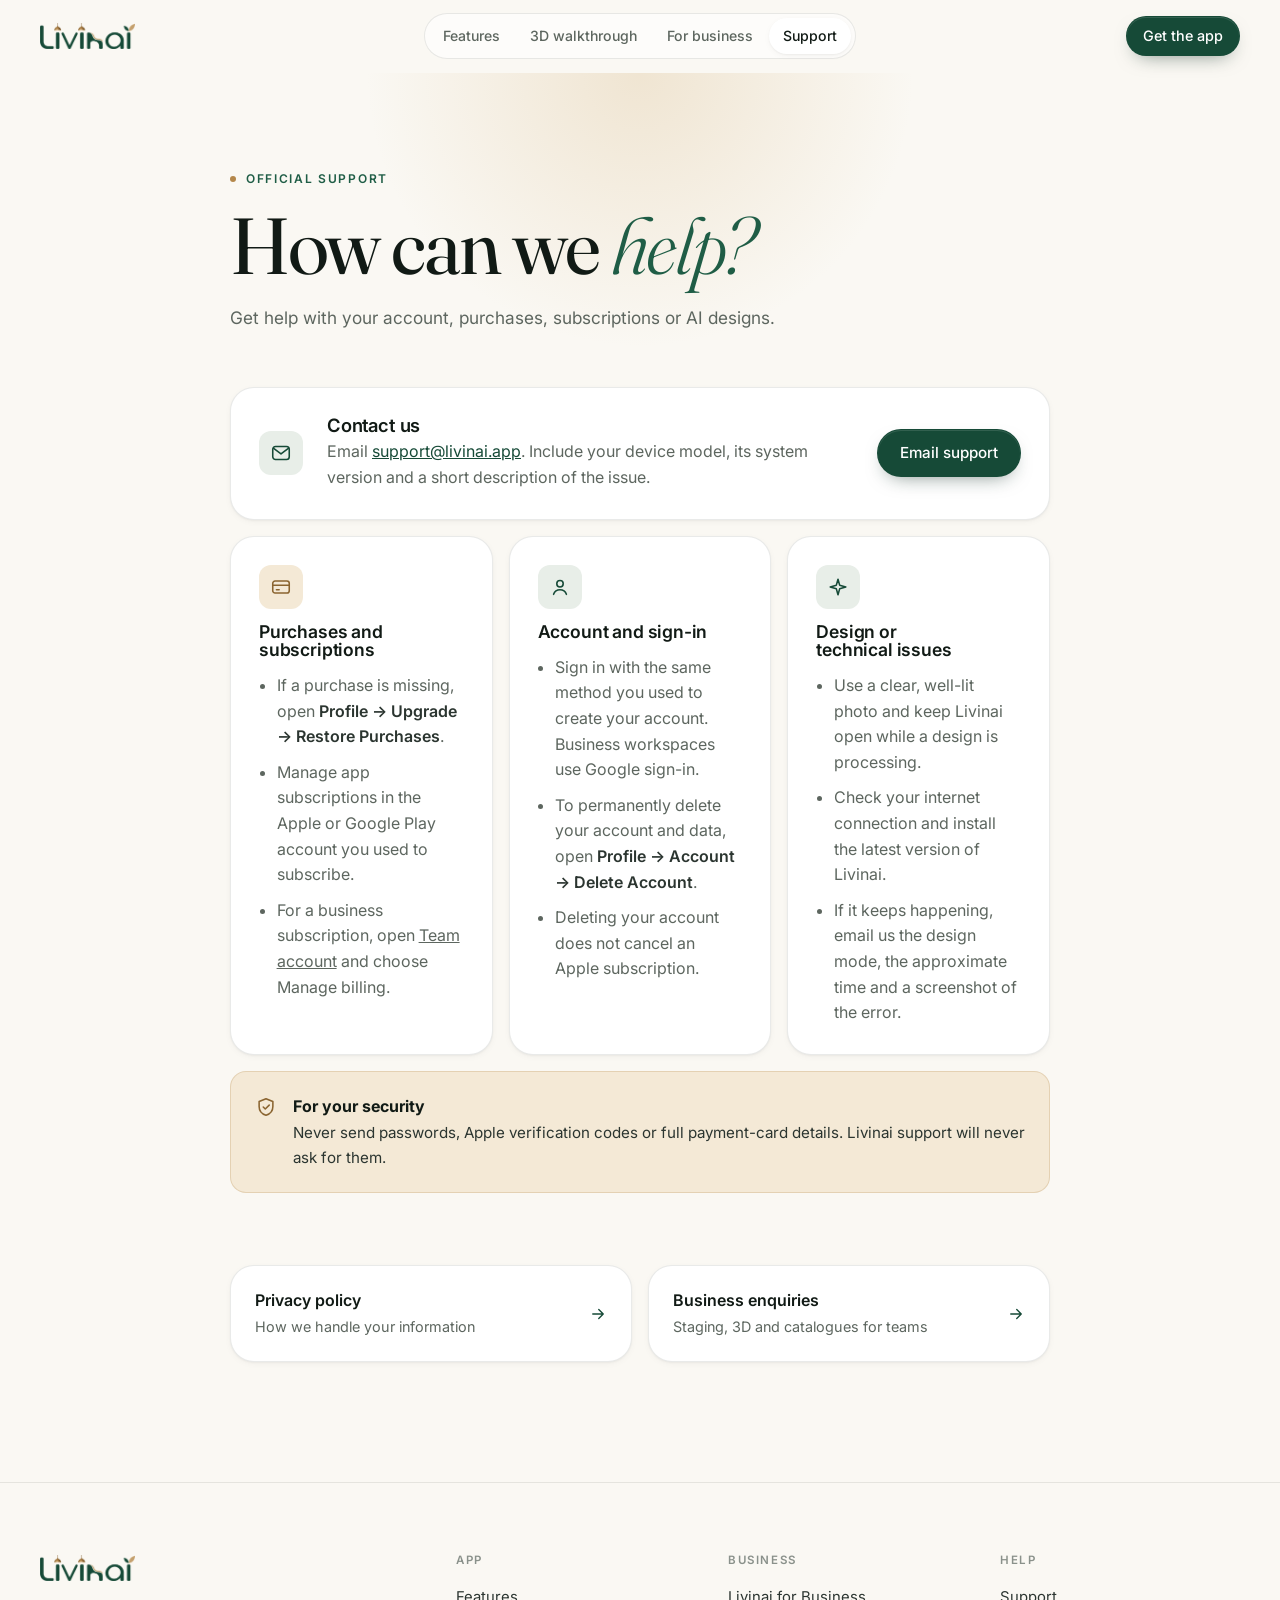
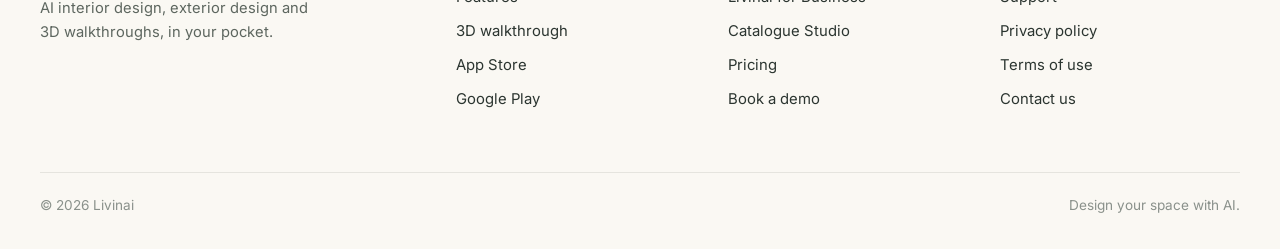
<file: support/index.html>
<!doctype html>
<html lang="en">
<head>
<meta charset="utf-8">
<meta name="viewport" content="width=device-width, initial-scale=1">
<title>Support · Livinai</title>
<meta name="description" content="Official support for the Livinai AI home design app: account, purchases, subscriptions and design help.">
<meta name="theme-color" content="#FAF8F3">
<link rel="canonical" href="https://livinai.app/support/">
<meta property="og:type" content="website">
<meta property="og:site_name" content="Livinai">
<meta property="og:title" content="Livinai Support">
<meta property="og:description" content="Help with your account, purchases, subscriptions and AI designs.">
<meta property="og:image" content="https://livinai.app/assets/img/og.jpg">
<meta property="og:image:width" content="1200">
<meta property="og:image:height" content="630">
<link rel="icon" href="/favicon.ico" sizes="any">
<link rel="icon" type="image/png" sizes="32x32" href="/favicon-32.png">
<link rel="apple-touch-icon" href="/apple-touch-icon.png">
<link rel="manifest" href="/site.webmanifest">
<link rel="preconnect" href="https://fonts.googleapis.com">
<link rel="preconnect" href="https://fonts.gstatic.com" crossorigin>
<link href="https://fonts.googleapis.com/css2?family=Fraunces:ital,opsz,wght@0,9..144,300..600;1,9..144,300..500&family=Inter:wght@400;500;600&display=swap" rel="stylesheet">
<link rel="stylesheet" href="/assets/site.css">
<style>
.contact{display:grid;grid-template-columns:auto 1fr auto;gap:20px 24px;align-items:center;padding:28px}
.contact h2{font-family:var(--sans);font-size:1.15rem;font-weight:600;letter-spacing:-.01em;margin-bottom:4px}
.contact p{color:var(--muted)}
.contact a:not(.btn){color:var(--green)}
@media (max-width:720px){ .contact{grid-template-columns:auto 1fr} .contact .btn{grid-column:1/-1;justify-self:start} }
.topics{margin-top:16px}
.topic{padding:28px;display:grid;gap:14px;align-content:start}
.topic h2{font-family:var(--sans);font-size:1.1rem;font-weight:600;letter-spacing:-.01em}
.topic ul{margin:0;padding-left:1.1rem;display:grid;gap:10px}
.topic li{color:var(--muted);line-height:1.6}
.topic strong{color:var(--ink-2);font-weight:600}
.note{display:flex;gap:16px;align-items:flex-start;margin-top:16px;padding:22px 24px;border-radius:var(--r-md);background:var(--gold-3);border:1px solid rgba(180,135,74,.25)}
.note svg{width:22px;height:22px;flex:none;color:#8a6430;margin-top:2px}
.note strong{display:block;margin-bottom:2px}
.note p{color:var(--ink-2);font-size:.95rem}
.more{display:grid;grid-template-columns:repeat(2,1fr);gap:16px;margin-top:clamp(48px,6vw,72px)}
.more a{display:flex;justify-content:space-between;align-items:center;gap:16px;padding:22px 24px;text-decoration:none;transition:border-color .2s,box-shadow .2s}
.more a:hover{border-color:var(--line-2);box-shadow:var(--sh-2)}
.more b{display:block;font-weight:600}
.more small{color:var(--muted);font-size:.9rem}
.more svg{width:18px;height:18px;color:var(--green);flex:none}
@media (max-width:720px){ .more{grid-template-columns:1fr} }
</style>
</head>
<body>
<svg width="0" height="0" style="position:absolute" aria-hidden="true">
  <defs>
    <symbol id="i-arrow" viewBox="0 0 24 24" fill="none" stroke="currentColor" stroke-width="1.8" stroke-linecap="round" stroke-linejoin="round"><path d="M5 12h14M13 6l6 6-6 6"/></symbol>
    <symbol id="i-chev" viewBox="0 0 24 24" fill="none" stroke="currentColor" stroke-width="1.8" stroke-linecap="round" stroke-linejoin="round"><path d="m9 6 6 6-6 6"/></symbol>
    <symbol id="i-menu" viewBox="0 0 24 24" fill="none" stroke="currentColor" stroke-width="1.8" stroke-linecap="round"><path d="M4 8h16M4 16h16"/></symbol>
    <symbol id="i-mail" viewBox="0 0 24 24" fill="none" stroke="currentColor" stroke-width="1.7" stroke-linecap="round" stroke-linejoin="round"><rect x="3" y="5" width="18" height="14" rx="3"/><path d="m4 7 8 6 8-6"/></symbol>
    <symbol id="i-card" viewBox="0 0 24 24" fill="none" stroke="currentColor" stroke-width="1.7" stroke-linecap="round" stroke-linejoin="round"><rect x="3" y="5.5" width="18" height="13" rx="2.5"/><path d="M3 10h18M7 15h3"/></symbol>
    <symbol id="i-user" viewBox="0 0 24 24" fill="none" stroke="currentColor" stroke-width="1.7" stroke-linecap="round" stroke-linejoin="round"><circle cx="12" cy="8.5" r="3.5"/><path d="M5 20c1.2-3.5 4-5 7-5s5.8 1.5 7 5"/></symbol>
    <symbol id="i-spark" viewBox="0 0 24 24" fill="none" stroke="currentColor" stroke-width="1.7" stroke-linecap="round" stroke-linejoin="round"><path d="M12 3.5 13.8 10l6.7 2-6.7 2L12 20.5 10.2 14l-6.7-2 6.7-2Z"/></symbol>
    <symbol id="i-shield" viewBox="0 0 24 24" fill="none" stroke="currentColor" stroke-width="1.7" stroke-linecap="round" stroke-linejoin="round"><path d="M12 3 4.5 6v5.5c0 4.6 3.2 8.2 7.5 9.5 4.3-1.3 7.5-4.9 7.5-9.5V6Z"/><path d="m9 12 2.2 2.2L15.5 10"/></symbol>
  </defs>
</svg>

<a class="skip" href="#main">Skip to content</a>

<header class="hdr">
  <div class="wrap hdr-in">
    <a class="brand" href="/" aria-label="Livinai home"><img src="/assets/img/wordmark.png" alt="Livinai" width="96" height="26"></a>
    <nav class="nav" aria-label="Main">
      <a href="/#features">Features</a>
      <a href="/#walkthrough">3D walkthrough</a>
      <a href="/business/">For business</a>
      <a href="/support/" aria-current="page">Support</a>
    </nav>
    <div class="hdr-cta">
      <a class="btn btn-primary btn-sm" href="/#download">Get the app</a>
      <button class="menu-btn" id="menuBtn" type="button" aria-label="Open menu" aria-expanded="false" aria-controls="mnav"><svg><use href="#i-menu"/></svg></button>
    </div>
  </div>
  <nav class="mnav" id="mnav" aria-label="Mobile">
    <a href="/#features">Features <svg><use href="#i-chev"/></svg></a>
    <a href="/#walkthrough">3D walkthrough <svg><use href="#i-chev"/></svg></a>
    <a href="/business/">For business <svg><use href="#i-chev"/></svg></a>
    <a href="/support/" aria-current="page">Support <svg><use href="#i-chev"/></svg></a>
    <a class="btn btn-primary" href="/#download">Get the app</a>
  </nav>
</header>

<main id="main">
  <section class="intro">
    <div class="glow" aria-hidden="true"><i></i><i></i><i></i></div>
    <div class="wrap narrow" style="position:relative">
      <span class="eyebrow">Official support</span>
      <h1>How can we <em class="accent">help?</em></h1>
      <p class="lede">Get help with your account, purchases, subscriptions or AI designs.</p>
    </div>
  </section>

  <div class="wrap narrow" style="padding-bottom:clamp(72px,10vw,120px)">
    <section class="card contact" aria-labelledby="contact-title">
      <span class="ic"><svg><use href="#i-mail"/></svg></span>
      <div>
        <h2 id="contact-title">Contact us</h2>
        <p>Email <a href="mailto:support@livinai.app">support@livinai.app</a>. Include your device model, its system version and a short description of the issue.</p>
      </div>
      <a class="btn btn-primary" href="mailto:support@livinai.app?subject=Livinai%20Support">Email support</a>
    </section>

    <div class="grid-3 topics">
      <section class="card topic" aria-labelledby="t-buy">
        <span class="ic gold"><svg><use href="#i-card"/></svg></span>
        <h2 id="t-buy">Purchases and subscriptions</h2>
        <ul>
          <li>If a purchase is missing, open <strong>Profile → Upgrade → Restore Purchases</strong>.</li>
          <li>Manage app subscriptions in the Apple or Google Play account you used to subscribe.</li>
          <li>For a business subscription, open <a href="/business/account/">Team account</a> and choose Manage billing.</li>
        </ul>
      </section>
      <section class="card topic" aria-labelledby="t-acc">
        <span class="ic"><svg><use href="#i-user"/></svg></span>
        <h2 id="t-acc">Account and sign-in</h2>
        <ul>
          <li>Sign in with the same method you used to create your account. Business workspaces use Google sign-in.</li>
          <li>To permanently delete your account and data, open <strong>Profile → Account → Delete Account</strong>.</li>
          <li>Deleting your account does not cancel an Apple subscription.</li>
        </ul>
      </section>
      <section class="card topic" aria-labelledby="t-tech">
        <span class="ic"><svg><use href="#i-spark"/></svg></span>
        <h2 id="t-tech">Design or technical issues</h2>
        <ul>
          <li>Use a clear, well-lit photo and keep Livinai open while a design is processing.</li>
          <li>Check your internet connection and install the latest version of Livinai.</li>
          <li>If it keeps happening, email us the design mode, the approximate time and a screenshot of the error.</li>
        </ul>
      </section>
    </div>

    <aside class="note">
      <svg><use href="#i-shield"/></svg>
      <div><strong>For your security</strong><p>Never send passwords, Apple verification codes or full payment-card details. Livinai support will never ask for them.</p></div>
    </aside>

    <nav class="more" aria-label="More help">
      <a class="card" href="/privacy/"><span><b>Privacy policy</b><small>How we handle your information</small></span><svg><use href="#i-arrow"/></svg></a>
      <a class="card" href="/business/#demo"><span><b>Business enquiries</b><small>Staging, 3D and catalogues for teams</small></span><svg><use href="#i-arrow"/></svg></a>
    </nav>
  </div>
</main>

<footer class="ftr">
  <div class="wrap">
    <div class="ftr-grid">
      <div><img class="logo" src="/assets/img/wordmark.png" alt="Livinai" width="96" height="26"><p>AI interior design, exterior design and 3D walkthroughs, in your pocket.</p></div>
      <div><h2>App</h2><ul class="clean"><li><a href="/#features">Features</a></li><li><a href="/#walkthrough">3D walkthrough</a></li><li><a href="https://apps.apple.com/app/id6800486898" rel="noopener">App Store</a></li><li><a href="https://play.google.com/store/apps/details?id=com.livinai.app" rel="noopener">Google Play</a></li></ul></div>
      <div><h2>Business</h2><ul class="clean"><li><a href="/business/">Livinai for Business</a></li><li><a href="/business/#catalogue">Catalogue Studio</a></li><li><a href="/business/#pricing">Pricing</a></li><li><a href="/business/#demo">Book a demo</a></li></ul></div>
      <div><h2>Help</h2><ul class="clean"><li><a href="/support/" aria-current="page">Support</a></li><li><a href="/privacy/">Privacy policy</a></li><li><a href="/terms/">Terms of use</a></li><li><a href="mailto:hello@livinai.app">Contact us</a></li></ul></div>
    </div>
    <div class="ftr-bottom"><span>© <span data-year>2026</span> Livinai</span><span>Design your space with AI.</span></div>
  </div>
</footer>

<script src="/assets/site.js" defer></script>
</body>
</html>
</file>
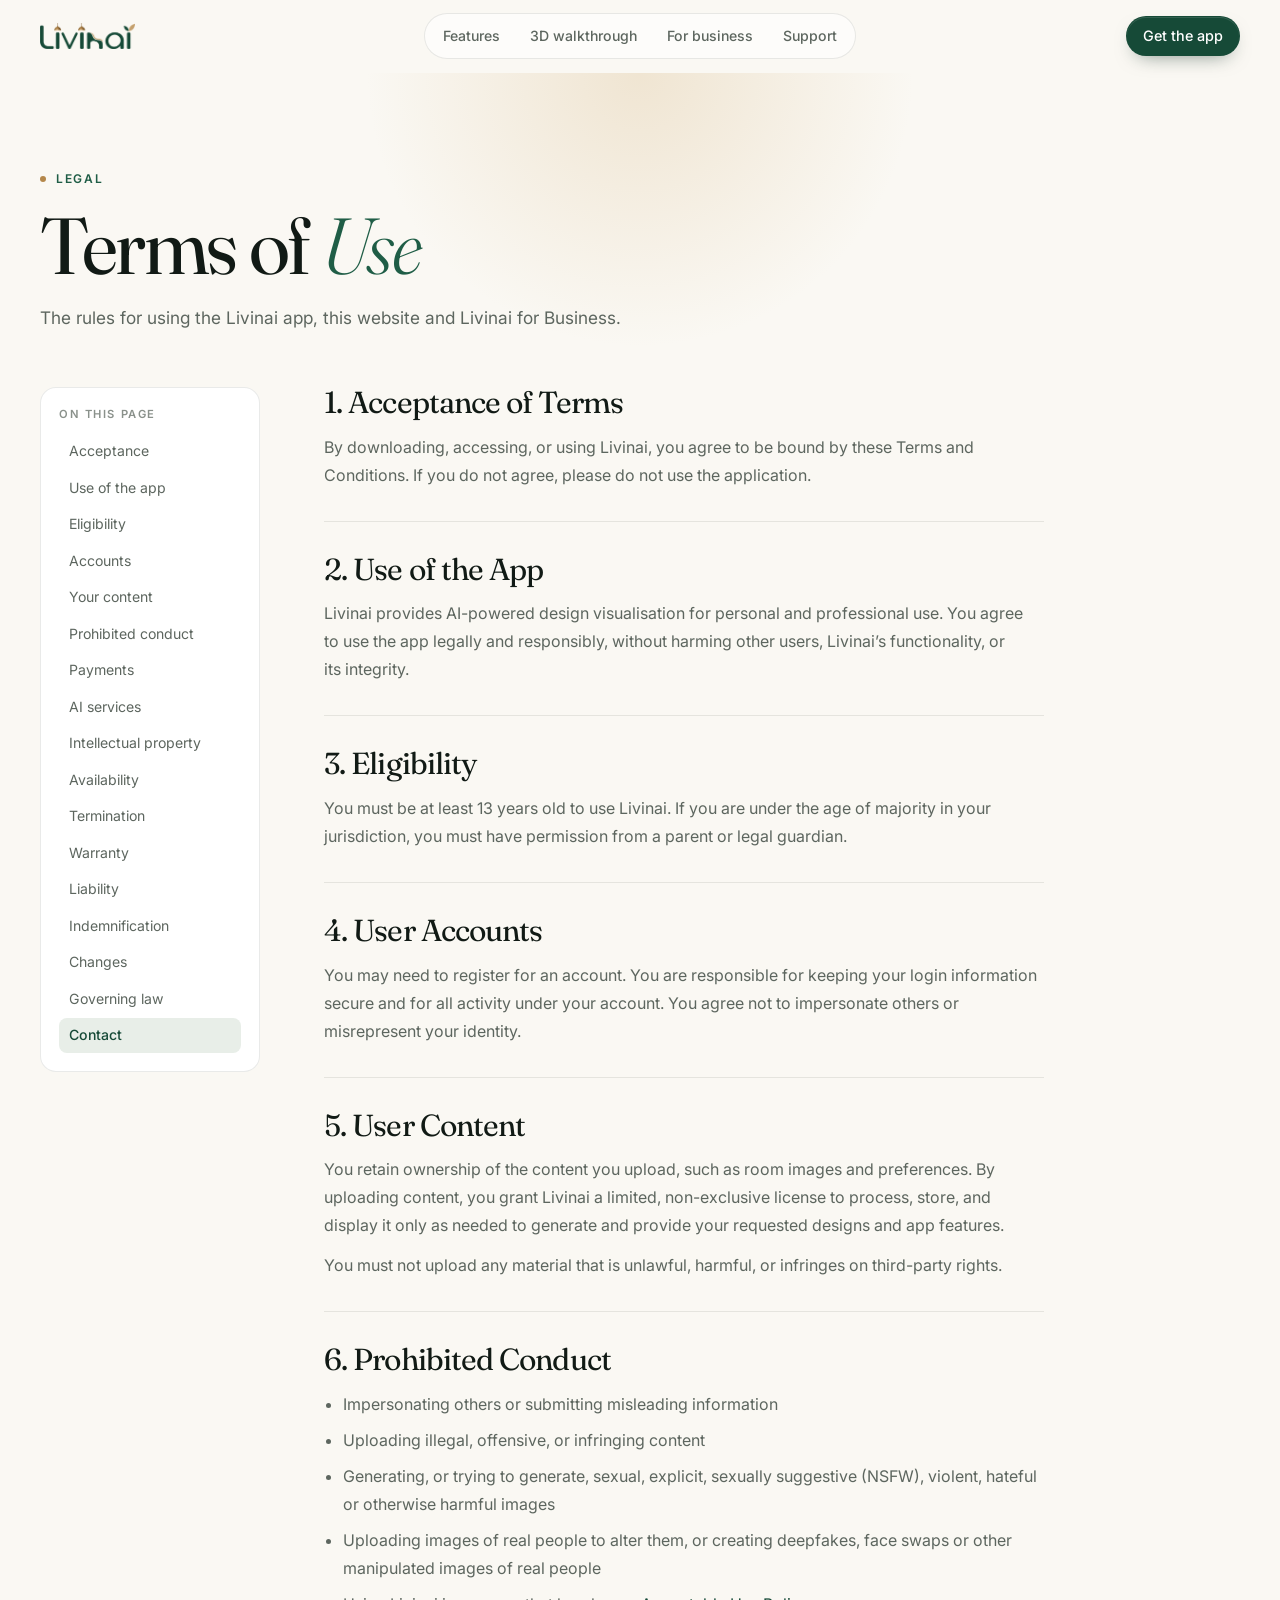
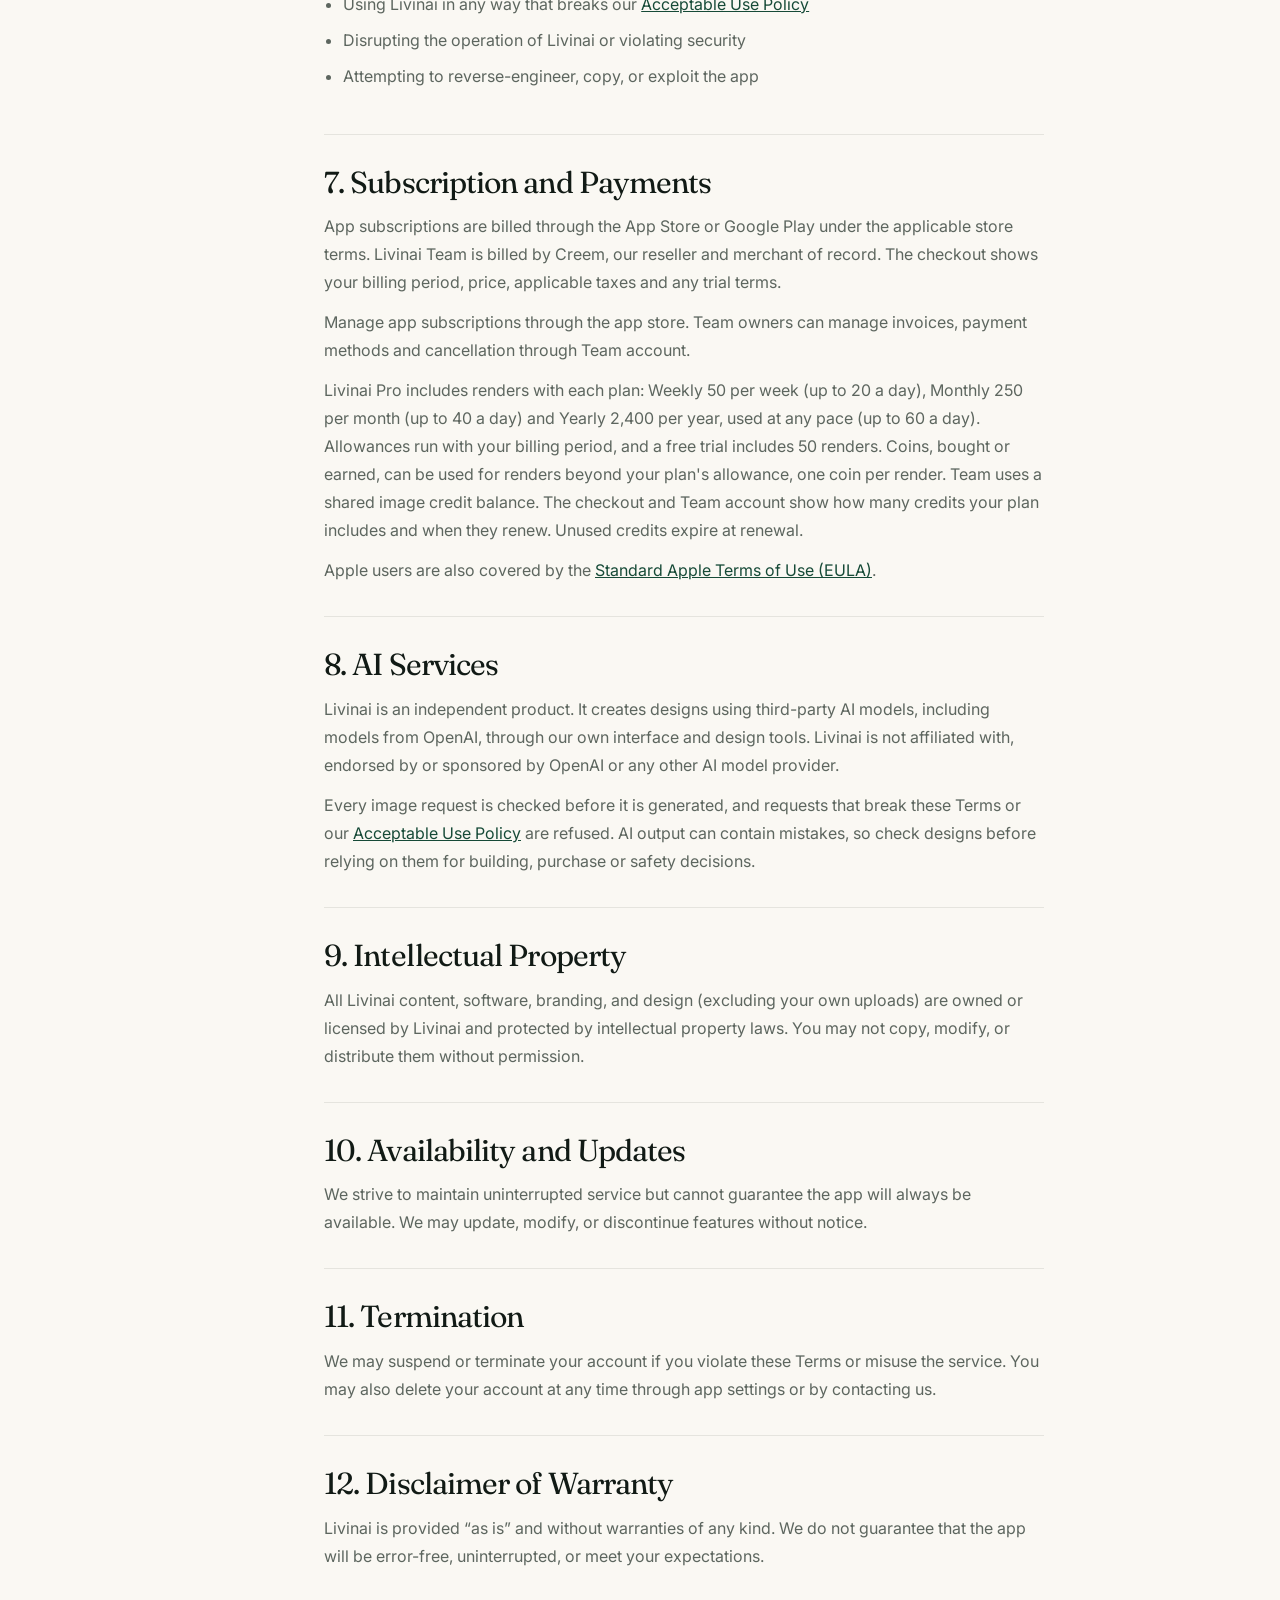
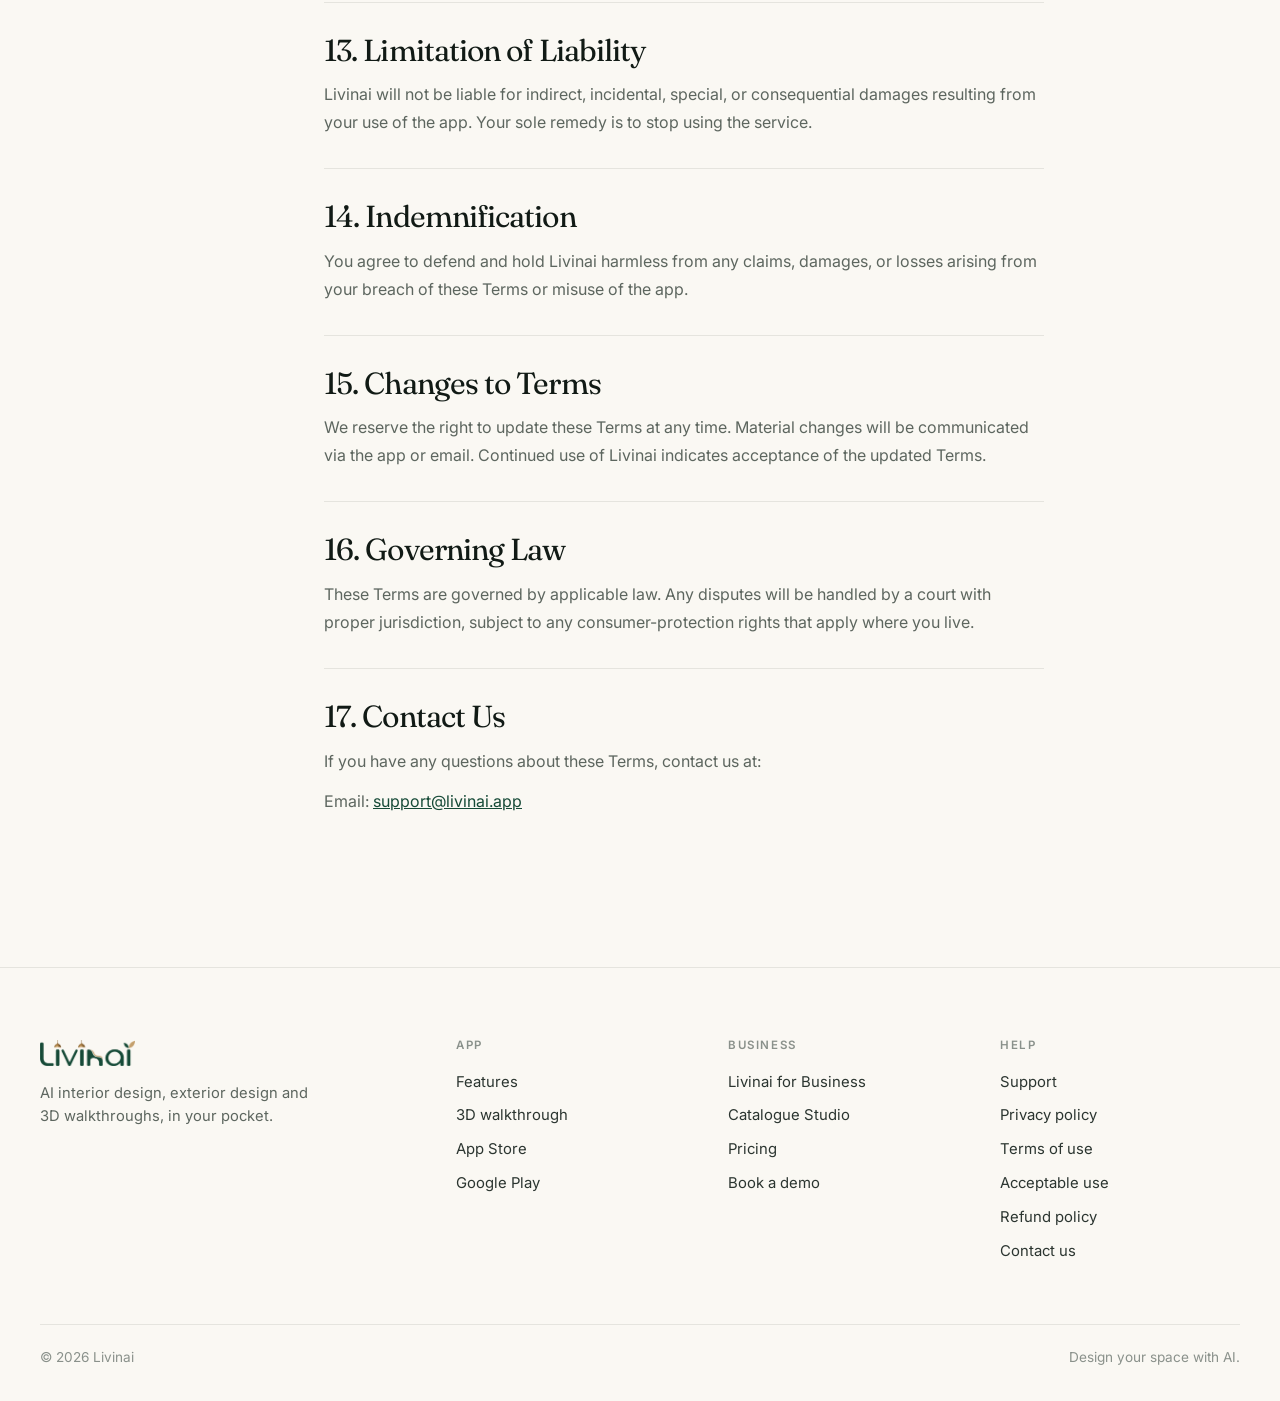
<file: terms/index.html>
<!doctype html>
<html lang="en">
<head>
<meta charset="utf-8">
<meta name="viewport" content="width=device-width, initial-scale=1">
<title>Terms of Use · Livinai</title>
<meta name="description" content="The terms that apply when you use the Livinai app, website and Livinai for Business.">
<meta name="theme-color" content="#FAF8F3">
<link rel="canonical" href="https://livinai.app/terms/">
<meta property="og:type" content="website">
<meta property="og:site_name" content="Livinai">
<meta property="og:title" content="Livinai Terms of Use">
<meta property="og:image" content="https://livinai.app/assets/img/og.jpg">
<meta property="og:image:width" content="1200">
<meta property="og:image:height" content="630">
<link rel="icon" href="/favicon.ico" sizes="any">
<link rel="icon" type="image/png" sizes="32x32" href="/favicon-32.png">
<link rel="apple-touch-icon" href="/apple-touch-icon.png">
<link rel="manifest" href="/site.webmanifest">
<link rel="preconnect" href="https://fonts.googleapis.com">
<link rel="preconnect" href="https://fonts.gstatic.com" crossorigin>
<link href="https://fonts.googleapis.com/css2?family=Fraunces:ital,opsz,wght@0,9..144,300..600;1,9..144,300..500&family=Inter:wght@400;500;600&display=swap" rel="stylesheet">
<link rel="stylesheet" href="/assets/site.css">
</head>
<body>
<svg width="0" height="0" style="position:absolute" aria-hidden="true">
  <defs>
    <symbol id="i-arrow" viewBox="0 0 24 24" fill="none" stroke="currentColor" stroke-width="1.8" stroke-linecap="round" stroke-linejoin="round"><path d="M5 12h14M13 6l6 6-6 6"/></symbol>
    <symbol id="i-chev" viewBox="0 0 24 24" fill="none" stroke="currentColor" stroke-width="1.8" stroke-linecap="round" stroke-linejoin="round"><path d="m9 6 6 6-6 6"/></symbol>
    <symbol id="i-menu" viewBox="0 0 24 24" fill="none" stroke="currentColor" stroke-width="1.8" stroke-linecap="round"><path d="M4 8h16M4 16h16"/></symbol>
    <symbol id="i-mail" viewBox="0 0 24 24" fill="none" stroke="currentColor" stroke-width="1.7" stroke-linecap="round" stroke-linejoin="round"><rect x="3" y="5" width="18" height="14" rx="3"/><path d="m4 7 8 6 8-6"/></symbol>
    <symbol id="i-card" viewBox="0 0 24 24" fill="none" stroke="currentColor" stroke-width="1.7" stroke-linecap="round" stroke-linejoin="round"><rect x="3" y="5.5" width="18" height="13" rx="2.5"/><path d="M3 10h18M7 15h3"/></symbol>
    <symbol id="i-user" viewBox="0 0 24 24" fill="none" stroke="currentColor" stroke-width="1.7" stroke-linecap="round" stroke-linejoin="round"><circle cx="12" cy="8.5" r="3.5"/><path d="M5 20c1.2-3.5 4-5 7-5s5.8 1.5 7 5"/></symbol>
    <symbol id="i-spark" viewBox="0 0 24 24" fill="none" stroke="currentColor" stroke-width="1.7" stroke-linecap="round" stroke-linejoin="round"><path d="M12 3.5 13.8 10l6.7 2-6.7 2L12 20.5 10.2 14l-6.7-2 6.7-2Z"/></symbol>
    <symbol id="i-shield" viewBox="0 0 24 24" fill="none" stroke="currentColor" stroke-width="1.7" stroke-linecap="round" stroke-linejoin="round"><path d="M12 3 4.5 6v5.5c0 4.6 3.2 8.2 7.5 9.5 4.3-1.3 7.5-4.9 7.5-9.5V6Z"/><path d="m9 12 2.2 2.2L15.5 10"/></symbol>
  </defs>
</svg>

<a class="skip" href="#main">Skip to content</a>

<header class="hdr">
  <div class="wrap hdr-in">
    <a class="brand" href="/" aria-label="Livinai home"><img src="/assets/img/wordmark.png" alt="Livinai" width="96" height="26"></a>
    <nav class="nav" aria-label="Main">
      <a href="/#features">Features</a>
      <a href="/#walkthrough">3D walkthrough</a>
      <a href="/business/">For business</a>
      <a href="/support/">Support</a>
    </nav>
    <div class="hdr-cta">
      <a class="btn btn-primary btn-sm" href="/#download">Get the app</a>
      <button class="menu-btn" id="menuBtn" type="button" aria-label="Open menu" aria-expanded="false" aria-controls="mnav"><svg><use href="#i-menu"/></svg></button>
    </div>
  </div>
  <nav class="mnav" id="mnav" aria-label="Mobile">
    <a href="/#features">Features <svg><use href="#i-chev"/></svg></a>
    <a href="/#walkthrough">3D walkthrough <svg><use href="#i-chev"/></svg></a>
    <a href="/business/">For business <svg><use href="#i-chev"/></svg></a>
    <a href="/support/">Support <svg><use href="#i-chev"/></svg></a>
    <a class="btn btn-primary" href="/#download">Get the app</a>
  </nav>
</header>

<main id="main">
  <section class="intro">
    <div class="glow" aria-hidden="true"><i></i><i></i><i></i></div>
    <div class="wrap" style="position:relative">
      <span class="eyebrow">Legal</span>
      <h1>Terms of <em class="accent">Use</em></h1>
      <p class="lede">The rules for using the Livinai app, this website and Livinai for Business.</p>
    </div>
  </section>

  <div class="wrap doc">
    <nav class="toc" aria-label="Terms of Use contents">
      <strong>On this page</strong>
        <a href="#acceptance">Acceptance</a>
        <a href="#use">Use of the app</a>
        <a href="#eligibility">Eligibility</a>
        <a href="#accounts">Accounts</a>
        <a href="#content">Your content</a>
        <a href="#conduct">Prohibited conduct</a>
        <a href="#payments">Payments</a>
        <a href="#ai">AI services</a>
        <a href="#ip">Intellectual property</a>
        <a href="#availability">Availability</a>
        <a href="#termination">Termination</a>
        <a href="#warranty">Warranty</a>
        <a href="#liability">Liability</a>
        <a href="#indemnification">Indemnification</a>
        <a href="#changes">Changes</a>
        <a href="#law">Governing law</a>
        <a href="#contact">Contact</a>
    </nav>
    <article class="prose">
        <section id="acceptance"><h2>1. Acceptance of Terms</h2><p>By downloading, accessing, or using Livinai, you agree to be bound by these Terms and Conditions. If you do not agree, please do not use the application.</p></section>
        <section id="use"><h2>2. Use of the App</h2><p>Livinai provides AI-powered design visualisation for personal and professional use. You agree to use the app legally and responsibly, without harming other users, Livinai’s functionality, or its integrity.</p></section>
        <section id="eligibility"><h2>3. Eligibility</h2><p>You must be at least 13 years old to use Livinai. If you are under the age of majority in your jurisdiction, you must have permission from a parent or legal guardian.</p></section>
        <section id="accounts"><h2>4. User Accounts</h2><p>You may need to register for an account. You are responsible for keeping your login information secure and for all activity under your account. You agree not to impersonate others or misrepresent your identity.</p></section>
        <section id="content"><h2>5. User Content</h2><p>You retain ownership of the content you upload, such as room images and preferences. By uploading content, you grant Livinai a limited, non-exclusive license to process, store, and display it only as needed to generate and provide your requested designs and app features.</p><p>You must not upload any material that is unlawful, harmful, or infringes on third-party rights.</p></section>
        <section id="conduct"><h2>6. Prohibited Conduct</h2><ul><li>Impersonating others or submitting misleading information</li><li>Uploading illegal, offensive, or infringing content</li><li>Generating, or trying to generate, sexual, explicit, sexually suggestive (NSFW), violent, hateful or otherwise harmful images</li><li>Uploading images of real people to alter them, or creating deepfakes, face swaps or other manipulated images of real people</li><li>Using Livinai in any way that breaks our <a href="/acceptable-use/">Acceptable Use Policy</a></li><li>Disrupting the operation of Livinai or violating security</li><li>Attempting to reverse-engineer, copy, or exploit the app</li></ul></section>
        <section id="payments"><h2>7. Subscription and Payments</h2><p>App subscriptions are billed through the App Store or Google Play under the applicable store terms. Livinai Team is billed by Creem, our reseller and merchant of record. The checkout shows your billing period, price, applicable taxes and any trial terms.</p><p>Manage app subscriptions through the app store. Team owners can manage invoices, payment methods and cancellation through Team account.</p><p>Livinai Pro includes renders with each plan: Weekly 50 per week (up to 20 a day), Monthly 250 per month (up to 40 a day) and Yearly 2,400 per year, used at any pace (up to 60 a day). Allowances run with your billing period, and a free trial includes 50 renders. Coins, bought or earned, can be used for renders beyond your plan's allowance, one coin per render. Team uses a shared image credit balance. The checkout and Team account show how many credits your plan includes and when they renew. Unused credits expire at renewal.</p><p>Apple users are also covered by the <a href="https://www.apple.com/legal/internet-services/itunes/dev/stdeula/" rel="noopener">Standard Apple Terms of Use (EULA)</a>.</p></section>
        <section id="ai"><h2>8. AI Services</h2><p>Livinai is an independent product. It creates designs using third-party AI models, including models from OpenAI, through our own interface and design tools. Livinai is not affiliated with, endorsed by or sponsored by OpenAI or any other AI model provider.</p><p>Every image request is checked before it is generated, and requests that break these Terms or our <a href="/acceptable-use/">Acceptable Use Policy</a> are refused. AI output can contain mistakes, so check designs before relying on them for building, purchase or safety decisions.</p></section><section id="ip"><h2>9. Intellectual Property</h2><p>All Livinai content, software, branding, and design (excluding your own uploads) are owned or licensed by Livinai and protected by intellectual property laws. You may not copy, modify, or distribute them without permission.</p></section>
        <section id="availability"><h2>10. Availability and Updates</h2><p>We strive to maintain uninterrupted service but cannot guarantee the app will always be available. We may update, modify, or discontinue features without notice.</p></section>
        <section id="termination"><h2>11. Termination</h2><p>We may suspend or terminate your account if you violate these Terms or misuse the service. You may also delete your account at any time through app settings or by contacting us.</p></section>
        <section id="warranty"><h2>12. Disclaimer of Warranty</h2><p>Livinai is provided “as is” and without warranties of any kind. We do not guarantee that the app will be error-free, uninterrupted, or meet your expectations.</p></section>
        <section id="liability"><h2>13. Limitation of Liability</h2><p>Livinai will not be liable for indirect, incidental, special, or consequential damages resulting from your use of the app. Your sole remedy is to stop using the service.</p></section>
        <section id="indemnification"><h2>14. Indemnification</h2><p>You agree to defend and hold Livinai harmless from any claims, damages, or losses arising from your breach of these Terms or misuse of the app.</p></section>
        <section id="changes"><h2>15. Changes to Terms</h2><p>We reserve the right to update these Terms at any time. Material changes will be communicated via the app or email. Continued use of Livinai indicates acceptance of the updated Terms.</p></section>
        <section id="law"><h2>16. Governing Law</h2><p>These Terms are governed by applicable law. Any disputes will be handled by a court with proper jurisdiction, subject to any consumer-protection rights that apply where you live.</p></section>
        <section id="contact"><h2>17. Contact Us</h2><p>If you have any questions about these Terms, contact us at:</p><p>Email: <a href="mailto:support@livinai.app">support@livinai.app</a></p></section>
    </article>
  </div>
</main>

<footer class="ftr">
  <div class="wrap">
    <div class="ftr-grid">
      <div><img class="logo" src="/assets/img/wordmark.png" alt="Livinai" width="96" height="26"><p>AI interior design, exterior design and 3D walkthroughs, in your pocket.</p></div>
      <div><h2>App</h2><ul class="clean"><li><a href="/#features">Features</a></li><li><a href="/#walkthrough">3D walkthrough</a></li><li><a href="https://apps.apple.com/app/id6800486898" rel="noopener">App Store</a></li><li><a href="https://play.google.com/store/apps/details?id=com.livinai.app" rel="noopener">Google Play</a></li></ul></div>
      <div><h2>Business</h2><ul class="clean"><li><a href="/business/">Livinai for Business</a></li><li><a href="/business/#catalogue">Catalogue Studio</a></li><li><a href="/business/#pricing">Pricing</a></li><li><a href="/business/#demo">Book a demo</a></li></ul></div>
      <div><h2>Help</h2><ul class="clean"><li><a href="/support/">Support</a></li><li><a href="/privacy/">Privacy policy</a></li><li><a href="/terms/" aria-current="page">Terms of use</a></li><li><a href="/acceptable-use/">Acceptable use</a></li><li><a href="/refunds/">Refund policy</a></li><li><a href="mailto:hello@livinai.app">Contact us</a></li></ul></div>
    </div>
    <div class="ftr-bottom"><span>© <span data-year>2026</span> Livinai</span><span>Design your space with AI.</span></div>
  </div>
</footer>

<script src="/assets/site.js" defer></script>
</body>
</html>
</file>
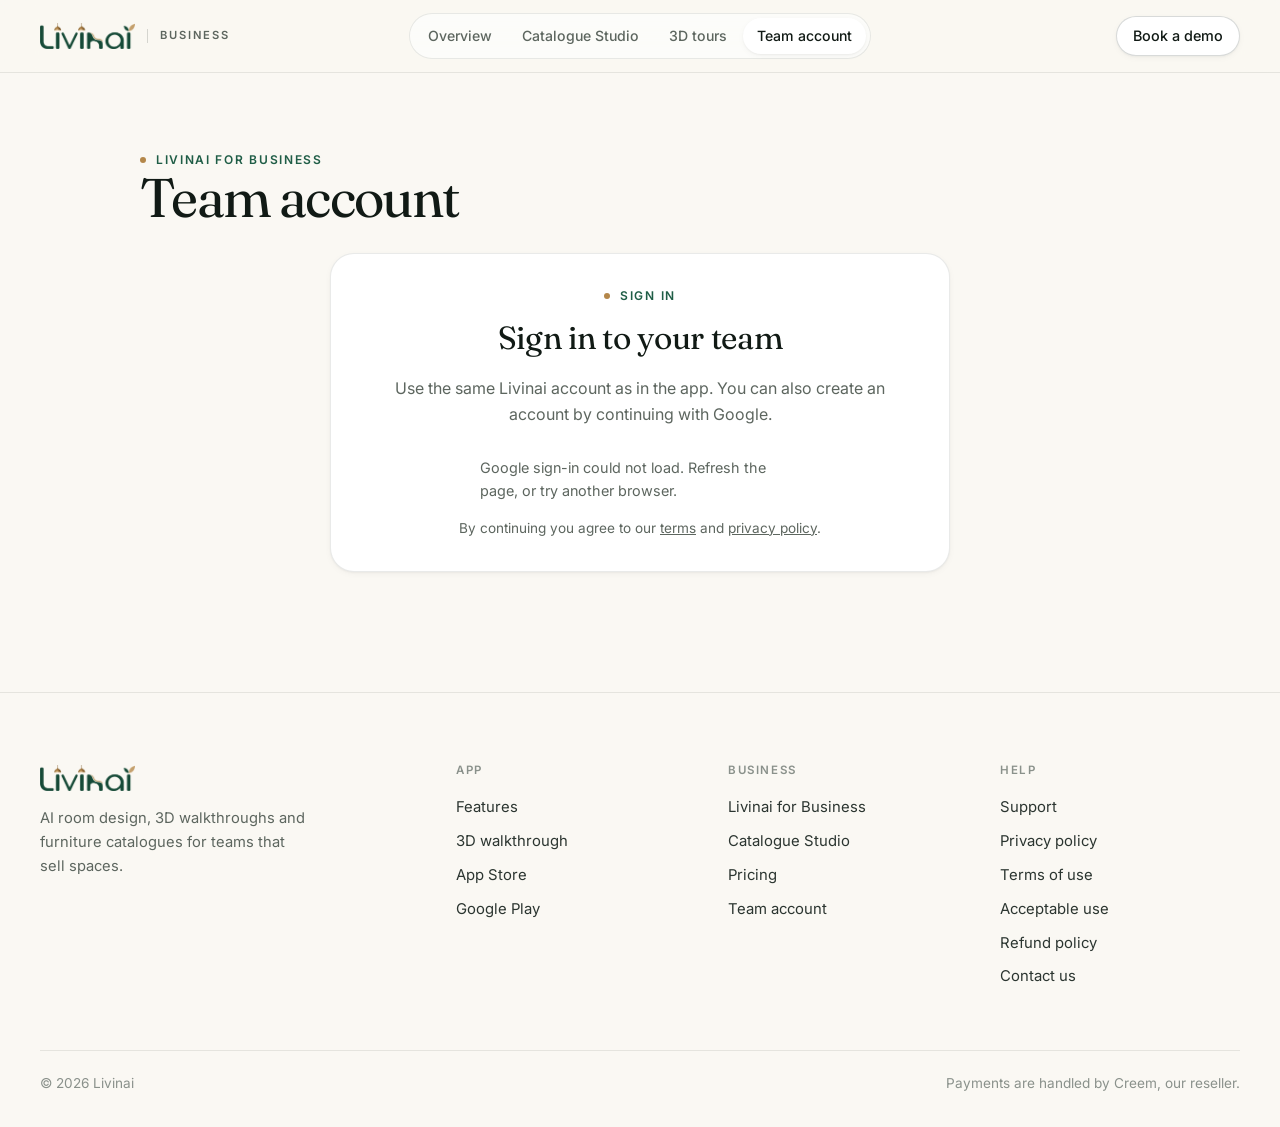
<file: business/account/index.html>
<!doctype html>
<html lang="en">
<head>
<meta charset="utf-8">
<meta name="viewport" content="width=device-width, initial-scale=1">
<title>Team account · Livinai for Business</title>
<meta name="description" content="Manage your Livinai for Business team: plan and billing, seats, members, brand logo and usage.">
<meta name="robots" content="noindex">
<meta name="theme-color" content="#FAF8F3">
<link rel="icon" href="/favicon.ico" sizes="any">
<link rel="icon" type="image/png" sizes="32x32" href="/favicon-32.png">
<link rel="apple-touch-icon" href="/apple-touch-icon.png">
<link rel="manifest" href="/site.webmanifest">
<link rel="preconnect" href="https://fonts.googleapis.com">
<link rel="preconnect" href="https://fonts.gstatic.com" crossorigin>
<link href="https://fonts.googleapis.com/css2?family=Fraunces:ital,opsz,wght@0,9..144,300..600;1,9..144,300..500&family=Inter:wght@400;500;600&display=swap" rel="stylesheet">
<link rel="stylesheet" href="/assets/site.css">
<style>
.brand span{font-size:.7rem;font-weight:600;letter-spacing:.16em;text-transform:uppercase;color:var(--muted);padding-left:12px;margin-left:12px;border-left:1px solid var(--line-2);line-height:1.2}
.acc{padding:clamp(40px,6vw,72px) 0 clamp(72px,10vw,120px)}
.acc-head{display:flex;flex-wrap:wrap;justify-content:space-between;align-items:flex-end;gap:16px;margin-bottom:28px}
.acc-head h1{font-size:clamp(2.2rem,4.6vw,3.4rem)}
.acc-head .who{font-size:.9rem;color:var(--muted);display:flex;gap:12px;align-items:center;flex-wrap:wrap}
.panel{padding:clamp(22px,3vw,32px)}
.panel + .panel{margin-top:16px}
.panel h2{font-family:var(--sans);font-size:1.15rem;font-weight:600;letter-spacing:-.01em;margin-bottom:6px}
.panel > p.sub{color:var(--muted);font-size:.95rem;margin-bottom:18px}
.center{max-width:520px;margin:0 auto;text-align:center;display:grid;gap:16px;justify-items:center}
.gbox{min-height:44px;display:flex;justify-content:center}
.f{display:grid;gap:6px;text-align:left}
.f label{font-size:.85rem;font-weight:500;color:var(--ink-2)}
.f input{height:46px;padding:0 14px;border-radius:12px;border:1px solid var(--line-2);background:#fff;font-size:1rem}
.f input:focus{outline:2px solid var(--gold-2);outline-offset:1px;border-color:var(--gold)}
.row{display:flex;flex-wrap:wrap;gap:10px;align-items:center}
.seg{justify-self:start;display:inline-flex;padding:4px;border-radius:999px;background:var(--bg-2);border:1px solid var(--line)}
.seg button{height:36px;padding:0 16px;border:0;border-radius:999px;background:transparent;font-weight:500;color:var(--muted);cursor:pointer}
.seg button[aria-pressed="true"]{background:#fff;color:var(--ink);box-shadow:var(--sh-1)}
.seg small{color:var(--green-3);font-weight:600;margin-left:6px}
.step{justify-self:start;display:inline-flex;align-items:center;border:1px solid var(--line-2);border-radius:999px;background:#fff;overflow:hidden}
.step button{width:42px;height:42px;border:0;background:transparent;font-size:1.2rem;cursor:pointer}
.step button:disabled{opacity:.35;cursor:not-allowed}
.step output{min-width:44px;text-align:center;font-weight:600;font-variant-numeric:tabular-nums}
.buy{display:grid;grid-template-columns:1.2fr .8fr;gap:24px;align-items:start}
.sum{padding:22px;border-radius:var(--r-md);background:var(--bg-2);border:1px solid var(--line);display:grid;gap:10px}
.sum .l{display:flex;justify-content:space-between;gap:12px;font-size:.95rem;color:var(--ink-2)}
.sum .tot{border-top:1px solid var(--line-2);padding-top:10px;font-weight:600;font-size:1.05rem}
.sum small{color:var(--muted);font-size:.82rem}
.ticks{display:grid;gap:8px;margin:0;padding:0;list-style:none}
.ticks li{display:flex;gap:10px;color:var(--ink-2);font-size:.95rem}
.ticks svg{width:20px;height:20px;flex:none;color:var(--green-3)}
@media (max-width:820px){ .buy{grid-template-columns:1fr} }
.tabs{display:flex;gap:4px;border-bottom:1px solid var(--line);margin-bottom:20px;overflow-x:auto}
.tabs button{height:44px;padding:0 16px;border:0;border-bottom:2px solid transparent;background:transparent;font-weight:500;color:var(--muted);cursor:pointer;white-space:nowrap}
.tabs button[aria-selected="true"]{color:var(--ink);border-bottom-color:var(--green)}
.kpis{display:grid;grid-template-columns:repeat(4,1fr);gap:12px}
.kpi{padding:18px;border-radius:var(--r-md);background:#fff;border:1px solid var(--line)}
.kpi b{display:block;font-family:var(--serif);font-weight:400;font-size:2rem;line-height:1.1}
.kpi span{font-size:.85rem;color:var(--muted)}
@media (max-width:820px){ .kpis{grid-template-columns:1fr 1fr} }
.badge{display:inline-flex;align-items:center;height:26px;padding:0 10px;border-radius:999px;font-size:.78rem;font-weight:600;background:var(--sage);color:var(--green)}
.badge.warn{background:var(--gold-3);color:#7a5524}
.badge.off{background:#f1e4e1;color:#8a3a2c}
.tbl{width:100%;border-collapse:collapse;font-size:.93rem}
.tbl th{text-align:left;font-size:.72rem;letter-spacing:.12em;text-transform:uppercase;color:var(--faint);font-weight:600;padding:10px 8px;border-bottom:1px solid var(--line)}
.tbl td{padding:12px 8px;border-bottom:1px solid var(--line);vertical-align:middle}
.tbl td.n,.tbl th.n{text-align:right;font-variant-numeric:tabular-nums}
.tbl-wrap{overflow-x:auto}
@media (max-width:600px){
  .tbl.stack thead{display:none}
  .tbl.stack tr{display:grid;grid-template-columns:1fr auto;gap:8px 12px;padding:14px 0;border-bottom:1px solid var(--line)}
  .tbl.stack td{border:0;padding:0}
  .tbl.stack td:first-child{grid-column:1/-1;font-weight:500;word-break:break-all}
  .tbl.stack td.n{grid-column:1/-1;text-align:left}
}
.mini{height:34px;padding:0 12px;border-radius:999px;border:1px solid var(--line-2);background:#fff;font-size:.85rem;cursor:pointer}
.mini:hover{border-color:rgba(17,26,21,.32)}
.mini.danger{color:#8a3a2c}
select.mini{padding:0 8px}
.inv{display:flex;gap:10px;flex-wrap:wrap;margin-bottom:16px}
.tabs{scrollbar-width:none}
.inv input{flex:1 1 240px;height:46px;padding:0 14px;border-radius:12px;border:1px solid var(--line-2);font-size:1rem}
.linkbox{display:flex;gap:8px;margin-top:12px;padding:12px;border-radius:12px;background:var(--sage)}
.linkbox input{flex:1;min-width:0;border:0;background:transparent;font-size:.88rem}
.logo-prev{display:grid;place-items:center;min-height:140px;padding:20px;border-radius:var(--r-md);border:1px dashed var(--line-2);background:#fff}
.logo-prev img{max-height:90px;width:auto}
.chart{width:100%;height:160px}
.chart rect.v{fill:var(--green-3)}
.chart rect.t{fill:var(--gold)}
.legend{display:flex;gap:16px;font-size:.82rem;color:var(--muted)}
.legend i{display:inline-block;width:10px;height:10px;border-radius:3px;margin-right:6px;vertical-align:-1px}
.note{padding:14px 16px;border-radius:12px;background:var(--gold-3);color:#5e4420;font-size:.92rem}
.note.ok{background:var(--sage);color:var(--green)}
.toast{position:fixed;left:50%;bottom:24px;transform:translateX(-50%) translateY(20px);opacity:0;pointer-events:none;z-index:60;max-width:calc(100% - 32px);padding:12px 18px;border-radius:12px;background:var(--ink);color:#fff;font-size:.92rem;transition:.3s var(--ease)}
.toast.on{opacity:1;transform:translateX(-50%)}
.spin{width:28px;height:28px;border-radius:50%;border:3px solid var(--sage-2);border-top-color:var(--green);animation:spin .8s linear infinite;margin:40px auto}
@keyframes spin{to{transform:rotate(360deg)}}
</style>
<link rel="stylesheet" href="/business/signin.css">
<link rel="stylesheet" href="/business/workspace.css">
</head>
<body>
<svg width="0" height="0" style="position:absolute" aria-hidden="true">
  <defs>
    <symbol id="i-arrow" viewBox="0 0 24 24" fill="none" stroke="currentColor" stroke-width="1.8" stroke-linecap="round" stroke-linejoin="round"><path d="M5 12h14M13 6l6 6-6 6"/></symbol>
    <symbol id="i-chev" viewBox="0 0 24 24" fill="none" stroke="currentColor" stroke-width="1.8" stroke-linecap="round" stroke-linejoin="round"><path d="m9 6 6 6-6 6"/></symbol>
    <symbol id="i-menu" viewBox="0 0 24 24" fill="none" stroke="currentColor" stroke-width="1.8" stroke-linecap="round"><path d="M4 8h16M4 16h16"/></symbol>
    <symbol id="i-check" viewBox="0 0 24 24" fill="none" stroke="currentColor" stroke-width="1.7" stroke-linecap="round" stroke-linejoin="round"><circle cx="12" cy="12" r="9.25" opacity=".28"/><path d="m8.2 12.4 2.5 2.4 5.1-5.3"/></symbol>
  </defs>
</svg>
<a class="skip" href="#main">Skip to content</a>

<header class="hdr solid">
  <div class="wrap hdr-in">
    <a class="brand" href="/" aria-label="Livinai home"><img src="/assets/img/wordmark.png" alt="Livinai" width="96" height="26"><span>Business</span></a>
    <nav class="nav" aria-label="Main">
      <a href="/business/">Overview</a>
      <a href="/business/#catalogue">Catalogue Studio</a>
      <a href="/business/tours/">3D tours</a>
      <a href="/business/account/" aria-current="page">Team account</a>
    </nav>
    <div class="hdr-cta">
      <a class="btn btn-secondary btn-sm" href="/business/#demo">Book a demo</a>
      <button class="menu-btn" id="menuBtn" type="button" aria-label="Open menu" aria-expanded="false" aria-controls="mnav"><svg><use href="#i-menu"/></svg></button>
    </div>
  </div>
  <nav class="mnav" id="mnav" aria-label="Mobile">
    <a href="/business/">Overview <svg><use href="#i-chev"/></svg></a>
    <a href="/business/#catalogue">Catalogue Studio <svg><use href="#i-chev"/></svg></a>
    <a href="/business/tours/">3D tours <svg><use href="#i-chev"/></svg></a>
    <a href="/business/account/" aria-current="page">Team account <svg><use href="#i-chev"/></svg></a>
    <a class="btn btn-secondary" href="/business/#demo">Book a demo</a>
  </nav>
</header>

<main id="main" class="acc">
  <div class="wrap" style="--wrap:1000px">
    <div class="acc-head">
      <div><span class="eyebrow">Livinai for Business</span><h1 id="title">Team account</h1></div>
      <div class="who" id="who" hidden><span id="whoEmail"></span><button class="mini" id="signOut" type="button">Sign out</button></div>
    </div>
    <p class="note billing-notice" id="billingNotice" role="status" hidden></p>
    <div id="view" aria-live="polite"><div class="spin" role="status" aria-label="Loading"></div></div>
  </div>
</main>

<footer class="ftr">
  <div class="wrap">
    <div class="ftr-grid">
      <div><img class="logo" src="/assets/img/wordmark.png" alt="Livinai" width="96" height="26"><p>AI room design, 3D walkthroughs and furniture catalogues for teams that sell spaces.</p></div>
      <div><h2>App</h2><ul class="clean"><li><a href="/#features">Features</a></li><li><a href="/#walkthrough">3D walkthrough</a></li><li><a href="https://apps.apple.com/app/id6800486898" rel="noopener">App Store</a></li><li><a href="https://play.google.com/store/apps/details?id=com.livinai.app" rel="noopener">Google Play</a></li></ul></div>
      <div><h2>Business</h2><ul class="clean"><li><a href="/business/">Livinai for Business</a></li><li><a href="/business/#catalogue">Catalogue Studio</a></li><li><a href="/business/#pricing">Pricing</a></li><li><a href="/business/account/" aria-current="page">Team account</a></li></ul></div>
      <div><h2>Help</h2><ul class="clean"><li><a href="/support/">Support</a></li><li><a href="/privacy/">Privacy policy</a></li><li><a href="/terms/">Terms of use</a></li><li><a href="/acceptable-use/">Acceptable use</a></li><li><a href="/refunds/">Refund policy</a></li><li><a href="mailto:business@livinai.app">Contact us</a></li></ul></div>
    </div>
    <div class="ftr-bottom"><span>© <span data-year>2026</span> Livinai</span><span>Payments are handled by Creem, our reseller.</span></div>
  </div>
</footer>

<div class="toast" id="toast" role="status"></div>

<script src="/assets/site.js" defer></script>
<script src="/business/biz.js?v=business-6"></script>
<script>
(() => {
  const plan = () => S.data?.billing?.plan || Biz.TEAM_PLAN;
  const included = () => plan().seatsIncluded;
  const maxSeats = () => plan().maxSeats;
  const trialDays = () => plan().trialDays;
  const discount = () => Math.round(100 * (1 - plan().prices.year.team / (12 * plan().prices.month.team)));
  const checkoutAvailable = d => Biz.checkoutAvailable(d?.billing);
  /** A team gets one free trial. */
  const trialOn = () => !S.data?.team?.trialUsed;

  const $ = (s, r = document) => r.querySelector(s);
  const esc = (v) => String(v ?? '').replace(/[&<>"']/g, (c) => ({ '&': '&amp;', '<': '&lt;', '>': '&gt;', '"': '&quot;', "'": '&#39;' }[c]));
  const view = $('#view');
  const qs = new URLSearchParams(location.search);
  const returnedCheckout = qs.get('checkout') === 'done' ? (qs.get('checkout_id') || '') : null;
  let inviteToken = qs.get('invite') || '';
  const S = { data: null, tab: qs.get('tab') || 'overview', cycle: qs.get('cycle') === 'month' ? 'month' : 'year', seats: Biz.TEAM_PLAN.seatsIncluded, name: '' };

  let toastT;
  function say(msg) { const t = $('#toast'); t.textContent = msg; t.classList.add('on'); clearTimeout(toastT); toastT = setTimeout(() => t.classList.remove('on'), 4200); }
  function billingNotice(message) {
    const notice = $('#billingNotice');
    notice.textContent = message;
    notice.hidden = !message;
  }
  const money = (cents) => Biz.money(cents, plan().currency);
  const date = (d) => d ? new Date(d).toLocaleDateString('en-GB', { day: 'numeric', month: 'long', year: 'numeric' }) : '';
  const team = (path, opts) => Biz.call('/team' + path, opts);
  const ICON = '<svg><use href="#i-check"/></svg>';

  function showWho() {
    const d = S.data;
    $('#who').hidden = !d;
    if (d?.you?.email) $('#whoEmail').textContent = d.you.email;
  }
  $('#signOut').addEventListener('click', () => { Biz.signOut(); S.data = null; showWho(); render(); });

  /* ───── sign in ───── */
  function signIn() {
    $('#title').textContent = inviteToken ? 'Join your team' : 'Team account';
    view.innerHTML = `
      <section class="card panel sign-in-panel"><div class="center">
        <span class="eyebrow">${inviteToken ? 'You are invited' : 'Sign in'}</span>
        <h2 style="font-family:var(--serif);font-weight:400;font-size:2rem">${inviteToken ? 'Join your team on Livinai' : 'Sign in to your team'}</h2>
        <p class="muted">${inviteToken ? 'Sign in using the email address on your invitation to access your team’s workspace.' : 'Use the same Livinai account as in the app. You can also create an account by continuing with Google.'}</p>
        <div class="gbox" id="gBtn"></div>
        <p class="muted" style="font-size:.85rem">By continuing you agree to our <a href="/terms/">terms</a> and <a href="/privacy/">privacy policy</a>.</p>
      </div></section>`;
    Biz.renderSignIn($('#gBtn'), () => load());
  }

  /* ───── no team yet ───── */
  function priceLines() {
    const p = plan().prices[S.cycle], extra = Math.max(0, S.seats - included());
    const total = p.team + extra * p.seat;
    const per = S.cycle === 'year' ? `${money(total)} billed yearly` : `${money(total)} billed monthly`;
    return `
      <div class="l"><span>Team plan, ${included()} seats</span><span>${money(p.team)}${S.cycle === 'year' ? '/yr' : '/mo'}</span></div>
      ${extra ? `<div class="l"><span>${extra} extra seat${extra === 1 ? '' : 's'} × ${money(p.seat)}</span><span>${money(extra * p.seat)}${S.cycle === 'year' ? '/yr' : '/mo'}</span></div>` : ''}
      <div class="l tot"><span>Total</span><span>${per}</span></div>
      <small>${checkoutAvailable(S.data) && trialOn() ? `Free for ${trialDays()} days with ${plan().trialCredits} shared image credits. Cancel before the trial ends to avoid being charged. ` : ''}Creem, our reseller, shows applicable tax at checkout. Manage invoices and cancellation from your Team account.</small>`;
  }

  function buyPanel(d) {
    const billingOff = !checkoutAvailable(d);
    const isOwner = !d.member || d.member.role === 'owner';
    if (d.team && !isOwner) {
      return `<section class="card panel"><h2>Your team's plan is not active</h2><p class="sub">Ask your team owner to start or renew the plan.</p></section>`;
    }
    return `
      <section class="card panel" id="buy">
        <h2>${d.team ? 'Start your Team plan' : 'Create your team'}${trialOn() && !billingOff ? ` <span class="badge">${trialDays()} days free</span>` : ''}</h2>
        <p class="sub">Create and share product scenes, catalogues and 3D tours from one workspace.</p>
        <div class="buy">
          <div style="display:grid;gap:18px">
            ${d.team ? '' : `<div class="f"><label for="tName">Team or company name</label><input id="tName" maxlength="120" autocomplete="organization" placeholder="e.g. Oak & Co Interiors" value="${esc(S.name)}"></div>`}
            <div class="f"><label>Billing</label>
              <div class="seg" role="group" aria-label="Billing period">
                <button type="button" data-cycle="year" aria-pressed="${S.cycle === 'year'}">Yearly <small>Save ${discount()}%</small></button>
                <button type="button" data-cycle="month" aria-pressed="${S.cycle === 'month'}">Monthly</button>
              </div></div>
            <div class="f"><label id="seatLbl">Seats</label>
              <div class="row"><div class="step" role="group" aria-labelledby="seatLbl">
                <button type="button" data-seat="-1" aria-label="One seat fewer" ${S.seats <= Math.max(included(), d.seatsUsed || 0) ? 'disabled' : ''}>−</button>
                <output id="seatOut" aria-live="polite">${S.seats}</output>
                <button type="button" data-seat="1" aria-label="One seat more" ${S.seats >= maxSeats() ? 'disabled' : ''}>+</button>
              </div><small class="muted">${included()} included, ${money(plan().prices[S.cycle].seat)} per extra seat/${S.cycle === 'year' ? 'year' : 'month'}</small></div></div>
            <ul class="ticks">
              <li>${ICON}${plan().monthlyCredits + Math.max(0, S.seats - included()) * plan().creditsPerExtraSeat} shared image credits each month</li>
              <li>${ICON}Shared product library and catalogues for the whole team</li>
              <li>${ICON}Your logo on catalogues and the "See it in your room" window</li>
              <li>${ICON}Shopper room previews on your website and catalogues</li>
              <li>${ICON}Public 3D tour links for your listings and projects</li>
              <li>${ICON}Brand colour, white label and usage dashboard</li>
            </ul>
          </div>
          <div class="sum" id="sum">${priceLines()}</div>
        </div>
        <div class="row" style="margin-top:22px">
          ${billingOff
            ? `<p class="note">Online checkout is currently unavailable. <a href="/business/#demo">Contact us about Team</a>.</p>`
            : `<button class="btn btn-primary" id="payBtn" type="button">${trialOn() ? `Start ${trialDays()}-day free trial` : 'Continue to secure payment'} <svg class="arr"><use href="#i-arrow"/></svg></button>
               <small class="muted">You’ll pay on Creem’s secure checkout page.</small>`}
        </div>
      </section>`;
  }

  function noTeam(d) {
    $('#title').textContent = 'Team account';
    view.innerHTML = `
      ${d.pendingInvite ? `<section class="card panel"><h2>You are invited to ${esc(d.pendingInvite.teamName)}</h2><p class="sub">Join their workspace. Your existing studio products and catalogues will move to the team.</p><button class="btn btn-primary" id="joinBtn" type="button">Join ${esc(d.pendingInvite.teamName)}</button></section>` : ''}
      ${buyPanel(d)}`;
    wireBuy(d);
    $('#joinBtn')?.addEventListener('click', () => doJoin(''));
  }

  function wireBuy(d) {
    $('#tName')?.addEventListener('input', event => { S.name = event.target.value; });
    view.querySelectorAll('[data-cycle]').forEach((b) => b.addEventListener('click', () => { S.cycle = b.dataset.cycle; render(); }));
    view.querySelectorAll('[data-seat]').forEach((b) => b.addEventListener('click', () => { S.seats = Math.min(maxSeats(), Math.max(included(), (d.seatsUsed || 0), S.seats + Number(b.dataset.seat))); render(); }));
    $('#payBtn')?.addEventListener('click', startCheckout);
  }

  /* ───── Creem checkout ───── */
  let checkoutPending = false, waitingForActivation = false;

  /** Creem sends the owner back here with ?checkout=done&checkout_id=…; wait for the plan to go live. */
  async function finishCheckout() {
    if (returnedCheckout === null || waitingForActivation) return false;
    waitingForActivation = true;
    ['checkout', 'checkout_id', 'order_id', 'customer_id', 'subscription_id', 'product_id', 'request_id', 'signature'].forEach(k => qs.delete(k));
    history.replaceState(null, '', location.pathname + (qs.size ? '?' + qs.toString() : ''));
    view.innerHTML = '<section class="card panel"><div class="center"><div class="spin" role="status"></div><h2>Checkout complete</h2><p class="muted">We’re waiting for Creem to confirm your plan.</p></div></section>';
    for (let i = 0; i < 20; i += 1) {
      try {
        const d = await team('/sync', { method: 'POST', body: { checkoutId: returnedCheckout } });
        if (d.team?.live) {
          S.data = d; S.tab = 'members'; waitingForActivation = false;
          render(); say('Your Team plan is active. Invite your colleagues.'); return true;
        }
      } catch { /* keep waiting for the webhook */ }
      await new Promise((r) => setTimeout(r, 2500));
    }
    waitingForActivation = false;
    billingNotice('Checkout completed. Creem is still confirming your subscription. Refresh to check activation.');
    return false;
  }

  async function startCheckout() {
    if (checkoutPending || waitingForActivation) return;
    const btn = $('#payBtn'); btn.disabled = true;
    billingNotice('');
    try {
      if (!S.data.team) {
        const name = $('#tName')?.value.trim();
        if (!name) { $('#tName').focus(); say('Please enter your team or company name.'); return; }
        S.data = await team('', { method: 'POST', body: { name } });
      }
      const c = await team('/checkout', { method: 'POST', body: { cycle: S.cycle, seats: S.seats } });
      if (!Biz.checkoutAvailable(c) || !/^https:\/\/[a-z0-9.-]*creem\.io\//i.test(c.checkoutUrl || '')) throw new Error('Checkout is temporarily unavailable. Please try again.');
      checkoutPending = true;
      location.assign(c.checkoutUrl);
    } catch (e) { checkoutPending = false; billingNotice(e.message); }
    finally { if (btn.isConnected && !checkoutPending) btn.disabled = false; }
  }

  /* ───── team ───── */
  function statusBadge(t) {
    if (t.live && t.cancelAt) return `<span class="badge warn">Ends ${date(t.cancelAt)}</span>`;
    if (t.status === 'past_due') return '<span class="badge warn">Payment due</span>';
    if (t.status === 'trialing') return `<span class="badge">Free trial${t.currentPeriodEnd ? ` until ${date(t.currentPeriodEnd)}` : ''}</span>`;
    if (t.live) return '<span class="badge">Active</span>';
    if (t.status === 'canceled') return '<span class="badge off">Ended</span>';
    if (t.status === 'paused') return '<span class="badge warn">Paused</span>';
    return '<span class="badge warn">Not started</span>';
  }

  function teamView(d) {
    const t = d.team, role = d.member.role, owner = role === 'owner', admin = owner || role === 'admin';
    $('#title').textContent = t.name;
    const tabs = [['overview', 'Overview'], ['members', 'Members'], ['brand', 'Brand'], ['usage', 'Usage'], ['tours', '3D tours']];
    if (!tabs.some(([k]) => k === S.tab)) S.tab = 'overview';
    view.innerHTML = `
      <div class="tabs" role="tablist">${tabs.map(([k, l]) => `<button role="tab" type="button" data-tab="${k}" aria-selected="${S.tab === k}">${l}</button>`).join('')}</div>
      <div id="tabBody"></div>`;
    view.querySelectorAll('[data-tab]').forEach((b) => b.addEventListener('click', () => { if (b.dataset.tab === 'tours') { location.href = '/business/tours/'; return; } S.tab = b.dataset.tab; history.replaceState(null, '', `?tab=${S.tab}`); teamView(S.data); }));
    const body = $('#tabBody');
    if (S.tab === 'overview') overviewTab(body, d, owner);
    if (S.tab === 'members') membersTab(body, d, owner, admin);
    if (S.tab === 'brand') brandTab(body, d, admin);
    if (S.tab === 'usage') usageTab(body);
  }

  function overviewTab(body, d, owner) {
    const t = d.team;
    if (!t.live) {
      S.seats = Math.max(S.seats, d.seatsUsed || 0);
      body.innerHTML = (t.status === 'paused' ? '<section class="card panel"><h2>Subscription paused</h2><p class="sub">The team owner can resume this subscription from Manage billing.</p></section>' : buyPanel(d))
        + (owner && t.hasBilling ? '<section class="card panel"><button class="btn btn-secondary" id="portalBtn" type="button">Manage billing and invoices</button></section>' : '');
      wireBuy(d);
      wirePortal();
      return;
    }
    body.innerHTML = `
      <section class="card panel">
        <div class="row" style="justify-content:space-between"><h2>Team plan ${statusBadge(t)}</h2></div>
        <p class="sub">${t.cycle === 'month' ? 'Billed monthly' : 'Billed yearly'}${t.currentPeriodEnd ? ` · ${t.cancelAt ? 'Access until' : t.status === 'trialing' ? 'First payment on' : 'Renews on'} ${date(t.cancelAt || t.currentPeriodEnd)}` : ''}</p>
        <div class="kpis plan-kpis">
          <div class="kpi"><b>${d.seatsUsed}/${t.seats}</b><span>Seats used</span></div>
          <div class="kpi"><b>${d.members.filter((m) => m.status === 'active').length}</b><span>Active members</span></div>
          <div class="kpi"><b>${d.credits ? `${d.credits.remaining}/${d.credits.limit}` : '—'}</b><span>Image credits left</span></div>
        </div>
        ${d.credits?.resetsAt ? `<p class="sub" style="margin:12px 0 0">${t.status === 'trialing' ? 'Trial ends' : 'Credits reset'} ${new Date(d.credits.resetsAt).toLocaleDateString('en-GB', { timeZone: 'UTC', day: 'numeric', month: 'long', year: 'numeric' })} (UTC).</p>` : ''}
        ${t.status === 'past_due' ? '<p class="note" style="margin-top:16px">Your last payment did not go through. Update your card in Manage billing to keep your team\'s access.</p>' : ''}
        ${owner ? `<div class="row" style="margin-top:20px">
            <button class="btn btn-secondary" id="portalBtn" type="button">Manage billing and invoices <svg class="arr"><use href="#i-arrow"/></svg></button>
          </div>` : '<p class="muted" style="margin-top:16px">Only the team owner can change billing.</p>'}
      </section>
      ${owner && !t.cancelAt && t.status !== 'past_due' ? `<section class="card panel">
        <h2>Seats</h2><p class="sub">${included()} seats are included. Extra seats add ${plan().creditsPerExtraSeat} monthly credits each. ${t.status === 'trialing' ? 'Your new seat total applies at the end of the trial.' : 'Changes are prorated at your subscription’s rate.'}</p>
        <div class="row"><div class="step" role="group" aria-label="Seats">
          <button type="button" id="sMinus" aria-label="One seat fewer">−</button><output id="sOut">${t.seats}</output><button type="button" id="sPlus" aria-label="One seat more">+</button>
        </div><button class="btn btn-primary btn-sm" id="sSave" type="button" disabled>Update seats</button></div>
      </section>` : ''}
      ${d.member.role !== 'owner' ? `<section class="card panel"><h2>Leave team</h2><p class="sub">You’ll lose access to this workspace. Its products and catalogues stay with the team.</p><button class="mini danger" id="leaveBtn" type="button">Leave ${esc(t.name)}</button></section>` : ''}`;
    wirePortal();
    let seats = t.seats;
    const upd = () => {
      $('#sOut').textContent = seats;
      $('#sSave').disabled = seats === t.seats;
      $('#sMinus').disabled = seats <= Math.max(included(), d.seatsUsed);
      $('#sPlus').disabled = seats >= maxSeats();
    };
    if ($('#sOut')) {
      upd();
      $('#sMinus').addEventListener('click', () => { seats -= 1; upd(); });
      $('#sPlus').addEventListener('click', () => { seats = Math.min(maxSeats(), seats + 1); upd(); });
      $('#sSave').addEventListener('click', async (e) => {
        if (!confirm(`Change your subscription to ${seats} seats?`)) return;
        e.currentTarget.disabled = true;
        try { S.data = await team('/seats', { method: 'PATCH', body: { seats } }); render(); say(`Your team now has ${S.data.team.seats} seats.`); } catch (err) { say(err.message); upd(); }
      });
    }
    $('#leaveBtn')?.addEventListener('click', async () => {
      if (!confirm(`Leave ${t.name}?`)) return;
      try { S.data = await team('/leave', { method: 'POST' }); render(); say('You left the team.'); } catch (err) { say(err.message); }
    });
  }

  function wirePortal() {
    $('#portalBtn')?.addEventListener('click', async (event) => {
      const button = event.currentTarget;
      button.disabled = true;
      try { const r = await team('/portal', { method: 'POST' }); location.href = r.url; }
      catch (error) { say(error.message); button.disabled = false; }
    });
  }

  function membersTab(body, d, owner, admin) {
    const t = d.team, full = d.seatsUsed >= t.seats;
    body.innerHTML = `
      <section class="card panel">
        <h2>Members <span class="muted" style="font-weight:400">· ${d.seatsUsed} of ${t.seats} seats</span></h2>
        <p class="sub">Invite by email. Teammates sign in with their invited address and get Pro${t.live ? '' : ' once your plan is active'}.</p>
        ${admin ? `<form class="inv" id="invForm" novalidate>
          <input id="invEmail" type="email" autocomplete="off" placeholder="colleague@company.com" aria-label="Email to invite" ${full ? 'disabled' : ''}>
          <button class="btn btn-primary" type="submit" ${full ? 'disabled' : ''}>Invite</button>
        </form>
        ${full ? `<p class="note" style="margin-bottom:16px">All seats are taken. ${owner && t.live ? '<a href="?tab=overview">Add a seat</a> to invite someone else.' : 'Ask the owner to add a seat.'}</p>` : ''}
        <div id="linkOut"></div>` : ''}
        <div class="tbl-wrap"><table class="tbl stack">
          <thead><tr><th>Email</th><th>Role</th><th>Status</th><th class="n"><span class="sr">Actions</span></th></tr></thead>
          <tbody>${d.members.map((m) => `<tr>
            <td>${esc(m.email)}${m.email === d.you.email ? ' <span class="muted">(you)</span>' : ''}</td>
            <td>${owner && m.role !== 'owner' ? `<select class="mini" data-role="${m.id}" aria-label="Role"><option value="member" ${m.role === 'member' ? 'selected' : ''}>Member</option><option value="admin" ${m.role === 'admin' ? 'selected' : ''}>Admin</option></select>` : m.role[0].toUpperCase() + m.role.slice(1)}</td>
            <td>${m.status === 'active' ? '<span class="badge">Joined</span>' : '<span class="badge warn">Invited</span>'}</td>
            <td class="n">${admin && m.status === 'invited' ? `<button class="mini" data-link="${m.id}" type="button">Copy link</button> ` : ''}${admin && m.role !== 'owner' && m.email !== d.you.email ? `<button class="mini danger" data-remove="${m.id}" type="button">Remove</button>` : ''}</td>
          </tr>`).join('')}</tbody>
        </table></div>
      </section>`;
    const showLink = (link, email) => {
      $('#linkOut').innerHTML = `<div class="linkbox"><input readonly value="${esc(link)}" aria-label="Invite link"><button class="mini" type="button" id="cpy">Copy</button></div>
        <p class="muted" style="font-size:.85rem;margin-top:8px">Send this link to ${esc(email)}. It works only when they sign in with that address. They can also just sign in on this page.</p>`;
      $('#cpy').addEventListener('click', async () => { try { await navigator.clipboard.writeText(link); say('Link copied.'); } catch { $('#linkOut input').select(); } });
    };
    $('#invForm')?.addEventListener('submit', async (e) => {
      e.preventDefault();
      const email = $('#invEmail').value.trim();
      if (!/^[^\s@]+@[^\s@]+\.[^\s@]{2,}$/.test(email)) { say('Please enter a valid email.'); $('#invEmail').focus(); return; }
      try { const r = await team('/invites', { method: 'POST', body: { email } }); S.data = { ...S.data, ...r }; membersTab(body, S.data, owner, admin); showLink(r.invite.link, r.invite.email); say('Invitation created.'); }
      catch (err) { say(err.message); }
    });
    body.querySelectorAll('[data-link]').forEach((b) => b.addEventListener('click', async () => {
      try { const r = await team(`/invites/${b.dataset.link}/link`, { method: 'POST' }); const m = d.members.find((x) => x.id === b.dataset.link); showLink(r.link, m?.email || ''); } catch (err) { say(err.message); }
    }));
    body.querySelectorAll('[data-remove]').forEach((b) => b.addEventListener('click', async () => {
      const m = d.members.find((x) => x.id === b.dataset.remove);
      if (!confirm(`Remove ${m.email} from the team?`)) return;
      try { S.data = await team(`/members/${m.id}`, { method: 'DELETE' }); membersTab(body, S.data, owner, admin); say('Removed.'); } catch (err) { say(err.message); }
    }));
    body.querySelectorAll('[data-role]').forEach((s) => s.addEventListener('change', async () => {
      try { S.data = await team(`/members/${s.dataset.role}`, { method: 'PATCH', body: { role: s.value } }); say('Role updated.'); } catch (err) { say(err.message); }
    }));
  }

  function brandTab(body, d, admin) {
    const t = d.team;
    body.innerHTML = `
      <section class="card panel">
        <h2>Brand logo</h2>
        <p class="sub">Shown at the top of your published catalogues, your PDF lookbooks and the "See it in your room" window on your website.</p>
        <div class="logo-prev">${t.logoUrl ? `<img src="${esc(t.logoUrl)}" alt="${esc(t.name)} logo">` : '<span class="muted">No logo yet</span>'}</div>
        ${admin ? `<div class="row" style="margin-top:16px">
          <label class="btn btn-primary btn-sm" tabindex="0" id="logoBtn">${t.logoUrl ? 'Replace logo' : 'Upload logo'}<input type="file" accept="image/png,image/jpeg,image/webp" id="logoIn" hidden></label>
          ${t.logoUrl ? '<button class="mini danger" id="logoDel" type="button">Remove</button>' : ''}
          <small class="muted">PNG with a transparent background works best.</small>
        </div>` : '<p class="muted" style="margin-top:12px">Only the owner or an admin can change the logo.</p>'}
      </section>
      <section class="card panel">
        <h2>Brand colour</h2>
        <p class="sub">Used for buttons and accents on your catalogues, the "See it in your room" window and your 3D tours.</p>
        <form class="row" id="colorForm">
          <input type="color" id="bc" value="${esc(t.brandColor || '#164a37')}" aria-label="Brand colour" style="width:52px;height:46px;padding:2px;border-radius:12px;border:1px solid var(--line-2);background:#fff" ${admin ? '' : 'disabled'}>
          <input id="bcHex" value="${esc(t.brandColor || '')}" placeholder="#164a37" maxlength="7" aria-label="Colour code" style="width:120px;height:46px;padding:0 12px;border-radius:12px;border:1px solid var(--line-2)" ${admin ? '' : 'disabled'}>
          ${admin ? '<button class="btn btn-secondary btn-sm" type="submit">Save colour</button>' + (t.brandColor ? ' <button class="mini" id="bcReset" type="button">Use Livinai green</button>' : '') : ''}
        </form>
      </section>
      <section class="card panel">
        <h2>White label</h2>
        <p class="sub">Hide "Made with Livinai" on everything your team shares: catalogues, PDF lookbooks, the try-on window and 3D tours.</p>
        <label class="row" style="cursor:${admin ? 'pointer' : 'default'}"><input type="checkbox" id="wl" ${t.hideBranding ? 'checked' : ''} ${admin ? '' : 'disabled'} style="width:20px;height:20px;accent-color:var(--green)"> <span>Hide Livinai branding</span></label>
      </section>
      <section class="card panel">
        <h2>Team name</h2><p class="sub">Used on catalogues when no brand name is given.</p>
        <form class="inv" id="nameForm"><input id="tn" value="${esc(t.name)}" maxlength="120" aria-label="Team name" ${admin ? '' : 'disabled'}>${admin ? '<button class="btn btn-secondary" type="submit">Save</button>' : ''}</form>
      </section>`;
    $('#logoBtn')?.addEventListener('keydown', (e) => { if (e.key === 'Enter' || e.key === ' ') { e.preventDefault(); $('#logoIn').click(); } });
    $('#logoIn')?.addEventListener('change', async () => {
      const f = $('#logoIn').files[0]; if (!f) return;
      try { const image = await Biz.fileToDataUrl(f, { maxSide: 1200, png: true }); say('Uploading…'); S.data = await team('/logo', { method: 'POST', body: { image } }); brandTab(body, S.data, admin); say('Logo saved.'); }
      catch (err) { say(err.message); }
    });
    $('#logoDel')?.addEventListener('click', async () => { try { S.data = await team('/logo', { method: 'DELETE' }); brandTab(body, S.data, admin); say('Logo removed.'); } catch (err) { say(err.message); } });
    const saveBrand = async (change, msg) => { try { S.data = await team('/brand', { method: 'PATCH', body: change }); brandTab(body, S.data, admin); say(msg); } catch (err) { say(err.message); } };
    $('#bc')?.addEventListener('input', (e) => { $('#bcHex').value = e.target.value; });
    $('#bcHex')?.addEventListener('input', (e) => { if (/^#[0-9a-f]{6}$/i.test(e.target.value)) $('#bc').value = e.target.value; });
    $('#colorForm')?.addEventListener('submit', (e) => { e.preventDefault(); const v = $('#bcHex').value.trim() || $('#bc').value; if (!/^#[0-9a-f]{6}$/i.test(v)) { say('Use a colour like #164a37.'); return; } saveBrand({ brandColor: v.toLowerCase() }, 'Colour saved.'); });
    $('#bcReset')?.addEventListener('click', () => saveBrand({ brandColor: '' }, 'Back to Livinai green.'));
    $('#wl')?.addEventListener('change', (e) => saveBrand({ hideBranding: e.target.checked }, e.target.checked ? 'Livinai branding hidden.' : 'Livinai branding shown.'));
    $('#nameForm')?.addEventListener('submit', async (e) => { e.preventDefault(); try { S.data = await team('', { method: 'PATCH', body: { name: $('#tn').value } }); $('#title').textContent = S.data.team.name; say('Saved.'); } catch (err) { say(err.message); } });
  }

  async function usageTab(body) {
    body.innerHTML = '<div class="spin" role="status" aria-label="Loading"></div>';
    let u;
    try { u = await Biz.call('/dashboard'); } catch (err) { body.innerHTML = `<p class="note">${esc(err.message)}</p>`; return; }
    const max = Math.max(1, ...u.days.map((d) => d.views + d.tryons));
    const w = 100 / u.days.length;
    const bars = u.days.map((d, i) => {
      const hv = (d.views / max) * 140, ht = (d.tryons / max) * 140;
      return `<g><title>${d.day}: ${d.views} views, ${d.tryons} try-ons</title><rect class="v" x="${i * w + w * .15}%" y="${150 - hv - ht}" width="${w * .7}%" height="${hv}"/><rect class="t" x="${i * w + w * .15}%" y="${150 - ht}" width="${w * .7}%" height="${ht}"/></g>`;
    }).join('');
    const month = new Date(u.month.start).toLocaleDateString('en-GB', { month: 'long', timeZone: 'UTC' });
    body.innerHTML = `
      <section class="card panel">
        <h2>${month} so far</h2><p class="sub">Pictures made on the website, catalogue views and shopper try-ons this month.</p>
        <div class="kpis">
          <div class="kpi"><b>${u.month.pictures}</b><span>Studio pictures</span></div>
          <div class="kpi"><b>${u.month.catalogueViews}</b><span>Catalogue views</span></div>
          <div class="kpi"><b>${u.month.shopperTryons}</b><span>Shopper try-ons</span></div>
          <div class="kpi"><b>${u.totals.products}</b><span>Products in library</span></div>
        </div>
      </section>
      <section class="card panel">
        <h2>Last 30 days</h2>
        <svg class="chart" viewBox="0 0 100 150" preserveAspectRatio="none" role="img" aria-label="Catalogue views and shopper try-ons per day">${bars}</svg>
        <div class="legend"><span><i style="background:var(--green-3)"></i>Catalogue views</span><span><i style="background:var(--gold)"></i>Shopper try-ons</span></div>
      </section>
      <section class="card panel">
        <h2>By person, this month</h2>
        <div class="tbl-wrap"><table class="tbl"><thead><tr><th>Person</th><th class="n">Studio pictures</th><th class="n">App designs</th></tr></thead>
        <tbody>${u.people.map((p) => `<tr><td>${esc(p.email)}</td><td class="n">${p.webPictures}</td><td class="n">${p.appDesigns}</td></tr>`).join('')}</tbody></table></div>
      </section>
      <section class="card panel">
        <h2>Catalogues</h2>
        ${u.catalogues.length ? `<div class="tbl-wrap"><table class="tbl"><thead><tr><th>Catalogue</th><th class="n">Products</th><th class="n">Views</th><th class="n">Try-ons</th></tr></thead>
        <tbody>${u.catalogues.map((c) => `<tr><td><a class="link" href="/business/c/?id=${esc(c.id)}" target="_blank" rel="noopener">${esc(c.title)}</a></td><td class="n">${c.products}</td><td class="n">${c.views}</td><td class="n">${c.tryons}</td></tr>`).join('')}</tbody></table></div>`
        : '<p class="muted">No catalogues yet. <a href="/business/#catalogue">Publish one in Catalogue Studio</a>.</p>'}
      </section>`;
  }

  /* ───── flow ───── */
  async function doJoin(token) {
    try {
      S.data = await team('/join', { method: 'POST', body: { token } });
      inviteToken = ''; history.replaceState(null, '', location.pathname);
      S.tab = 'overview'; render(); say(`Welcome to ${S.data.team.name}.`);
    } catch (e) {
      view.innerHTML = `<section class="card panel"><h2>Could not join the team</h2><p class="sub">${esc(e.message)}</p><button class="btn btn-secondary" id="switchAccount">Switch account</button></section>`;
      $('#switchAccount').addEventListener('click', () => { Biz.signOut(); S.data = null; render(); });
    }
  }

  function render() {
    showWho();
    const d = S.data;
    if (!d) return signIn();
    if (!d.team) return noTeam(d);
    return teamView(d);
  }

  async function load() {
    const session = Biz.store.get('lvb_user');
    if (!session) { S.data = null; return render(); }
    try {
      if (inviteToken) return doJoin(inviteToken);
      const data = await team('');
      if (session !== Biz.store.get('lvb_user')) return;
      S.data = data;
      if (returnedCheckout !== null && data.member?.role === 'owner' && !data.team?.live) {
        render();
        if (await finishCheckout()) return;
      } else if (data.checkoutStarted && data.member?.role === 'owner') {
        try {
          const synced = await team('/sync', { method: 'POST' });
          if (session !== Biz.store.get('lvb_user')) return;
          S.data = synced;
        } catch { /* The checkout can also be confirmed by webhook. */ }
      }
      if (qs.get('plan') === 'team' && !S.data.team) S.tab = 'overview';
      render();
    } catch (e) {
      if (e.status === 401) { Biz.signOut(); S.data = null; return render(); }
      view.innerHTML = `<p class="note">${esc(e.message)}</p>`;
    }
  }
  load();
})();
</script>
</body>
</html>
</file>
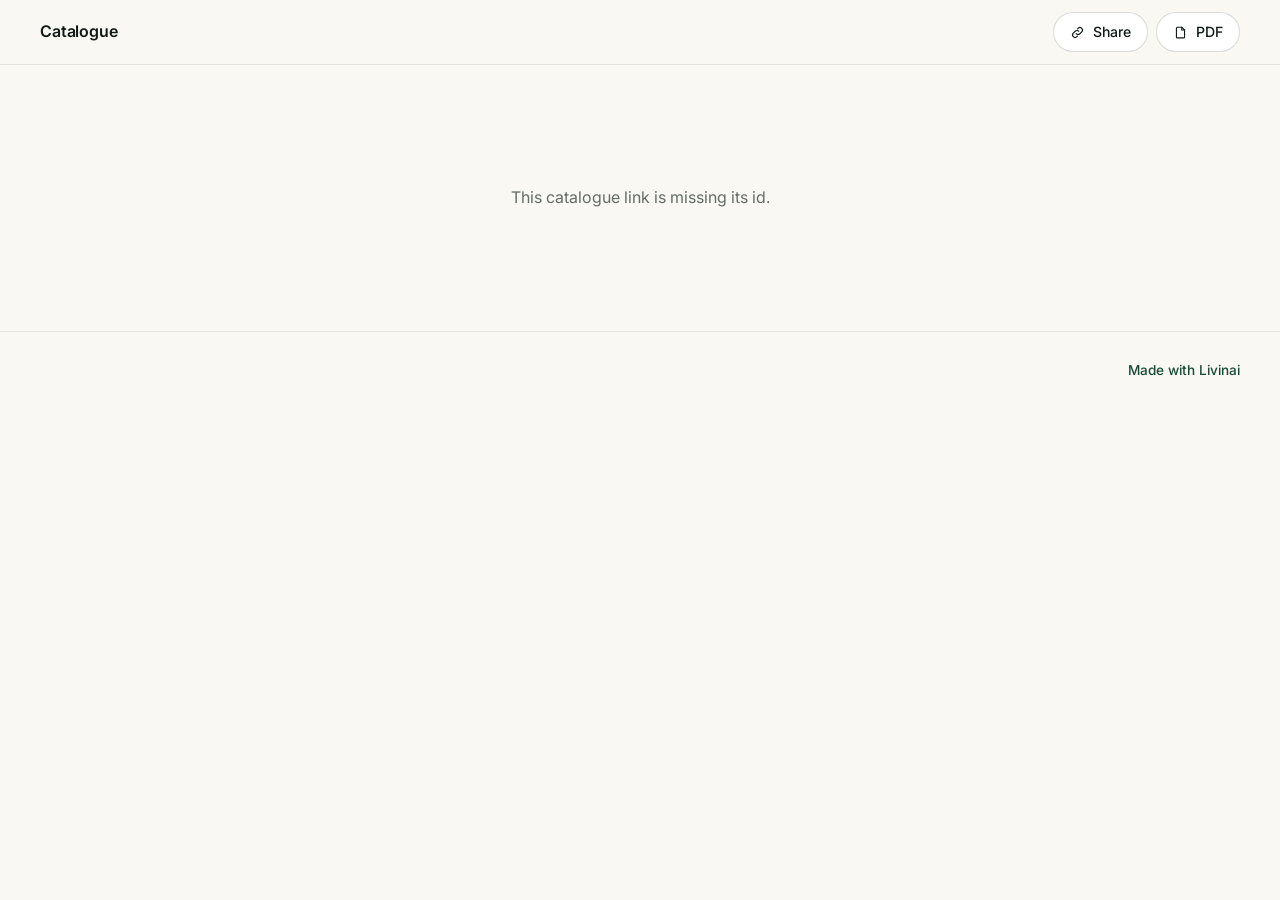
<file: business/c/index.html>
<!doctype html>
<html lang="en">
<head>
<meta charset="utf-8">
<meta name="viewport" content="width=device-width, initial-scale=1">
<title>Catalogue · Livinai</title>
<meta name="description" content="A furniture catalogue made with Livinai.">
<meta name="robots" content="noindex">
<link rel="icon" href="/favicon.ico" sizes="any">
<link rel="icon" type="image/png" sizes="32x32" href="/favicon-32.png">
<link rel="apple-touch-icon" href="/apple-touch-icon.png">
<link rel="preconnect" href="https://fonts.googleapis.com">
<link rel="preconnect" href="https://fonts.gstatic.com" crossorigin>
<link href="https://fonts.googleapis.com/css2?family=Fraunces:ital,opsz,wght@0,9..144,300..600;1,9..144,300..500&family=Inter:wght@400;500;600&display=swap" rel="stylesheet">
<style>
:root{--bg:#faf8f3;--bg-2:#f3eee4;--bg-3:#ebe4d6;--ink:#111a15;--ink-2:#2b3530;--muted:#646d67;--faint:#949b95;--line:rgba(17,26,21,.09);--line-2:rgba(17,26,21,.16);--green:#164a37;--green-2:#1f5d46;--sage:#e8eee8;--gold:#b4874a;--gold-3:#f4e9d6;--serif:"Fraunces",Georgia,serif;--sans:"Inter",system-ui,sans-serif;--sh:0 1px 2px rgba(17,26,21,.04),0 16px 40px -16px rgba(17,26,21,.2);--sh3:0 2px 6px rgba(17,26,21,.04),0 40px 80px -32px rgba(17,26,21,.34);--ease:cubic-bezier(.22,.7,.2,1);color-scheme:light}
[hidden]{display:none!important}
*{box-sizing:border-box}body{margin:0;background:var(--bg);color:var(--ink);font:16px/1.6 var(--sans);-webkit-font-smoothing:antialiased}
img{max-width:100%;display:block}a{color:inherit}button{font:inherit;color:inherit}
.wrap{width:min(1200px,calc(100% - 2 * clamp(14px,3vw,32px)));margin-inline:auto}
header.top{border-bottom:1px solid var(--line);background:rgba(250,248,243,.85);backdrop-filter:blur(12px);position:sticky;top:0;z-index:5}
.top .wrap{display:flex;align-items:center;justify-content:space-between;gap:16px;height:64px}
.brand{display:block;min-width:0;overflow:hidden;text-overflow:ellipsis;white-space:nowrap;font-weight:600;letter-spacing:-.01em;text-decoration:none}
.brand img{max-height:36px;max-width:180px;width:auto}
.actions{display:flex;gap:8px}
.btn{display:inline-flex;align-items:center;gap:8px;height:40px;padding:0 16px;border-radius:999px;border:1px solid var(--line-2);background:#fff;font-size:.88rem;font-weight:500;text-decoration:none;cursor:pointer;white-space:nowrap}
.btn.p{background:var(--green);color:#fff;border-color:var(--green)}
.btn svg{width:15px;height:15px}
.hero{padding:clamp(48px,7vw,88px) 0 clamp(32px,4vw,48px)}
.eyebrow{font-size:.75rem;font-weight:600;letter-spacing:.14em;text-transform:uppercase;color:var(--green-2)}
h1{font-family:var(--serif);font-weight:400;font-size:clamp(2.6rem,6vw,4.6rem);letter-spacing:-.03em;line-height:1;margin:14px 0 12px}
.hero p{color:var(--muted);max-width:56ch}
.grid{display:grid;grid-template-columns:repeat(3,minmax(0,1fr));gap:clamp(12px,2vw,20px);padding-bottom:clamp(44px,7vw,80px)}
.card{border-radius:24px;background:#fff;border:1px solid var(--line);overflow:hidden;cursor:pointer;transition:transform .3s var(--ease),box-shadow .3s;display:flex;flex-direction:column;text-align:left;padding:0}
.card:hover{transform:translateY(-3px);box-shadow:var(--sh)}
.card .im{width:100%;aspect-ratio:4/3;background:var(--bg-2);position:relative;overflow:hidden}
.card .im img{position:absolute;inset:0;width:100%;height:100%;object-fit:cover;transition:transform 1s var(--ease)}
.card .im img.cut{object-fit:contain;padding:12%}
.card:hover .im img{transform:scale(1.03)}
.card .mini{position:absolute;right:10px;bottom:10px;width:64px;height:64px;border-radius:12px;background:rgba(255,255,255,.92);padding:6px;box-shadow:var(--sh)}
.card .mini img{position:static;width:100%;height:100%;object-fit:contain}
.card .tx{padding:clamp(12px,2vw,20px);display:grid;gap:4px;min-width:0;overflow-wrap:anywhere}
.card b{font-size:1.02rem;font-weight:600}
.card .row{display:flex;flex-wrap:wrap;justify-content:space-between;gap:2px 10px;color:var(--muted);font-size:.88rem}
.card .price{color:var(--ink);font-weight:600}
.state{padding:120px 20px;text-align:center;color:var(--muted)}
.spin{width:34px;height:34px;border-radius:50%;border:3px solid #d2dfd5;border-top-color:var(--green);animation:spin .8s linear infinite;margin:0 auto 14px}
@keyframes spin{to{transform:rotate(360deg)}}
footer{border-top:1px solid var(--line);padding:28px 0;color:var(--faint);font-size:.85rem}
footer .wrap{display:flex;justify-content:space-between;gap:12px;flex-wrap:wrap}
footer a{color:var(--green);text-decoration:none;font-weight:500}
/* product sheet */
.sheet{position:fixed;inset:0;z-index:20;display:grid;place-items:center;padding:16px}
.sheet[hidden]{display:none}
.scrim{position:absolute;inset:0;background:rgba(14,22,18,.55);backdrop-filter:blur(4px)}
.panel{position:relative;width:min(1080px,100%);max-height:calc(100dvh - 32px);overflow:auto;overscroll-behavior:contain;background:#fff;border-radius:28px;box-shadow:var(--sh3);display:grid;grid-template-columns:minmax(0,1.25fr) minmax(0,.75fr)}
.x{position:absolute;top:14px;right:14px;z-index:3;width:38px;height:38px;border-radius:50%;border:0;background:rgba(255,255,255,.9);font-size:1.4rem;cursor:pointer;box-shadow:var(--sh)}
.gal{background:var(--bg-2);display:grid;grid-template-rows:1fr auto;min-height:420px}
.gal .main{position:relative;min-height:320px}
.gal .main img{position:absolute;inset:0;width:100%;height:100%;object-fit:cover}
.gal .main img.cut{object-fit:contain;padding:10%}
.thumbs{display:flex;gap:8px;padding:10px;overflow-x:auto}
.thumbs button{flex:none;width:76px;height:56px;border-radius:10px;overflow:hidden;border:2px solid transparent;padding:0;cursor:pointer;background:#fff}
.thumbs button[aria-pressed=true]{border-color:var(--green)}
.thumbs img{width:100%;height:100%;object-fit:cover}
.thumbs img.cut{object-fit:contain;padding:4px}
.info{padding:clamp(18px,3vw,32px);display:grid;gap:14px;align-content:start;min-width:0;overflow-wrap:anywhere}
.info h2{font-family:var(--serif);font-weight:400;font-size:2rem;letter-spacing:-.02em;line-height:1.05;margin:0}
.info .pr{font-size:1.3rem;font-weight:600}
.info p{color:var(--muted);margin:0}
.specs{display:grid;gap:0;border-top:1px solid var(--line)}
.specs div{display:flex;justify-content:space-between;gap:12px;padding:10px 0;border-bottom:1px solid var(--line);font-size:.9rem}
.specs span{color:var(--muted)}
.sw{display:flex;gap:6px}.sw i{width:20px;height:20px;border-radius:50%;box-shadow:0 0 0 1px var(--line-2)}
.info .btn{justify-content:center;height:48px}
.tryframe{position:fixed;inset:0;z-index:30;display:grid;place-items:center;padding:16px}
.tryframe[hidden]{display:none}
.tryframe iframe{position:relative;width:min(720px,100%);height:min(720px,calc(100dvh - 32px));border:0;border-radius:24px;background:#fff;box-shadow:var(--sh3)}
body:has(.sheet:not([hidden])),body:has(.tryframe:not([hidden])){overflow:hidden}
@media screen and (min-width:1100px){.grid.sample{grid-template-columns:repeat(4,minmax(0,1fr))}}
@media (max-width:900px){.grid{grid-template-columns:repeat(2,1fr)}.panel{grid-template-columns:minmax(0,1fr);grid-template-rows:auto auto}.gal{min-height:0;grid-template: auto auto / minmax(0,1fr)}.gal .main{aspect-ratio:4/3;min-height:0;overflow:hidden}}
@media (max-width:560px){.grid{grid-template-columns:minmax(0,1fr)}.actions .btn span{display:none}.actions .btn{padding-inline:12px}.sheet,.tryframe{padding:10px}.panel{max-height:calc(100dvh - 20px)}.tryframe iframe{height:calc(100dvh - 20px)}}
/* print: a lookbook */
@media print{
  @page{margin:14mm}
  header.top,.actions,footer .wrap > a,.sheet,.tryframe{display:none!important}
  body{background:#fff}
  .hero{padding:0 0 10mm}
  .grid{display:block}
  .card{break-inside:avoid;page-break-inside:avoid;border:0;border-radius:0;margin:0 0 10mm;box-shadow:none!important;transform:none!important}
  .card .im{aspect-ratio:16/9;border-radius:6mm}
  .card .tx{padding:4mm 0 0}
  .print-scenes{display:grid!important;grid-template-columns:repeat(3,1fr);gap:3mm;margin-top:3mm}
  .print-scenes img{aspect-ratio:4/3;object-fit:cover;border-radius:3mm}
}
.print-scenes{display:none}
</style>
</head>
<body>
<header class="top">
  <div class="wrap">
    <a class="brand" id="brand" href="#">Catalogue</a>
    <div class="actions">
      <button class="btn" id="shareBtn" aria-label="Share catalogue"><svg aria-hidden="true" viewBox="0 0 24 24" fill="none" stroke="currentColor" stroke-width="1.8" stroke-linecap="round"><path d="M10 14a4 4 0 0 0 5.7 0l3-3a4 4 0 0 0-5.7-5.7l-1 1"/><path d="M14 10a4 4 0 0 0-5.7 0l-3 3a4 4 0 0 0 5.7 5.7l1-1"/></svg><span>Share</span></button>
      <button class="btn" id="pdfBtn" aria-label="Print or save as PDF"><svg aria-hidden="true" viewBox="0 0 24 24" fill="none" stroke="currentColor" stroke-width="1.8" stroke-linecap="round"><path d="M14 3.5H7A1.5 1.5 0 0 0 5.5 5v14A1.5 1.5 0 0 0 7 20.5h10a1.5 1.5 0 0 0 1.5-1.5V8Z"/><path d="M14 3.5V8h4.5"/></svg><span>PDF</span></button>
      <a class="btn p" id="siteBtn" hidden target="_blank" rel="noopener">Visit store</a>
    </div>
  </div>
</header>
<main>
  <div id="state" class="state"><div class="spin"></div>Loading catalogue…</div>
  <section class="hero wrap" id="hero" hidden>
    <div class="eyebrow" id="brandEy"></div>
    <h1 id="title"></h1>
    <p id="sub"></p>
  </section>
  <section class="wrap grid" id="grid" hidden></section>
</main>
<footer><div class="wrap"><span id="foot"></span><a href="https://livinai.app/business/" target="_blank" rel="noopener" id="madeWith">Made with Livinai</a></div></footer>

<div class="sheet" id="sheet" hidden role="dialog" aria-modal="true" aria-labelledby="iName">
  <div class="scrim" data-close></div>
  <div class="panel">
    <button class="x" data-close aria-label="Close">×</button>
    <div class="gal"><div class="main"><img id="gMain" alt=""></div><div class="thumbs" id="gThumbs"></div></div>
    <div class="info">
      <div class="eyebrow" id="iCat"></div>
      <h2 id="iName"></h2>
      <div class="pr" id="iPrice"></div>
      <p id="iDesc"></p>
      <div class="specs" id="iSpecs"></div>
      <button class="btn p" id="tryBtn" hidden>See it in your room</button>
      <a class="btn" id="buyBtn" hidden target="_blank" rel="noopener">View product</a>
    </div>
  </div>
</div>
<div class="tryframe" id="tryFrame" hidden><div class="scrim" data-close></div><iframe id="tryIf" title="See it in your room" allow="camera"></iframe></div>

<script src="../biz.js?v=catalogue-3"></script>
<script src="../sample-catalogue.js"></script>
<script>
(async () => {
  const $ = s => document.querySelector(s);
  const esc = s => String(s ?? '').replace(/[&<>"]/g, c => ({ '&': '&amp;', '<': '&lt;', '>': '&gt;', '"': '&quot;' }[c]));
  const qs = new URLSearchParams(location.search), id = qs.get('id');
  const sample = qs.get('sample') === 'studio';
  const state = $('#state');
  if (!id && !sample) { state.textContent = 'This catalogue link is missing its id.'; return; }
  let cat;
  try { cat = sample ? window.LivinaiSampleCatalogue : (await Biz.call('/catalogues/' + encodeURIComponent(id) + (qs.get('print') === '1' ? '?count=0' : ''), { auth: false })).catalogue; }
  catch (e) { state.textContent = e.status === 404 ? 'This catalogue could not be found.' : e.message; return; }

  document.title = `${cat.title}${cat.brand ? ' · ' + cat.brand : ''}`;
  if (/^#[0-9a-f]{6}$/i.test(cat.brandColor || '')) { const r = document.documentElement.style; r.setProperty('--green', cat.brandColor); r.setProperty('--green-2', cat.brandColor); }
  if (cat.hideBranding) $('#madeWith').hidden = true;
  if (cat.logoUrl) { const im = new Image(); im.src = cat.logoUrl; im.alt = cat.brand || 'Logo'; $('#brand').replaceChildren(im); } else $('#brand').textContent = cat.brand || 'Catalogue';
  $('#brandEy').textContent = sample ? 'Sample catalogue' : cat.brand ? `${cat.brand} · Collection` : 'Collection';
  $('#title').textContent = cat.title;
  const sceneCount = cat.products.reduce((n, p) => n + p.scenes.length, 0);
  $('#sub').textContent = sample
    ? 'Four sample products with studio photos, styled rooms and example prices. Open a piece to compare images or try it in your own room.'
    : cat.products.length
    ? `${cat.products.length} ${cat.products.length === 1 ? 'piece' : 'pieces'}${sceneCount ? ` · ${sceneCount} styled ${sceneCount === 1 ? 'scene' : 'scenes'}` : ''}. Select a piece to see details${cat.tryonEnabled ? ' or preview it in your room' : ''}.`
    : 'There are no products in this catalogue right now.';
  $('#foot').textContent = cat.brand ? `© ${new Date().getFullYear()} ${cat.brand}` : '';
  if (cat.website) { $('#siteBtn').href = cat.website; $('#siteBtn').hidden = false; }
  state.hidden = true; $('#hero').hidden = false; $('#grid').hidden = false;
  $('#grid').classList.toggle('sample', sample);

  $('#grid').innerHTML = cat.products.map((p, i) => {
    const hero = p.scenes[0];
    return `<button class="card" data-i="${i}">
      <div class="im">${hero ? `<img src="${esc(hero.imageUrl)}" alt="${esc(p.name)} in a styled room" loading="lazy"><span class="mini"><img src="${esc(p.cutoutUrl)}" alt=""></span>` : `<img class="cut" src="${esc(p.cutoutUrl)}" alt="${esc(p.name)}" loading="lazy">`}</div>
      <div class="tx"><b>${esc(p.name)}</b><div class="row"><span>${esc(p.material || p.category || '')}</span><span class="price">${esc(p.price || '')}</span></div></div>
      <div class="print-scenes">${p.scenes.slice(1, 4).map(s => `<img src="${esc(s.imageUrl)}" alt="">`).join('')}</div>
    </button>`;
  }).join('');

  const sheet = $('#sheet');
  let cur = null, opener = null;
  function openProduct(p) {
    cur = p;
    const imgs = [...p.scenes.map(s => ({ src: s.imageUrl, cut: false, label: `${s.style} ${s.room} · AI scene` })), { src: p.photoUrl || p.cutoutUrl, cut: true, label: 'Product photo' }];
    const show = (k) => { const m = $('#gMain'); m.src = imgs[k].src; m.className = imgs[k].cut ? 'cut' : ''; m.alt = `${p.name}: ${imgs[k].label}`; [...$('#gThumbs').children].forEach((b, j) => b.setAttribute('aria-pressed', j === k)); };
    $('#gThumbs').innerHTML = imgs.map((im, k) => `<button aria-label="${esc(im.label)}"><img class="${im.cut ? 'cut' : ''}" src="${esc(im.src)}" alt=""></button>`).join('');
    [...$('#gThumbs').children].forEach((b, k) => b.onclick = () => show(k));
    show(0);
    $('#iCat').textContent = p.category || ''; $('#iName').textContent = p.name; $('#iPrice').textContent = p.price || ''; $('#iDesc').textContent = p.description || '';
    $('#iSpecs').innerHTML = [['Size', p.dims], ['Material', p.material], ['SKU', p.sku]].filter(r => r[1]).map(r => `<div><span>${r[0]}</span><b>${esc(r[1])}</b></div>`).join('')
      + (p.colors?.length ? `<div><span>Colours</span><span class="sw">${p.colors.filter(c => /^#[0-9a-f]{6}$/i.test(c)).map(c => `<i style="background:${c}"></i>`).join('')}</span></div>` : '');
    $('#buyBtn').hidden = !p.url; if (p.url) $('#buyBtn').href = p.url;
    $('#tryBtn').hidden = !cat.tryonEnabled;
    sheet.hidden = false;
    sheet.querySelector('button[data-close]')?.focus();
  }
  const tryFrame = $('#tryFrame'), frame = $('#tryIf');
  function closeTry() {
    tryFrame.hidden = true;
    frame.removeAttribute('src');
    $('#tryBtn').focus();
  }
  function closeProduct() { sheet.hidden = true; opener?.focus(); }
  $('#grid').addEventListener('click', e => {
    const card = e.target.closest('.card');
    if (card) { opener = card; openProduct(cat.products[+card.dataset.i]); }
  });
  document.addEventListener('click', e => {
    if (!e.target.closest('[data-close]')) return;
    if (tryFrame.contains(e.target)) closeTry();
    else if (sheet.contains(e.target)) closeProduct();
  });
  addEventListener('keydown', e => {
    if (e.key !== 'Escape') return;
    if (!tryFrame.hidden) closeTry();
    else if (!sheet.hidden) closeProduct();
  });
  $('#tryBtn').addEventListener('click', () => {
    if (sample) {
      location.href = `../?piece=${encodeURIComponent(cur.id)}#tryon`;
      return;
    }
    frame.src = `../try/?c=${encodeURIComponent(cat.id)}&p=${encodeURIComponent(cur.id)}`;
    tryFrame.hidden = false;
    frame.focus();
  });
  addEventListener('message', e => {
    if (e.source === frame.contentWindow && e.origin === location.origin && e.data === 'livinai-try-close') closeTry();
  });

  $('#shareBtn').addEventListener('click', async () => {
    const url = new URL(location.href);
    url.searchParams.delete('print');
    try { if (navigator.share) await navigator.share({ title: document.title, url }); else { await navigator.clipboard.writeText(url); $('#shareBtn').lastChild.textContent = 'Copied'; } } catch { /* cancelled */ }
  });
  const printNow = async () => {
    await Promise.all([...$('#grid').querySelectorAll('img')].map(im => im.decode().catch(() => {})));
    print();
  };
  $('#pdfBtn').addEventListener('click', () => { document.querySelectorAll('img[loading=lazy]').forEach(i => i.loading = 'eager'); printNow(); });
  if (qs.get('print') === '1') { document.querySelectorAll('img[loading=lazy]').forEach(i => i.loading = 'eager'); setTimeout(printNow, 300); }
})();
</script>
</body>
</html>
</file>
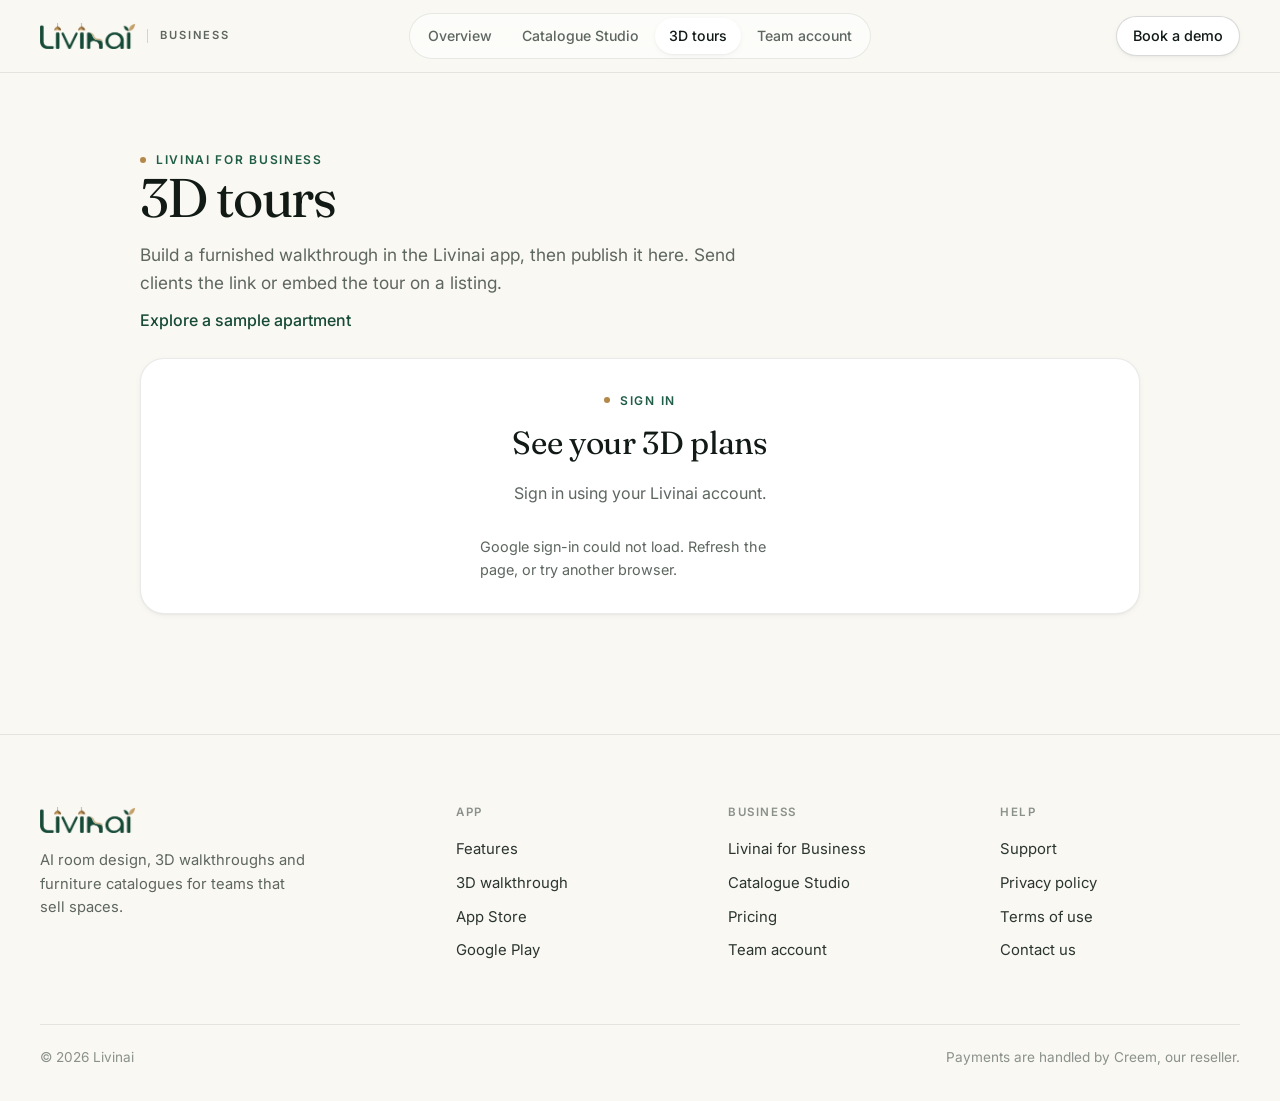
<file: business/tours/index.html>
<!doctype html>
<html lang="en">
<head>
<meta charset="utf-8">
<meta name="viewport" content="width=device-width, initial-scale=1">
<title>3D tours · Livinai for Business</title>
<meta name="description" content="Share your 3D walkthroughs as public links that anyone can open in a browser.">
<meta name="robots" content="noindex">
<meta name="theme-color" content="#FAF8F3">
<link rel="icon" href="/favicon.ico" sizes="any">
<link rel="icon" type="image/png" sizes="32x32" href="/favicon-32.png">
<link rel="apple-touch-icon" href="/apple-touch-icon.png">
<link rel="manifest" href="/site.webmanifest">
<link rel="preconnect" href="https://fonts.googleapis.com">
<link rel="preconnect" href="https://fonts.gstatic.com" crossorigin>
<link href="https://fonts.googleapis.com/css2?family=Fraunces:ital,opsz,wght@0,9..144,300..600;1,9..144,300..500&family=Inter:wght@400;500;600&display=swap" rel="stylesheet">
<link rel="stylesheet" href="/assets/site.css">
<style>
.brand span{font-size:.7rem;font-weight:600;letter-spacing:.16em;text-transform:uppercase;color:var(--muted);padding-left:12px;margin-left:12px;border-left:1px solid var(--line-2);line-height:1.2}
.acc{padding:clamp(40px,6vw,72px) 0 clamp(72px,10vw,120px)}
.acc-head{display:flex;flex-wrap:wrap;justify-content:space-between;align-items:flex-end;gap:16px;margin-bottom:28px}
.acc-head h1{font-size:clamp(2.2rem,4.6vw,3.4rem)}
.acc-head .who{font-size:.9rem;color:var(--muted);display:flex;gap:12px;align-items:center;flex-wrap:wrap}
.panel{padding:clamp(22px,3vw,32px)}
.panel + .panel{margin-top:16px}
.panel h2{font-family:var(--sans);font-size:1.15rem;font-weight:600;letter-spacing:-.01em;margin-bottom:6px}
.panel > p.sub{color:var(--muted);font-size:.95rem;margin-bottom:18px}
.center{max-width:520px;margin:0 auto;text-align:center;display:grid;gap:16px;justify-items:center}
.gbox{min-height:44px;display:flex;justify-content:center}
.f{display:grid;gap:6px;text-align:left}
.f label{font-size:.85rem;font-weight:500;color:var(--ink-2)}
.f input{height:46px;padding:0 14px;border-radius:12px;border:1px solid var(--line-2);background:#fff;font-size:1rem}
.f input:focus{outline:2px solid var(--gold-2);outline-offset:1px;border-color:var(--gold)}
.row{display:flex;flex-wrap:wrap;gap:10px;align-items:center}
.seg{justify-self:start;display:inline-flex;padding:4px;border-radius:999px;background:var(--bg-2);border:1px solid var(--line)}
.seg button{height:36px;padding:0 16px;border:0;border-radius:999px;background:transparent;font-weight:500;color:var(--muted);cursor:pointer}
.seg button[aria-pressed="true"]{background:#fff;color:var(--ink);box-shadow:var(--sh-1)}
.seg small{color:var(--green-3);font-weight:600;margin-left:6px}
.step{justify-self:start;display:inline-flex;align-items:center;border:1px solid var(--line-2);border-radius:999px;background:#fff;overflow:hidden}
.step button{width:42px;height:42px;border:0;background:transparent;font-size:1.2rem;cursor:pointer}
.step button:disabled{opacity:.35;cursor:not-allowed}
.step output{min-width:44px;text-align:center;font-weight:600;font-variant-numeric:tabular-nums}
.buy{display:grid;grid-template-columns:1.2fr .8fr;gap:24px;align-items:start}
.sum{padding:22px;border-radius:var(--r-md);background:var(--bg-2);border:1px solid var(--line);display:grid;gap:10px}
.sum .l{display:flex;justify-content:space-between;gap:12px;font-size:.95rem;color:var(--ink-2)}
.sum .tot{border-top:1px solid var(--line-2);padding-top:10px;font-weight:600;font-size:1.05rem}
.sum small{color:var(--muted);font-size:.82rem}
.ticks{display:grid;gap:8px;margin:0;padding:0;list-style:none}
.ticks li{display:flex;gap:10px;color:var(--ink-2);font-size:.95rem}
.ticks svg{width:20px;height:20px;flex:none;color:var(--green-3)}
@media (max-width:820px){ .buy{grid-template-columns:1fr} }
.tabs{display:flex;gap:4px;border-bottom:1px solid var(--line);margin-bottom:20px;overflow-x:auto}
.tabs button{height:44px;padding:0 16px;border:0;border-bottom:2px solid transparent;background:transparent;font-weight:500;color:var(--muted);cursor:pointer;white-space:nowrap}
.tabs button[aria-selected="true"]{color:var(--ink);border-bottom-color:var(--green)}
.kpis{display:grid;grid-template-columns:repeat(4,1fr);gap:12px}
.kpi{padding:18px;border-radius:var(--r-md);background:#fff;border:1px solid var(--line)}
.kpi b{display:block;font-family:var(--serif);font-weight:400;font-size:2rem;line-height:1.1}
.kpi span{font-size:.85rem;color:var(--muted)}
@media (max-width:820px){ .kpis{grid-template-columns:1fr 1fr} }
.badge{display:inline-flex;align-items:center;height:26px;padding:0 10px;border-radius:999px;font-size:.78rem;font-weight:600;background:var(--sage);color:var(--green)}
.badge.warn{background:var(--gold-3);color:#7a5524}
.badge.off{background:#f1e4e1;color:#8a3a2c}
.tbl{width:100%;border-collapse:collapse;font-size:.93rem}
.tbl th{text-align:left;font-size:.72rem;letter-spacing:.12em;text-transform:uppercase;color:var(--faint);font-weight:600;padding:10px 8px;border-bottom:1px solid var(--line)}
.tbl td{padding:12px 8px;border-bottom:1px solid var(--line);vertical-align:middle}
.tbl td.n,.tbl th.n{text-align:right;font-variant-numeric:tabular-nums}
.tbl-wrap{overflow-x:auto}
@media (max-width:600px){
  .tbl.stack thead{display:none}
  .tbl.stack tr{display:grid;grid-template-columns:1fr auto;gap:8px 12px;padding:14px 0;border-bottom:1px solid var(--line)}
  .tbl.stack td{border:0;padding:0}
  .tbl.stack td:first-child{grid-column:1/-1;font-weight:500;word-break:break-all}
  .tbl.stack td.n{grid-column:1/-1;text-align:left}
}
.mini{height:34px;padding:0 12px;border-radius:999px;border:1px solid var(--line-2);background:#fff;font-size:.85rem;cursor:pointer}
.mini:hover{border-color:rgba(17,26,21,.32)}
.mini.danger{color:#8a3a2c}
select.mini{padding:0 8px}
.inv{display:flex;gap:10px;flex-wrap:wrap;margin-bottom:16px}
.tabs{scrollbar-width:none}
.inv input{flex:1 1 240px;height:46px;padding:0 14px;border-radius:12px;border:1px solid var(--line-2);font-size:1rem}
.linkbox{display:flex;gap:8px;margin-top:12px;padding:12px;border-radius:12px;background:var(--sage)}
.linkbox input{flex:1;min-width:0;border:0;background:transparent;font-size:.88rem}
.logo-prev{display:grid;place-items:center;min-height:140px;padding:20px;border-radius:var(--r-md);border:1px dashed var(--line-2);background:#fff}
.logo-prev img{max-height:90px;width:auto}
.chart{width:100%;height:160px}
.chart rect.v{fill:var(--green-3)}
.chart rect.t{fill:var(--gold)}
.legend{display:flex;gap:16px;font-size:.82rem;color:var(--muted)}
.legend i{display:inline-block;width:10px;height:10px;border-radius:3px;margin-right:6px;vertical-align:-1px}
.note{padding:14px 16px;border-radius:12px;background:var(--gold-3);color:#5e4420;font-size:.92rem}
.note.ok{background:var(--sage);color:var(--green)}
.toast{position:fixed;left:50%;bottom:24px;transform:translateX(-50%) translateY(20px);opacity:0;pointer-events:none;z-index:60;max-width:calc(100% - 32px);padding:12px 18px;border-radius:12px;background:var(--ink);color:#fff;font-size:.92rem;transition:.3s var(--ease)}
.toast.on{opacity:1;transform:translateX(-50%)}
.spin{width:28px;height:28px;border-radius:50%;border:3px solid var(--sage-2);border-top-color:var(--green);animation:spin .8s linear infinite;margin:40px auto}
@keyframes spin{to{transform:rotate(360deg)}}
.tours{display:grid;grid-template-columns:repeat(2,minmax(0,1fr));gap:16px}
@media (max-width:760px){ .tours{grid-template-columns:1fr} }
.tour{display:grid;grid-template-columns:120px minmax(0,1fr);gap:16px;padding:16px;align-items:start}
.tour .th{width:120px;aspect-ratio:1;border-radius:12px;background:var(--bg-2) center/cover no-repeat;border:1px solid var(--line)}
.tour h3{font-size:1.05rem;margin-bottom:2px}
.tour .meta{font-size:.85rem;color:var(--muted);margin-bottom:12px}
.tour .acts{display:flex;flex-wrap:wrap;gap:8px}
.tour .linkbox{margin-top:10px}
.embed{width:100%;min-height:70px;margin-top:8px;padding:10px;border-radius:10px;border:1px solid var(--line-2);font:12px/1.4 ui-monospace,Menlo,Consolas,monospace;resize:vertical;background:#fff}
@media (max-width:420px){ .tour{grid-template-columns:1fr} .tour .th{width:100%;aspect-ratio:16/9} }
</style>
<link rel="stylesheet" href="/business/signin.css">
<link rel="stylesheet" href="/business/workspace.css">
</head>
<body>
<svg width="0" height="0" style="position:absolute" aria-hidden="true">
  <defs>
    <symbol id="i-arrow" viewBox="0 0 24 24" fill="none" stroke="currentColor" stroke-width="1.8" stroke-linecap="round" stroke-linejoin="round"><path d="M5 12h14M13 6l6 6-6 6"/></symbol>
    <symbol id="i-chev" viewBox="0 0 24 24" fill="none" stroke="currentColor" stroke-width="1.8" stroke-linecap="round" stroke-linejoin="round"><path d="m9 6 6 6-6 6"/></symbol>
    <symbol id="i-menu" viewBox="0 0 24 24" fill="none" stroke="currentColor" stroke-width="1.8" stroke-linecap="round"><path d="M4 8h16M4 16h16"/></symbol>
    <symbol id="i-check" viewBox="0 0 24 24" fill="none" stroke="currentColor" stroke-width="1.7" stroke-linecap="round" stroke-linejoin="round"><circle cx="12" cy="12" r="9.25" opacity=".28"/><path d="m8.2 12.4 2.5 2.4 5.1-5.3"/></symbol>
  </defs>
</svg>
<a class="skip" href="#main">Skip to content</a>

<header class="hdr solid">
  <div class="wrap hdr-in">
    <a class="brand" href="/" aria-label="Livinai home"><img src="/assets/img/wordmark.png" alt="Livinai" width="96" height="26"><span>Business</span></a>
    <nav class="nav" aria-label="Main">
      <a href="/business/">Overview</a>
      <a href="/business/#catalogue">Catalogue Studio</a>
      <a href="/business/tours/" aria-current="page">3D tours</a>
      <a href="/business/account/">Team account</a>
    </nav>
    <div class="hdr-cta">
      <a class="btn btn-secondary btn-sm" href="/business/#demo">Book a demo</a>
      <button class="menu-btn" id="menuBtn" type="button" aria-label="Open menu" aria-expanded="false" aria-controls="mnav"><svg><use href="#i-menu"/></svg></button>
    </div>
  </div>
  <nav class="mnav" id="mnav" aria-label="Mobile">
    <a href="/business/">Overview <svg><use href="#i-chev"/></svg></a>
    <a href="/business/#catalogue">Catalogue Studio <svg><use href="#i-chev"/></svg></a>
    <a href="/business/tours/" aria-current="page">3D tours <svg><use href="#i-chev"/></svg></a>
    <a href="/business/account/">Team account <svg><use href="#i-chev"/></svg></a>
    <a class="btn btn-secondary" href="/business/#demo">Book a demo</a>
  </nav>
</header>

<main id="main" class="acc">
  <div class="wrap" style="--wrap:1000px">
    <div class="acc-head">
      <div><span class="eyebrow">Livinai for Business</span><h1>3D tours</h1></div>
      <div class="who" id="who" hidden><span id="whoEmail"></span><button class="mini" id="signOut" type="button">Sign out</button></div>
    </div>
    <p class="lede" style="margin:-12px 0 12px">Build a furnished walkthrough in the Livinai app, then publish it here. Send clients the link or embed the tour on a listing.</p>
    <p style="margin:0 0 24px"><a class="link" href="/3d/?demo=apartment">Explore a sample apartment</a></p>
    <div id="view" aria-live="polite"><div class="spin" role="status" aria-label="Loading"></div></div>
  </div>
</main>

<footer class="ftr">
  <div class="wrap">
    <div class="ftr-grid">
      <div><img class="logo" src="/assets/img/wordmark.png" alt="Livinai" width="96" height="26"><p>AI room design, 3D walkthroughs and furniture catalogues for teams that sell spaces.</p></div>
      <div><h2>App</h2><ul class="clean"><li><a href="/#features">Features</a></li><li><a href="/#walkthrough">3D walkthrough</a></li><li><a href="https://apps.apple.com/app/id6800486898" rel="noopener">App Store</a></li><li><a href="https://play.google.com/store/apps/details?id=com.livinai.app" rel="noopener">Google Play</a></li></ul></div>
      <div><h2>Business</h2><ul class="clean"><li><a href="/business/">Livinai for Business</a></li><li><a href="/business/#catalogue">Catalogue Studio</a></li><li><a href="/business/#pricing">Pricing</a></li><li><a href="/business/account/">Team account</a></li></ul></div>
      <div><h2>Help</h2><ul class="clean"><li><a href="/support/">Support</a></li><li><a href="/privacy/">Privacy policy</a></li><li><a href="/terms/">Terms of use</a></li><li><a href="mailto:business@livinai.app">Contact us</a></li></ul></div>
    </div>
    <div class="ftr-bottom"><span>© <span data-year>2026</span> Livinai</span><span>Payments are handled by Creem, our reseller.</span></div>
  </div>
</footer>

<div class="toast" id="toast" role="status"></div>

<script src="/assets/site.js" defer></script>
<script src="/business/biz.js?v=catalogue-3"></script>
<script>
(() => {
  const $ = (s, r = document) => r.querySelector(s);
  const esc = (v) => String(v ?? '').replace(/[&<>"']/g, (c) => ({ '&': '&amp;', '<': '&lt;', '>': '&gt;', '"': '&quot;', "'": '&#39;' }[c]));
  const view = $('#view');
  const wt = (path, opts = {}) => Biz.call(path, { ...opts, base: '/api/walkthrough' });
  let toastT;
  function say(msg) { const t = $('#toast'); t.textContent = msg; t.classList.add('on'); clearTimeout(toastT); toastT = setTimeout(() => t.classList.remove('on'), 4200); }
  $('#signOut').addEventListener('click', () => { Biz.signOut(); load(); });
  const S = { plans: [], me: null, links: {} };
  function embedCode(url) {
    const link = new URL(url);
    link.searchParams.set('embed', '1');
    return `<iframe src="${esc(link.href)}" title="3D tour" width="100%" height="560" style="border:0;border-radius:16px" allow="fullscreen" allowfullscreen loading="lazy"></iframe>`;
  }

  function signIn() {
    $('#who').hidden = true;
    view.innerHTML = `<section class="card panel"><div class="center">
      <span class="eyebrow">Sign in</span>
      <h2 style="font-family:var(--serif);font-weight:400;font-size:2rem">See your 3D plans</h2>
      <p class="muted">Sign in using your Livinai account.</p>
      <div class="gbox" id="gBtn"></div></div></section>`;
    Biz.renderSignIn($('#gBtn'), () => load());
  }

  function card(p, canPublish) {
    const link = p.publicUrl;
    const meta = [p.roomCount ? `${p.roomCount} room${p.roomCount === 1 ? '' : 's'}` : '', p.areaMeters ? `${Math.round(p.areaMeters)} m²` : '', link ? `${p.publicViews || 0} view${p.publicViews === 1 ? '' : 's'}` : ''].filter(Boolean).join(' · ');
    let body;
    if (p.access !== 'owner') body = '<p class="muted" style="font-size:.9rem">Shared with you. Only the owner can make a public link.</p>';
    else if (!p.has3d) body = '<p class="note" style="font-size:.88rem">Open this plan in the Livinai app and finish building its 3D walkthrough. Then refresh this page to publish the tour.</p>';
    else if (!link) body = canPublish ? `<div class="acts"><button class="btn btn-primary btn-sm" data-on="${esc(p.id)}" type="button">Create public link</button></div>` : '<p class="muted">Choose Pro or Team to publish this tour.</p>';
    else body = `<span class="badge">Public</span>
      <div class="linkbox"><input readonly value="${esc(link)}" aria-label="Public link"><button class="mini" data-copy="${esc(link)}" type="button">Copy</button></div>
      <div class="acts" style="margin-top:10px"><a class="mini" style="display:inline-flex;align-items:center;text-decoration:none" href="${esc(link)}" target="_blank" rel="noopener">Open tour</a><button class="mini" data-embed="${esc(p.id)}" type="button">Embed on a website</button><button class="mini danger" data-off="${esc(p.id)}" type="button">Turn off</button></div>
      <div data-embedbox="${esc(p.id)}" hidden><textarea class="embed" readonly aria-label="Embed code">${esc(embedCode(link))}</textarea><button class="mini" data-copy="${esc(embedCode(link))}" type="button">Copy code</button></div>`;
    return `<article class="card tour"><div class="th" style="background-image:url('${esc(p.thumbnail || '')}')" role="img" aria-label=""></div>
      <div><h3>${esc(p.title)}</h3><p class="meta">${esc(meta) || '&nbsp;'}</p>${body}</div></article>`;
  }

  function render() {
    $('#who').hidden = false; $('#whoEmail').textContent = S.me?.user?.email || '';
    const pro = S.me?.user?.subscribed;
    view.innerHTML = `
      ${pro ? '' : '<p class="note" style="margin-bottom:16px">Public 3D tour links are part of Livinai Pro and the Team plan. <a href="/business/#pricing">See plans</a></p>'}
      ${S.plans.length ? `<div class="tours">${S.plans.map(p => card(p, pro)).join('')}</div>`
        : `<section class="card panel"><div class="center"><h2>No 3D plans yet</h2><p class="muted">Draw a floor plan, or upload a photo of one, in the Livinai app's 3D Walkthrough. It appears here.</p>
          <div class="row" style="justify-content:center"><a class="btn btn-secondary btn-sm" href="${Biz.stores.ios}" rel="noopener">App Store</a><a class="btn btn-secondary btn-sm" href="${Biz.stores.android}" rel="noopener">Google Play</a></div></div></section>`}`;
  }

  view.addEventListener('click', async (e) => {
    const b = e.target.closest('button'); if (!b) return;
    if (b.dataset.copy) { try { await navigator.clipboard.writeText(b.dataset.copy); say('Copied.'); } catch { say('Press Ctrl+C to copy.'); } return; }
    if (b.dataset.embed) { const box = view.querySelector(`[data-embedbox="${b.dataset.embed}"]`); box.hidden = !box.hidden; return; }
    const id = b.dataset.on || b.dataset.off; if (!id) return;
    b.disabled = true;
    try {
      if (b.dataset.on) {
        const r = await wt(`/plans/${id}/public`, { method: 'POST' });
        Object.assign(S.plans.find((p) => String(p.id) === id), r.plan, { publicUrl: r.url });
        say('Your public link is ready.');
      } else {
        if (!confirm('Turn off this link? Anyone who has it will no longer be able to open the tour.')) { b.disabled = false; return; }
        const r = await wt(`/plans/${id}/public`, { method: 'DELETE' });
        const p = S.plans.find((x) => String(x.id) === id); delete p.publicUrl; Object.assign(p, r.plan);
        say('Link turned off.');
      }
      render();
    } catch (err) { say(err.message); b.disabled = false; }
  });

  async function load() {
    if (!Biz.store.get('lvb_user')) return signIn();
    try {
      const [me, list] = await Promise.all([Biz.me(), wt('/plans')]);
      S.me = me; S.plans = list.plans || [];
      render();
    } catch (e) {
      if (e.status === 401) { Biz.signOut(); return signIn(); }
      view.innerHTML = `<p class="note">${esc(e.message)}</p>`;
    }
  }
  load();
})();
</script>
</body>
</html>
</file>
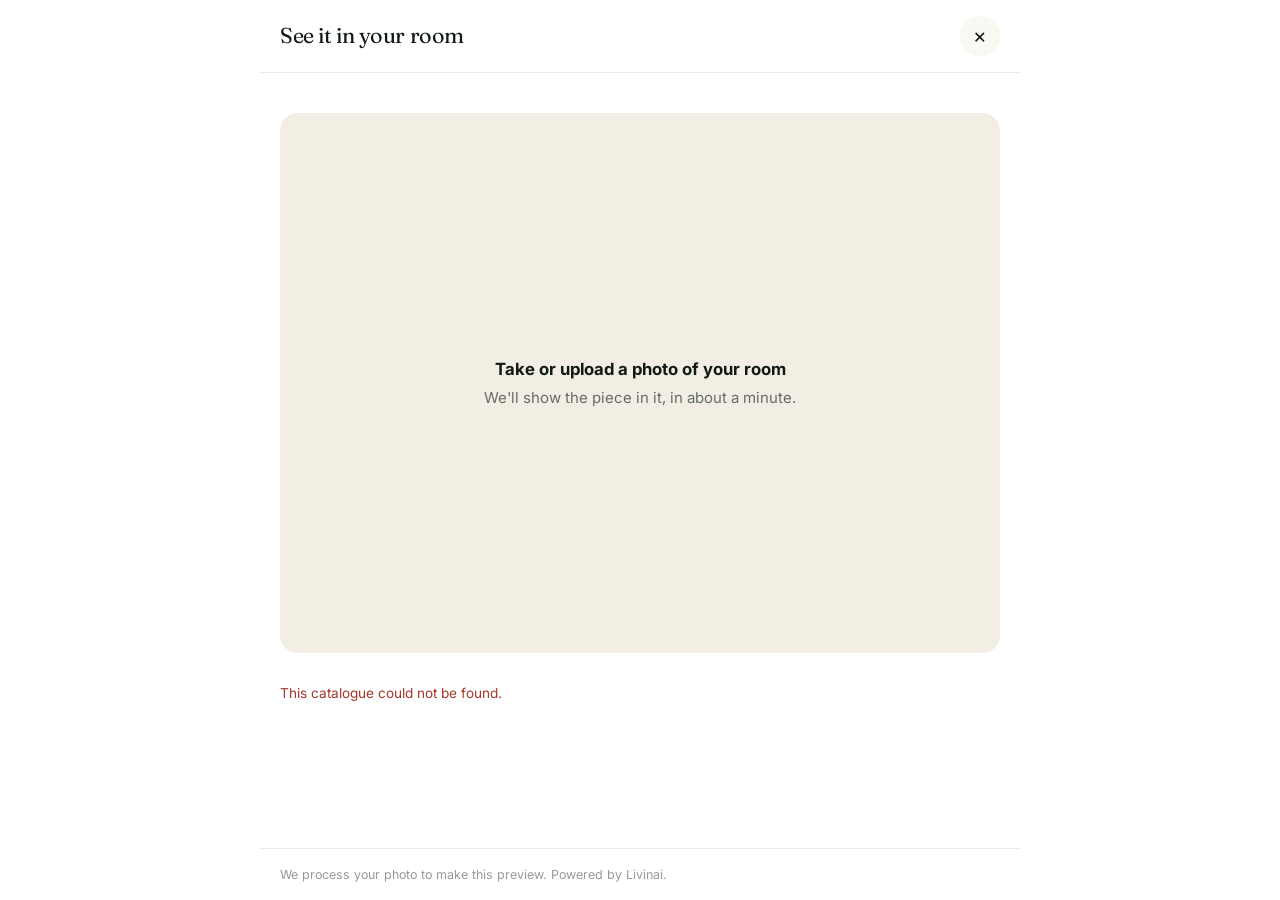
<file: business/try/index.html>
<!doctype html>
<html lang="en">
<head>
<meta charset="utf-8">
<meta name="viewport" content="width=device-width, initial-scale=1">
<title>See it in your room · Livinai</title>
<meta name="robots" content="noindex">
<link rel="icon" href="/favicon.ico" sizes="any">
<link rel="icon" type="image/png" sizes="32x32" href="/favicon-32.png">
<link rel="apple-touch-icon" href="/apple-touch-icon.png">
<link rel="preconnect" href="https://fonts.googleapis.com">
<link rel="preconnect" href="https://fonts.gstatic.com" crossorigin>
<link href="https://fonts.googleapis.com/css2?family=Fraunces:opsz,wght@9..144,400&family=Inter:wght@400;500;600&display=swap" rel="stylesheet">
<style>
:root{--bg:#faf8f3;--bg-2:#f3eee4;--bg-3:#ebe4d6;--ink:#111a15;--muted:#646d67;--faint:#949b95;--line:rgba(17,26,21,.09);--line-2:rgba(17,26,21,.16);--green:#164a37;--sage:#e8eee8;--sage-2:#d2dfd5;color-scheme:light}
[hidden]{display:none!important}
*{box-sizing:border-box}html,body{height:100%}body{margin:0;background:#fff;color:var(--ink);font:15px/1.55 "Inter",system-ui,sans-serif;-webkit-font-smoothing:antialiased}
button,input{font:inherit;color:inherit}img{display:block;max-width:100%}
.app{display:grid;grid-template-rows:auto minmax(0,1fr) auto;grid-template-columns:minmax(0,1fr);height:100%;max-width:760px;margin:0 auto}
header{display:flex;align-items:center;justify-content:space-between;gap:12px;padding:16px 20px;border-bottom:1px solid var(--line)}
header b{font-family:"Fraunces",Georgia,serif;font-weight:400;font-size:1.35rem;letter-spacing:-.02em;display:flex;align-items:center;gap:12px;min-width:0;flex-wrap:wrap}
header b img{max-height:30px;max-width:140px;width:auto}
.x{width:40px;height:40px;border-radius:50%;border:0;background:var(--bg);font-size:1.3rem;cursor:pointer;flex:none}
main{padding:clamp(12px,3vw,20px);display:grid;gap:16px;align-content:start;overflow:auto;grid-template-columns:minmax(0,1fr)}
.pick{display:flex;gap:8px;overflow-x:auto;padding-bottom:4px;scrollbar-width:thin}
.pick button{flex:none;width:84px;border-radius:12px;border:2px solid var(--line);background:var(--bg);padding:6px;cursor:pointer;display:grid;gap:4px;text-align:left}
.pick button img{width:100%;aspect-ratio:1;object-fit:contain}
.pick small{font-size:.68rem;color:var(--muted);white-space:nowrap;overflow:hidden;text-overflow:ellipsis}
.pick button[aria-pressed=true]{border-color:var(--green);background:var(--sage)}
.stage{position:relative;border-radius:18px;overflow:hidden;background:var(--bg-2);aspect-ratio:4/3;--pos:50%}
.stage img{position:absolute;inset:0;width:100%;height:100%;object-fit:cover}
.stage .before{clip-path:inset(0 calc(100% - var(--pos)) 0 0)}
.stage .line{position:absolute;top:0;bottom:0;left:var(--pos);width:2px;margin-left:-1px;background:#fff;box-shadow:0 0 16px rgba(0,0,0,.2);pointer-events:none}
.stage input{position:absolute;inset:0;width:100%;height:100%;opacity:0;cursor:ew-resize;margin:0}
.ph{position:absolute;inset:0;display:grid;place-items:center;text-align:center;padding:24px;color:var(--muted)}
.ph b{display:block;color:var(--ink);font-size:1.05rem;margin-bottom:4px}
.spin{width:34px;height:34px;border-radius:50%;border:3px solid var(--sage-2);border-top-color:var(--green);animation:spin .8s linear infinite;margin:0 auto 12px}
@keyframes spin{to{transform:rotate(360deg)}}
.load{background:rgba(250,248,243,.88);backdrop-filter:blur(6px)}
.lbl{position:absolute;top:10px;padding:3px 9px;border-radius:999px;background:rgba(17,26,21,.55);color:#fff;font-size:.66rem;font-weight:600;letter-spacing:.08em;text-transform:uppercase;pointer-events:none}
.lbl.l{left:10px}.lbl.r{right:10px;max-width:calc(100% - 85px);overflow:hidden;text-overflow:ellipsis;white-space:nowrap;background:rgba(22,74,55,.85)}
footer{padding:16px 20px;border-top:1px solid var(--line);display:flex;gap:10px;align-items:center;justify-content:space-between;flex-wrap:wrap}
.btn{display:inline-flex;align-items:center;justify-content:center;gap:8px;height:46px;padding:0 20px;border-radius:999px;border:1px solid var(--line-2);background:#fff;font-weight:500;cursor:pointer;text-decoration:none}
.btn.p{background:var(--green);border-color:var(--green);color:#fff}
.btn:disabled{opacity:.55;cursor:not-allowed}
small.note{color:var(--faint);font-size:.78rem}
.err{color:#a2372c;font-size:.85rem;overflow-wrap:anywhere}
@media(max-width:420px){header,footer{padding:12px}.ph{padding:12px}footer .btn{width:100%}}
</style>
</head>
<body>
<div class="app">
  <header><b>See it in your room</b><button class="x" id="close" aria-label="Close">×</button></header>
  <main>
    <div class="pick" id="pick" role="group" aria-label="Choose a piece"></div>
    <div class="stage" id="stage">
      <div class="ph" id="ph"><div><b>Take or upload a photo of your room</b>We'll show the piece in it, in about a minute.</div></div>
    </div>
    <p class="err" id="err" role="alert" hidden></p>
  </main>
  <footer>
    <small class="note">We process your photo to make this preview.<span id="powered"> Powered by Livinai.</span></small>
    <button class="btn p" id="upBtn" type="button" disabled>Upload a room photo</button>
    <input type="file" accept="image/jpeg,image/png,image/webp" id="file" hidden>
  </footer>
</div>
<script src="../biz.js?v=team-4"></script>
<script>
(async () => {
  const $ = s => document.querySelector(s);
  const esc = s => String(s ?? '').replace(/[&<>"]/g, c => ({ '&': '&amp;', '<': '&lt;', '>': '&gt;', '"': '&quot;' }[c]));
  const qs = new URLSearchParams(location.search), cid = qs.get('c');
  const err = m => { $('#err').textContent = m; $('#err').hidden = !m; };
  const close = () => { if (parent !== window) parent.postMessage('livinai-try-close', '*'); else location.href = cid ? '../c/?id=' + encodeURIComponent(cid) : '../'; };
  $('#close').onclick = close;
  addEventListener('keydown', event => { if (event.key === 'Escape') close(); });
  let cat, cur, busy = false;
  try {
    if (!cid) throw Object.assign(new Error('This room preview link is incomplete.'), { status: 404 });
    cat = (await Biz.call('/catalogues/' + encodeURIComponent(cid) + '?count=0', { auth: false })).catalogue;
  }
  catch (e) { err(e.status === 404 ? 'This catalogue could not be found.' : e.message); $('#upBtn').hidden = true; return; }
  if (/^#[0-9a-f]{6}$/i.test(cat.brandColor || '')) document.documentElement.style.setProperty('--green', cat.brandColor);
  if (cat.hideBranding) $('#powered').hidden = true;
  if (cat.logoUrl) { const im = new Image(); im.src = cat.logoUrl; im.alt = cat.brand || ''; $('header b').prepend(im); }
  if (!cat.products.length || !cat.tryonEnabled) {
    $('#ph').innerHTML = '<div><b>Room previews are unavailable</b>Check the catalogue for available products.</div>';
    $('#upBtn').hidden = true;
    return;
  }
  cur = cat.products.find(p => p.id === qs.get('p')) || cat.products[0];
  const renderPick = () => {
    $('#pick').innerHTML = cat.products.map(p => `<button data-id="${esc(p.id)}" aria-pressed="${p === cur}" title="${esc(p.name)}"><img src="${esc(p.cutoutUrl)}" alt=""><small>${esc(p.name)}</small></button>`).join('');
  };
  renderPick();
  $('#pick').onclick = e => {
    const button = e.target.closest('button');
    if (busy || !button) return;
    cur = cat.products.find(p => p.id === button.dataset.id);
    for (const item of $('#pick').children) item.setAttribute('aria-pressed', item === button);
  };
  $('#upBtn').onclick = () => $('#file').click();
  $('#upBtn').disabled = false;
  $('#file').onchange = async () => {
    const f = $('#file').files[0]; $('#file').value = ''; if (!f || busy) return;
    const product = cur;
    err('');
    const st = $('#stage');
    busy = true;
    $('#upBtn').disabled = true;
    for (const button of $('#pick').children) button.disabled = true;
    st.setAttribute('aria-busy', 'true');
    try {
      const roomImage = await Biz.fileToDataUrl(f, { maxSide: 1600 });
      st.innerHTML = `<img src="${roomImage}" alt="Your room"><div class="ph load" role="status"><div><div class="spin"></div><b>Placing ${esc(product.name)}</b>This usually takes about a minute.</div></div>`;
      const d = await Biz.call(`/catalogues/${encodeURIComponent(cat.id)}/tryon`, { method: 'POST', body: { productId: product.id, roomImage }, auth: false });
      st.style.setProperty('--pos', '50%');
      st.innerHTML = `<img class="after" src="${esc(d.imageUrl)}" alt="Your room with ${esc(product.name)}"><img class="before" src="${esc(d.beforeUrl)}" alt="Original room"><span class="lbl l">Before</span><span class="lbl r">With ${esc(product.name)}</span><div class="line"></div><input type="range" min="0" max="100" value="50" aria-label="Compare before and after">`;
      const r = st.querySelector('input'); r.oninput = () => st.style.setProperty('--pos', r.value + '%');
      $('#upBtn').firstChild.textContent = 'Try another photo';
    } catch (e) {
      st.innerHTML = '<div class="ph"><div><b>Choose a room photo to try again</b></div></div>';
      err(e.message);
    } finally {
      busy = false;
      st.removeAttribute('aria-busy');
      $('#upBtn').disabled = false;
      for (const button of $('#pick').children) button.disabled = false;
    }
  };
})();
</script>
</body>
</html>
</file>
<file: assets/site.css>
/* Livinai website: shared design system.
   Same tokens, type and components as /business/, so every page looks like one product. */

/* ── tokens ── */
:root{
  --bg:#faf8f3; --bg-2:#f3eee4; --bg-3:#ebe4d6; --surface:#fff;
  --ink:#111a15; --ink-2:#2b3530; --muted:#5d665f; --faint:#8a918b;
  --line:rgba(17,26,21,.09); --line-2:rgba(17,26,21,.16);
  --green:#164a37; --green-2:#1f5d46; --green-3:#2f7659; --deep:#0e2b21;
  --sage:#e8eee8; --sage-2:#d2dfd5;
  --gold:#b4874a; --gold-2:#dcc092; --gold-3:#f4e9d6;
  --r-xl:32px; --r-lg:24px; --r-md:16px; --r-sm:10px;
  --sh-1:0 1px 2px rgba(17,26,21,.04),0 2px 8px -2px rgba(17,26,21,.06);
  --sh-2:0 1px 2px rgba(17,26,21,.04),0 16px 40px -16px rgba(17,26,21,.20);
  --sh-3:0 2px 6px rgba(17,26,21,.04),0 40px 80px -32px rgba(17,26,21,.34);
  --serif:"Fraunces",Georgia,"Times New Roman",serif;
  --sans:"Inter",ui-sans-serif,system-ui,-apple-system,"Segoe UI",sans-serif;
  --ease:cubic-bezier(.22,.7,.2,1);
  --wrap:1200px; --hdr:72px;
  color-scheme:light;
}

/* ── base ── */
*,*::before,*::after{box-sizing:border-box}
html{scroll-behavior:smooth;-webkit-text-size-adjust:100%;scroll-padding-top:calc(var(--hdr) + 16px)}
body{margin:0;min-width:320px;background:var(--bg);color:var(--ink);font:16px/1.6 var(--sans);-webkit-font-smoothing:antialiased;-moz-osx-font-smoothing:grayscale;overflow-x:hidden}
::selection{background:var(--gold-2);color:var(--ink)}
img,svg{display:block;max-width:100%}
a{color:inherit}
button{font:inherit;color:inherit}
:focus-visible{outline:2px solid var(--gold);outline-offset:3px;border-radius:8px}
.wrap{width:min(var(--wrap),calc(100% - 40px));margin-inline:auto}
.wrap.narrow{--wrap:820px}
.skip{position:fixed;left:12px;top:12px;z-index:100;background:var(--ink);color:#fff;padding:10px 14px;border-radius:10px;text-decoration:none;clip-path:inset(50%)}
.skip:focus{clip-path:none}
ul.clean{list-style:none;margin:0;padding:0}
[hidden]{display:none!important}
.sr{position:absolute;width:1px;height:1px;overflow:hidden;clip:rect(0 0 0 0);white-space:nowrap}

/* ── type ── */
h1,h2,h3,h4{margin:0;font-weight:500;letter-spacing:-.015em;line-height:1.1;text-wrap:balance;color:var(--ink)}
h1,h2{font-family:var(--serif);font-weight:400;letter-spacing:-.03em}
h1{font-size:clamp(2.6rem,6.2vw,5.25rem);line-height:1}
h2{font-size:clamp(2rem,4vw,3.3rem);line-height:1.04}
h3{font-size:1.125rem;font-weight:600;line-height:1.3;letter-spacing:-.01em}
p{margin:0;text-wrap:pretty}
em.accent{font-style:italic;font-weight:300;color:var(--green-2)}
.lede{font-size:clamp(1.05rem,1.35vw,1.2rem);line-height:1.6;color:var(--muted);max-width:56ch}
.eyebrow{display:inline-flex;align-items:center;gap:10px;font-size:.75rem;font-weight:600;letter-spacing:.14em;text-transform:uppercase;color:var(--green-2)}
.eyebrow::before{content:"";width:6px;height:6px;border-radius:50%;background:var(--gold)}
.muted{color:var(--muted)}

/* ── sections ── */
.sec{padding:clamp(72px,10vw,128px) 0}
.sec.tint{background:var(--bg-2);border-block:1px solid var(--line)}
.sec-head{display:grid;gap:18px;justify-items:start;max-width:760px;margin-bottom:clamp(36px,5vw,56px)}
.sec-head.center{justify-items:center;text-align:center;margin-inline:auto}
.sec-head.center .lede{margin-inline:auto}

/* ── buttons ── */
.btn{--h:48px;display:inline-flex;align-items:center;justify-content:center;gap:10px;height:var(--h);padding:0 22px;border-radius:999px;border:1px solid transparent;font-weight:500;font-size:.95rem;text-decoration:none;cursor:pointer;white-space:nowrap;transition:background .25s var(--ease),border-color .25s,color .25s,transform .2s var(--ease)}
.btn svg{width:16px;height:16px;flex:none;transition:transform .25s var(--ease)}
.btn:hover svg.arr{transform:translateX(3px)}
.btn:active{transform:scale(.98)}
.btn:disabled,.btn[aria-disabled="true"]{opacity:.45;cursor:not-allowed;transform:none;box-shadow:none}
.btn-primary{background:var(--green);color:#fff;box-shadow:inset 0 1px 0 rgba(255,255,255,.12),0 8px 20px -10px rgba(14,43,33,.6)}
.btn-primary:hover{background:var(--green-2)}
.btn-secondary{background:var(--surface);border-color:var(--line-2);color:var(--ink);box-shadow:var(--sh-1)}
.btn-secondary:hover{border-color:rgba(17,26,21,.32)}
.btn-light{background:#fff;color:var(--deep)}
.btn-light:hover{background:var(--gold-3)}
.btn-ghost-d{border-color:rgba(255,255,255,.28);color:#fff}
.btn-ghost-d:hover{background:rgba(255,255,255,.08)}
.btn-sm{--h:40px;padding:0 16px;font-size:.9rem}
.link{display:inline-flex;align-items:center;gap:6px;font-weight:500;color:var(--green);text-decoration:none}
.link:hover{text-decoration:underline;text-underline-offset:.2em}
.link svg{width:15px;height:15px}

/* store badges */
.stores{display:flex;flex-wrap:wrap;gap:10px}
.store{display:inline-flex;align-items:center;gap:10px;height:52px;padding:0 18px 0 14px;border-radius:14px;background:var(--ink);color:#fff;text-decoration:none;transition:background .2s,transform .2s var(--ease)}
.store:hover{background:#000}
.store:active{transform:scale(.98)}
.store svg{width:22px;height:22px}
.store small{display:block;font-size:.64rem;opacity:.75;line-height:1.1}
.store b{display:block;font-size:1rem;line-height:1.15;font-weight:600}
.store.light{background:#fff;color:var(--ink)}
.store.light:hover{background:var(--gold-3)}

/* ── header ── */
.hdr{position:sticky;top:0;z-index:50;border-bottom:1px solid transparent;transition:background .3s,border-color .3s}
.hdr.scrolled,.hdr.solid{background:rgba(250,248,243,.86);backdrop-filter:saturate(1.6) blur(16px);-webkit-backdrop-filter:saturate(1.6) blur(16px);border-color:var(--line)}
.hdr-in{display:grid;grid-template-columns:1fr auto 1fr;align-items:center;gap:20px;height:var(--hdr)}
.brand{display:flex;align-items:center;justify-self:start;text-decoration:none}
.brand img{height:26px;width:auto}
.nav{display:flex;align-items:center;gap:2px;padding:4px;border-radius:999px;background:rgba(255,255,255,.55);border:1px solid var(--line)}
.nav a{padding:7px 14px;border-radius:999px;text-decoration:none;font-size:.88rem;font-weight:500;color:var(--muted);white-space:nowrap;transition:color .2s,background .2s}
.nav a:hover{color:var(--ink)}
.nav a[aria-current="page"]{color:var(--ink);background:#fff;box-shadow:var(--sh-1)}
.hdr-cta{display:flex;align-items:center;gap:8px;justify-self:end}
.hdr-cta .plain{padding:8px 12px;font-size:.9rem;font-weight:500;color:var(--ink-2);text-decoration:none;border-radius:999px}
.hdr-cta .plain:hover{background:rgba(17,26,21,.05)}
.menu-btn{display:none;width:44px;height:44px;border-radius:12px;border:1px solid var(--line-2);background:#fff;align-items:center;justify-content:center;cursor:pointer}
.menu-btn svg{width:18px;height:18px}
.mnav{display:none}
@media (max-width:1000px){ .hdr-cta .plain{display:none} }
@media (max-width:880px){
  .hdr-in{grid-template-columns:1fr auto}
  .nav{display:none}
  .menu-btn{display:inline-flex}
  .hdr-cta .btn{display:none}
  .mnav{position:fixed;inset:var(--hdr) 0 auto;display:grid;padding:8px 20px 24px;background:var(--bg);border-bottom:1px solid var(--line);box-shadow:var(--sh-2);opacity:0;transform:translateY(-8px);pointer-events:none;transition:.25s var(--ease)}
  .mnav.open{opacity:1;transform:none;pointer-events:auto}
  .mnav a:not(.btn){display:flex;justify-content:space-between;align-items:center;padding:15px 4px;border-bottom:1px solid var(--line);text-decoration:none;font-weight:500}
  .mnav a[aria-current="page"]{color:var(--green)}
  .mnav a svg{width:16px;height:16px;color:var(--faint)}
  .mnav .btn{margin-top:16px}
}

/* ── page intro (inner pages) ── */
.intro{position:relative;padding:clamp(56px,8vw,96px) 0 clamp(36px,5vw,56px);overflow:hidden}
.intro .wrap{display:grid;gap:18px;justify-items:start}
.intro .meta{font-size:.88rem;font-weight:500;color:var(--faint)}
.glow{position:absolute;inset:0;pointer-events:none;overflow:hidden}
.glow i{position:absolute;border-radius:50%}
.glow i:nth-child(1){width:760px;height:760px;left:50%;top:-380px;transform:translateX(-50%);background:radial-gradient(closest-side,rgba(220,192,146,.34),transparent 72%)}
.glow i:nth-child(2){width:600px;height:600px;left:-260px;top:240px;background:radial-gradient(closest-side,rgba(47,118,89,.12),transparent 72%)}
.glow i:nth-child(3){width:600px;height:600px;right:-260px;top:380px;background:radial-gradient(closest-side,rgba(220,192,146,.22),transparent 72%)}

/* ── cards ── */
.card{background:var(--surface);border:1px solid var(--line);border-radius:var(--r-lg);box-shadow:var(--sh-1)}
.grid-3{display:grid;grid-template-columns:repeat(3,1fr);gap:16px}
.grid-2{display:grid;grid-template-columns:repeat(2,1fr);gap:16px}
@media (max-width:900px){ .grid-3{grid-template-columns:1fr} }
@media (max-width:720px){ .grid-2{grid-template-columns:1fr} }
.ic{width:44px;height:44px;border-radius:12px;display:grid;place-items:center;background:var(--sage);color:var(--green)}
.ic svg{width:22px;height:22px}
.ic.gold{background:var(--gold-3);color:#8a6430}

/* ── before / after slider ── */
.ba{position:relative;aspect-ratio:1080/564;border-radius:calc(var(--r-xl) - 8px);overflow:hidden;background:var(--bg-3);user-select:none;-webkit-user-select:none;touch-action:pan-y;--pos:50%}
.ba img{position:absolute;inset:0;width:100%;height:100%;object-fit:cover}
.ba .before{clip-path:inset(0 calc(100% - var(--pos)) 0 0)}
.ba .line{position:absolute;top:0;bottom:0;left:var(--pos);width:2px;margin-left:-1px;background:rgba(255,255,255,.95);box-shadow:0 0 24px rgba(0,0,0,.18);pointer-events:none}
.ba .knob{position:absolute;top:50%;left:var(--pos);width:48px;height:48px;transform:translate(-50%,-50%);border-radius:50%;background:rgba(255,255,255,.96);display:grid;place-items:center;box-shadow:0 8px 24px rgba(0,0,0,.22);color:var(--green);pointer-events:none}
.ba .knob svg{width:20px;height:20px}
.ba input{position:absolute;inset:0;width:100%;height:100%;opacity:0;cursor:ew-resize;margin:0}
.ba .lbl{position:absolute;top:16px;height:28px;display:flex;align-items:center;padding:0 11px;border-radius:999px;font-size:.7rem;font-weight:600;letter-spacing:.1em;text-transform:uppercase;background:rgba(17,26,21,.5);color:#fff;backdrop-filter:blur(8px);-webkit-backdrop-filter:blur(8px);pointer-events:none}
.ba .lbl.l{left:16px}.ba .lbl.r{right:16px;background:rgba(22,74,55,.82)}
.stage{position:relative;padding:8px;border-radius:var(--r-xl);background:rgba(255,255,255,.7);border:1px solid var(--line);box-shadow:var(--sh-3)}
.switch{position:absolute;left:50%;bottom:20px;transform:translateX(-50%);z-index:2;display:flex;gap:2px;padding:4px;border-radius:999px;background:rgba(255,255,255,.86);backdrop-filter:blur(14px);-webkit-backdrop-filter:blur(14px);box-shadow:0 8px 24px -8px rgba(0,0,0,.3)}
.switch button{height:34px;padding:0 14px;border:0;border-radius:999px;background:transparent;font-size:.84rem;font-weight:500;color:var(--muted);cursor:pointer;white-space:nowrap}
.switch button:hover{color:var(--ink)}
.switch button[aria-pressed="true"]{background:var(--ink);color:#fff}
@media (max-width:640px){
  .stage{padding:5px;border-radius:22px}
  .ba{border-radius:18px;aspect-ratio:4/3}
  .switch{bottom:12px}.switch button{height:30px;padding:0 10px;font-size:.78rem}
  .ba .lbl{top:10px;height:24px;font-size:.64rem}.ba .lbl.l{left:10px}.ba .lbl.r{right:10px}
}

/* ── FAQ ── */
.faq details{border-top:1px solid var(--line)}
.faq details:last-child{border-bottom:1px solid var(--line)}
.faq summary{list-style:none;cursor:pointer;padding:22px 0;display:flex;justify-content:space-between;align-items:center;gap:20px;font-weight:500;font-size:1.05rem;letter-spacing:-.01em}
.faq summary:hover{color:var(--green)}
.faq summary::-webkit-details-marker{display:none}
.faq .pm{position:relative;width:30px;height:30px;border-radius:50%;border:1px solid var(--line-2);flex:none;transition:background .25s,border-color .25s,color .25s}
.faq .pm::before,.faq .pm::after{content:"";position:absolute;left:50%;top:50%;width:10px;height:1.5px;background:currentColor;transform:translate(-50%,-50%)}
.faq .pm::after{transform:translate(-50%,-50%) rotate(90deg);transition:transform .3s var(--ease)}
.faq details[open] .pm{background:var(--ink);border-color:var(--ink);color:#fff}
.faq details[open] .pm::after{transform:translate(-50%,-50%) rotate(0)}
.faq .ans{padding:0 48px 22px 0;color:var(--muted)}
.faq .ans p + p{margin-top:10px}
.faq .ans a{color:var(--green)}
.faq .ans strong{color:var(--ink-2);font-weight:600}

/* ── dark band ── */
.band{position:relative;overflow:hidden;border-radius:var(--r-xl);background:var(--deep);color:#fff;padding:clamp(40px,6vw,72px)}
.band::before{content:"";position:absolute;width:640px;height:640px;right:-220px;top:-260px;border-radius:50%;background:radial-gradient(closest-side,rgba(220,192,146,.22),transparent 72%);pointer-events:none}
.band h2{color:#fff}
.band p{color:rgba(255,255,255,.72)}
.band .eyebrow{color:var(--gold-2)}

/* ── footer ── */
.ftr{padding:72px 0 32px;border-top:1px solid var(--line)}
.ftr-grid{display:grid;grid-template-columns:1.6fr 1fr 1fr 1fr;gap:32px}
.ftr .logo{height:26px;width:auto;margin-bottom:16px}
.ftr p{color:var(--muted);font-size:.92rem;max-width:32ch}
.ftr h2{font-family:var(--sans);font-size:.72rem;letter-spacing:.14em;text-transform:uppercase;color:var(--faint);font-weight:600;margin-bottom:14px}
.ftr ul a{display:inline-block;padding:5px 0;color:var(--ink-2);text-decoration:none;font-size:.93rem}
.ftr ul a:hover{color:var(--green)}
.ftr-bottom{display:flex;justify-content:space-between;gap:16px;flex-wrap:wrap;margin-top:56px;padding-top:22px;border-top:1px solid var(--line);font-size:.85rem;color:var(--faint)}
@media (max-width:800px){ .ftr-grid{grid-template-columns:1fr 1fr} .ftr-grid > div:first-child{grid-column:1/-1} }

/* ── document pages (privacy) ── */
.doc{display:grid;grid-template-columns:220px minmax(0,1fr);gap:clamp(32px,5vw,72px);padding-bottom:clamp(72px,10vw,120px)}
.toc{position:sticky;top:calc(var(--hdr) + 24px);align-self:start;display:grid;gap:2px;padding:18px;border-radius:var(--r-md);background:var(--surface);border:1px solid var(--line)}
.toc strong{font-size:.7rem;font-weight:600;letter-spacing:.14em;text-transform:uppercase;color:var(--faint);margin-bottom:8px}
.toc a{padding:6px 10px;border-radius:8px;color:var(--muted);text-decoration:none;font-size:.88rem}
.toc a:hover{background:var(--bg-2);color:var(--ink)}
.toc a.on{background:var(--sage);color:var(--green);font-weight:500}
.prose{max-width:720px}
.prose section{padding:32px 0;border-top:1px solid var(--line)}
.prose section:first-child{border-top:0;padding-top:0}
.prose h2{font-size:clamp(1.5rem,2.4vw,1.9rem);margin-bottom:14px}
.prose p,.prose li,.prose dd{color:var(--muted);line-height:1.75}
.prose p + p{margin-top:12px}
.prose ul{margin:12px 0;padding-left:1.2rem}
.prose li{margin:8px 0}
.prose strong{color:var(--ink-2);font-weight:600}
.prose a{color:var(--green)}
.dl{display:grid;grid-template-columns:140px 1fr;gap:14px 24px;margin:0}
.dl dt{font-weight:600;color:var(--ink)}
.dl dd{margin:0}
@media (max-width:880px){
  .doc{grid-template-columns:1fr}
  .toc{position:static;grid-template-columns:1fr 1fr}
  .toc strong{grid-column:1/-1}
}
@media (max-width:520px){ .toc{grid-template-columns:1fr} .dl{grid-template-columns:1fr;gap:2px} .dl dd{margin-bottom:12px} }

/* ── motion & print ── */
.js-reveal .reveal{opacity:0;transform:translateY(16px);transition:opacity .7s var(--ease),transform .7s var(--ease)}
.js-reveal .reveal.in{opacity:1;transform:none}
@media (prefers-reduced-motion:reduce){
  html{scroll-behavior:auto}
  *,*::before,*::after{animation:none!important;transition:none!important}
  .reveal{opacity:1;transform:none}
}
@media print{ .hdr,.mnav,.toc,.ftr,.skip{display:none} body{background:#fff} .doc{display:block} }
</file>
<file: business/signin.css>
.biz-signin{display:grid;gap:12px;width:min(100%,320px);margin:auto;color:var(--ink);text-align:left}
.biz-signin-status{margin:0;color:var(--muted);font-size:.9rem}
.biz-signin-status:empty{display:none}
.biz-signin summary{cursor:pointer;color:var(--green);font-weight:600;font-size:.9rem}
.biz-signin form,.biz-signin label{display:grid;gap:8px}
.biz-signin form{margin-top:12px;gap:12px}
.biz-signin label{font-size:.875rem;font-weight:500}
.biz-signin input{width:100%;min-height:44px;padding:8px 11px;border:1px solid var(--line-2);border-radius:8px;background:var(--surface,#fff);color:var(--ink);font:inherit}
.biz-signin button{justify-self:start}
</file>
<file: business/workspace.css>
.wrap{width:min(var(--wrap),calc(100% - 2 * clamp(14px,3vw,32px)))}
.acc :is(.card,.panel,.center,.buy,.sum,.kpi,.tbl-wrap,.tours,.tour,.f,.inv,.linkbox){min-width:0}
.acc :is(h1,h2,h3,p,.who,.tour .meta,.tbl td){overflow-wrap:anywhere}
.acc .gbox{width:100%}
.acc :is(.f,.inv) input{width:100%;min-width:0}
.acc .buy{grid-template-columns:minmax(0,1.2fr) minmax(0,.8fr)}
.acc .sum .l{align-items:baseline}
.acc .sum .l > :last-child{text-align:right}
.acc .kpis{grid-template-columns:repeat(4,minmax(0,1fr))}
.acc .plan-kpis{grid-template-columns:repeat(3,minmax(0,1fr))}
.acc .panel .btn{max-width:100%;height:auto;min-height:44px;white-space:normal;text-align:center;padding-block:8px}
.acc .tabs{scrollbar-width:thin}
.acc .tbl-wrap{overscroll-behavior-inline:contain}
.acc .legend{flex-wrap:wrap}
.acc .sign-in-panel{max-width:620px;margin-inline:auto}
.acc .billing-notice{margin:0 0 16px}
@media(max-width:820px){
  .acc .buy{grid-template-columns:minmax(0,1fr)}
  .acc .kpis{grid-template-columns:repeat(2,minmax(0,1fr))}
}
@media(max-width:440px){
  .acc .panel{padding:16px}
  .acc .sum,.acc .kpi{padding:12px}
  .acc .kpis{gap:8px}
  .acc .tabs button{padding-inline:10px}
  .acc .seg button{padding-inline:10px}
}
</file>
